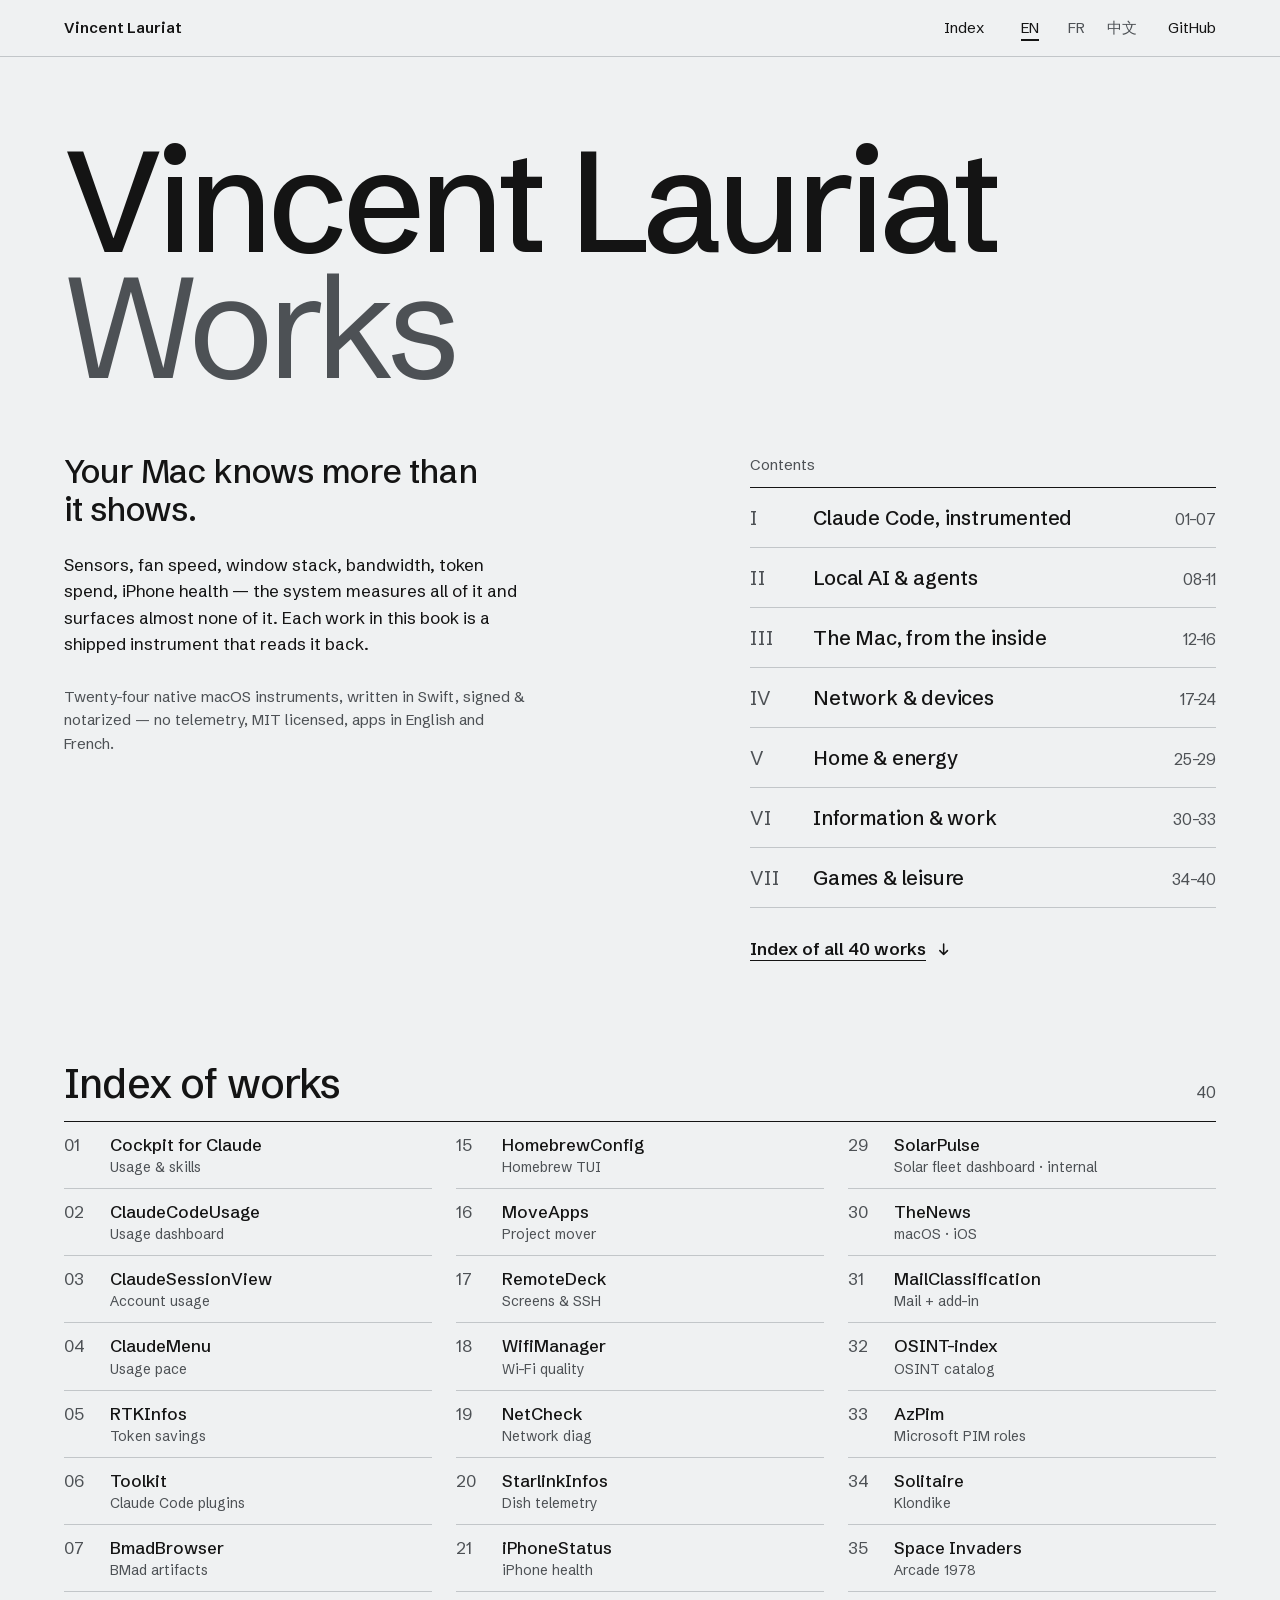
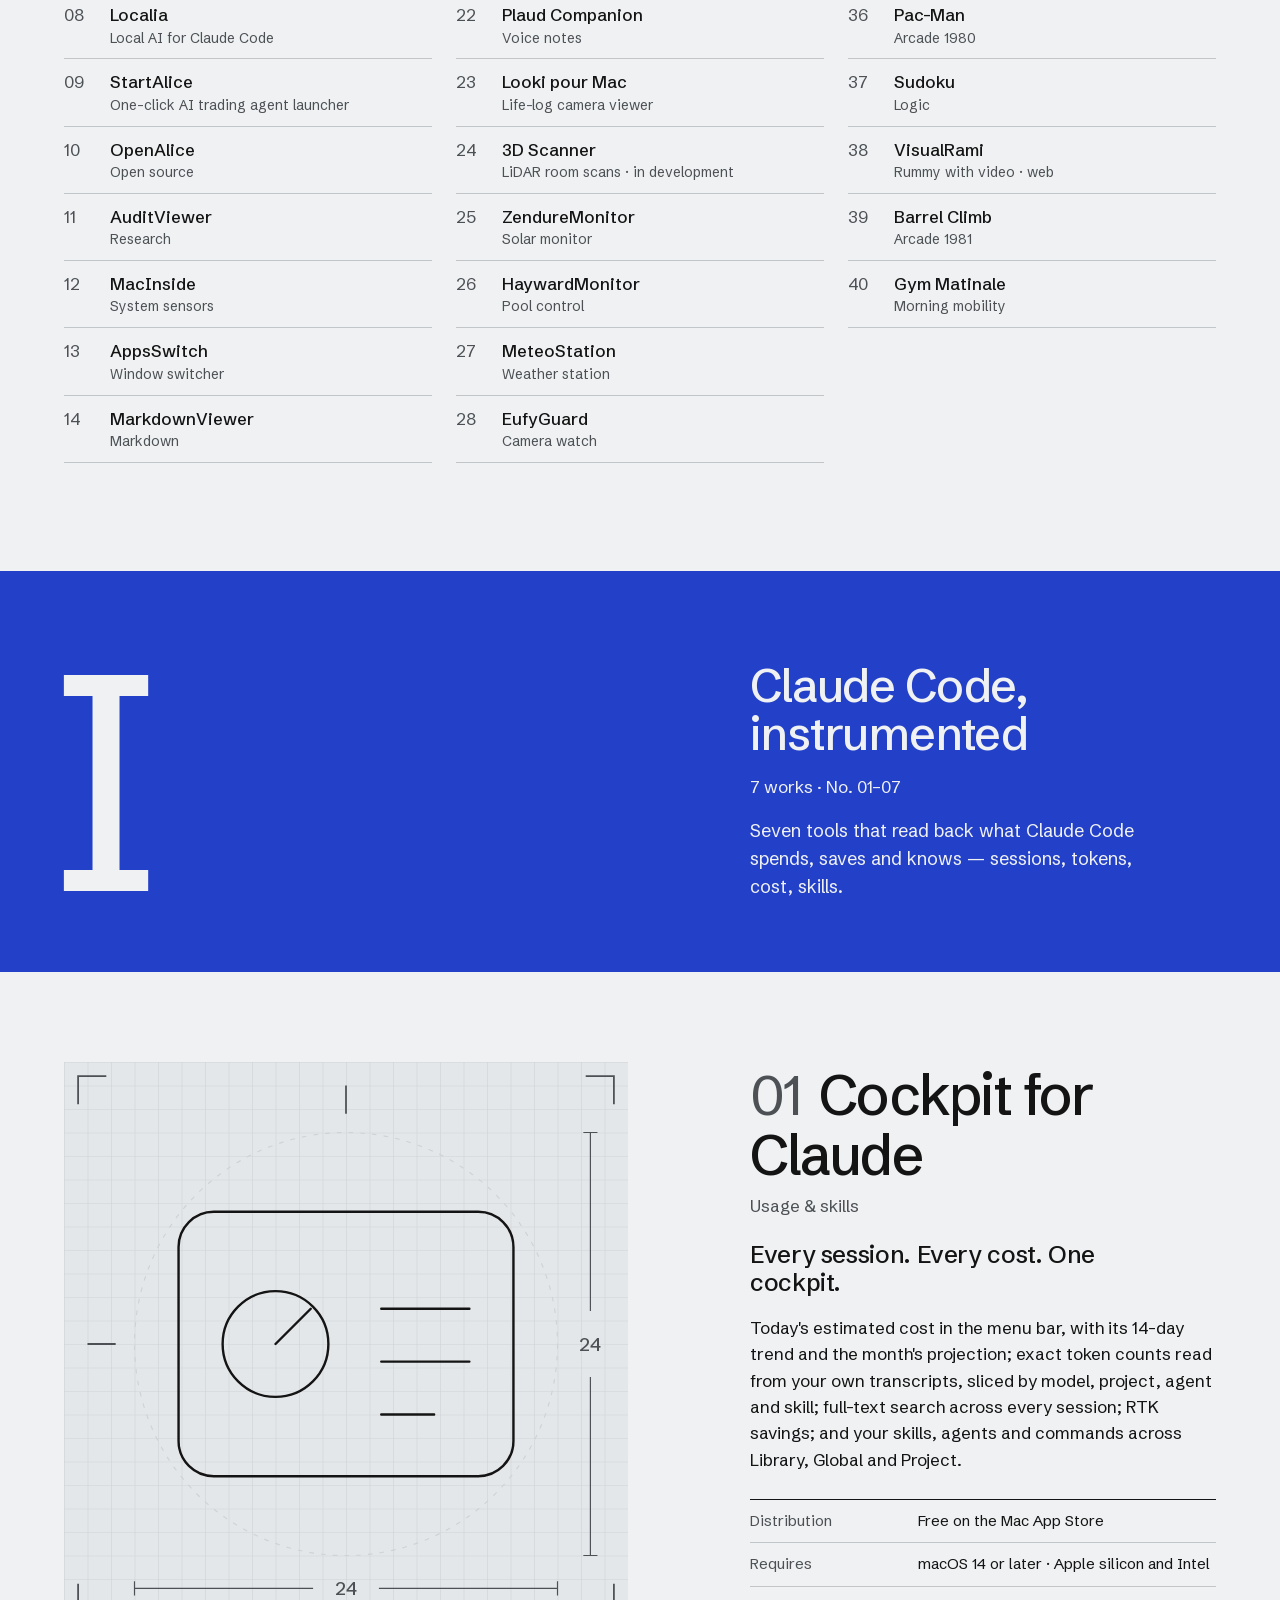
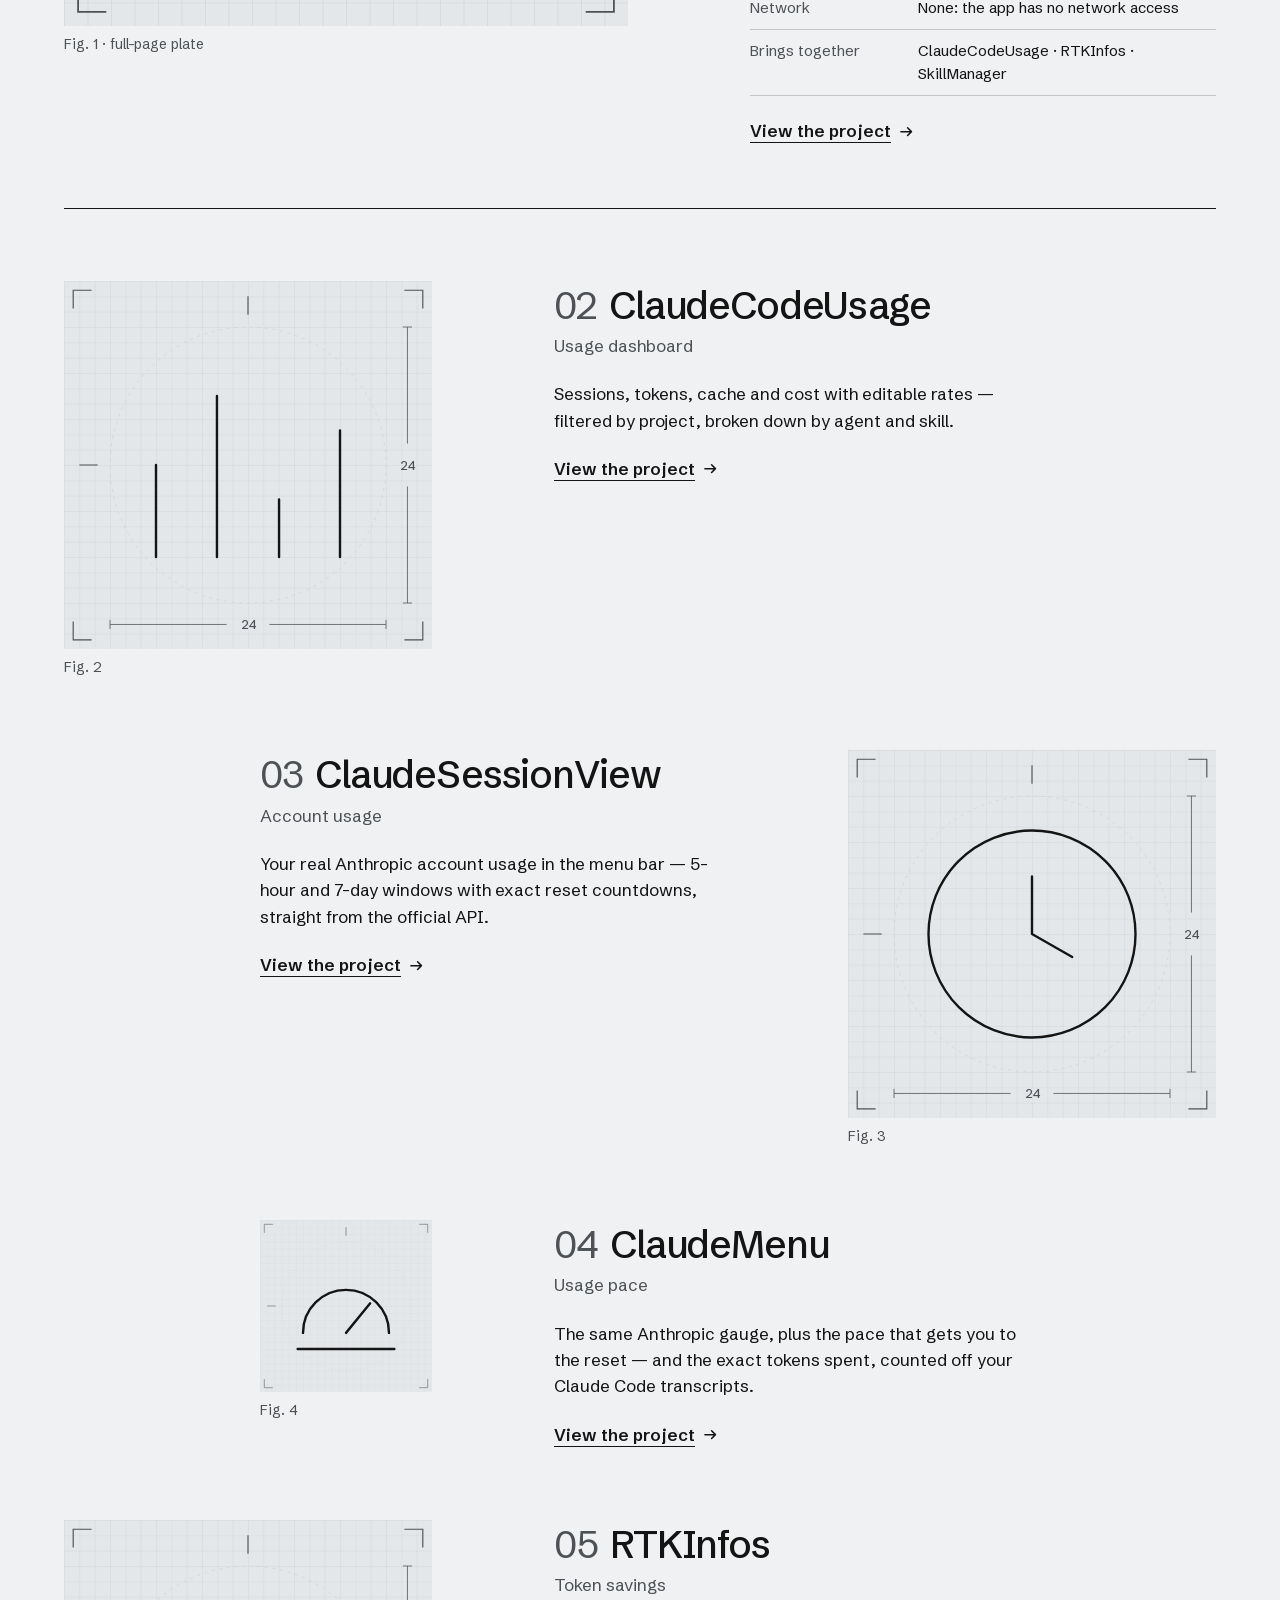
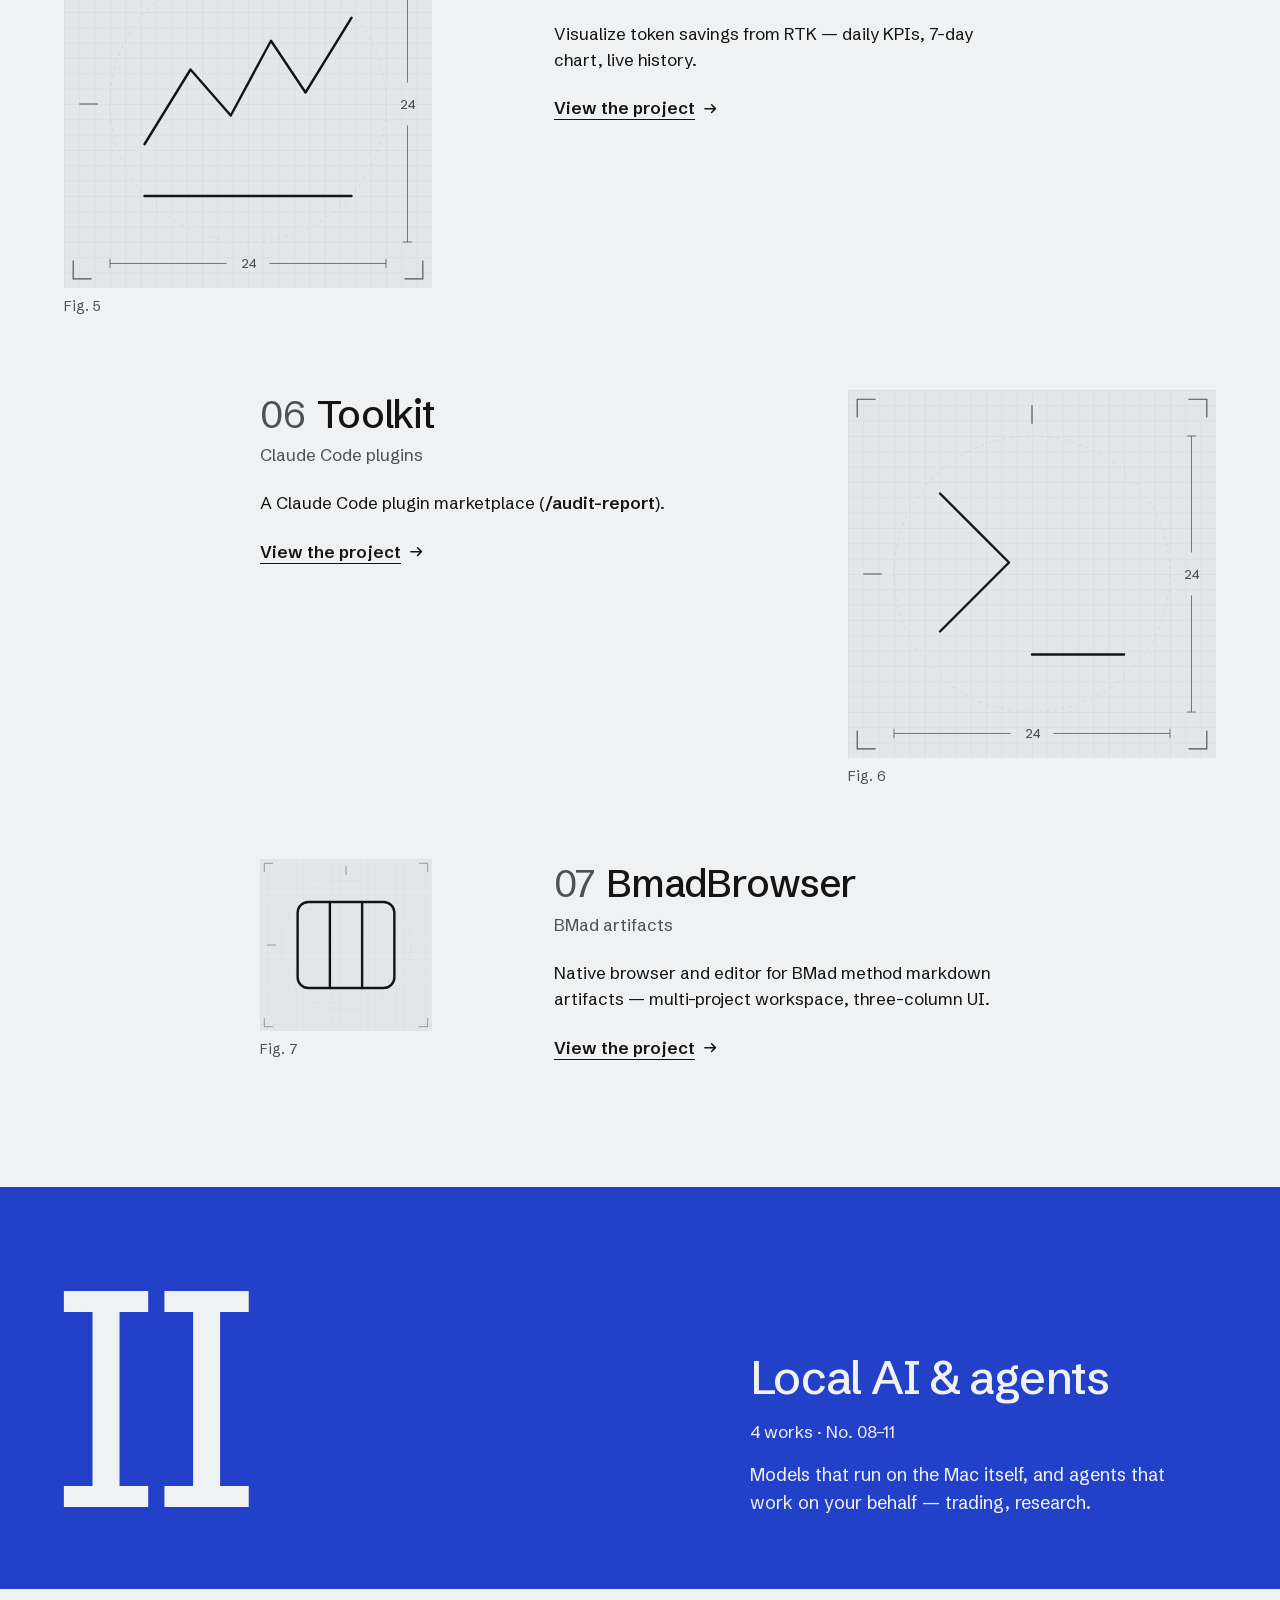
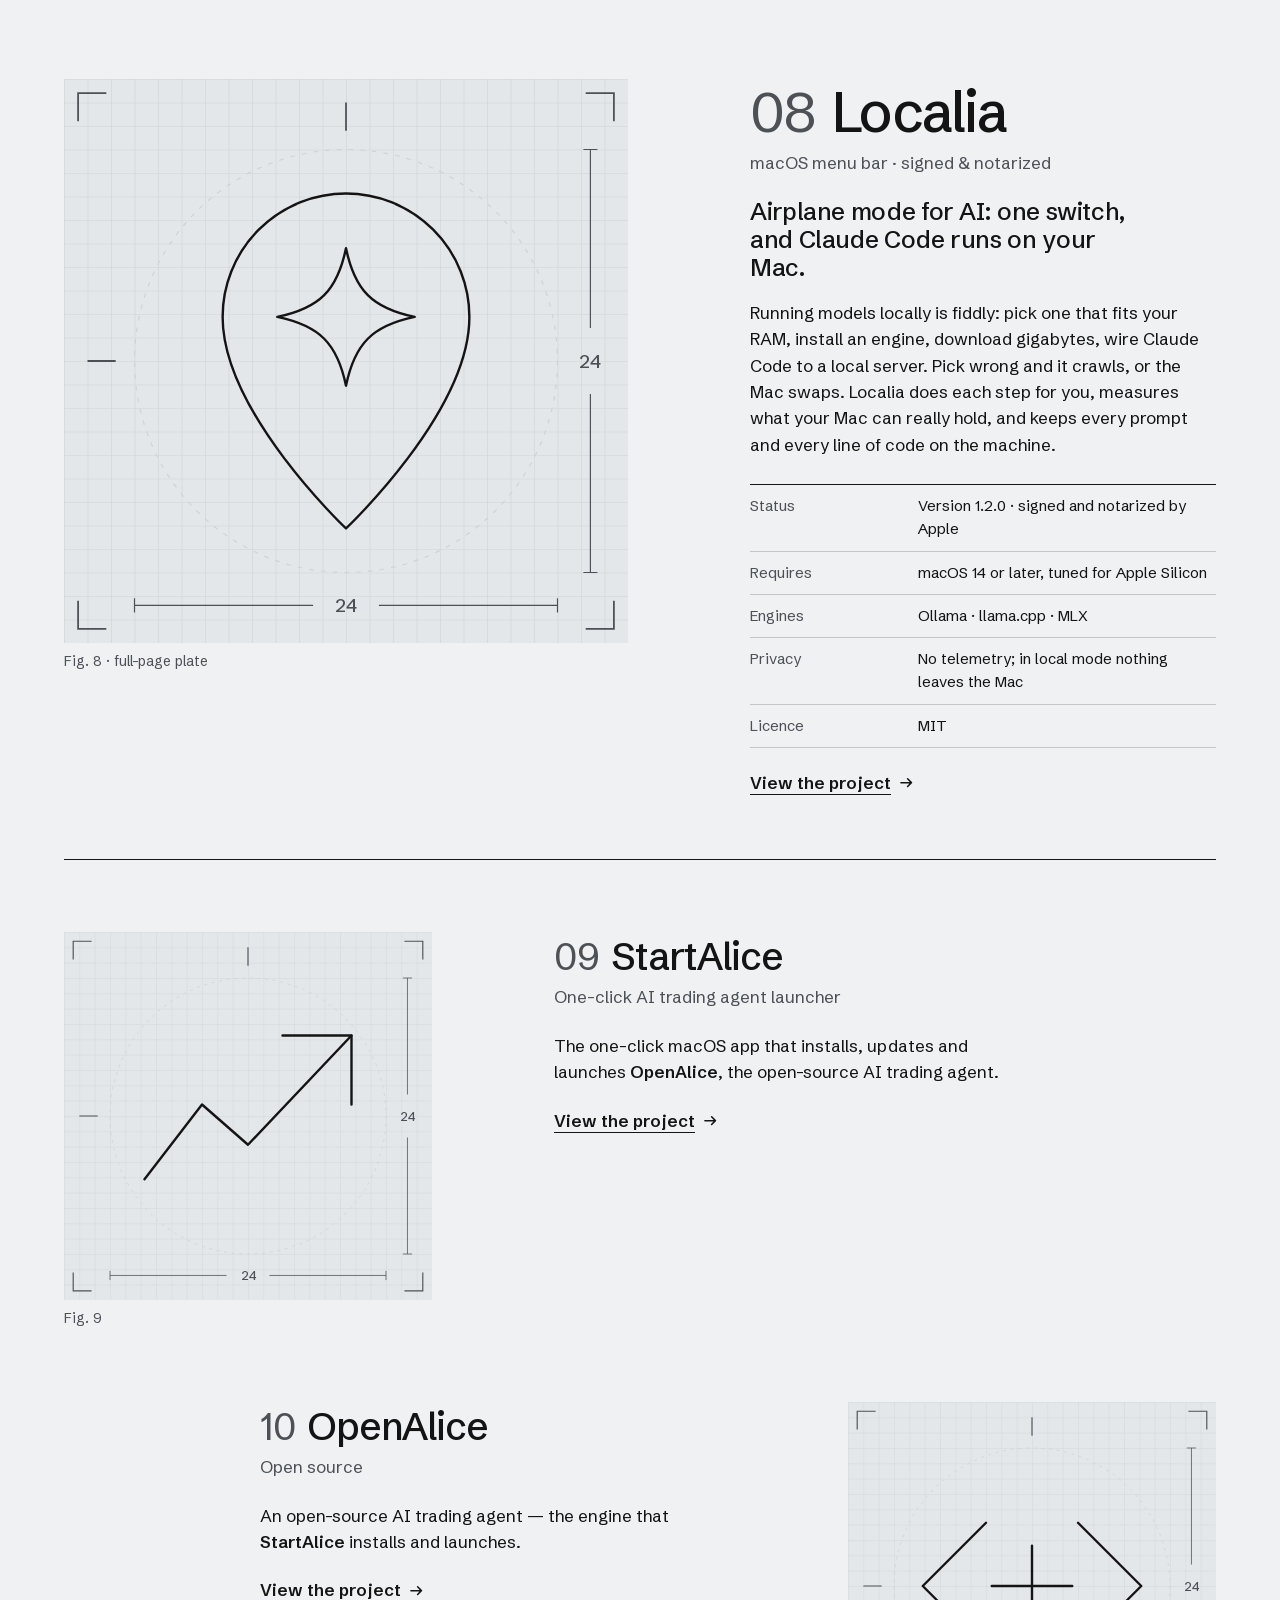
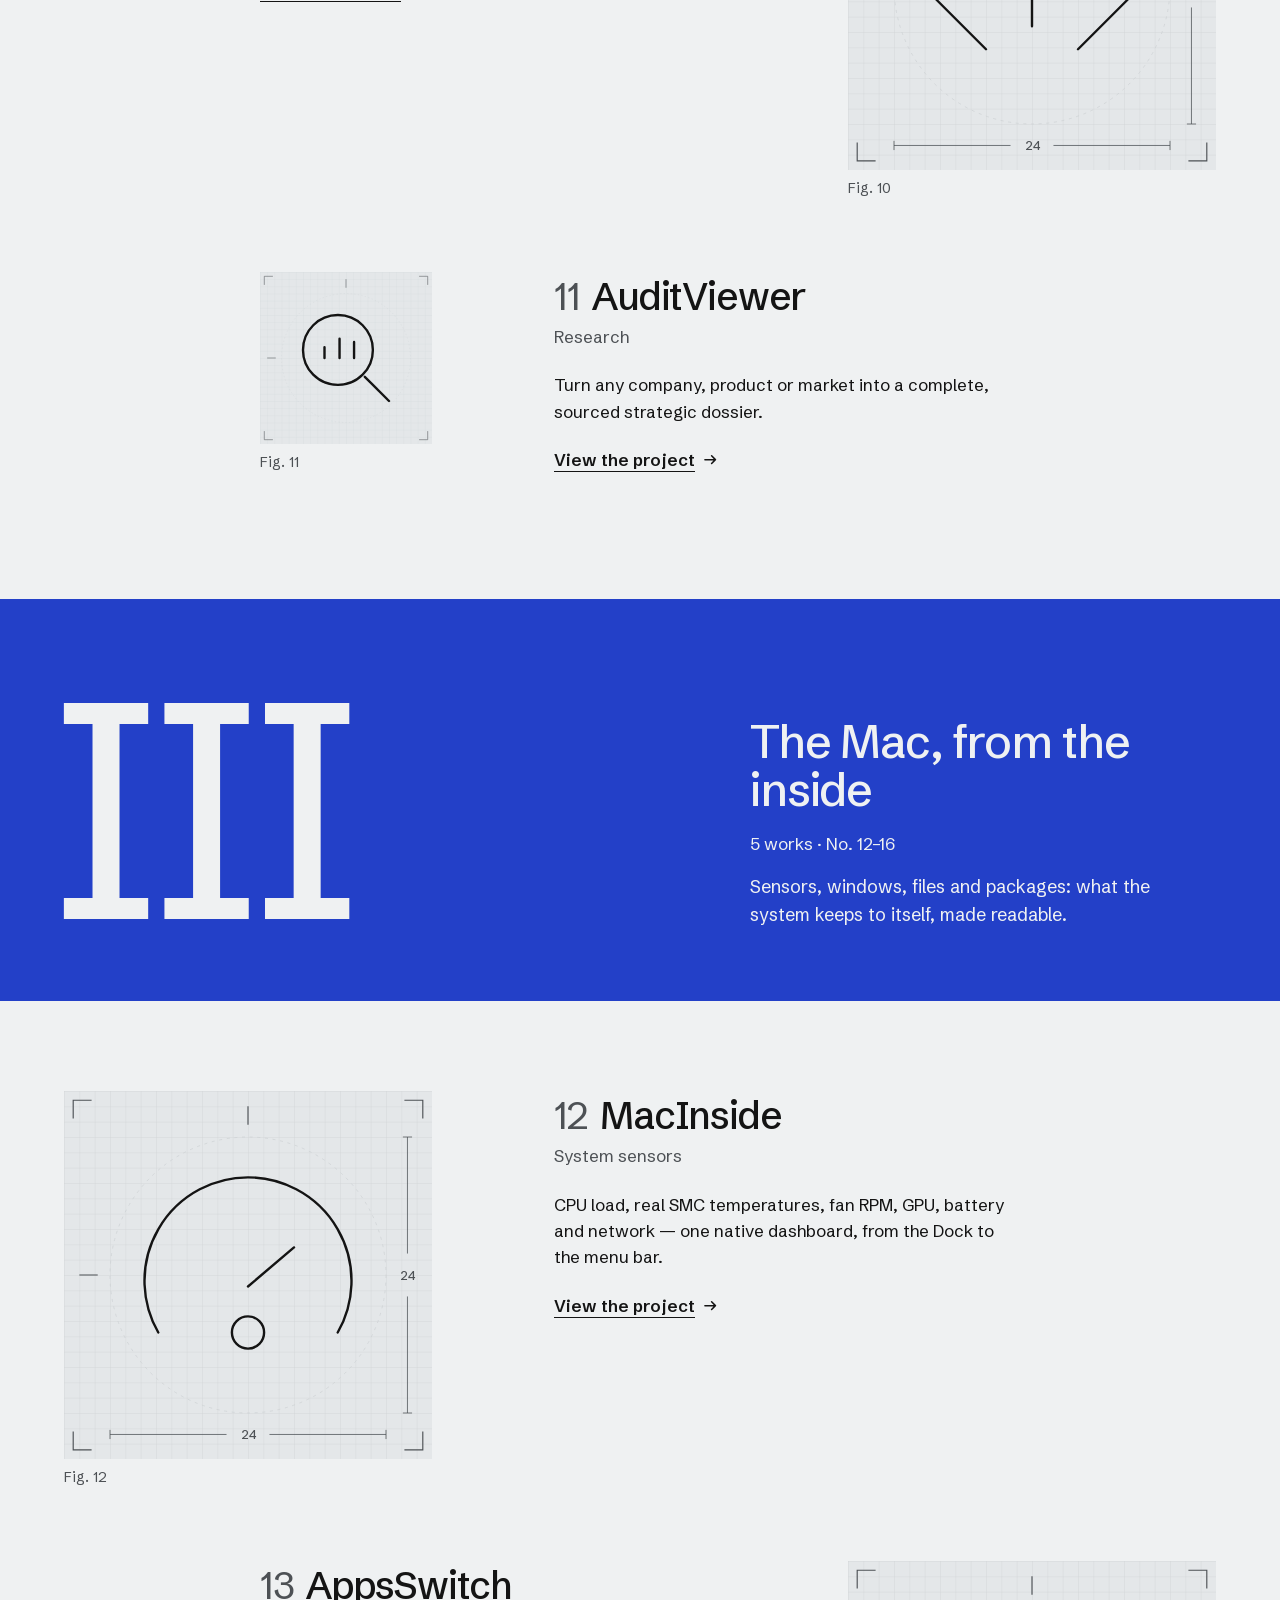
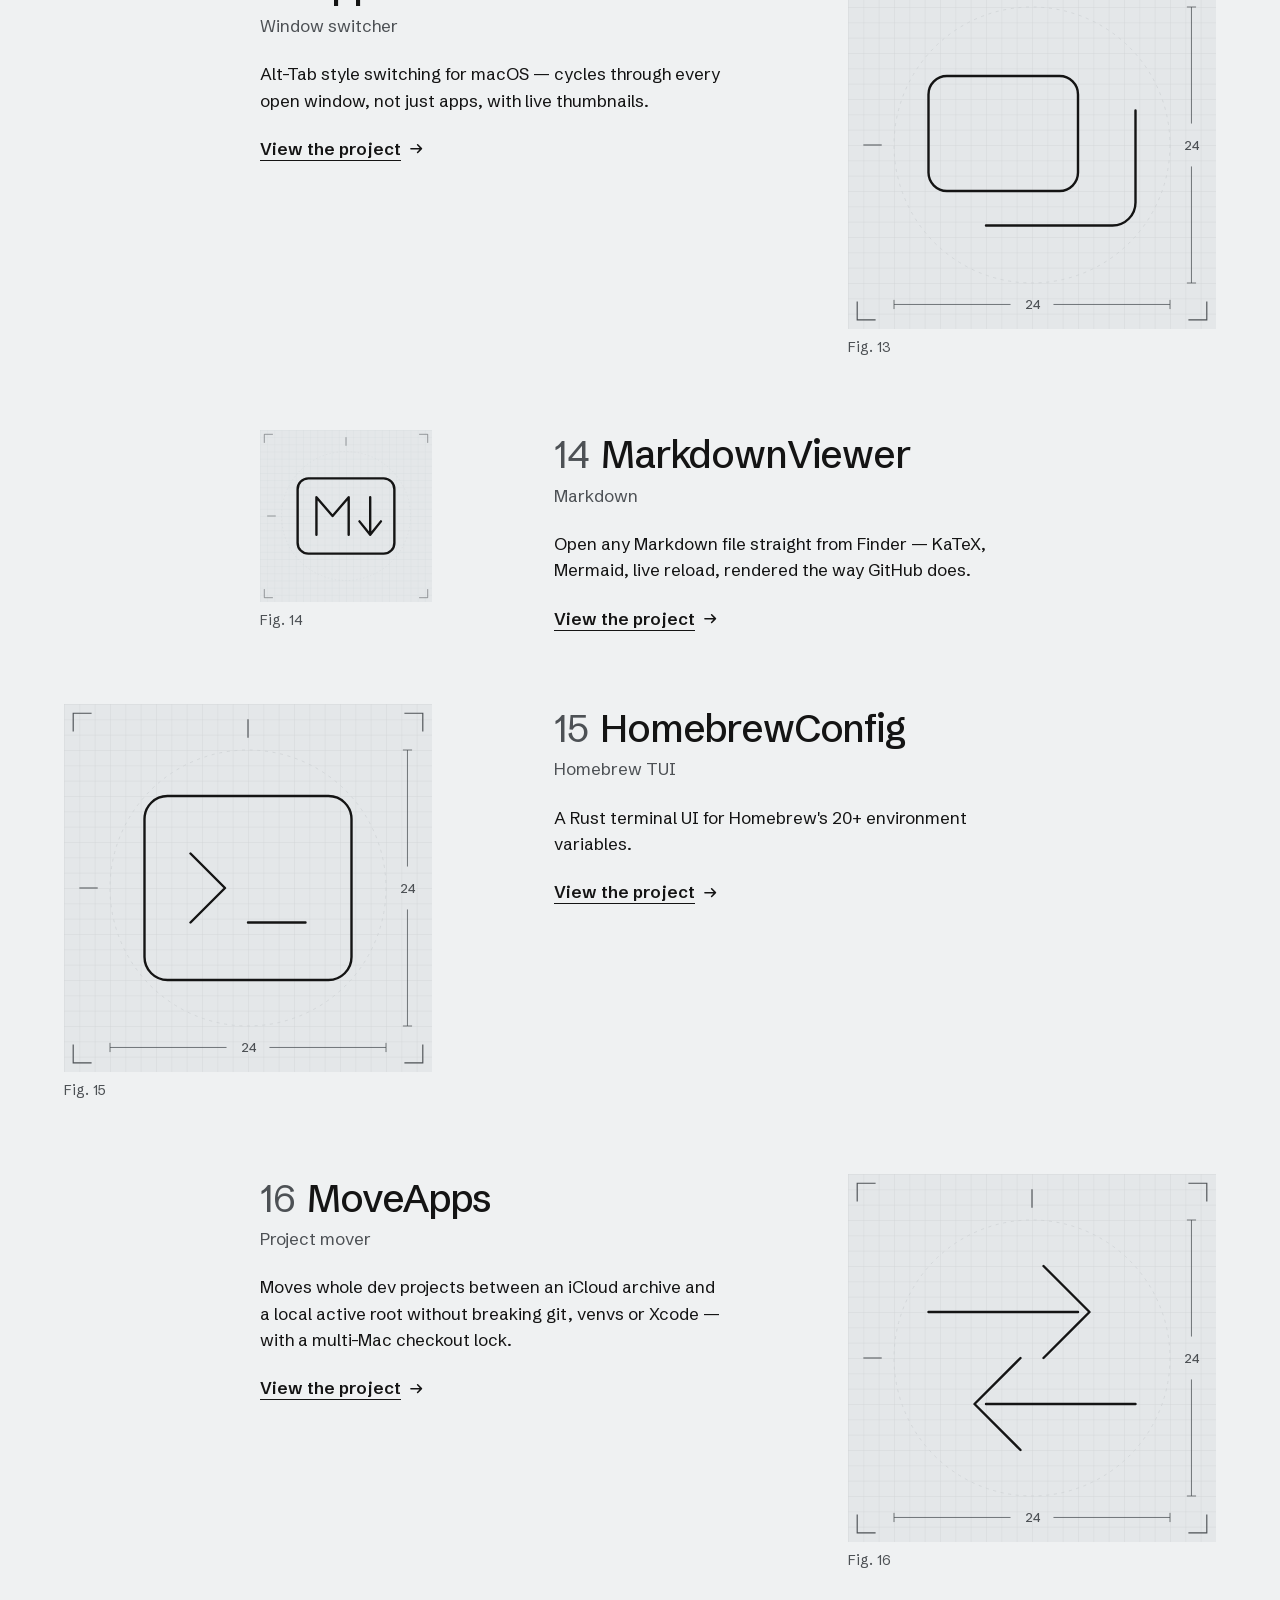
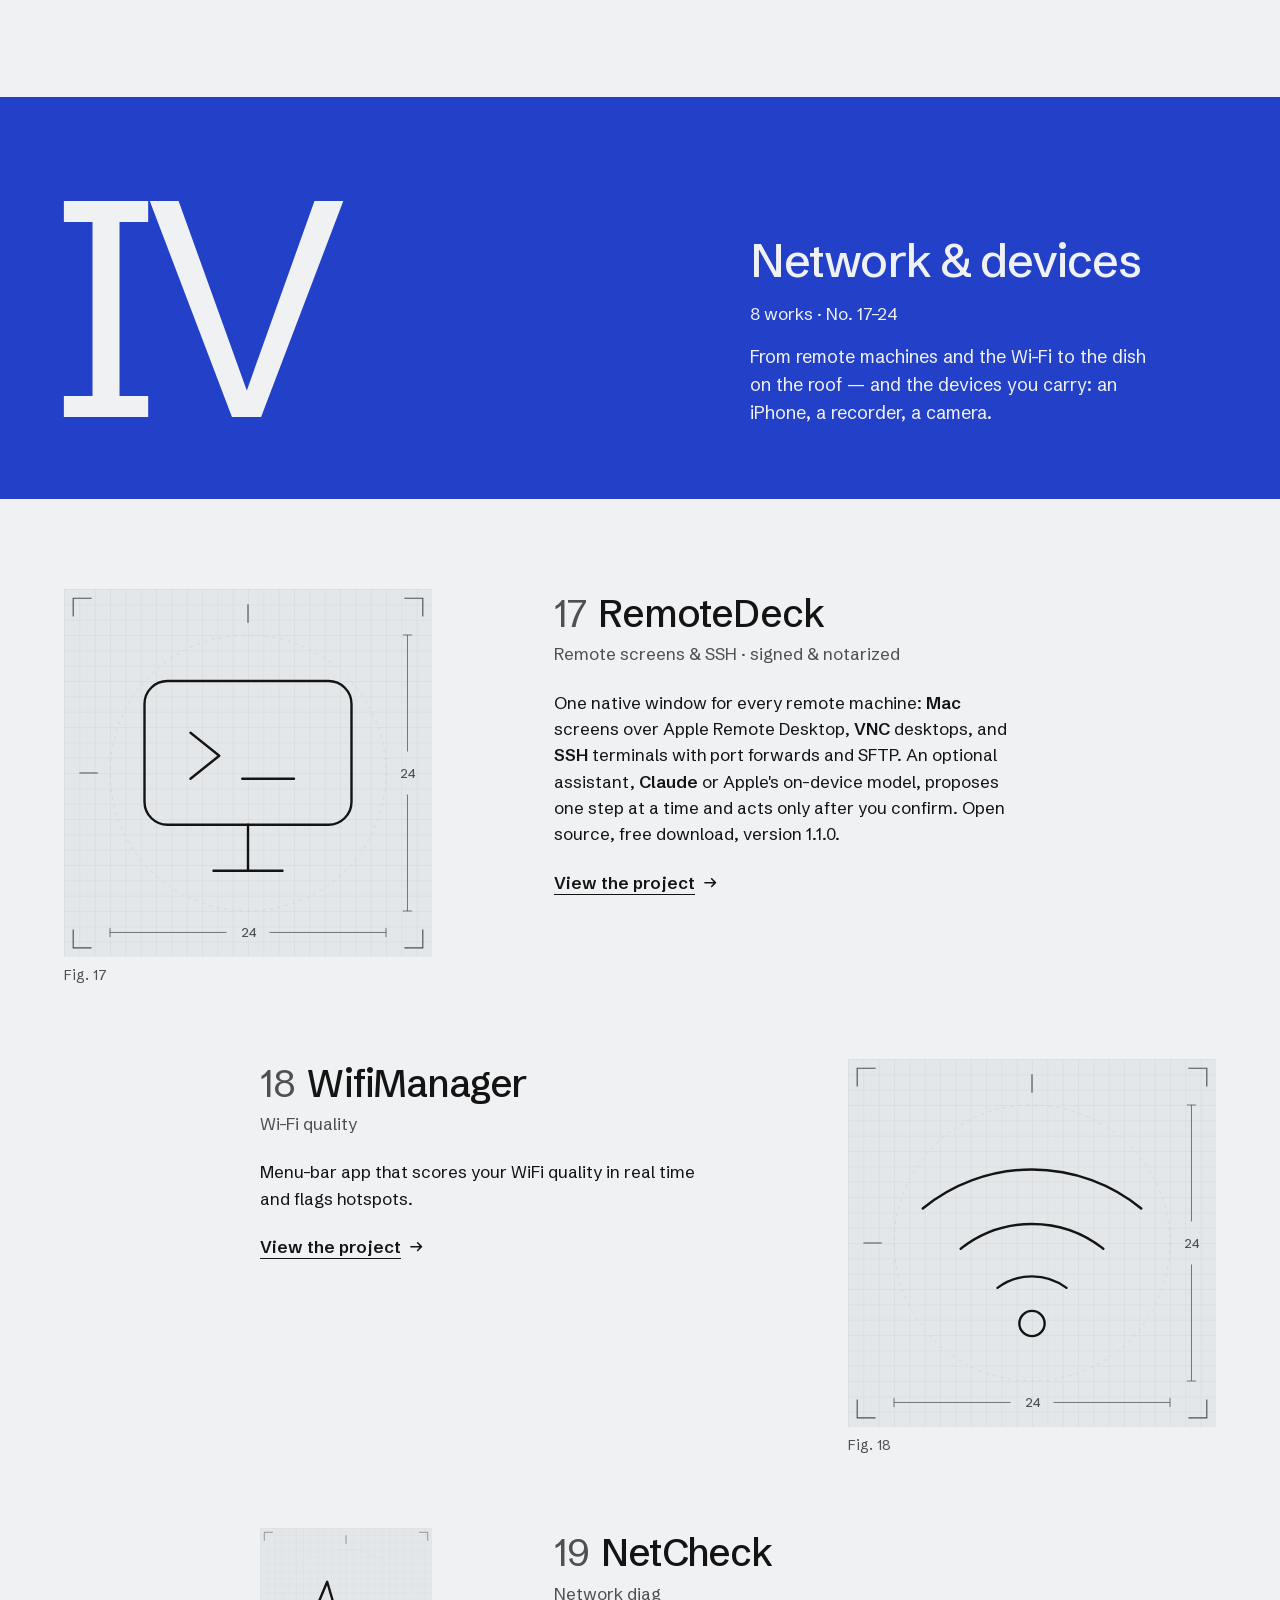
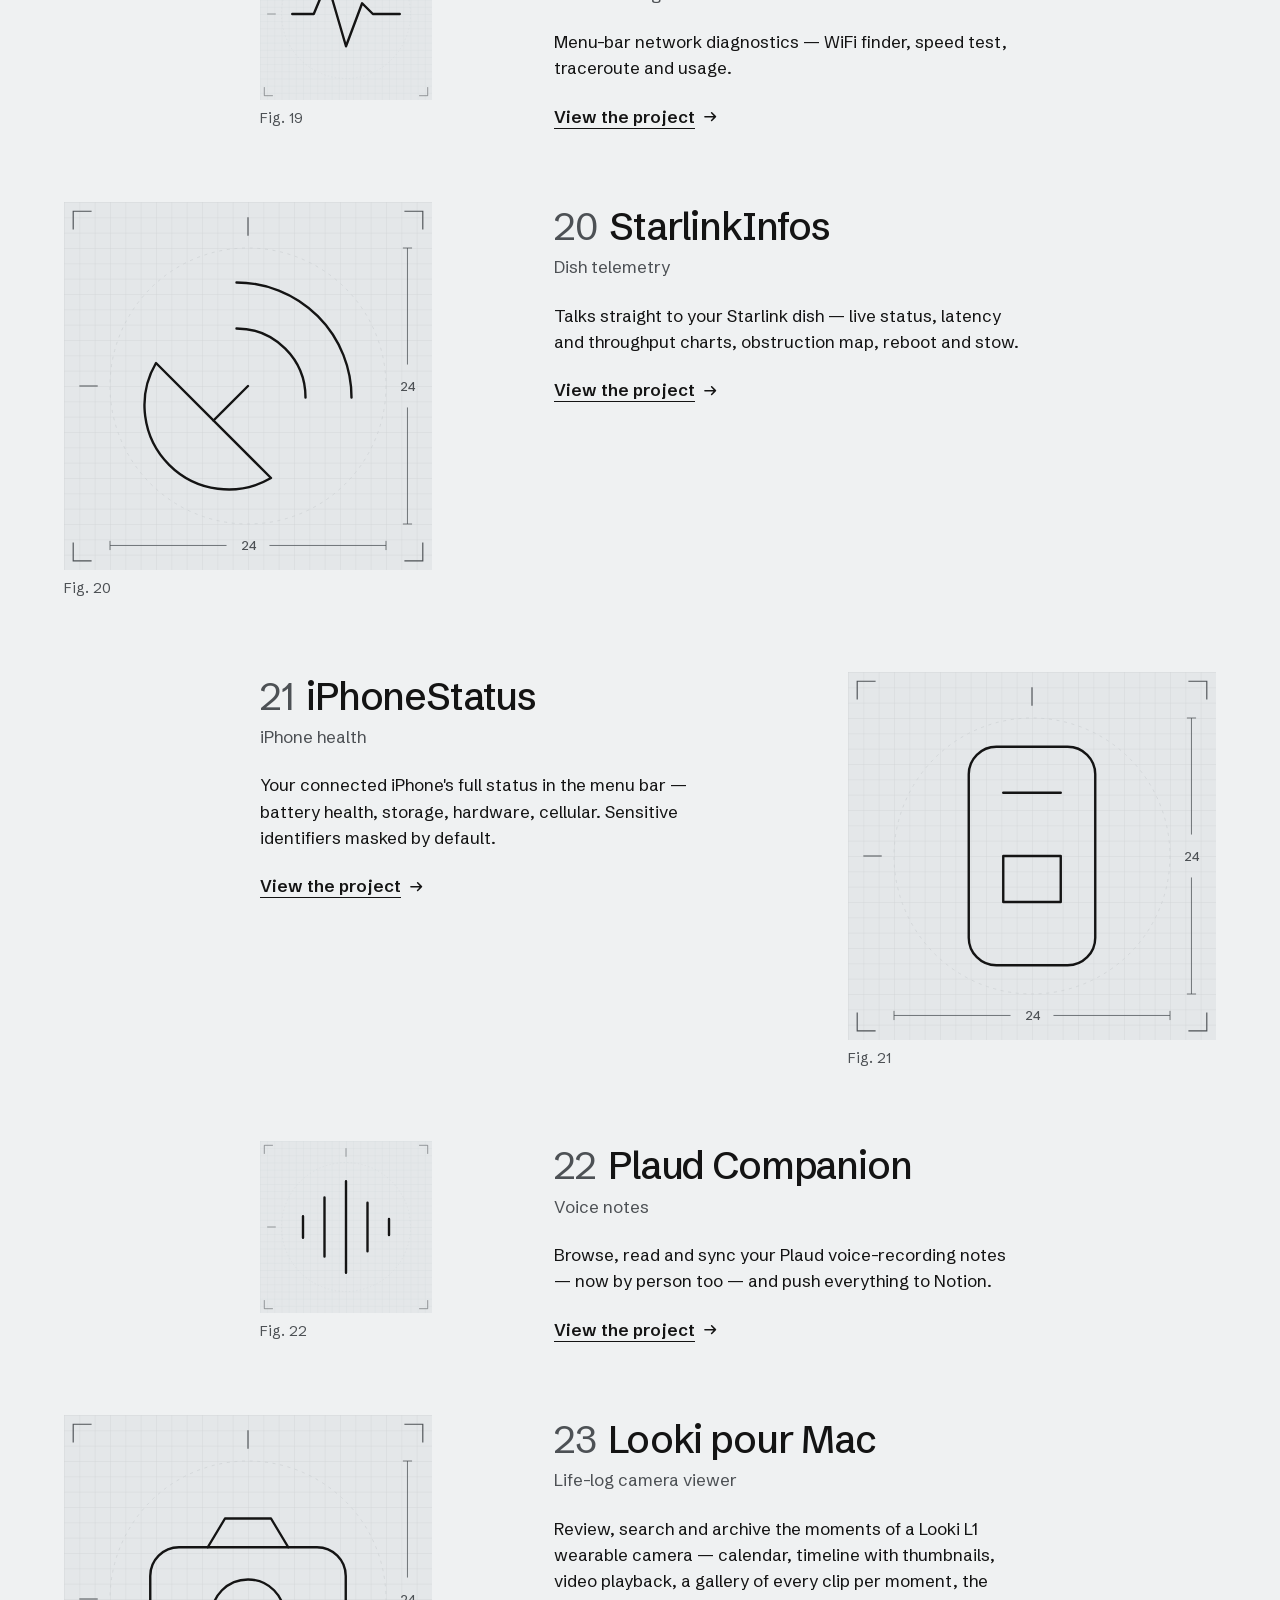
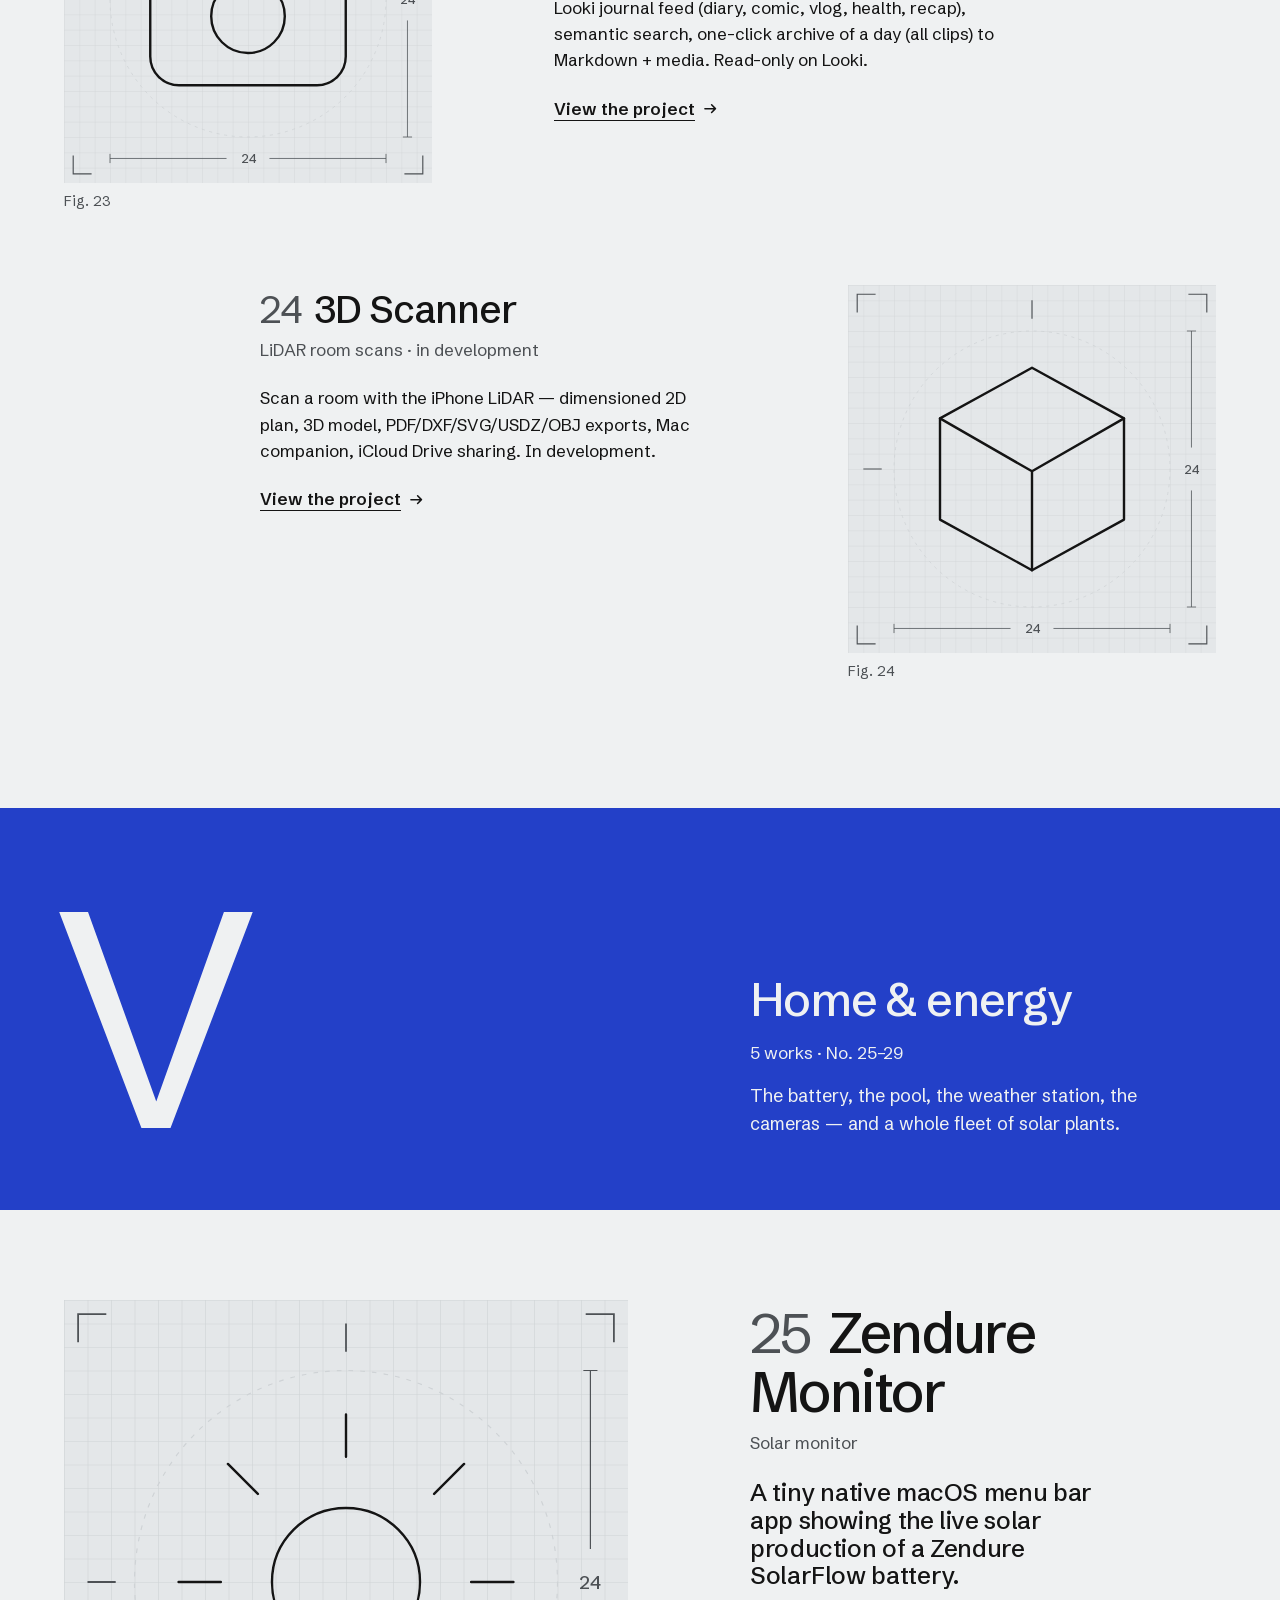
<file: index.html>
<!DOCTYPE html>
<html lang="en">
<head>
<meta charset="UTF-8">
<meta name="viewport" content="width=device-width, initial-scale=1.0">
<title>Vincent Lauriat — Native macOS instruments, open source</title>
<meta name="description" content="Native, notarized macOS &amp; iOS apps and open-source AI tools by Vincent Lauriat: MacInside, TheNews, StartAlice, OpenAlice, MarkdownViewer, RemoteDeck, AppsSwitch, StarlinkInfos, iPhoneStatus, RTKInfos, ClaudeCodeUsage, ClaudeSessionView, ClaudeMenu, Cockpit for Claude, MailClassification, AuditViewer, NetCheck, WifiManager, BmadBrowser, Plaud Companion, Looki pour Mac, 3D Scanner, Gym Matinale, MoveApps, OSINT-index, HomebrewConfig, Toolkit, ZendureMonitor, HaywardMonitor, MeteoStation, EufyGuard, Solitaire, Space Invaders, Pac-Man, Sudoku, VisualRami, Barrel Climb, AzPim, Localia.">
<meta property="og:title" content="Vincent Lauriat — Native macOS instruments, open source">
<meta property="og:description" content="Twenty-four native macOS instruments that surface what the system keeps to itself — plus six games. Signed, notarized, open source, no telemetry.">
<meta property="og:type" content="website">
<meta property="og:url" content="https://vincentlauriat.github.io/">
<meta property="og:image" content="https://vincentlauriat.github.io/assets/og.png">
<meta property="og:image:width" content="1200">
<meta property="og:image:height" content="630">
<meta name="twitter:card" content="summary_large_image">
<meta name="theme-color" content="#eff1f2">
<link rel="icon" type="image/svg+xml" href="assets/favicon.svg">
<!-- Schibsted Grotesk (OFL), variable 400–900, sous-ensemble latin auto-hébergé : 47 Ko,
     la seule fonte de la page. Le chinois tombe sur la pile système de base.css. -->
<link rel="preload" href="assets/schibsted.woff2" as="font" type="font/woff2" crossorigin>
<link rel="stylesheet" href="assets/base.css">
<style>
  /* ══ LA MONOGRAPHIE ═══════════════════════════════════════════════════
     Le hub est le livre d'agence d'un seul auteur : page de titre, sommaire,
     index des réalisations, quatre chapitres ouverts par une pleine page cobalt,
     chaque réalisation présentée comme une planche dessinée — son pictogramme
     retracé au trait sur une trame de construction — et une légende.
     Papier gris clair, encre, un seul bleu. Grille de 12 colonnes.
     base.css garde le trilingue et le plancher a11y. */

  @font-face{font-family:"Schibsted Grotesk";src:url("assets/schibsted.woff2") format("woff2");
    font-weight:400 900;font-display:swap}

  :root{
    --paper:#eff1f2;    /* papier gris clair froid, ni crème ni blanc pur */
    --plate:#e4e7e9;    /* fond des planches */
    --ink:#141414;
    --ink-2:#4d5155;    /* légendes, rôles : 7.1:1 sur le papier, 6.4:1 sur les planches */
    --rule:#c2c6c9;
    --grid:#cfd3d6;     /* trame de construction */
    --cobalt:#2340c8;   /* l'unique couleur : ouvertures de chapitre, survol */
    --on-cobalt:#eff1f2;
    --accent:var(--cobalt); --on-accent:var(--on-cobalt);
    --sans:"Schibsted Grotesk", -apple-system, BlinkMacSystemFont, "Segoe UI", Helvetica, Arial,
           "PingFang TC", "Noto Sans TC", "Microsoft JhengHei", sans-serif;
    --gut:clamp(20px,5vw,72px);
    --col:24px;
  }
  html{color-scheme:light;background:var(--paper);scroll-padding-top:72px}
  body{font-family:var(--sans);font-size:1.0625rem;line-height:1.55;color:var(--ink);background:var(--paper);
    -webkit-font-smoothing:antialiased;font-feature-settings:"tnum" 0}
  html body.lang-zh{font-family:var(--sans)}
  html body.lang-zh .title h1{font-size:clamp(3rem,8.4vw,8.5rem);line-height:1}
  /* base.css redescend les h2 en chinois : on rétablit l'échelle du livre */
  html body.lang-zh .index h2{font-size:clamp(1.8rem,3.2vw,2.8rem)}
  html body.lang-zh .op-text h2{font-size:clamp(2rem,3.6vw,3.4rem)}
  html body.lang-zh .colophon h2{font-size:1.25rem}
  h1,h2,h3{font-weight:500;letter-spacing:-.02em;line-height:1.05}
  ::selection{background:var(--cobalt);color:var(--on-cobalt)}
  a{color:inherit}
  :focus-visible{outline:2px solid var(--cobalt);outline-offset:4px;border-radius:0}
  .wrap{max-width:1440px;margin-inline:auto;padding-inline:var(--gut)}
  .g12{display:grid;grid-template-columns:repeat(12,minmax(0,1fr));column-gap:var(--col)}
  .num{font-variant-numeric:tabular-nums}

  /* ── Titre courant ── */
  .running{position:sticky;top:0;z-index:20;background:var(--paper);border-bottom:1px solid var(--rule)}
  .running .wrap{display:flex;align-items:center;gap:24px;min-height:56px;font-size:.9375rem}
  .running .au{font-weight:600;text-decoration:none}
  .running .chap{color:var(--ink-2);flex:1;white-space:nowrap;overflow:hidden;text-overflow:ellipsis}
  .running .ix{text-decoration:none;display:inline-flex;align-items:center;min-height:44px}
  .running .ix:hover,.running .gh:hover{text-decoration:underline;text-underline-offset:4px}
  .langs{display:flex;gap:2px}
  .langs button{font:inherit;min-height:44px;min-width:44px;padding:0 6px;border:0;background:transparent;color:var(--ink-2);cursor:pointer}
  .langs button.on{color:var(--ink);text-decoration:underline;text-underline-offset:6px;text-decoration-thickness:2px}
  .langs button:not(.on):hover{color:var(--ink)}
  .gh{text-decoration:none;display:inline-flex;align-items:center;min-height:44px}

  /* ── Page de titre ── */
  .title{padding:clamp(48px,9vh,112px) 0 clamp(56px,10vh,120px)}
  .title h1{grid-column:1/-1;font-size:clamp(3.4rem,11.2vw,11.5rem);line-height:.88;letter-spacing:-.04em;font-weight:500}
  .title h1 .sub{display:block;color:var(--ink-2);font-weight:400}
  .t-left{grid-column:1/7;margin-top:clamp(40px,7vh,88px)}
  .t-right{grid-column:8/-1;margin-top:clamp(40px,7vh,88px)}
  .thesis{font-size:clamp(1.6rem,2.6vw,2.4rem);line-height:1.12;font-weight:500;letter-spacing:-.02em;max-width:20ch}
  .lede{margin-top:24px;max-width:46ch;color:var(--ink)}
  .colophon-line{margin-top:28px;color:var(--ink-2);max-width:52ch;font-size:.9375rem}
  .lbl{font-size:.9375rem;color:var(--ink-2);padding-bottom:10px;border-bottom:1px solid var(--ink)}
  .contents{list-style:none}
  .contents a{display:grid;grid-template-columns:3.2rem minmax(0,1fr) auto;align-items:baseline;gap:12px;
    padding:14px 0;border-bottom:1px solid var(--rule);text-decoration:none;font-size:1.25rem;font-weight:500;letter-spacing:-.01em}
  .contents .cn{color:var(--ink-2);font-weight:400}
  .contents .cr{color:var(--ink-2);font-weight:400;font-size:1rem;font-variant-numeric:tabular-nums}
  .contents a:hover .ct{color:var(--cobalt)}
  .to-index{display:inline-flex;align-items:center;gap:10px;min-height:44px;margin-top:20px;font-weight:600;
    text-decoration:underline;text-underline-offset:5px;text-decoration-thickness:1px}
  .to-index:hover{color:var(--cobalt)}

  /* ── Index des réalisations ── */
  .index{padding:0 0 clamp(72px,12vh,140px)}
  .index h2{grid-column:1/-1;font-size:clamp(1.8rem,3.2vw,2.8rem);display:flex;justify-content:space-between;align-items:baseline;
    gap:24px;padding-bottom:16px;border-bottom:1px solid var(--ink)}
  .index h2 .num{font-size:1rem;color:var(--ink-2);font-weight:400;letter-spacing:0}
  .ilist{grid-column:1/-1;list-style:none;columns:3 18rem;column-gap:var(--col)}
  .ilist li{break-inside:avoid}
  .ilist a{display:grid;grid-template-columns:2.4rem minmax(0,1fr);column-gap:8px;padding:10px 0 11px;
    border-bottom:1px solid var(--rule);text-decoration:none;min-height:44px}
  .ino{color:var(--ink-2);font-variant-numeric:tabular-nums;grid-row:1/3}
  .inm{font-weight:500}
  .irl{grid-column:2;color:var(--ink-2);font-size:.875rem;line-height:1.35}
  .ilist a:hover .inm{color:var(--cobalt)}

  /* ── Ouvertures de chapitre : la pleine page cobalt ── */
  .opener{background:var(--cobalt);color:var(--on-cobalt);padding:clamp(56px,10vh,120px) 0 clamp(48px,8vh,96px)}
  .op-grid{display:grid;grid-template-columns:repeat(12,minmax(0,1fr));column-gap:var(--col);align-items:end}
  .numeral{grid-column:1/7;font-size:clamp(7rem,24vw,22rem);line-height:.78;letter-spacing:-.06em;font-weight:400;margin-left:-.04em}
  .op-text{grid-column:8/-1}
  .op-text h2{font-size:clamp(2rem,3.6vw,3.4rem);letter-spacing:-.025em}
  .op-count{margin-top:16px;font-variant-numeric:tabular-nums}
  .op-intro{margin-top:16px;max-width:38ch;font-size:1.125rem}

  /* ── Les réalisations : planche + légende, trois mises en page qui alternent ── */
  .works{padding:clamp(64px,10vh,120px) var(--gut) clamp(40px,6vh,72px)}
  .work{margin-bottom:clamp(56px,8vh,104px)}
  .wl{display:grid;grid-template-columns:repeat(12,minmax(0,1fr));column-gap:var(--col);align-items:start;text-decoration:none}
  .plate{margin:0}
  .plate figcaption{margin-top:8px;font-size:.875rem;color:var(--ink-2);font-variant-numeric:tabular-nums}
  .dwg{display:block;width:100%;height:auto;color:var(--ink)}
  .dwg .ic{fill:none;stroke:var(--ink);stroke-linecap:round;stroke-linejoin:round}
  .dwg .ic.filled{fill:var(--ink);stroke:none}
  /* hiérarchie des traits : l'objet en trait fort, repères et cotes en trait fin, trame en cheveu */
  .dwg .ic *{vector-effect:non-scaling-stroke;stroke-width:2.4px}
  .cap{padding-top:4px}
  .wno{display:inline-block;margin-right:.32em;color:var(--ink-2);font-weight:400;font-variant-numeric:tabular-nums}
  .wn{margin-top:0;font-size:clamp(1.9rem,3vw,2.75rem);letter-spacing:-.03em;overflow-wrap:break-word}
  .role{margin-top:8px;color:var(--ink-2);font-size:1.0625rem}
  .desc{margin-top:22px;max-width:52ch}
  .desc b{font-weight:600}
  .go{display:inline-flex;align-items:center;gap:8px;margin-top:22px;font-weight:600;
    text-decoration:underline;text-underline-offset:5px;text-decoration-thickness:1px}
  .arw{width:.9em;height:.9em;fill:none;stroke:currentColor;stroke-width:1.6;stroke-linecap:round;stroke-linejoin:round;flex:none}
  .to-index .arw{transform:rotate(90deg)}
  .wl:hover .wn,.wl:hover .go,.wl:focus-visible .wn,.wl:focus-visible .go{color:var(--cobalt)}
  .wl:hover .dwg .ic,.wl:focus-visible .dwg .ic{stroke:var(--cobalt)}
  .wl:hover .dwg .ic.filled,.wl:focus-visible .dwg .ic.filled{fill:var(--cobalt)}
  /* A : grande planche à gauche · B : planche à droite · C : petite planche, légende large */
  .wa .plate{grid-column:1/5}  .wa .cap{grid-column:6/11}
  .wb .plate{grid-column:9/-1;grid-row:1} .wb .cap{grid-column:3/8;grid-row:1}
  .wc .plate{grid-column:3/5}  .wc .cap{grid-column:6/11}
  .wc .dims{display:none}

  /* ── Planche hors-texte : une réalisation en double page, en tête de son chapitre ── */
  .ht{padding-bottom:clamp(48px,7vh,88px);border-bottom:1px solid var(--ink)}
  .ht .plate{grid-column:1/7}
  .ht .cap{grid-column:8/-1}
  .ht .wn{font-size:clamp(2.4rem,4.4vw,4.25rem);letter-spacing:-.035em}
  .ht-thesis{margin-top:22px;font-size:clamp(1.3rem,1.9vw,1.75rem);line-height:1.15;font-weight:500;letter-spacing:-.015em;max-width:26ch}
  .ht .desc{margin-top:18px}
  .facts{margin-top:26px;max-width:52ch;border-top:1px solid var(--ink);font-size:.9375rem}
  .facts div{display:grid;grid-template-columns:9.5rem minmax(0,1fr);gap:16px;padding:9px 0 10px;border-bottom:1px solid var(--rule)}
  .facts dt{color:var(--ink-2)}

  /* le traceur : la tête passe une fois de gauche à droite quand la planche entre à l'écran */
  .dwg.pending .ic{clip-path:inset(0 100% 0 0) view-box}
  .dwg.drawn .ic{clip-path:inset(0 0 0 0) view-box;transition:clip-path 1.3s cubic-bezier(.65,0,.35,1)}

  /* ── Colophon ── */
  .colophon{border-top:1px solid var(--ink);padding:40px 0 64px}
  .colophon .c1{grid-column:1/6} .colophon .c2{grid-column:7/10} .colophon .c3{grid-column:10/-1}
  .colophon h2{font-size:1.25rem;margin-bottom:12px}
  .colophon p{color:var(--ink-2);max-width:52ch;font-size:.9375rem}
  .colophon p + p{margin-top:10px}
  .colophon a{color:var(--ink);text-underline-offset:4px}
  .colophon a:hover{color:var(--cobalt)}

  @media (max-width:960px){
    .ht .plate{grid-column:1/6} .ht .cap{grid-column:7/-1}
    .t-left{grid-column:1/-1}
    .t-right{grid-column:1/-1;margin-top:48px}
    .numeral{grid-column:1/-1}
    .op-text{grid-column:1/-1;margin-top:24px}
    .wa .plate,.wb .plate{grid-column:1/6;grid-row:auto} .wa .cap,.wb .cap{grid-column:7/-1;grid-row:auto}
    .wc .plate{grid-column:1/5} .wc .cap{grid-column:6/-1}
    .colophon .c1,.colophon .c2,.colophon .c3{grid-column:1/-1;margin-top:24px}
  }
  @media (max-width:600px){
    .ht .plate,.ht .cap{grid-column:1/-1}
    .ht .cap{margin-top:16px}
    .ht .wn{font-size:2rem}
    .facts div{grid-template-columns:7rem minmax(0,1fr)}
    body{font-size:1rem}
    .running .chap,.running .gh{display:none}
    .running .wrap{gap:12px}
    /* la planche A reste une planche sur téléphone : pleine colonne, légende dessous */
    .wa .plate{grid-column:1/-1}
    .wa .cap{grid-column:1/-1;margin-top:16px}
    .wb .dims{display:none}
    .wb .plate,.wc .plate{grid-column:1/5}
    .wb .cap,.wc .cap{grid-column:5/-1;padding-top:0}
    .wl{column-gap:16px}
    .wn{font-size:1.5rem;margin-top:4px}
    .desc{margin-top:12px;font-size:.9375rem}
    .go{margin-top:12px}
    .work{margin-bottom:48px}
    .ilist{columns:2;column-gap:16px}
    .irl{display:none}
    .ilist a{grid-template-columns:1.9rem minmax(0,1fr);align-items:center}
    .ino{grid-row:auto}
    .inm{overflow-wrap:break-word}
  }
  @media (prefers-reduced-motion: reduce){
    .dwg.pending .ic{clip-path:none}
  }
</style>
<script defer src="/vl.js"></script>
</head>
<body class="lang-en">
<!-- THESIS: the hub is one author's monograph — a title page, a contents list, an index of
     works, seven themed chapters, every project a numbered plate (a few as full-page plates); it refuses the dev-portfolio grid,
     the costume of the old case and the decoration of the teletext round.
     OWN-WORLD: cool light-grey paper, ink, one cobalt; Schibsted Grotesk only; a 12-column
     grid with generous margins; each work drawn as its own pictogram on a construction-grid
     plate with crop marks; full-bleed cobalt chapter openers with a large roman numeral.
     STORY: the visitor reads the author's name and thesis, finds a work in the contents or
     the index, reads its plate and caption, opens its project page; peers read the rigour.
     FIRST VIEWPORT: running head; author name across the page at display scale; thesis and
     lede left; contents with work ranges and the index link right.
     FORM: architect's monograph — pinned by Vincent on 2026-10-12 after the teletext build,
     superseding the roll of seed c3721d9a.
     FINISH: unreviewed and undocumented is unfinished; this build ends with the finish
     review, the verdict, DESIGN.md, and every shipping raster carrying its provenance. -->

<svg width="0" height="0" style="position:absolute" aria-hidden="true" focusable="false">
  <defs>
    <pattern id="grid" width="10" height="10" patternUnits="userSpaceOnUse">
      <rect width="10" height="10" style="fill:var(--plate)"/>
      <path d="M10 0H0V10" style="fill:none;stroke:var(--grid)" stroke-width=".5"/>
    </pattern>
    <g id="marks" style="fill:none;stroke:var(--ink-2)" stroke-width=".75">
      <path d="M6 18V6h12M222 6h12v12M234 222v12h-12M18 234H6v-12"/>
      <path d="M120 10v12M10 120h12"/>
      <circle cx="120" cy="120" r="90" style="stroke:var(--grid)" stroke-width=".5" stroke-dasharray="2 3"/>
    </g>
    <!-- cotes : largeur et hauteur du dessin, 24 unités de la grille d'origine ; réservées aux grandes planches -->
    <g id="dims" style="fill:none;stroke:var(--ink-2)" stroke-width=".5">
      <path d="M30 224h76M134 224h76M30 221v6M210 221v6M224 30v76M224 134v76M221 30h6M221 210h6"/>
      <text x="120" y="227" text-anchor="middle" style="fill:var(--ink-2);stroke:none;font:500 8px var(--sans)">24</text>
      <text x="224" y="123" text-anchor="middle" style="fill:var(--ink-2);stroke:none;font:500 8px var(--sans)">24</text>
    </g>
  </defs>
</svg>

<a class="skip" href="#index"><span class="en">Skip to the index of works</span><span class="fr">Aller à l'index des réalisations</span><span class="zh">跳至作品索引</span></a>

<header class="running">
  <div class="wrap">
    <a class="au" href="#top">Vincent Lauriat</a>
    <span class="chap" id="chap" aria-hidden="true"></span>
    <a class="ix" href="#index"><span class="en">Index</span><span class="fr">Index</span><span class="zh">索引</span></a>
    <div class="langs" role="group" aria-label="Language / Langue / 語言">
      <button type="button" data-lang="en" class="on" onclick="setLang('en')">EN</button>
      <button type="button" data-lang="fr" onclick="setLang('fr')">FR</button>
      <button type="button" data-lang="zh" onclick="setLang('zh')">中文</button>
    </div>
    <a class="gh" href="https://github.com/vincentlauriat" target="_blank" rel="noopener">GitHub</a>
  </div>
</header>

<main id="top">

  <section class="title" aria-labelledby="h-title">
    <div class="wrap g12">
      <h1 id="h-title">Vincent Lauriat<span class="sub"><span class="en">Works</span><span class="fr">Réalisations</span><span class="zh">作品</span></span></h1>
      <div class="t-left">
        <p class="thesis"><span class="en">Your Mac knows more than it shows.</span><span class="fr">Votre Mac en sait plus qu'il n'en montre.</span><span class="zh">你的 Mac 知道的，遠比它顯示的多。</span></p>
        <p class="lede"><span class="en">Sensors, fan speed, window stack, bandwidth, token spend, iPhone health — the system measures all of it and surfaces almost none of it. Each work in this book is a shipped instrument that reads it back.</span><span class="fr">Capteurs, ventilateurs, pile de fenêtres, bande passante, tokens, santé de l'iPhone — le système mesure tout et n'en montre presque rien. Chaque réalisation de ce livre est un instrument livré qui le donne à lire.</span><span class="zh">感測器、風扇轉速、視窗堆疊、頻寬、token 用量、iPhone 健康度——系統全都測量了，卻幾乎什麼都不顯示。本書的每一件作品，都是一件已出廠、把數據讀回來的儀器。</span></p>
        <!-- Règle de comptage : 24 = apps macOS natives Swift — jeux, outils web, OpenAlice (agent),
             HomebrewConfig (TUI Rust), Toolkit (plugins) et MailClassification (.NET) exclus.
             À CHAQUE AJOUT DE PROJET : vérifier ce compte, le chapitre, l'index, la meta description
             et og:description. -->
        <p class="colophon-line"><span class="en">Twenty-four native macOS instruments, written in Swift, signed &amp; notarized — no telemetry, MIT licensed, apps in English and French.</span><span class="fr">Vingt-quatre instruments macOS natifs, écrits en Swift, signés &amp; notarisés — zéro télémétrie, licence MIT, apps en anglais et en français.</span><span class="zh">二十四件原生 macOS 儀器，以 Swift 撰寫、已簽章公證——零遙測、MIT 授權，應用程式提供英文與法文。</span></p>
      </div>
      <nav class="t-right" aria-labelledby="h-contents">
        <p class="lbl" id="h-contents"><span class="en">Contents</span><span class="fr">Sommaire</span><span class="zh">目錄</span></p>
        <ul class="contents">
          <li><a href="#ch-claude"><span class="cn">I</span><span class="ct"><span class="en">Claude Code, instrumented</span><span class="fr">Claude Code, instrumenté</span><span class="zh">Claude Code，儀表化</span></span><span class="cr">01–07</span></a></li>
          <li><a href="#ch-localai"><span class="cn">II</span><span class="ct"><span class="en">Local AI &amp; agents</span><span class="fr">IA locale &amp; agents</span><span class="zh">本機 AI 與代理</span></span><span class="cr">08–11</span></a></li>
          <li><a href="#ch-mac"><span class="cn">III</span><span class="ct"><span class="en">The Mac, from the inside</span><span class="fr">Le Mac, de l'intérieur</span><span class="zh">Mac 的內部</span></span><span class="cr">12–16</span></a></li>
          <li><a href="#ch-net"><span class="cn">IV</span><span class="ct"><span class="en">Network &amp; devices</span><span class="fr">Réseau &amp; appareils</span><span class="zh">網路與裝置</span></span><span class="cr">17–24</span></a></li>
          <li><a href="#ch-home"><span class="cn">V</span><span class="ct"><span class="en">Home &amp; energy</span><span class="fr">Maison &amp; énergie</span><span class="zh">住家與能源</span></span><span class="cr">25–29</span></a></li>
          <li><a href="#ch-info"><span class="cn">VI</span><span class="ct"><span class="en">Information &amp; work</span><span class="fr">Information &amp; travail</span><span class="zh">資訊與工作</span></span><span class="cr">30–33</span></a></li>
          <li><a href="#ch-games"><span class="cn">VII</span><span class="ct"><span class="en">Games &amp; leisure</span><span class="fr">Jeux &amp; loisirs</span><span class="zh">遊戲與休閒</span></span><span class="cr">34–40</span></a></li>
        </ul>
        <a class="to-index" href="#index"><span class="en">Index of all 40 works</span><span class="fr">Index des 40 réalisations</span><span class="zh">全部 40 件作品索引</span><svg class="arw" viewBox="0 0 16 16" aria-hidden="true" focusable="false"><path d="M2 8h11M9 4l4 4-4 4"/></svg></a>
      </nav>
    </div>
  </section>

  <section class="index" id="index" aria-labelledby="h-index" data-chapter="index">
    <div class="wrap g12">
      <h2 id="h-index"><span><span class="en">Index of works</span><span class="fr">Index des réalisations</span><span class="zh">作品索引</span></span><span class="num">40</span></h2>
      <ol class="ilist">
          <li><a href="#w01"><span class="ino">01</span><span class="inm">Cockpit for Claude</span><span class="irl"><span class="en">Usage &amp; skills</span><span class="fr">Usage &amp; skills</span><span class="zh">用量與技能</span></span></a></li>
          <li><a href="#w02"><span class="ino">02</span><span class="inm">Claude<wbr>Code<wbr>Usage</span><span class="irl"><span class="en">Usage dashboard</span><span class="fr">Tableau d'usage</span><span class="zh">用量儀表板</span></span></a></li>
          <li><a href="#w03"><span class="ino">03</span><span class="inm">Claude<wbr>Session<wbr>View</span><span class="irl"><span class="en">Account usage</span><span class="fr">Usage du compte</span><span class="zh">帳戶用量</span></span></a></li>
          <li><a href="#w04"><span class="ino">04</span><span class="inm">Claude<wbr>Menu</span><span class="irl"><span class="en">Usage pace</span><span class="fr">Rythme d'usage</span><span class="zh">用量節奏</span></span></a></li>
          <li><a href="#w05"><span class="ino">05</span><span class="inm">RTKInfos</span><span class="irl"><span class="en">Token savings</span><span class="fr">Économies de tokens</span><span class="zh">token 節省</span></span></a></li>
          <li><a href="#w06"><span class="ino">06</span><span class="inm">Toolkit</span><span class="irl"><span class="en">Claude Code plugins</span><span class="fr">Plugins Claude Code</span><span class="zh">CC 外掛</span></span></a></li>
          <li><a href="#w07"><span class="ino">07</span><span class="inm">Bmad<wbr>Browser</span><span class="irl"><span class="en">BMad artifacts</span><span class="fr">Artefacts BMad</span><span class="zh">BMad 產出物</span></span></a></li>
          <li><a href="#w08"><span class="ino">08</span><span class="inm">Localia</span><span class="irl"><span class="en">Local AI for Claude Code</span><span class="fr">IA locale pour Claude Code</span><span class="zh">Claude Code 的本機 AI</span></span></a></li>
          <li><a href="#w09"><span class="ino">09</span><span class="inm">Start<wbr>Alice</span><span class="irl"><span class="en">One-click AI trading agent launcher</span><span class="fr">Lanceur one-click de l'agent de trading IA</span><span class="zh">AI 交易代理一鍵啟動器</span></span></a></li>
          <li><a href="#w10"><span class="ino">10</span><span class="inm">Open<wbr>Alice</span><span class="irl"><span class="en">Open source</span><span class="fr">Open source</span><span class="zh">開源</span></span></a></li>
          <li><a href="#w11"><span class="ino">11</span><span class="inm">Audit<wbr>Viewer</span><span class="irl"><span class="en">Research</span><span class="fr">Recherche</span><span class="zh">研究</span></span></a></li>
          <li><a href="#w12"><span class="ino">12</span><span class="inm">Mac<wbr>Inside</span><span class="irl"><span class="en">System sensors</span><span class="fr">Capteurs système</span><span class="zh">系統感測器</span></span></a></li>
          <li><a href="#w13"><span class="ino">13</span><span class="inm">Apps<wbr>Switch</span><span class="irl"><span class="en">Window switcher</span><span class="fr">Sélecteur de fenêtres</span><span class="zh">視窗切換器</span></span></a></li>
          <li><a href="#w14"><span class="ino">14</span><span class="inm">Markdown<wbr>Viewer</span><span class="irl"><span class="en">Markdown</span><span class="fr">Markdown</span><span class="zh">Markdown 檢視</span></span></a></li>
          <li><a href="#w15"><span class="ino">15</span><span class="inm">Homebrew<wbr>Config</span><span class="irl"><span class="en">Homebrew TUI</span><span class="fr">TUI Homebrew</span><span class="zh">Brew 終端介面</span></span></a></li>
          <li><a href="#w16"><span class="ino">16</span><span class="inm">Move<wbr>Apps</span><span class="irl"><span class="en">Project mover</span><span class="fr">Déménageur de projets</span><span class="zh">專案搬移</span></span></a></li>
          <li><a href="#w17"><span class="ino">17</span><span class="inm">Remote<wbr>Deck</span><span class="irl"><span class="en">Screens &amp; SSH</span><span class="fr">Écrans &amp; SSH</span><span class="zh">遠端畫面與 SSH</span></span></a></li>
          <li><a href="#w18"><span class="ino">18</span><span class="inm">Wifi<wbr>Manager</span><span class="irl"><span class="en">Wi-Fi quality</span><span class="fr">Qualité Wi-Fi</span><span class="zh">Wi-Fi 品質</span></span></a></li>
          <li><a href="#w19"><span class="ino">19</span><span class="inm">Net<wbr>Check</span><span class="irl"><span class="en">Network diag</span><span class="fr">Diag réseau</span><span class="zh">網路診斷</span></span></a></li>
          <li><a href="#w20"><span class="ino">20</span><span class="inm">Starlink<wbr>Infos</span><span class="irl"><span class="en">Dish telemetry</span><span class="fr">Télémétrie antenne</span><span class="zh">天線遙測</span></span></a></li>
          <li><a href="#w21"><span class="ino">21</span><span class="inm">i<wbr>Phone<wbr>Status</span><span class="irl"><span class="en">iPhone health</span><span class="fr">Santé de l'iPhone</span><span class="zh">iPhone 健康度</span></span></a></li>
          <li><a href="#w22"><span class="ino">22</span><span class="inm">Plaud Companion</span><span class="irl"><span class="en">Voice notes</span><span class="fr">Notes vocales</span><span class="zh">語音筆記</span></span></a></li>
          <li><a href="#w23"><span class="ino">23</span><span class="inm">Looki pour Mac</span><span class="irl"><span class="en">Life-log camera viewer</span><span class="fr">Visionneuse de caméra life-log</span><span class="zh">生活紀錄相機檢視器</span></span></a></li>
          <li><a href="#w24"><span class="ino">24</span><span class="inm">3D Scanner</span><span class="irl"><span class="en">LiDAR room scans · in development</span><span class="fr">Scans LiDAR · en développement</span><span class="zh">LiDAR 房間掃描 · 開發中</span></span></a></li>
          <li><a href="#w25"><span class="ino">25</span><span class="inm">Zendure<wbr>Monitor</span><span class="irl"><span class="en">Solar monitor</span><span class="fr">Suivi solaire</span><span class="zh">太陽能監控</span></span></a></li>
          <li><a href="#w26"><span class="ino">26</span><span class="inm">Hayward<wbr>Monitor</span><span class="irl"><span class="en">Pool control</span><span class="fr">Pilotage piscine</span><span class="zh">泳池控制</span></span></a></li>
          <li><a href="#w27"><span class="ino">27</span><span class="inm">Meteo<wbr>Station</span><span class="irl"><span class="en">Weather station</span><span class="fr">Station météo</span><span class="zh">氣象站</span></span></a></li>
          <li><a href="#w28"><span class="ino">28</span><span class="inm">Eufy<wbr>Guard</span><span class="irl"><span class="en">Camera watch</span><span class="fr">Veille caméras</span><span class="zh">攝影機監看</span></span></a></li>
          <li><a href="#w29"><span class="ino">29</span><span class="inm">Solar<wbr>Pulse</span><span class="irl"><span class="en">Solar fleet dashboard · internal</span><span class="fr">Tableau de bord solaire · interne</span><span class="zh">太陽能儀表板 · 內部</span></span></a></li>
          <li><a href="#w30"><span class="ino">30</span><span class="inm">The<wbr>News</span><span class="irl">macOS · iOS</span></a></li>
          <li><a href="#w31"><span class="ino">31</span><span class="inm">Mail<wbr>Classification</span><span class="irl"><span class="en">Mail + add-in</span><span class="fr">Mail + complément</span><span class="zh">郵件＋增益集</span></span></a></li>
          <li><a href="#w32"><span class="ino">32</span><span class="inm">OSINT-index</span><span class="irl"><span class="en">OSINT catalog</span><span class="fr">Catalogue OSINT</span><span class="zh">OSINT 目錄</span></span></a></li>
          <li><a href="#w33"><span class="ino">33</span><span class="inm">Az<wbr>Pim</span><span class="irl"><span class="en">Microsoft PIM roles</span><span class="fr">Rôles Microsoft PIM</span><span class="zh">Microsoft PIM 角色</span></span></a></li>
          <li><a href="#w34"><span class="ino">34</span><span class="inm">Solitaire</span><span class="irl"><span class="en">Klondike</span><span class="fr">Klondike</span><span class="zh">克朗代克</span></span></a></li>
          <li><a href="#w35"><span class="ino">35</span><span class="inm">Space Invaders</span><span class="irl"><span class="en">Arcade 1978</span><span class="fr">Arcade 1978</span><span class="zh">街機 1978</span></span></a></li>
          <li><a href="#w36"><span class="ino">36</span><span class="inm">Pac-Man</span><span class="irl"><span class="en">Arcade 1980</span><span class="fr">Arcade 1980</span><span class="zh">街機 1980</span></span></a></li>
          <li><a href="#w37"><span class="ino">37</span><span class="inm">Sudoku</span><span class="irl"><span class="en">Logic</span><span class="fr">Logique</span><span class="zh">邏輯</span></span></a></li>
          <li><a href="#w38"><span class="ino">38</span><span class="inm">Visual<wbr>Rami</span><span class="irl"><span class="en">Rummy with video · web</span><span class="fr">Rami en visio · web</span><span class="zh">視訊拉米牌 · 網頁</span></span></a></li>
          <li><a href="#w39"><span class="ino">39</span><span class="inm">Barrel Climb</span><span class="irl"><span class="en">Arcade 1981</span><span class="fr">Arcade 1981</span><span class="zh">街機 1981</span></span></a></li>
          <li><a href="#w40"><span class="ino">40</span><span class="inm">Gym Matinale</span><span class="irl"><span class="en">Morning mobility</span><span class="fr">Mobilité du matin</span><span class="zh">晨間活動</span></span></a></li>
      </ol>
    </div>
  </section>

  <section class="chapter" id="ch-claude" aria-labelledby="h-claude" data-chapter="claude">
    <header class="opener">
      <div class="wrap op-grid">
        <p class="numeral" aria-hidden="true">I</p>
        <div class="op-text">
          <h2 id="h-claude"><span class="vh">I. </span><span class="en">Claude Code, instrumented</span><span class="fr">Claude Code, instrumenté</span><span class="zh">Claude Code，儀表化</span></h2>
          <p class="op-count">7 <span class="en">works</span><span class="fr">réalisations</span><span class="zh">件作品</span> · No. 01–07</p>
          <p class="op-intro"><span class="en">Seven tools that read back what Claude Code spends, saves and knows — sessions, tokens, cost, skills.</span><span class="fr">Sept outils qui donnent à lire ce que Claude Code dépense, économise et sait — sessions, tokens, coût, skills.</span><span class="zh">七件工具，把 Claude Code 的花費、節省與知識讀回來——工作階段、token、成本、技能。</span></p>
        </div>
      </div>
    </header>
    <div class="wrap works">
    <article class="work ht" id="w01">
      <a class="wl" href="https://smartcolibri.github.io/ClaudeCockpit/" target="_blank" rel="noopener">
        <figure class="plate"><svg class="dwg" viewBox="0 0 240 240" aria-hidden="true" focusable="false"><rect width="240" height="240" fill="url(#grid)"/><use href="#marks"/><use class="dims" href="#dims"/><g class="ic" transform="translate(30 30) scale(7.5)"><rect x="2.5" y="4.5" width="19" height="15" rx="2"/><circle cx="8" cy="12" r="3"/><path d="M8 12l2-2"/><path d="M14 10h5M14 13h5M14 16h3"/></g></svg><figcaption>Fig. 1 · <span class="en">full-page plate</span><span class="fr">planche hors-texte</span><span class="zh">整頁圖版</span></figcaption></figure>
        <div class="cap">
          <h3 class="wn"><span class="wno">01</span>Cockpit for Claude</h3>
          <p class="role"><span class="en">Usage &amp; skills</span><span class="fr">Usage &amp; skills</span><span class="zh">用量與技能</span></p>
          <p class="ht-thesis"><span class="en">Every session. Every cost. One cockpit.</span><span class="fr">Chaque session. Chaque coût. Un seul cockpit.</span><span class="zh">每一次工作階段。每一筆成本。一個座艙。</span></p>
          <p class="desc"><span class="en">Today's estimated cost in the menu bar, with its 14-day trend and the month's projection; exact token counts read from your own transcripts, sliced by model, project, agent and skill; full-text search across every session; RTK savings; and your skills, agents and commands across Library, Global and Project.</span><span class="fr">Le coût estimé du jour en barre de menus, avec sa tendance sur 14 jours et la projection du mois ; le nombre exact de jetons lu dans vos propres transcripts, réparti par modèle, projet, agent et skill ; la recherche plein texte dans toutes les sessions ; les économies RTK ; et vos skills, agents et commandes sur les niveaux Bibliothèque, Global et Projet.</span><span class="zh">選單列顯示今日估算成本，附 14 天趨勢與本月推算；從你自己的記錄讀出精確 token 數，依模型、專案、代理與技能切分；所有工作階段全文搜尋；RTK 節省；以及函式庫、全域與專案三層的 skills、agents 與指令。</span></p>
          <dl class="facts"><div><dt><span class="en">Distribution</span><span class="fr">Distribution</span><span class="zh">發行</span></dt><dd><span class="en">Free on the Mac App Store</span><span class="fr">Gratuit sur le Mac App Store</span><span class="zh">Mac App Store 免費下載</span></dd></div><div><dt><span class="en">Requires</span><span class="fr">Configuration</span><span class="zh">需求</span></dt><dd><span class="en">macOS 14 or later · Apple silicon and Intel</span><span class="fr">macOS 14 ou ultérieur · Apple silicon et Intel</span><span class="zh">macOS 14 以上 · Apple silicon 與 Intel</span></dd></div><div><dt><span class="en">Network</span><span class="fr">Réseau</span><span class="zh">網路</span></dt><dd><span class="en">None: the app has no network access</span><span class="fr">Aucun : l'app n'a pas accès au réseau</span><span class="zh">無：應用程式完全沒有網路存取權限</span></dd></div><div><dt><span class="en">Brings together</span><span class="fr">Réunit</span><span class="zh">整合</span></dt><dd>ClaudeCodeUsage · RTKInfos · SkillManager</dd></div></dl>
          <span class="go"><span class="en">View the project</span><span class="fr">Voir le projet</span><span class="zh">查看專案</span><svg class="arw" viewBox="0 0 16 16" aria-hidden="true" focusable="false"><path d="M2 8h11M9 4l4 4-4 4"/></svg></span>
        </div>
      </a>
    </article>
    <article class="work wa" id="w02">
      <a class="wl" href="https://vincentlauriat.github.io/ClaudeCodeUsage/" target="_blank" rel="noopener">
        <figure class="plate"><svg class="dwg" viewBox="0 0 240 240" aria-hidden="true" focusable="false"><rect width="240" height="240" fill="url(#grid)"/><use href="#marks"/><use class="dims" href="#dims"/><g class="ic" transform="translate(30 30) scale(7.5)"><path d="M4 20V12M9.3 20V6M14.7 20v-5M20 20V9"/></g></svg><figcaption>Fig. 2</figcaption></figure>
        <div class="cap">
          <h3 class="wn"><span class="wno">02</span>Claude<wbr>Code<wbr>Usage</h3>
          <p class="role"><span class="en">Usage dashboard</span><span class="fr">Tableau d'usage</span><span class="zh">用量儀表板</span></p>
          <p class="desc"><span class="en">Sessions, tokens, cache and cost with editable rates — filtered by project, broken down by agent and skill.</span><span class="fr">Sessions, tokens, cache et coût à tarifs éditables — filtrés par projet, répartis par agent et skill.</span><span class="zh">工作階段、token、快取與成本，費率可編輯——依專案篩選，按 agent 與 skill 拆解。</span></p>
          <span class="go"><span class="en">View the project</span><span class="fr">Voir le projet</span><span class="zh">查看專案</span><svg class="arw" viewBox="0 0 16 16" aria-hidden="true" focusable="false"><path d="M2 8h11M9 4l4 4-4 4"/></svg></span>
        </div>
      </a>
    </article>
    <article class="work wb" id="w03">
      <a class="wl" href="https://vincentlauriat.github.io/ClaudeSessionView/" target="_blank" rel="noopener">
        <figure class="plate"><svg class="dwg" viewBox="0 0 240 240" aria-hidden="true" focusable="false"><rect width="240" height="240" fill="url(#grid)"/><use href="#marks"/><use class="dims" href="#dims"/><g class="ic" transform="translate(30 30) scale(7.5)"><circle cx="12" cy="12" r="9"/><path d="M12 7v5l3.5 2"/></g></svg><figcaption>Fig. 3</figcaption></figure>
        <div class="cap">
          <h3 class="wn"><span class="wno">03</span>Claude<wbr>Session<wbr>View</h3>
          <p class="role"><span class="en">Account usage</span><span class="fr">Usage du compte</span><span class="zh">帳戶用量</span></p>
          <p class="desc"><span class="en">Your real Anthropic account usage in the menu bar — 5-hour and 7-day windows with exact reset countdowns, straight from the official API.</span><span class="fr">Votre usage réel de compte Anthropic en menu bar — fenêtres 5 h et 7 jours avec compte à rebours exact, via l'API officielle.</span><span class="zh">選單列即時顯示你真實的 Anthropic 帳戶用量——5 小時與 7 天視窗，附精確重置倒數，直接來自官方 API。</span></p>
          <span class="go"><span class="en">View the project</span><span class="fr">Voir le projet</span><span class="zh">查看專案</span><svg class="arw" viewBox="0 0 16 16" aria-hidden="true" focusable="false"><path d="M2 8h11M9 4l4 4-4 4"/></svg></span>
        </div>
      </a>
    </article>
    <article class="work wc" id="w04">
      <a class="wl" href="https://vincentlauriat.github.io/ClaudeMenu/" target="_blank" rel="noopener">
        <figure class="plate"><svg class="dwg" viewBox="0 0 240 240" aria-hidden="true" focusable="false"><rect width="240" height="240" fill="url(#grid)"/><use href="#marks"/><use class="dims" href="#dims"/><g class="ic" transform="translate(30 30) scale(7.5)"><path d="M4 17a8 8 0 0 1 16 0"/><path d="M12 17l4.5-5.5"/><path d="M3 20h18"/></g></svg><figcaption>Fig. 4</figcaption></figure>
        <div class="cap">
          <h3 class="wn"><span class="wno">04</span>Claude<wbr>Menu</h3>
          <p class="role"><span class="en">Usage pace</span><span class="fr">Rythme d'usage</span><span class="zh">用量節奏</span></p>
          <p class="desc"><span class="en">The same Anthropic gauge, plus the pace that gets you to the reset — and the exact tokens spent, counted off your Claude Code transcripts.</span><span class="fr">La même jauge Anthropic, plus le rythme qui tient jusqu'à la réinitialisation — et les tokens réellement dépensés, comptés sur vos transcripts Claude Code.</span><span class="zh">同一份 Anthropic 計量，再加上能撐到重置的節奏——以及從 Claude Code 記錄中精確算出的實際 token 花費。</span></p>
          <span class="go"><span class="en">View the project</span><span class="fr">Voir le projet</span><span class="zh">查看專案</span><svg class="arw" viewBox="0 0 16 16" aria-hidden="true" focusable="false"><path d="M2 8h11M9 4l4 4-4 4"/></svg></span>
        </div>
      </a>
    </article>
    <article class="work wa" id="w05">
      <a class="wl" href="https://vincentlauriat.github.io/RTKInfos/" target="_blank" rel="noopener">
        <figure class="plate"><svg class="dwg" viewBox="0 0 240 240" aria-hidden="true" focusable="false"><rect width="240" height="240" fill="url(#grid)"/><use href="#marks"/><use class="dims" href="#dims"/><g class="ic" transform="translate(30 30) scale(7.5)"><path d="M3 15.5 7 9l3.5 4L14 6.5 17 11l4-6.5"/><path d="M3 20h18"/></g></svg><figcaption>Fig. 5</figcaption></figure>
        <div class="cap">
          <h3 class="wn"><span class="wno">05</span>RTKInfos</h3>
          <p class="role"><span class="en">Token savings</span><span class="fr">Économies de tokens</span><span class="zh">token 節省</span></p>
          <p class="desc"><span class="en">Visualize token savings from RTK — daily KPIs, 7-day chart, live history.</span><span class="fr">Visualise les économies de tokens de RTK — KPIs, graphique 7 jours, historique.</span><span class="zh">視覺化 RTK 節省的 token——每日 KPI、7 天圖表、即時歷史。</span></p>
          <span class="go"><span class="en">View the project</span><span class="fr">Voir le projet</span><span class="zh">查看專案</span><svg class="arw" viewBox="0 0 16 16" aria-hidden="true" focusable="false"><path d="M2 8h11M9 4l4 4-4 4"/></svg></span>
        </div>
      </a>
    </article>
    <article class="work wb" id="w06">
      <a class="wl" href="https://vincentlauriat.github.io/toolkit/" target="_blank" rel="noopener">
        <figure class="plate"><svg class="dwg" viewBox="0 0 240 240" aria-hidden="true" focusable="false"><rect width="240" height="240" fill="url(#grid)"/><use href="#marks"/><use class="dims" href="#dims"/><g class="ic" transform="translate(30 30) scale(7.5)"><path d="M4 17l6-6-6-6"/><path d="M12 19h8"/></g></svg><figcaption>Fig. 6</figcaption></figure>
        <div class="cap">
          <h3 class="wn"><span class="wno">06</span>Toolkit</h3>
          <p class="role"><span class="en">Claude Code plugins</span><span class="fr">Plugins Claude Code</span><span class="zh">CC 外掛</span></p>
          <p class="desc"><span class="en">A Claude Code plugin marketplace (<b>/audit-report</b>).</span><span class="fr">Un marketplace de plugins Claude Code (<b>/audit-report</b>).</span><span class="zh">Claude Code 外掛市集（<b>/audit-report</b>）。</span></p>
          <span class="go"><span class="en">View the project</span><span class="fr">Voir le projet</span><span class="zh">查看專案</span><svg class="arw" viewBox="0 0 16 16" aria-hidden="true" focusable="false"><path d="M2 8h11M9 4l4 4-4 4"/></svg></span>
        </div>
      </a>
    </article>
    <article class="work wc" id="w07">
      <a class="wl" href="https://vincentlauriat.github.io/BmadBrowser/" target="_blank" rel="noopener">
        <figure class="plate"><svg class="dwg" viewBox="0 0 240 240" aria-hidden="true" focusable="false"><rect width="240" height="240" fill="url(#grid)"/><use href="#marks"/><use class="dims" href="#dims"/><g class="ic" transform="translate(30 30) scale(7.5)"><rect x="3" y="4" width="18" height="16" rx="2"/><path d="M9 4v16M15 4v16"/></g></svg><figcaption>Fig. 7</figcaption></figure>
        <div class="cap">
          <h3 class="wn"><span class="wno">07</span>Bmad<wbr>Browser</h3>
          <p class="role"><span class="en">BMad artifacts</span><span class="fr">Artefacts BMad</span><span class="zh">BMad 產出物</span></p>
          <p class="desc"><span class="en">Native browser and editor for BMad method markdown artifacts — multi-project workspace, three-column UI.</span><span class="fr">Navigateur et éditeur natif pour les artefacts markdown BMad — workspace multi-projets, UI trois colonnes.</span><span class="zh">BMad 方法 markdown 產出物的原生瀏覽與編輯工具——多專案工作區、三欄式介面。</span></p>
          <span class="go"><span class="en">View the project</span><span class="fr">Voir le projet</span><span class="zh">查看專案</span><svg class="arw" viewBox="0 0 16 16" aria-hidden="true" focusable="false"><path d="M2 8h11M9 4l4 4-4 4"/></svg></span>
        </div>
      </a>
    </article>
    </div>
  </section>

  <section class="chapter" id="ch-localai" aria-labelledby="h-localai" data-chapter="localai">
    <header class="opener">
      <div class="wrap op-grid">
        <p class="numeral" aria-hidden="true">II</p>
        <div class="op-text">
          <h2 id="h-localai"><span class="vh">II. </span><span class="en">Local AI &amp; agents</span><span class="fr">IA locale &amp; agents</span><span class="zh">本機 AI 與代理</span></h2>
          <p class="op-count">4 <span class="en">works</span><span class="fr">réalisations</span><span class="zh">件作品</span> · No. 08–11</p>
          <p class="op-intro"><span class="en">Models that run on the Mac itself, and agents that work on your behalf — trading, research.</span><span class="fr">Des modèles qui tournent sur le Mac lui-même, et des agents qui travaillent pour vous — trading, recherche.</span><span class="zh">在 Mac 本機執行的模型，以及替你工作的代理——交易、研究。</span></p>
        </div>
      </div>
    </header>
    <div class="wrap works">
    <article class="work ht" id="w08">
      <a class="wl" href="https://vincentlauriat.github.io/Localia/" target="_blank" rel="noopener">
        <figure class="plate"><svg class="dwg" viewBox="0 0 240 240" aria-hidden="true" focusable="false"><rect width="240" height="240" fill="url(#grid)"/><use href="#marks"/><use class="dims" href="#dims"/><g class="ic" transform="translate(30 30) scale(7.5)"><path d="M12 21.5s-7-6.6-7-12a7 7 0 0 1 14 0c0 5.4-7 12-7 12Z"/><path d="M12 5.6c.5 2.4 1.5 3.4 3.9 3.9-2.4.5-3.4 1.5-3.9 3.9-.5-2.4-1.5-3.4-3.9-3.9 2.4-.5 3.4-1.5 3.9-3.9Z"/></g></svg><figcaption>Fig. 8 · <span class="en">full-page plate</span><span class="fr">planche hors-texte</span><span class="zh">整頁圖版</span></figcaption></figure>
        <div class="cap">
          <h3 class="wn"><span class="wno">08</span>Localia</h3>
          <p class="role"><span class="en">macOS menu bar · signed &amp; notarized</span><span class="fr">Barre de menus macOS · signé &amp; notarisé</span><span class="zh">macOS 選單列 · 已簽章與公證</span></p>
          <p class="ht-thesis"><span class="en">Airplane mode for AI: one switch, and Claude Code runs on your Mac.</span><span class="fr">Le mode avion de l'IA : un interrupteur, et Claude Code tourne sur votre Mac.</span><span class="zh">AI 的飛航模式：一個開關，Claude Code 就在你的 Mac 上執行。</span></p>
          <p class="desc"><span class="en">Running models locally is fiddly: pick one that fits your RAM, install an engine, download gigabytes, wire Claude Code to a local server. Pick wrong and it crawls, or the Mac swaps. Localia does each step for you, measures what your Mac can really hold, and keeps every prompt and every line of code on the machine.</span><span class="fr">Faire tourner des modèles en local est laborieux : en choisir un qui tient dans la RAM, installer un moteur, télécharger des gigaoctets, brancher Claude Code sur un serveur local. Un mauvais choix et tout rame, ou le Mac swappe. Localia fait chaque étape pour vous, mesure ce que votre Mac peut vraiment tenir, et garde chaque prompt et chaque ligne de code sur la machine.</span><span class="zh">在本機執行模型很麻煩：要挑一個放得進記憶體的模型、安裝引擎、下載數 GB 檔案，再把 Claude Code 接到本機伺服器。選錯了就會很慢，或讓 Mac 開始使用置換空間。Localia 替你完成每一步，實際量測你的 Mac 能承載多少，並讓每個提示與每一行程式碼都留在這台機器上。</span></p>
          <dl class="facts"><div><dt><span class="en">Status</span><span class="fr">Statut</span><span class="zh">狀態</span></dt><dd><span class="en">Version 1.2.0 · signed and notarized by Apple</span><span class="fr">Version 1.2.0 · signée et notarisée par Apple</span><span class="zh">版本 1.2.0 · 經 Apple 簽章與公證</span></dd></div><div><dt><span class="en">Requires</span><span class="fr">Configuration</span><span class="zh">需求</span></dt><dd><span class="en">macOS 14 or later, tuned for Apple Silicon</span><span class="fr">macOS 14 ou ultérieur, optimisé pour Apple Silicon</span><span class="zh">macOS 14 以上，針對 Apple Silicon 最佳化</span></dd></div><div><dt><span class="en">Engines</span><span class="fr">Moteurs</span><span class="zh">引擎</span></dt><dd>Ollama · llama.cpp · MLX</dd></div><div><dt><span class="en">Privacy</span><span class="fr">Confidentialité</span><span class="zh">隱私</span></dt><dd><span class="en">No telemetry; in local mode nothing leaves the Mac</span><span class="fr">Aucune télémétrie ; en mode local, rien ne quitte le Mac</span><span class="zh">無遙測；本機模式下沒有任何資料離開 Mac</span></dd></div><div><dt><span class="en">Licence</span><span class="fr">Licence</span><span class="zh">授權</span></dt><dd>MIT</dd></div></dl>
          <span class="go"><span class="en">View the project</span><span class="fr">Voir le projet</span><span class="zh">查看專案</span><svg class="arw" viewBox="0 0 16 16" aria-hidden="true" focusable="false"><path d="M2 8h11M9 4l4 4-4 4"/></svg></span>
        </div>
      </a>
    </article>
    <article class="work wa" id="w09">
      <a class="wl" href="https://vincentlauriat.github.io/StartAlice/" target="_blank" rel="noopener">
        <figure class="plate"><svg class="dwg" viewBox="0 0 240 240" aria-hidden="true" focusable="false"><rect width="240" height="240" fill="url(#grid)"/><use href="#marks"/><use class="dims" href="#dims"/><g class="ic" transform="translate(30 30) scale(7.5)"><path d="M3 17.5 8 11l4 3.5L21 5"/><path d="M15 5h6v6"/></g></svg><figcaption>Fig. 9</figcaption></figure>
        <div class="cap">
          <h3 class="wn"><span class="wno">09</span>Start<wbr>Alice</h3>
          <p class="role"><span class="en">One-click AI trading agent launcher</span><span class="fr">Lanceur one-click de l'agent de trading IA</span><span class="zh">AI 交易代理一鍵啟動器</span></p>
          <p class="desc"><span class="en">The one-click macOS app that installs, updates and launches <b>OpenAlice</b>, the open-source AI trading agent.</span><span class="fr">L'app macOS en un clic qui installe, met à jour et lance <b>OpenAlice</b>, l'agent de trading IA open-source.</span><span class="zh">一鍵安裝、更新並啟動開源 AI 交易代理 <b>OpenAlice</b> 的 macOS 應用程式。</span></p>
          <span class="go"><span class="en">View the project</span><span class="fr">Voir le projet</span><span class="zh">查看專案</span><svg class="arw" viewBox="0 0 16 16" aria-hidden="true" focusable="false"><path d="M2 8h11M9 4l4 4-4 4"/></svg></span>
        </div>
      </a>
    </article>
    <article class="work wb" id="w10">
      <a class="wl" href="https://openalice.ai" target="_blank" rel="noopener">
        <figure class="plate"><svg class="dwg" viewBox="0 0 240 240" aria-hidden="true" focusable="false"><rect width="240" height="240" fill="url(#grid)"/><use href="#marks"/><use class="dims" href="#dims"/><g class="ic" transform="translate(30 30) scale(7.5)"><path d="M8 6.5 2.5 12 8 17.5M16 6.5l5.5 5.5-5.5 5.5"/><path d="M12 8.5v7M8.5 12h7"/></g></svg><figcaption>Fig. 10</figcaption></figure>
        <div class="cap">
          <h3 class="wn"><span class="wno">10</span>Open<wbr>Alice</h3>
          <p class="role"><span class="en">Open source</span><span class="fr">Open source</span><span class="zh">開源</span></p>
          <p class="desc"><span class="en">An open-source AI trading agent — the engine that <b>StartAlice</b> installs and launches.</span><span class="fr">Un agent de trading IA open-source — le moteur que <b>StartAlice</b> installe et lance.</span><span class="zh">開源 AI 交易代理——<b>StartAlice</b> 負責安裝與啟動的引擎。</span></p>
          <span class="go"><span class="en">View the project</span><span class="fr">Voir le projet</span><span class="zh">查看專案</span><svg class="arw" viewBox="0 0 16 16" aria-hidden="true" focusable="false"><path d="M2 8h11M9 4l4 4-4 4"/></svg></span>
        </div>
      </a>
    </article>
    <article class="work wc" id="w11">
      <a class="wl" href="https://vincentlauriat.github.io/AuditViewer/" target="_blank" rel="noopener">
        <figure class="plate"><svg class="dwg" viewBox="0 0 240 240" aria-hidden="true" focusable="false"><rect width="240" height="240" fill="url(#grid)"/><use href="#marks"/><use class="dims" href="#dims"/><g class="ic" transform="translate(30 30) scale(7.5)"><circle cx="10.5" cy="10.5" r="6.5"/><path d="m20 20-4.5-4.5"/><path d="M8 12v-2M10.8 12V8.4M13.5 12v-3"/></g></svg><figcaption>Fig. 11</figcaption></figure>
        <div class="cap">
          <h3 class="wn"><span class="wno">11</span>Audit<wbr>Viewer</h3>
          <p class="role"><span class="en">Research</span><span class="fr">Recherche</span><span class="zh">研究</span></p>
          <p class="desc"><span class="en">Turn any company, product or market into a complete, sourced strategic dossier.</span><span class="fr">Transforme une entreprise, un produit ou un marché en dossier stratégique sourcé.</span><span class="zh">把任何公司、產品或市場，變成一份完整且有出處的策略檔案。</span></p>
          <span class="go"><span class="en">View the project</span><span class="fr">Voir le projet</span><span class="zh">查看專案</span><svg class="arw" viewBox="0 0 16 16" aria-hidden="true" focusable="false"><path d="M2 8h11M9 4l4 4-4 4"/></svg></span>
        </div>
      </a>
    </article>
    </div>
  </section>

  <section class="chapter" id="ch-mac" aria-labelledby="h-mac" data-chapter="mac">
    <header class="opener">
      <div class="wrap op-grid">
        <p class="numeral" aria-hidden="true">III</p>
        <div class="op-text">
          <h2 id="h-mac"><span class="vh">III. </span><span class="en">The Mac, from the inside</span><span class="fr">Le Mac, de l'intérieur</span><span class="zh">Mac 的內部</span></h2>
          <p class="op-count">5 <span class="en">works</span><span class="fr">réalisations</span><span class="zh">件作品</span> · No. 12–16</p>
          <p class="op-intro"><span class="en">Sensors, windows, files and packages: what the system keeps to itself, made readable.</span><span class="fr">Capteurs, fenêtres, fichiers et paquets : ce que le système garde pour lui, rendu lisible.</span><span class="zh">感測器、視窗、檔案與套件：系統藏起來的，變得可讀。</span></p>
        </div>
      </div>
    </header>
    <div class="wrap works">
    <article class="work wa" id="w12">
      <a class="wl" href="https://smartcolibri.github.io/MacInside/" target="_blank" rel="noopener">
        <figure class="plate"><svg class="dwg" viewBox="0 0 240 240" aria-hidden="true" focusable="false"><rect width="240" height="240" fill="url(#grid)"/><use href="#marks"/><use class="dims" href="#dims"/><g class="ic" transform="translate(30 30) scale(7.5)"><path d="M4.2 17a9 9 0 1 1 15.6 0"/><path d="m12 13 4-3.4"/><circle cx="12" cy="17" r="1.4"/></g></svg><figcaption>Fig. 12</figcaption></figure>
        <div class="cap">
          <h3 class="wn"><span class="wno">12</span>Mac<wbr>Inside</h3>
          <p class="role"><span class="en">System sensors</span><span class="fr">Capteurs système</span><span class="zh">系統感測器</span></p>
          <p class="desc"><span class="en">CPU load, real SMC temperatures, fan RPM, GPU, battery and network — one native dashboard, from the Dock to the menu bar.</span><span class="fr">Charge CPU, températures SMC réelles, RPM des ventilateurs, GPU, batterie et réseau — un tableau de bord natif, du Dock à la barre de menus.</span><span class="zh">CPU 負載、真實 SMC 溫度、風扇轉速、GPU、電池與網路——一個原生儀表板，從 Dock 到選單列。</span></p>
          <span class="go"><span class="en">View the project</span><span class="fr">Voir le projet</span><span class="zh">查看專案</span><svg class="arw" viewBox="0 0 16 16" aria-hidden="true" focusable="false"><path d="M2 8h11M9 4l4 4-4 4"/></svg></span>
        </div>
      </a>
    </article>
    <article class="work wb" id="w13">
      <a class="wl" href="https://vincentlauriat.github.io/AppsSwitch/" target="_blank" rel="noopener">
        <figure class="plate"><svg class="dwg" viewBox="0 0 240 240" aria-hidden="true" focusable="false"><rect width="240" height="240" fill="url(#grid)"/><use href="#marks"/><use class="dims" href="#dims"/><g class="ic" transform="translate(30 30) scale(7.5)"><rect x="3" y="6" width="13" height="10" rx="1.6"/><path d="M8 19h11a2 2 0 0 0 2-2V9"/></g></svg><figcaption>Fig. 13</figcaption></figure>
        <div class="cap">
          <h3 class="wn"><span class="wno">13</span>Apps<wbr>Switch</h3>
          <p class="role"><span class="en">Window switcher</span><span class="fr">Sélecteur de fenêtres</span><span class="zh">視窗切換器</span></p>
          <p class="desc"><span class="en">Alt-Tab style switching for macOS — cycles through every open window, not just apps, with live thumbnails.</span><span class="fr">Alt-Tab façon Windows pour macOS — cycle entre toutes les fenêtres ouvertes, pas seulement les apps, avec miniatures live.</span><span class="zh">macOS 上的 Alt-Tab 式切換——在每一個開啟的視窗之間循環，而不只是應用程式，並附即時縮圖。</span></p>
          <span class="go"><span class="en">View the project</span><span class="fr">Voir le projet</span><span class="zh">查看專案</span><svg class="arw" viewBox="0 0 16 16" aria-hidden="true" focusable="false"><path d="M2 8h11M9 4l4 4-4 4"/></svg></span>
        </div>
      </a>
    </article>
    <article class="work wc" id="w14">
      <a class="wl" href="https://vincentlauriat.github.io/MarkdownViewer/" target="_blank" rel="noopener">
        <figure class="plate"><svg class="dwg" viewBox="0 0 240 240" aria-hidden="true" focusable="false"><rect width="240" height="240" fill="url(#grid)"/><use href="#marks"/><use class="dims" href="#dims"/><g class="ic" transform="translate(30 30) scale(7.5)"><rect x="3" y="5" width="18" height="14" rx="2"/><path d="M6.5 15.5v-7l3 3.5 3-3.5v7"/><path d="M16.5 8.5v7M14.5 13l2 2.5 2-2.5"/></g></svg><figcaption>Fig. 14</figcaption></figure>
        <div class="cap">
          <h3 class="wn"><span class="wno">14</span>Markdown<wbr>Viewer</h3>
          <p class="role"><span class="en">Markdown</span><span class="fr">Markdown</span><span class="zh">Markdown 檢視</span></p>
          <p class="desc"><span class="en">Open any Markdown file straight from Finder — KaTeX, Mermaid, live reload, rendered the way GitHub does.</span><span class="fr">Ouvre n'importe quel fichier Markdown depuis le Finder — KaTeX, Mermaid, live reload, rendu comme sur GitHub.</span><span class="zh">直接從 Finder 開啟任何 Markdown 檔案——KaTeX、Mermaid、即時重新載入，並以 GitHub 的方式呈現。</span></p>
          <span class="go"><span class="en">View the project</span><span class="fr">Voir le projet</span><span class="zh">查看專案</span><svg class="arw" viewBox="0 0 16 16" aria-hidden="true" focusable="false"><path d="M2 8h11M9 4l4 4-4 4"/></svg></span>
        </div>
      </a>
    </article>
    <article class="work wa" id="w15">
      <a class="wl" href="https://vincentlauriat.github.io/homebrewconfig/" target="_blank" rel="noopener">
        <figure class="plate"><svg class="dwg" viewBox="0 0 240 240" aria-hidden="true" focusable="false"><rect width="240" height="240" fill="url(#grid)"/><use href="#marks"/><use class="dims" href="#dims"/><g class="ic" transform="translate(30 30) scale(7.5)"><rect x="3" y="4" width="18" height="16" rx="2"/><path d="M7 9l3 3-3 3M12 15h5"/></g></svg><figcaption>Fig. 15</figcaption></figure>
        <div class="cap">
          <h3 class="wn"><span class="wno">15</span>Homebrew<wbr>Config</h3>
          <p class="role"><span class="en">Homebrew TUI</span><span class="fr">TUI Homebrew</span><span class="zh">Brew 終端介面</span></p>
          <p class="desc"><span class="en">A Rust terminal UI for Homebrew's 20+ environment variables.</span><span class="fr">Un TUI Rust pour les 20+ variables d'environnement de Homebrew.</span><span class="zh">管理 Homebrew 20+ 環境變數的 Rust 終端介面。</span></p>
          <span class="go"><span class="en">View the project</span><span class="fr">Voir le projet</span><span class="zh">查看專案</span><svg class="arw" viewBox="0 0 16 16" aria-hidden="true" focusable="false"><path d="M2 8h11M9 4l4 4-4 4"/></svg></span>
        </div>
      </a>
    </article>
    <article class="work wb" id="w16">
      <a class="wl" href="https://vincentlauriat.github.io/MoveApps/" target="_blank" rel="noopener">
        <figure class="plate"><svg class="dwg" viewBox="0 0 240 240" aria-hidden="true" focusable="false"><rect width="240" height="240" fill="url(#grid)"/><use href="#marks"/><use class="dims" href="#dims"/><g class="ic" transform="translate(30 30) scale(7.5)"><path d="M3 8h13M13 4l4 4-4 4"/><path d="M21 16H8M11 12l-4 4 4 4"/></g></svg><figcaption>Fig. 16</figcaption></figure>
        <div class="cap">
          <h3 class="wn"><span class="wno">16</span>Move<wbr>Apps</h3>
          <p class="role"><span class="en">Project mover</span><span class="fr">Déménageur de projets</span><span class="zh">專案搬移</span></p>
          <p class="desc"><span class="en">Moves whole dev projects between an iCloud archive and a local active root without breaking git, venvs or Xcode — with a multi-Mac checkout lock.</span><span class="fr">Déplace des projets de dev entiers entre archive iCloud et racine active locale sans casser git, venvs ni Xcode — avec verrou de prise multi-Mac.</span><span class="zh">在 iCloud 封存區與本機工作區之間搬移整個開發專案，不破壞 git、venv 或 Xcode——附多 Mac 取出鎖。</span></p>
          <span class="go"><span class="en">View the project</span><span class="fr">Voir le projet</span><span class="zh">查看專案</span><svg class="arw" viewBox="0 0 16 16" aria-hidden="true" focusable="false"><path d="M2 8h11M9 4l4 4-4 4"/></svg></span>
        </div>
      </a>
    </article>
    </div>
  </section>

  <section class="chapter" id="ch-net" aria-labelledby="h-net" data-chapter="net">
    <header class="opener">
      <div class="wrap op-grid">
        <p class="numeral" aria-hidden="true">IV</p>
        <div class="op-text">
          <h2 id="h-net"><span class="vh">IV. </span><span class="en">Network &amp; devices</span><span class="fr">Réseau &amp; appareils</span><span class="zh">網路與裝置</span></h2>
          <p class="op-count">8 <span class="en">works</span><span class="fr">réalisations</span><span class="zh">件作品</span> · No. 17–24</p>
          <p class="op-intro"><span class="en">From remote machines and the Wi-Fi to the dish on the roof — and the devices you carry: an iPhone, a recorder, a camera.</span><span class="fr">Des machines distantes et du Wi-Fi à l'antenne sur le toit — et les appareils qu'on porte : un iPhone, un enregistreur, une caméra.</span><span class="zh">從遠端機器、Wi-Fi 到屋頂上的天線——再到隨身的裝置：iPhone、錄音器、相機。</span></p>
        </div>
      </div>
    </header>
    <div class="wrap works">
    <article class="work wa" id="w17">
      <a class="wl" href="https://vincentlauriat.github.io/RemoteDeck/" target="_blank" rel="noopener">
        <figure class="plate"><svg class="dwg" viewBox="0 0 240 240" aria-hidden="true" focusable="false"><rect width="240" height="240" fill="url(#grid)"/><use href="#marks"/><use class="dims" href="#dims"/><g class="ic" transform="translate(30 30) scale(7.5)"><rect x="3" y="4" width="18" height="12.5" rx="2"/><path d="M9 20.5h6M12 16.5v4"/><path d="m7 8.5 2.5 2-2.5 2"/><path d="M11.5 12.5h4.5"/></g></svg><figcaption>Fig. 17</figcaption></figure>
        <div class="cap">
          <h3 class="wn"><span class="wno">17</span>Remote<wbr>Deck</h3>
          <p class="role"><span class="en">Remote screens &amp; SSH · signed &amp; notarized</span><span class="fr">Écrans distants &amp; SSH · signé &amp; notarisé</span><span class="zh">遠端畫面與 SSH · 已簽章與公證</span></p>
          <p class="desc"><span class="en">One native window for every remote machine: <b>Mac</b> screens over Apple Remote Desktop, <b>VNC</b> desktops, and <b>SSH</b> terminals with port forwards and SFTP. An optional assistant, <b>Claude</b> or Apple's on-device model, proposes one step at a time and acts only after you confirm. Open source, free download, version 1.1.0.</span><span class="fr">Une fenêtre native pour toutes vos machines distantes : écrans de <b>Mac</b> via Apple Remote Desktop, bureaux <b>VNC</b>, et terminaux <b>SSH</b> avec redirections de port et SFTP. Un assistant optionnel, <b>Claude</b> ou le modèle d'Apple sur l'appareil, propose une étape à la fois et n'agit qu'après votre confirmation. Open source, téléchargement gratuit, version 1.1.0.</span><span class="zh">一個原生視窗管理所有遠端機器：透過 Apple Remote Desktop 的 <b>Mac</b> 畫面、<b>VNC</b> 桌面，以及支援連接埠轉送與 SFTP 的 <b>SSH</b> 終端機。選用的助理（<b>Claude</b> 或 Apple 裝置端模型）一次只提議一個步驟，經你確認後才會執行。開源，可免費下載，版本 1.1.0。</span></p>
          <span class="go"><span class="en">View the project</span><span class="fr">Voir le projet</span><span class="zh">查看專案</span><svg class="arw" viewBox="0 0 16 16" aria-hidden="true" focusable="false"><path d="M2 8h11M9 4l4 4-4 4"/></svg></span>
        </div>
      </a>
    </article>
    <article class="work wb" id="w18">
      <a class="wl" href="https://vincentlauriat.github.io/WifiManager/" target="_blank" rel="noopener">
        <figure class="plate"><svg class="dwg" viewBox="0 0 240 240" aria-hidden="true" focusable="false"><rect width="240" height="240" fill="url(#grid)"/><use href="#marks"/><use class="dims" href="#dims"/><g class="ic" transform="translate(30 30) scale(7.5)"><path d="M2.5 9a15 15 0 0 1 19 0"/><path d="M5.8 12.5a10 10 0 0 1 12.4 0"/><path d="M9 15.9a5 5 0 0 1 6 0"/><circle cx="12" cy="19" r="1.1"/></g></svg><figcaption>Fig. 18</figcaption></figure>
        <div class="cap">
          <h3 class="wn"><span class="wno">18</span>Wifi<wbr>Manager</h3>
          <p class="role"><span class="en">Wi-Fi quality</span><span class="fr">Qualité Wi-Fi</span><span class="zh">Wi-Fi 品質</span></p>
          <p class="desc"><span class="en">Menu-bar app that scores your WiFi quality in real time and flags hotspots.</span><span class="fr">App menu bar qui note la qualité WiFi en temps réel et repère les hotspots.</span><span class="zh">選單列應用程式，即時為你的 WiFi 品質評分並標出熱點。</span></p>
          <span class="go"><span class="en">View the project</span><span class="fr">Voir le projet</span><span class="zh">查看專案</span><svg class="arw" viewBox="0 0 16 16" aria-hidden="true" focusable="false"><path d="M2 8h11M9 4l4 4-4 4"/></svg></span>
        </div>
      </a>
    </article>
    <article class="work wc" id="w19">
      <a class="wl" href="https://vincentlauriat.github.io/NetCheck/" target="_blank" rel="noopener">
        <figure class="plate"><svg class="dwg" viewBox="0 0 240 240" aria-hidden="true" focusable="false"><rect width="240" height="240" fill="url(#grid)"/><use href="#marks"/><use class="dims" href="#dims"/><g class="ic" transform="translate(30 30) scale(7.5)"><path d="M2 12h4l2.5-6 3.5 12 3-8 2 2h5"/></g></svg><figcaption>Fig. 19</figcaption></figure>
        <div class="cap">
          <h3 class="wn"><span class="wno">19</span>Net<wbr>Check</h3>
          <p class="role"><span class="en">Network diag</span><span class="fr">Diag réseau</span><span class="zh">網路診斷</span></p>
          <p class="desc"><span class="en">Menu-bar network diagnostics — WiFi finder, speed test, traceroute and usage.</span><span class="fr">Diagnostic réseau en menu bar — WiFi finder, speed test, traceroute et usages.</span><span class="zh">選單列網路診斷——WiFi 搜尋、速度測試、traceroute 與用量。</span></p>
          <span class="go"><span class="en">View the project</span><span class="fr">Voir le projet</span><span class="zh">查看專案</span><svg class="arw" viewBox="0 0 16 16" aria-hidden="true" focusable="false"><path d="M2 8h11M9 4l4 4-4 4"/></svg></span>
        </div>
      </a>
    </article>
    <article class="work wa" id="w20">
      <a class="wl" href="https://vincentlauriat.github.io/StarlinkInfos/" target="_blank" rel="noopener">
        <figure class="plate"><svg class="dwg" viewBox="0 0 240 240" aria-hidden="true" focusable="false"><rect width="240" height="240" fill="url(#grid)"/><use href="#marks"/><use class="dims" href="#dims"/><g class="ic" transform="translate(30 30) scale(7.5)"><path d="M4 10a7.31 7.31 0 0 0 10 10Z"/><path d="m9 15 3-3"/><path d="M17 13a6 6 0 0 0-6-6"/><path d="M21 13A10 10 0 0 0 11 3"/></g></svg><figcaption>Fig. 20</figcaption></figure>
        <div class="cap">
          <h3 class="wn"><span class="wno">20</span>Starlink<wbr>Infos</h3>
          <p class="role"><span class="en">Dish telemetry</span><span class="fr">Télémétrie antenne</span><span class="zh">天線遙測</span></p>
          <p class="desc"><span class="en">Talks straight to your Starlink dish — live status, latency and throughput charts, obstruction map, reboot and stow.</span><span class="fr">Parle directement à votre antenne Starlink — statut en direct, graphes de latence et de débit, carte d'obstruction, redémarrage et repli.</span><span class="zh">直接與你的 Starlink 天線通訊——即時狀態、延遲與吞吐量圖表、遮蔽圖、重新啟動與收合。</span></p>
          <span class="go"><span class="en">View the project</span><span class="fr">Voir le projet</span><span class="zh">查看專案</span><svg class="arw" viewBox="0 0 16 16" aria-hidden="true" focusable="false"><path d="M2 8h11M9 4l4 4-4 4"/></svg></span>
        </div>
      </a>
    </article>
    <article class="work wb" id="w21">
      <a class="wl" href="https://vincentlauriat.github.io/iPhoneStatus/" target="_blank" rel="noopener">
        <figure class="plate"><svg class="dwg" viewBox="0 0 240 240" aria-hidden="true" focusable="false"><rect width="240" height="240" fill="url(#grid)"/><use href="#marks"/><use class="dims" href="#dims"/><g class="ic" transform="translate(30 30) scale(7.5)"><rect x="6.5" y="2.5" width="11" height="19" rx="2.4"/><path d="M9.5 6.5h5"/><path d="M9.5 12h5v4h-5z"/></g></svg><figcaption>Fig. 21</figcaption></figure>
        <div class="cap">
          <h3 class="wn"><span class="wno">21</span>i<wbr>Phone<wbr>Status</h3>
          <p class="role"><span class="en">iPhone health</span><span class="fr">Santé de l'iPhone</span><span class="zh">iPhone 健康度</span></p>
          <p class="desc"><span class="en">Your connected iPhone's full status in the menu bar — battery health, storage, hardware, cellular. Sensitive identifiers masked by default.</span><span class="fr">Le statut complet de votre iPhone connecté en menu bar — batterie, stockage, matériel, cellulaire. Identifiants sensibles masqués par défaut.</span><span class="zh">在選單列查看已連接 iPhone 的完整狀態——電池健康度、儲存空間、硬體、行動網路。敏感識別碼預設遮蔽。</span></p>
          <span class="go"><span class="en">View the project</span><span class="fr">Voir le projet</span><span class="zh">查看專案</span><svg class="arw" viewBox="0 0 16 16" aria-hidden="true" focusable="false"><path d="M2 8h11M9 4l4 4-4 4"/></svg></span>
        </div>
      </a>
    </article>
    <article class="work wc" id="w22">
      <a class="wl" href="https://vincentlauriat.github.io/plaud-companion/" target="_blank" rel="noopener">
        <figure class="plate"><svg class="dwg" viewBox="0 0 240 240" aria-hidden="true" focusable="false"><rect width="240" height="240" fill="url(#grid)"/><use href="#marks"/><use class="dims" href="#dims"/><g class="ic" transform="translate(30 30) scale(7.5)"><path d="M4 10v4M8 6.5v11M12 3.5v17M16 7.5v9M20 10.5v3"/></g></svg><figcaption>Fig. 22</figcaption></figure>
        <div class="cap">
          <h3 class="wn"><span class="wno">22</span>Plaud Companion</h3>
          <p class="role"><span class="en">Voice notes</span><span class="fr">Notes vocales</span><span class="zh">語音筆記</span></p>
          <p class="desc"><span class="en">Browse, read and sync your Plaud voice-recording notes — now by person too — and push everything to Notion.</span><span class="fr">Parcours, lis et synchronise tes notes vocales Plaud — désormais par personne — et pousse tout vers Notion.</span><span class="zh">瀏覽、閱讀並同步你的 Plaud 錄音筆記——現在也能依人物分類——並將全部推送到 Notion。</span></p>
          <span class="go"><span class="en">View the project</span><span class="fr">Voir le projet</span><span class="zh">查看專案</span><svg class="arw" viewBox="0 0 16 16" aria-hidden="true" focusable="false"><path d="M2 8h11M9 4l4 4-4 4"/></svg></span>
        </div>
      </a>
    </article>
    <article class="work wa" id="w23">
      <a class="wl" href="https://vincentlauriat.github.io/LookiMac/" target="_blank" rel="noopener">
        <figure class="plate"><svg class="dwg" viewBox="0 0 240 240" aria-hidden="true" focusable="false"><rect width="240" height="240" fill="url(#grid)"/><use href="#marks"/><use class="dims" href="#dims"/><g class="ic" transform="translate(30 30) scale(7.5)"><rect x="3.5" y="7.5" width="17" height="12" rx="2.5"/><path d="M8.5 7.5 10 5h4l1.5 2.5"/><circle cx="12" cy="13.5" r="3.2"/></g></svg><figcaption>Fig. 23</figcaption></figure>
        <div class="cap">
          <h3 class="wn"><span class="wno">23</span>Looki pour Mac</h3>
          <p class="role"><span class="en">Life-log camera viewer</span><span class="fr">Visionneuse de caméra life-log</span><span class="zh">生活紀錄相機檢視器</span></p>
          <p class="desc"><span class="en">Review, search and archive the moments of a Looki L1 wearable camera — calendar, timeline with thumbnails, video playback, a gallery of every clip per moment, the Looki journal feed (diary, comic, vlog, health, recap), semantic search, one-click archive of a day (all clips) to Markdown + media. Read-only on Looki.</span><span class="fr">Revoir, chercher et archiver les moments d'une caméra portable Looki L1 — calendrier, timeline avec vignettes, lecture vidéo, galerie de tous les clips d'un moment, fil Journal de Looki (journal, BD, vlog, santé, récap), recherche sémantique, archive complète d'une journée en un clic en Markdown + médias. Lecture seule sur Looki.</span><span class="zh">回顧、搜尋並封存 Looki L1 穿戴式相機的時刻——日曆、附縮圖的時間線、影片播放、每個時刻的所有片段畫廊、Looki 日誌動態（日記、漫畫、vlog、健康、回顧）、語意搜尋、一鍵把一天（所有片段）封存為 Markdown 與媒體。對 Looki 唯讀。</span></p>
          <span class="go"><span class="en">View the project</span><span class="fr">Voir le projet</span><span class="zh">查看專案</span><svg class="arw" viewBox="0 0 16 16" aria-hidden="true" focusable="false"><path d="M2 8h11M9 4l4 4-4 4"/></svg></span>
        </div>
      </a>
    </article>
    <article class="work wb" id="w24">
      <a class="wl" href="https://vincentlauriat.github.io/3DScanner/" target="_blank" rel="noopener">
        <figure class="plate"><svg class="dwg" viewBox="0 0 240 240" aria-hidden="true" focusable="false"><rect width="240" height="240" fill="url(#grid)"/><use href="#marks"/><use class="dims" href="#dims"/><g class="ic" transform="translate(30 30) scale(7.5)"><path d="M12 3.2 20 7.6v8.8L12 20.8 4 16.4V7.6L12 3.2Z"/><path d="M12 12.2 20 7.6M12 12.2 4 7.6M12 12.2v8.6"/></g></svg><figcaption>Fig. 24</figcaption></figure>
        <div class="cap">
          <h3 class="wn"><span class="wno">24</span>3D Scanner</h3>
          <p class="role"><span class="en">LiDAR room scans · in development</span><span class="fr">Scans LiDAR · en développement</span><span class="zh">LiDAR 房間掃描 · 開發中</span></p>
          <p class="desc"><span class="en">Scan a room with the iPhone LiDAR — dimensioned 2D plan, 3D model, PDF/DXF/SVG/USDZ/OBJ exports, Mac companion, iCloud Drive sharing. In development.</span><span class="fr">Scanne une pièce au LiDAR de l'iPhone — plan 2D coté, modèle 3D, exports PDF/DXF/SVG/USDZ/OBJ, compagnon Mac, partage iCloud Drive. En développement.</span><span class="zh">用 iPhone LiDAR 掃描房間——帶尺寸的 2D 平面圖、3D 模型、PDF／DXF／SVG／USDZ／OBJ 匯出、Mac 伴侶程式、iCloud Drive 分享。開發中。</span></p>
          <span class="go"><span class="en">View the project</span><span class="fr">Voir le projet</span><span class="zh">查看專案</span><svg class="arw" viewBox="0 0 16 16" aria-hidden="true" focusable="false"><path d="M2 8h11M9 4l4 4-4 4"/></svg></span>
        </div>
      </a>
    </article>
    </div>
  </section>

  <section class="chapter" id="ch-home" aria-labelledby="h-home" data-chapter="home">
    <header class="opener">
      <div class="wrap op-grid">
        <p class="numeral" aria-hidden="true">V</p>
        <div class="op-text">
          <h2 id="h-home"><span class="vh">V. </span><span class="en">Home &amp; energy</span><span class="fr">Maison &amp; énergie</span><span class="zh">住家與能源</span></h2>
          <p class="op-count">5 <span class="en">works</span><span class="fr">réalisations</span><span class="zh">件作品</span> · No. 25–29</p>
          <p class="op-intro"><span class="en">The battery, the pool, the weather station, the cameras — and a whole fleet of solar plants.</span><span class="fr">La batterie, la piscine, la station météo, les caméras — et tout un parc de centrales solaires.</span><span class="zh">電池、泳池、氣象站、攝影機——還有一整個太陽能電廠群。</span></p>
        </div>
      </div>
    </header>
    <div class="wrap works">
    <article class="work ht" id="w25">
      <a class="wl" href="https://vincentlauriat.github.io/ZendureMonitor/" target="_blank" rel="noopener">
        <figure class="plate"><svg class="dwg" viewBox="0 0 240 240" aria-hidden="true" focusable="false"><rect width="240" height="240" fill="url(#grid)"/><use href="#marks"/><use class="dims" href="#dims"/><g class="ic" transform="translate(30 30) scale(7.5)"><circle cx="12" cy="12" r="4.2"/><path d="M12 2.5v2.4M12 19.1v2.4M2.5 12h2.4M19.1 12h2.4M5.3 5.3l1.7 1.7M17 17l1.7 1.7M18.7 5.3 17 7M7 17l-1.7 1.7"/></g></svg><figcaption>Fig. 25 · <span class="en">full-page plate</span><span class="fr">planche hors-texte</span><span class="zh">整頁圖版</span></figcaption></figure>
        <div class="cap">
          <h3 class="wn"><span class="wno">25</span>Zendure<wbr>Monitor</h3>
          <p class="role"><span class="en">Solar monitor</span><span class="fr">Suivi solaire</span><span class="zh">太陽能監控</span></p>
          <p class="ht-thesis"><span class="en">A tiny native macOS menu bar app showing the live solar production of a Zendure SolarFlow battery.</span><span class="fr">Une minuscule app native de barre des menus macOS qui affiche la production solaire en direct d'une batterie Zendure SolarFlow.</span><span class="zh">一款小巧的原生 macOS 選單列應用程式，即時顯示 Zendure SolarFlow 電池的太陽能發電量。</span></p>
          <p class="desc"><span class="en">Local-first: no account, no broker, no credentials on your LAN, with an optional Zendure Cloud mode for when the local API can't be reached. The live wattage sits in the menu bar, refreshed every 5 seconds; behind it, the full panel, the energy flow, a history window, and several SolarFlow units read as one installation.</span><span class="fr">Local d'abord : pas de compte, pas de broker, pas d'identifiants sur votre réseau local, avec un mode Zendure Cloud optionnel pour quand l'API locale n'est pas joignable. La puissance en direct s'affiche dans la barre des menus, rafraîchie toutes les 5 secondes ; derrière, le panneau complet, le flux d'énergie, une fenêtre Historique, et plusieurs SolarFlow lus comme une seule installation.</span><span class="zh">本機優先：區域網路上不需帳號、不需 broker、不需憑證；本機 API 無法連線時，可選用 Zendure Cloud 模式。即時瓦數顯示在選單列，每 5 秒更新；其後是完整面板、能量流向、歷史視窗，並可把多台 SolarFlow 視為同一套系統。</span></p>
          <dl class="facts"><div><dt><span class="en">Requires</span><span class="fr">Configuration</span><span class="zh">系統需求</span></dt><dd>macOS 14+</dd></div><div><dt><span class="en">Distribution</span><span class="fr">Distribution</span><span class="zh">發行</span></dt><dd><span class="en">Signed &amp; notarized DMG</span><span class="fr">DMG signé et notarié</span><span class="zh">已簽章與公證的 DMG</span></dd></div><div><dt><span class="en">Updates</span><span class="fr">Mises à jour</span><span class="zh">更新</span></dt><dd><span class="en">Sparkle auto-updates</span><span class="fr">Mises à jour automatiques Sparkle</span><span class="zh">Sparkle 自動更新</span></dd></div><div><dt><span class="en">Licence</span><span class="fr">Licence</span><span class="zh">授權</span></dt><dd><span class="en">Free &amp; open source (MIT)</span><span class="fr">Gratuit et open source (MIT)</span><span class="zh">免費開源（MIT）</span></dd></div></dl>
          <span class="go"><span class="en">View the project</span><span class="fr">Voir le projet</span><span class="zh">查看專案</span><svg class="arw" viewBox="0 0 16 16" aria-hidden="true" focusable="false"><path d="M2 8h11M9 4l4 4-4 4"/></svg></span>
        </div>
      </a>
    </article>
    <article class="work wa" id="w26">
      <a class="wl" href="https://vincentlauriat.github.io/HaywardMonitor/" target="_blank" rel="noopener">
        <figure class="plate"><svg class="dwg" viewBox="0 0 240 240" aria-hidden="true" focusable="false"><rect width="240" height="240" fill="url(#grid)"/><use href="#marks"/><use class="dims" href="#dims"/><g class="ic" transform="translate(30 30) scale(7.5)"><path d="M6.34 17.66A8 8 0 1 1 17.66 17.66"/><path d="M7.4 13.4c1.53-1.1 3.07-1.1 4.6 0s3.07 1.1 4.6 0"/><path d="M9.2 16.1c1-0.8 2-0.8 3 0s2 0.8 3 0"/></g></svg><figcaption>Fig. 26</figcaption></figure>
        <div class="cap">
          <h3 class="wn"><span class="wno">26</span>Hayward<wbr>Monitor</h3>
          <p class="role"><span class="en">Pool control</span><span class="fr">Pilotage piscine</span><span class="zh">泳池控制</span></p>
          <p class="desc"><span class="en">Monitor and control a Hayward AquaRite / NeoPool swimming pool from the Mac — live pH, redox &amp; temperature, filtration, light schedule, relays, setpoints.</span><span class="fr">Surveille et pilote une piscine Hayward AquaRite / NeoPool depuis le Mac — pH, redox &amp; température en direct, filtration, éclairage, relais, consignes.</span><span class="zh">在 Mac 上監控並控制 Hayward AquaRite / NeoPool 泳池——即時 pH、氧化還原與水溫、過濾、照明排程、繼電器、設定值。</span></p>
          <span class="go"><span class="en">View the project</span><span class="fr">Voir le projet</span><span class="zh">查看專案</span><svg class="arw" viewBox="0 0 16 16" aria-hidden="true" focusable="false"><path d="M2 8h11M9 4l4 4-4 4"/></svg></span>
        </div>
      </a>
    </article>
    <article class="work wb" id="w27">
      <a class="wl" href="https://vincentlauriat.github.io/MeteoStation/" target="_blank" rel="noopener">
        <figure class="plate"><svg class="dwg" viewBox="0 0 240 240" aria-hidden="true" focusable="false"><rect width="240" height="240" fill="url(#grid)"/><use href="#marks"/><use class="dims" href="#dims"/><g class="ic" transform="translate(30 30) scale(7.5)"><circle cx="9" cy="9" r="3.4"/><path d="M9 2.2v1.6M9 14.2v1.6M2.2 9h1.6M14.2 9h1.6M4.2 4.2l1.1 1.1M12.7 12.7l1.1 1.1M13.8 4.2l-1.1 1.1"/><path d="M18.5 6.5v9.2a2.3 2.3 0 1 1-2-.1"/></g></svg><figcaption>Fig. 27</figcaption></figure>
        <div class="cap">
          <h3 class="wn"><span class="wno">27</span>Meteo<wbr>Station</h3>
          <p class="role"><span class="en">Weather station</span><span class="fr">Station météo</span><span class="zh">氣象站</span></p>
          <p class="desc"><span class="en">Mirror a Bresser Weather Center 7-in-1 console on the Mac — every reading over your LAN every ~5 s, console-style 7-segment UI, wind compass, pressure graph. Away from home through a Pi relay over Tailscale; iPhone Duo companion.</span><span class="fr">Reproduit la console d'une Bresser Weather Center 7-in-1 sur le Mac — chaque mesure via le réseau local toutes les ~5 s, UI 7 segments, boussole de vent, graphe de pression. À distance via un relais Pi sur Tailscale ; compagnon iPhone Duo.</span><span class="zh">在 Mac 上復刻 Bresser Weather Center 7-in-1 控制台——每約 5 秒經區域網路推送讀數、七段顯示介面、風向羅盤、氣壓曲線。透過 Tailscale 上的 Pi 中繼遠端存取；附 iPhone Duo 配套應用。</span></p>
          <span class="go"><span class="en">View the project</span><span class="fr">Voir le projet</span><span class="zh">查看專案</span><svg class="arw" viewBox="0 0 16 16" aria-hidden="true" focusable="false"><path d="M2 8h11M9 4l4 4-4 4"/></svg></span>
        </div>
      </a>
    </article>
    <article class="work wc" id="w28">
      <a class="wl" href="https://vincentlauriat.github.io/EufyGuard/" target="_blank" rel="noopener">
        <figure class="plate"><svg class="dwg" viewBox="0 0 240 240" aria-hidden="true" focusable="false"><rect width="240" height="240" fill="url(#grid)"/><use href="#marks"/><use class="dims" href="#dims"/><g class="ic" transform="translate(30 30) scale(7.5)"><path d="M12 2.6l7.2 3v5.8c0 4.6-3 7.8-7.2 9.6-4.2-1.8-7.2-5-7.2-9.6V5.6l7.2-3z"/><circle cx="12" cy="10.8" r="3.1"/><circle cx="12" cy="10.8" r=".6" fill="currentColor"/></g></svg><figcaption>Fig. 28</figcaption></figure>
        <div class="cap">
          <h3 class="wn"><span class="wno">28</span>Eufy<wbr>Guard</h3>
          <p class="role"><span class="en">Camera watch</span><span class="fr">Veille caméras</span><span class="zh">攝影機監看</span></p>
          <p class="desc"><span class="en">Watch and drive Eufy cameras natively — live H.264/H.265 streaming, PTZ control, guard modes, event timeline with snapshots, optional Claude AI activity summaries.</span><span class="fr">Surveille et pilote des caméras Eufy en natif — direct H.264/H.265, PTZ, modes de garde, timeline d'événements avec snapshots, résumés IA Claude optionnels.</span><span class="zh">原生監看並操控 Eufy 攝影機——H.264/H.265 即時串流、PTZ、布防模式、含快照的事件時間線，可選 Claude AI 活動摘要。</span></p>
          <span class="go"><span class="en">View the project</span><span class="fr">Voir le projet</span><span class="zh">查看專案</span><svg class="arw" viewBox="0 0 16 16" aria-hidden="true" focusable="false"><path d="M2 8h11M9 4l4 4-4 4"/></svg></span>
        </div>
      </a>
    </article>
    <article class="work wa" id="w29">
      <a class="wl" href="https://vincentlauriat.github.io/SolarPulse/" target="_blank" rel="noopener">
        <figure class="plate"><svg class="dwg" viewBox="0 0 240 240" aria-hidden="true" focusable="false"><rect width="240" height="240" fill="url(#grid)"/><use href="#marks"/><use class="dims" href="#dims"/><g class="ic" transform="translate(30 30) scale(7.5)"><circle cx="12" cy="12" r="8.5"/><path d="M3.5 12h17M12 3.5c-3.2 2.6-3.2 14.4 0 17M12 3.5c3.2 2.6 3.2 14.4 0 17"/><circle cx="15.5" cy="8.5" r="1.6"/></g></svg><figcaption>Fig. 29</figcaption></figure>
        <div class="cap">
          <h3 class="wn"><span class="wno">29</span>Solar<wbr>Pulse</h3>
          <p class="role"><span class="en">Web · internal tool</span><span class="fr">Web · outil interne</span><span class="zh">網頁 · 內部工具</span></p>
          <p class="desc"><span class="en">Replays a day of a solar fleet's measured output on a 3D globe, then colours each plant by its performance ratio against its own usual level — by day, week, fortnight or month. Behind company sign-on; the page shows how to read it, with illustrative data only.</span><span class="fr">Rejoue sur un globe 3D une journée de production mesurée d'un parc solaire, puis colore chaque centrale selon son performance ratio comparé à son niveau habituel — par jour, semaine, quinzaine ou mois. Derrière l'authentification de l'entreprise ; la page explique comment le lire, avec des données illustratives seulement.</span><span class="zh">在 3D 地球儀上重播太陽能電廠群一天的實測發電，再依每座電廠相對自身平常水準的性能比著色——可按日、週、半月或月檢視。位於公司登入之後；本頁以示意資料說明如何解讀。</span></p>
          <span class="go"><span class="en">View the project</span><span class="fr">Voir le projet</span><span class="zh">查看專案</span><svg class="arw" viewBox="0 0 16 16" aria-hidden="true" focusable="false"><path d="M2 8h11M9 4l4 4-4 4"/></svg></span>
        </div>
      </a>
    </article>
    </div>
  </section>

  <section class="chapter" id="ch-info" aria-labelledby="h-info" data-chapter="info">
    <header class="opener">
      <div class="wrap op-grid">
        <p class="numeral" aria-hidden="true">VI</p>
        <div class="op-text">
          <h2 id="h-info"><span class="vh">VI. </span><span class="en">Information &amp; work</span><span class="fr">Information &amp; travail</span><span class="zh">資訊與工作</span></h2>
          <p class="op-count">4 <span class="en">works</span><span class="fr">réalisations</span><span class="zh">件作品</span> · No. 30–33</p>
          <p class="op-intro"><span class="en">The press, the inbox, open sources and admin rights — gathered, sorted and kept in hand.</span><span class="fr">La presse, la boîte mail, les sources ouvertes et les droits d'administration — rassemblés, triés, tenus en main.</span><span class="zh">報刊、收件匣、開放來源與管理權限——匯集、分類、掌握在手。</span></p>
        </div>
      </div>
    </header>
    <div class="wrap works">
    <article class="work ht" id="w30">
      <a class="wl" href="https://vincentlauriat.github.io/TheNews/" target="_blank" rel="noopener">
        <figure class="plate"><svg class="dwg" viewBox="0 0 240 240" aria-hidden="true" focusable="false"><rect width="240" height="240" fill="url(#grid)"/><use href="#marks"/><use class="dims" href="#dims"/><g class="ic" transform="translate(30 30) scale(7.5)"><path d="M4 5h11a2 2 0 0 1 2 2v12H6a2 2 0 0 1-2-2z"/><path d="M17 9h3v8a2 2 0 0 1-3 1.7"/><path d="M7.5 8.5h6M7.5 12h6M7.5 15h3.5"/></g></svg><figcaption>Fig. 30 · <span class="en">full-page plate</span><span class="fr">planche hors-texte</span><span class="zh">整頁圖版</span></figcaption></figure>
        <div class="cap">
          <h3 class="wn"><span class="wno">30</span>The<wbr>News</h3>
          <p class="role">macOS · iOS</p>
          <p class="ht-thesis"><span class="en">Your news, from every source, in one app</span><span class="fr">Ton actu, de toutes les sources, dans une seule app</span><span class="zh">你的新聞，來自所有來源，只用一個應用程式</span></p>
          <p class="desc"><span class="en">TheNews aggregates <b>Le Monde</b>, <b>Les Echos</b> and <b>any RSS feed</b> into a single macOS &amp; iOS app — groups articles covering the same story, and delivers a daily briefing. Serverless, on-device, zero-dependency.</span><span class="fr">TheNews agrège <b>Le Monde</b>, <b>Les Echos</b> et <b>n'importe quel flux RSS</b> dans une seule app macOS &amp; iOS — regroupe les articles qui traitent du même sujet, et livre un briefing quotidien. Sans serveur, sur l'appareil, zéro dépendance.</span><span class="zh">TheNews 把 <b>Le Monde</b>、<b>Les Echos</b> 與 <b>任何 RSS 訂閱源</b> 匯集到一個 macOS 與 iOS 應用程式——把報導同一主題的文章分組，並產出每日簡報。無伺服器、在裝置上執行、零依賴。</span></p>
          <dl class="facts"><div><dt><span class="en">Platforms</span><span class="fr">Plateformes</span><span class="zh">平台</span></dt><dd>macOS · iOS · iPadOS · watchOS · tvOS</dd></div><div><dt><span class="en">Built with</span><span class="fr">Technologie</span><span class="zh">技術</span></dt><dd>SwiftUI · SwiftData · CloudKit · WidgetKit</dd></div><div><dt><span class="en">Dependencies</span><span class="fr">Dépendances</span><span class="zh">相依套件</span></dt><dd><span class="en">Sparkle-only dependency</span><span class="fr">Sparkle pour seule dépendance</span><span class="zh">唯一依賴為 Sparkle</span></dd></div><div><dt><span class="en">Licence</span><span class="fr">Licence</span><span class="zh">授權</span></dt><dd>MIT</dd></div></dl>
          <span class="go"><span class="en">View the project</span><span class="fr">Voir le projet</span><span class="zh">查看專案</span><svg class="arw" viewBox="0 0 16 16" aria-hidden="true" focusable="false"><path d="M2 8h11M9 4l4 4-4 4"/></svg></span>
        </div>
      </a>
    </article>
    <article class="work wa" id="w31">
      <a class="wl" href="https://vincentlauriat.github.io/MailClassification.jev/" target="_blank" rel="noopener">
        <figure class="plate"><svg class="dwg" viewBox="0 0 240 240" aria-hidden="true" focusable="false"><rect width="240" height="240" fill="url(#grid)"/><use href="#marks"/><use class="dims" href="#dims"/><g class="ic" transform="translate(30 30) scale(7.5)"><path d="M3 7.5A2.5 2.5 0 0 1 5.5 5h13A2.5 2.5 0 0 1 21 7.5V11"/><path d="M3 7.5v9A2.5 2.5 0 0 0 5.5 19H11"/><path d="m3.5 7 8.5 6 9-6"/><path d="M14 16.5 17.5 13H21v3.5L17.5 20l-3.5-3.5Z"/><circle cx="19" cy="15" r=".6" fill="currentColor"/></g></svg><figcaption>Fig. 31</figcaption></figure>
        <div class="cap">
          <h3 class="wn"><span class="wno">31</span>Mail<wbr>Classification</h3>
          <p class="role"><span class="en">Mail + add-in</span><span class="fr">Mail + complément</span><span class="zh">郵件＋增益集</span></p>
          <p class="desc"><span class="en">Semantic classification of your Outlook, Gmail and IMAP mailboxes with Jev (TypeSafe) — a web dashboard, a CLI and an Outlook add-in, one category per message, preview by default, cost-capped, local.</span><span class="fr">Classement sémantique de vos boîtes Outlook, Gmail et IMAP avec Jev (TypeSafe) — dashboard web, CLI et add-in Outlook, une catégorie par message, aperçu par défaut, budget plafonné, en local.</span><span class="zh">以 Jev（TypeSafe）對 Outlook、Gmail 與 IMAP 信箱做語意分類——網頁控制面板、CLI 與 Outlook 加載項，每封郵件一個類別，預設預覽，成本封頂，全程本機。</span></p>
          <span class="go"><span class="en">View the project</span><span class="fr">Voir le projet</span><span class="zh">查看專案</span><svg class="arw" viewBox="0 0 16 16" aria-hidden="true" focusable="false"><path d="M2 8h11M9 4l4 4-4 4"/></svg></span>
        </div>
      </a>
    </article>
    <article class="work wb" id="w32">
      <a class="wl" href="https://vincentlauriat.github.io/OSINT-index/" target="_blank" rel="noopener">
        <figure class="plate"><svg class="dwg" viewBox="0 0 240 240" aria-hidden="true" focusable="false"><rect width="240" height="240" fill="url(#grid)"/><use href="#marks"/><use class="dims" href="#dims"/><g class="ic" transform="translate(30 30) scale(7.5)"><circle cx="10.5" cy="10.5" r="6.5"/><path d="m20 20-4.5-4.5"/><circle cx="10.5" cy="10.5" r="2.6"/></g></svg><figcaption>Fig. 32</figcaption></figure>
        <div class="cap">
          <h3 class="wn"><span class="wno">32</span>OSINT-index</h3>
          <p class="role"><span class="en">OSINT catalog</span><span class="fr">Catalogue OSINT</span><span class="zh">OSINT 目錄</span></p>
          <p class="desc"><span class="en">Thousands of OSINT tools and resources, categorized and searchable — favorites, offline cache, macOS and iOS/iPadOS.</span><span class="fr">Des milliers d'outils et ressources OSINT, classés et cherchables — favoris, cache hors-ligne, macOS et iOS/iPadOS.</span><span class="zh">數千個 OSINT 工具與資源，分類且可搜尋——收藏、離線快取，支援 macOS 與 iOS/iPadOS。</span></p>
          <span class="go"><span class="en">View the project</span><span class="fr">Voir le projet</span><span class="zh">查看專案</span><svg class="arw" viewBox="0 0 16 16" aria-hidden="true" focusable="false"><path d="M2 8h11M9 4l4 4-4 4"/></svg></span>
        </div>
      </a>
    </article>
    <article class="work wc" id="w33">
      <a class="wl" href="https://vincentlauriat.github.io/AzPim/" target="_blank" rel="noopener">
        <figure class="plate"><svg class="dwg" viewBox="0 0 240 240" aria-hidden="true" focusable="false"><rect width="240" height="240" fill="url(#grid)"/><use href="#marks"/><use class="dims" href="#dims"/><g class="ic" transform="translate(30 30) scale(7.5)"><path d="M12 3l7.5 2.8v5.6c0 4.7-3.2 8.4-7.5 9.9-4.3-1.5-7.5-5.2-7.5-9.9V5.8z"/><circle cx="12" cy="11.8" r="4"/><path d="M12 9.6v2.2l1.6 1"/></g></svg><figcaption>Fig. 33</figcaption></figure>
        <div class="cap">
          <h3 class="wn"><span class="wno">33</span>Az<wbr>Pim</h3>
          <p class="role"><span class="en">macOS menu bar · signed &amp; notarized</span><span class="fr">Barre de menus macOS · signé &amp; notarisé</span><span class="zh">macOS 選單列 · 已簽章與公證</span></p>
          <p class="desc"><span class="en">Your Microsoft PIM roles one click away: the menu bar counts what is active and when it ends, activates with the justification pre-filled, warns before a role drops and extends it. Azure resources, Entra roles and PIM groups; no server of its own, no telemetry.</span><span class="fr">Vos rôles Microsoft PIM à un clic : la barre de menus compte ce qui est actif et quand ça se termine, active avec la justification préremplie, prévient avant qu'un rôle ne tombe et le prolonge. Ressources Azure, rôles Entra et groupes PIM ; aucun serveur à lui, aucune télémétrie.</span><span class="zh">你的 Microsoft PIM 角色一鍵即達：選單列顯示哪些已啟用、何時結束，自動帶入理由即可啟用，角色到期前提醒並可延長。涵蓋 Azure 資源、Entra 角色與 PIM 群組；沒有自己的伺服器，也沒有遙測。</span></p>
          <span class="go"><span class="en">View the project</span><span class="fr">Voir le projet</span><span class="zh">查看專案</span><svg class="arw" viewBox="0 0 16 16" aria-hidden="true" focusable="false"><path d="M2 8h11M9 4l4 4-4 4"/></svg></span>
        </div>
      </a>
    </article>
    </div>
  </section>

  <section class="chapter" id="ch-games" aria-labelledby="h-games" data-chapter="games">
    <header class="opener">
      <div class="wrap op-grid">
        <p class="numeral" aria-hidden="true">VII</p>
        <div class="op-text">
          <h2 id="h-games"><span class="vh">VII. </span><span class="en">Games &amp; leisure</span><span class="fr">Jeux &amp; loisirs</span><span class="zh">遊戲與休閒</span></h2>
          <p class="op-count">7 <span class="en">works</span><span class="fr">réalisations</span><span class="zh">件作品</span> · No. 34–40</p>
          <p class="op-intro"><span class="en">Six games, rebuilt natively or played together on the web — and a morning routine to start the day.</span><span class="fr">Six jeux, reconstruits en natif ou joués ensemble sur le web — et une routine pour commencer la journée.</span><span class="zh">六款遊戲，原生重製或在網頁上同樂——再加一套開啟一天的晨間例行運動。</span></p>
        </div>
      </div>
    </header>
    <div class="wrap works">
    <article class="work wa" id="w34">
      <a class="wl" href="https://vincentlauriat.github.io/Solitaire/" target="_blank" rel="noopener">
        <figure class="plate"><svg class="dwg" viewBox="0 0 240 240" aria-hidden="true" focusable="false"><rect width="240" height="240" fill="url(#grid)"/><use href="#marks"/><use class="dims" href="#dims"/><g class="ic" transform="translate(30 30) scale(7.5)"><path d="M12 2.5C8.6 7 5 9.3 5 12.6a3.3 3.3 0 0 0 5.7 2.3L12 13.5l1.3 1.4a3.3 3.3 0 0 0 5.7-2.3c0-3.3-3.6-5.6-7-10.1Z"/><path d="M12 15v4.5M9 21.5h6"/></g></svg><figcaption>Fig. 34</figcaption></figure>
        <div class="cap">
          <h3 class="wn"><span class="wno">34</span>Solitaire</h3>
          <p class="role"><span class="en">Klondike</span><span class="fr">Klondike</span><span class="zh">克朗代克</span></p>
          <p class="desc"><span class="en">A native Klondike where every card is drawn in code — classic pips, ornate face cards, lattice backs. Zero image assets, 100% SwiftUI.</span><span class="fr">Un Klondike natif où chaque carte est dessinée en code — pips classiques, figures ornées, dos à croisillons. Zéro asset image, 100 % SwiftUI.</span><span class="zh">原生 Klondike 接龍，每張牌都以程式碼繪成——經典牌點、華麗人頭牌、格紋牌背。零圖片素材，100% SwiftUI。</span></p>
          <span class="go"><span class="en">View the project</span><span class="fr">Voir le projet</span><span class="zh">查看專案</span><svg class="arw" viewBox="0 0 16 16" aria-hidden="true" focusable="false"><path d="M2 8h11M9 4l4 4-4 4"/></svg></span>
        </div>
      </a>
    </article>
    <article class="work wb" id="w35">
      <a class="wl" href="https://vincentlauriat.github.io/SpaceInvaders/" target="_blank" rel="noopener">
        <figure class="plate"><svg class="dwg" viewBox="0 0 240 240" aria-hidden="true" focusable="false"><rect width="240" height="240" fill="url(#grid)"/><use href="#marks"/><use class="dims" href="#dims"/><g class="ic filled" transform="translate(30 30) scale(7.5)"><path d="M6 4h2v2H6zM16 4h2v2h-2zM8 6h2v2H8zM14 6h2v2h-2zM6 8h12v2H6zM4 10h6v2H4zM10 10h4v2h-4zM14 10h6v2h-6zM2 12h20v2H2zM2 14h2v4H2zM20 14h2v4h-2zM6 16h2v2H6zM16 16h2v2h-2zM9 18h2v2H9zM13 18h2v2h-2z"/></g></svg><figcaption>Fig. 35</figcaption></figure>
        <div class="cap">
          <h3 class="wn"><span class="wno">35</span>Space Invaders</h3>
          <p class="role"><span class="en">Arcade 1978</span><span class="fr">Arcade 1978</span><span class="zh">街機 1978</span></p>
          <p class="desc"><span class="en">The 1978 arcade classic reborn native — original 224×256 resolution, CRT scanlines, 8-bit square-wave sounds, one shot on screen at a time.</span><span class="fr">Le classique d'arcade de 1978 renaît en natif — résolution d'origine 224×256, scanlines CRT, sons 8-bit, un seul tir à l'écran à la fois.</span><span class="zh">1978 年的街機經典以原生方式重生——原始 224×256 解析度、CRT 掃描線、8 位元方波音效、螢幕上同時僅一發子彈。</span></p>
          <span class="go"><span class="en">View the project</span><span class="fr">Voir le projet</span><span class="zh">查看專案</span><svg class="arw" viewBox="0 0 16 16" aria-hidden="true" focusable="false"><path d="M2 8h11M9 4l4 4-4 4"/></svg></span>
        </div>
      </a>
    </article>
    <article class="work wc" id="w36">
      <a class="wl" href="https://vincentlauriat.github.io/PacMan/" target="_blank" rel="noopener">
        <figure class="plate"><svg class="dwg" viewBox="0 0 240 240" aria-hidden="true" focusable="false"><rect width="240" height="240" fill="url(#grid)"/><use href="#marks"/><use class="dims" href="#dims"/><g class="ic filled" transform="translate(30 30) scale(7.5)"><path d="M12 12 21.1 6.75A10.5 10.5 0 1 0 21.1 17.25Z"/><circle cx="11.4" cy="6.6" r="1.35" style="fill:var(--plate)"/></g></svg><figcaption>Fig. 36</figcaption></figure>
        <div class="cap">
          <h3 class="wn"><span class="wno">36</span>Pac-Man</h3>
          <p class="role"><span class="en">Arcade 1980</span><span class="fr">Arcade 1980</span><span class="zh">街機 1980</span></p>
          <p class="desc"><span class="en">The 1980 arcade classic rebuilt native — the original 28×31 maze, the four ghosts' real target-tile personalities, scatter-chase waves and Pinky's overflow bug.</span><span class="fr">Le classique d'arcade de 1980 rebâti en natif — le labyrinthe 28×31 d'origine, les vraies personnalités de ciblage des quatre fantômes, les vagues scatter-chase et le bug de débordement de Pinky.</span><span class="zh">1980 年的街機經典以原生方式重建——原始 28×31 迷宮、四隻幽靈真實的目標格性格、散開與追逐波次，以及 Pinky 著名的溢位錯誤。</span></p>
          <span class="go"><span class="en">View the project</span><span class="fr">Voir le projet</span><span class="zh">查看專案</span><svg class="arw" viewBox="0 0 16 16" aria-hidden="true" focusable="false"><path d="M2 8h11M9 4l4 4-4 4"/></svg></span>
        </div>
      </a>
    </article>
    <article class="work wa" id="w37">
      <a class="wl" href="https://vincentlauriat.github.io/Sudoku/" target="_blank" rel="noopener">
        <figure class="plate"><svg class="dwg" viewBox="0 0 240 240" aria-hidden="true" focusable="false"><rect width="240" height="240" fill="url(#grid)"/><use href="#marks"/><use class="dims" href="#dims"/><g class="ic" transform="translate(30 30) scale(7.5)"><rect x="3.5" y="3.5" width="17" height="17" rx="2"/><path d="M3.5 9.2h17M3.5 14.8h17M9.2 3.5v17M14.8 3.5v17"/></g></svg><figcaption>Fig. 37</figcaption></figure>
        <div class="cap">
          <h3 class="wn"><span class="wno">37</span>Sudoku</h3>
          <p class="role"><span class="en">Logic</span><span class="fr">Logique</span><span class="zh">邏輯</span></p>
          <p class="desc"><span class="en">Four difficulty levels, guaranteed-unique puzzles — and an auto-play mode that solves the board by itself, cell by cell, like a human would.</span><span class="fr">Quatre niveaux, grilles à solution unique garantie — et un mode auto-play qui résout la grille tout seul, case par case, comme un humain.</span><span class="zh">四種難度、保證唯一解的謎題——還有自動遊玩模式，像人類一樣逐格自行解盤。</span></p>
          <span class="go"><span class="en">View the project</span><span class="fr">Voir le projet</span><span class="zh">查看專案</span><svg class="arw" viewBox="0 0 16 16" aria-hidden="true" focusable="false"><path d="M2 8h11M9 4l4 4-4 4"/></svg></span>
        </div>
      </a>
    </article>
    <article class="work wb" id="w38">
      <a class="wl" href="https://lauriat.fr/outils/visualrami/" target="_blank" rel="noopener">
        <figure class="plate"><svg class="dwg" viewBox="0 0 240 240" aria-hidden="true" focusable="false"><rect width="240" height="240" fill="url(#grid)"/><use href="#marks"/><use class="dims" href="#dims"/><g class="ic" transform="translate(30 30) scale(7.5)"><rect x="3.5" y="5" width="9" height="13" rx="1.6" transform="rotate(-10 8 11.5)"/><rect x="9" y="4.5" width="9" height="13" rx="1.6"/><path d="M13.5 8.6c-.9-1-2.3-.2-1.9 1 .3.9 1.5 1.6 1.9 2.1.4-.5 1.6-1.2 1.9-2.1.4-1.2-1-2-1.9-1Z" fill="currentColor" stroke="none"/><rect x="15" y="14.5" width="5" height="4" rx="1"/><path d="M20 15.8l2-1v3.4l-2-1"/></g></svg><figcaption>Fig. 38</figcaption></figure>
        <div class="cap">
          <h3 class="wn"><span class="wno">38</span>Visual<wbr>Rami</h3>
          <p class="role"><span class="en">Rummy with video · web</span><span class="fr">Rami en visio · web</span><span class="zh">視訊拉米牌 · 網頁</span></p>
          <p class="desc"><span class="en">Online French Rummy (Rami 51) for 2–6 players who see and hear each other at the table — WebRTC mesh, five-letter table code, games kept for a week. Web app, nothing to install, open source.</span><span class="fr">Le Rami 51 en ligne pour 2 à 6 joueurs qui se voient et s'entendent autour de la table — maillage WebRTC, code de table à cinq lettres, parties conservées une semaine. Application web, rien à installer, open source.</span><span class="zh">線上法式拉米牌（Rami 51），2–6 位玩家在牌桌上互相看見、聽見——WebRTC 網狀連線、五字母牌桌代碼、牌局保留一週。網頁應用，無需安裝，開源。</span></p>
          <span class="go"><span class="en">View the project</span><span class="fr">Voir le projet</span><span class="zh">查看專案</span><svg class="arw" viewBox="0 0 16 16" aria-hidden="true" focusable="false"><path d="M2 8h11M9 4l4 4-4 4"/></svg></span>
        </div>
      </a>
    </article>
    <article class="work wc" id="w39">
      <a class="wl" href="https://vincentlauriat.github.io/barrel-climb/" target="_blank" rel="noopener">
        <figure class="plate"><svg class="dwg" viewBox="0 0 240 240" aria-hidden="true" focusable="false"><rect width="240" height="240" fill="url(#grid)"/><use href="#marks"/><use class="dims" href="#dims"/><g class="ic filled" transform="translate(30 30) scale(7.5)"><path d="M8 3h8v2H8zM6 5h12v2H6zM4 7h16v2H4zM4 9h4v6H4zM10 9h4v6h-4zM16 9h4v6h-4zM4 15h16v2H4zM6 17h12v2H6zM8 19h8v2H8z"/></g></svg><figcaption>Fig. 39</figcaption></figure>
        <div class="cap">
          <h3 class="wn"><span class="wno">39</span>Barrel Climb</h3>
          <p class="role"><span class="en">Arcade 1981</span><span class="fr">Arcade 1981</span><span class="zh">街機 1981</span></p>
          <p class="desc"><span class="en">The 1981 arcade climb rebuilt native — six sloping girders, barrels that pick their ladder at random, two hammers, and a simulation core pinned by 76 deterministic tests. Ready for the iPhone Duo.</span><span class="fr">L'ascension d'arcade de 1981 rebâtie en natif — six poutrelles inclinées, des tonneaux qui choisissent leur échelle au hasard, deux marteaux, et un cœur de simulation tenu par 76 tests déterministes. Prêt pour l'iPhone Duo.</span><span class="zh">1981 年的街機攀爬經典以原生方式重建——六道傾斜鋼樑、隨機挑選梯子的木桶、兩把鐵鎚，以及由 76 個確定性測試固定的模擬核心。已為 iPhone Duo 準備就緒。</span></p>
          <span class="go"><span class="en">View the project</span><span class="fr">Voir le projet</span><span class="zh">查看專案</span><svg class="arw" viewBox="0 0 16 16" aria-hidden="true" focusable="false"><path d="M2 8h11M9 4l4 4-4 4"/></svg></span>
        </div>
      </a>
    </article>
    <article class="work wa" id="w40">
      <a class="wl" href="https://smartcolibri.github.io/GymMatinale/" target="_blank" rel="noopener">
        <figure class="plate"><svg class="dwg" viewBox="0 0 240 240" aria-hidden="true" focusable="false"><rect width="240" height="240" fill="url(#grid)"/><use href="#marks"/><use class="dims" href="#dims"/><g class="ic" transform="translate(30 30) scale(7.5)"><path d="M3 18h18"/><path d="M7 18a5 5 0 0 1 10 0"/><path d="M12 6v3M5.6 9.6l2 2M18.4 9.6l-2 2"/></g></svg><figcaption>Fig. 40</figcaption></figure>
        <div class="cap">
          <h3 class="wn"><span class="wno">40</span>Gym Matinale</h3>
          <p class="role"><span class="en">Morning mobility</span><span class="fr">Mobilité du matin</span><span class="zh">晨間活動</span></p>
          <p class="desc"><span class="en">The morning mobility routine, guided by a voice coach — on iPhone, Apple Watch, Mac and Apple TV. A Smart Colibri app.</span><span class="fr">La routine de mobilité du matin, guidée par un coach vocal — sur iPhone, Apple Watch, Mac et Apple TV. Une app Smart Colibri.</span><span class="zh">由語音教練引導的晨間活動例行程序——支援 iPhone、Apple Watch、Mac 與 Apple TV。Smart Colibri 出品。</span></p>
          <span class="go"><span class="en">View the project</span><span class="fr">Voir le projet</span><span class="zh">查看專案</span><svg class="arw" viewBox="0 0 16 16" aria-hidden="true" focusable="false"><path d="M2 8h11M9 4l4 4-4 4"/></svg></span>
        </div>
      </a>
    </article>
    </div>
  </section>

</main>

<footer class="colophon">
  <div class="wrap g12">
    <div class="c1">
      <h2><span class="en">Colophon</span><span class="fr">Colophon</span><span class="zh">版權頁</span></h2>
      <p><span class="en">Every work here is built by one person and, except the internal tool No. 29, published open source under the MIT licence. The native apps are written in Swift, signed with a Developer ID and notarized by Apple; none of them sends telemetry or asks for a cloud account. macOS 13 or later.</span><span class="fr">Chaque réalisation est construite par une seule personne et, sauf l'outil interne n° 29, publiée en open source sous licence MIT. Les apps natives sont écrites en Swift, signées avec un Developer ID et notarisées par Apple ; aucune n'envoie de télémétrie ni ne demande de compte cloud. macOS 13 ou ultérieur.</span><span class="zh">這裡的每件作品都由一人打造，除內部工具第 29 號外，皆以 MIT 授權開源發布。原生應用以 Swift 撰寫，使用 Developer ID 簽章並經 Apple 公證；不傳送任何遙測，也不需要雲端帳號。需要 macOS 13 或更新版本。</span></p>
    </div>
    <div class="c2">
      <h2><span class="en">Elsewhere</span><span class="fr">Ailleurs</span><span class="zh">其他</span></h2>
      <p><a href="https://lauriat.fr" target="_blank" rel="noopener">lauriat.fr</a></p>
      <p><a href="https://github.com/vincentlauriat" target="_blank" rel="noopener">GitHub</a></p>
    </div>
    <div class="c3">
      <h2><span class="en">Type &amp; drawings</span><span class="fr">Texte &amp; dessins</span><span class="zh">字體與圖版</span></h2>
      <p><span class="en">Set in Schibsted Grotesk. Each plate redraws the project's own icon on a construction grid.</span><span class="fr">Composé en Schibsted Grotesk. Chaque planche retrace l'icône du projet sur une trame de construction.</span><span class="zh">內文字體 Schibsted Grotesk。每幅圖版都在構圖網格上重繪該專案的圖示。</span></p>
      <p>© Vincent Lauriat, 2023–2026</p>
    </div>
  </div>
</footer>

<script>
  /* zh-Hant et non zh : sur un système en chinois simplifié, un simple `zh`
     laisserait le navigateur choisir une fonte Han simplifiée. */
  var LANG_TAG={en:'en',fr:'fr',zh:'zh-Hant'};
  var HEADS={"claude": {"en": "Claude Code, instrumented", "fr": "Claude Code, instrumenté", "zh": "Claude Code，儀表化"}, "localai": {"en": "Local AI & agents", "fr": "IA locale & agents", "zh": "本機 AI 與代理"}, "mac": {"en": "The Mac, from the inside", "fr": "Le Mac, de l'intérieur", "zh": "Mac 的內部"}, "net": {"en": "Network & devices", "fr": "Réseau & appareils", "zh": "網路與裝置"}, "home": {"en": "Home & energy", "fr": "Maison & énergie", "zh": "住家與能源"}, "info": {"en": "Information & work", "fr": "Information & travail", "zh": "資訊與工作"}, "games": {"en": "Games & leisure", "fr": "Jeux & loisirs", "zh": "遊戲與休閒"}};
  HEADS.index={en:'Index of works',fr:'Index des réalisations',zh:'作品索引'};
  var cur='en',curChap='';
  function paintChap(){ var c=document.getElementById('chap'); c.textContent=curChap&&HEADS[curChap]?HEADS[curChap][cur]:''; }
  function setLang(l){
    if(!LANG_TAG[l]) l='en';
    cur=l;
    document.body.classList.remove('lang-en','lang-fr','lang-zh');
    document.body.classList.add('lang-'+l);
    document.documentElement.lang=LANG_TAG[l];
    document.querySelectorAll('.langs button').forEach(function(b){
      var on=b.dataset.lang===l; b.classList.toggle('on',on); b.setAttribute('aria-pressed',on?'true':'false');
    });
    paintChap();
    try{localStorage.setItem('vl-lang',l)}catch(e){}
  }

  /* un seul écouteur de défilement, regroupé par frame : le titre courant suit le
     chapitre à l'écran, et le traceur dessine chaque planche une fois, à son entrée.
     Sans JS, ou si le mouvement est réduit, les planches sont simplement là. */
  (function(){
    var secs=[].slice.call(document.querySelectorAll('[data-chapter]'));
    var plates=[].slice.call(document.querySelectorAll('.dwg'));
    var motion=!window.matchMedia('(prefers-reduced-motion: reduce)').matches;
    var vh=window.innerHeight;
    if(motion) plates=plates.filter(function(p){ if(p.getBoundingClientRect().top>vh*.9){ p.classList.add('pending'); return true; } return false; });
    else plates=[];
    var ticking=false;
    function update(){
      ticking=false; vh=window.innerHeight;
      var c='';
      secs.forEach(function(s){ if(s.getBoundingClientRect().top<=vh*.5) c=s.dataset.chapter; });
      if(c!==curChap){ curChap=c; paintChap(); }
      plates=plates.filter(function(p){
        if(p.getBoundingClientRect().top<vh*.85){ p.classList.remove('pending'); p.classList.add('drawn'); return false; }
        return true;
      });
    }
    window.addEventListener('scroll',function(){ if(!ticking){ ticking=true; requestAnimationFrame(update); } },{passive:true});
    window.addEventListener('resize',update);
    update();
  })();

  /* Les fiches projet pointent vers #wNN. Tant qu'une fiche porte encore l'ancien numéro,
     on retrouve l'œuvre par la page d'où vient le visiteur (même origine : URL complète). */
  (function(){
    if(!/^#w\d\d$/.test(location.hash)||!document.referrer) return;
    var r=document.referrer,best=null;
    document.querySelectorAll('.work .wl').forEach(function(a){
      if(r.indexOf(a.href)===0&&(!best||a.href.length>best.href.length)) best=a;
    });
    if(!best) return;
    var w=best.closest('.work');
    if('#'+w.id===location.hash) return;
    history.replaceState(null,'','#'+w.id);
    w.scrollIntoView();
  })();

  (function(){
    var saved;try{saved=localStorage.getItem('vl-lang')}catch(e){}
    var n=(navigator.language||'en').slice(0,2).toLowerCase();
    setLang(saved||(n==='zh'?'zh':(n==='fr'?'fr':'en')));
  })();
</script>
</body>
</html>
</file>
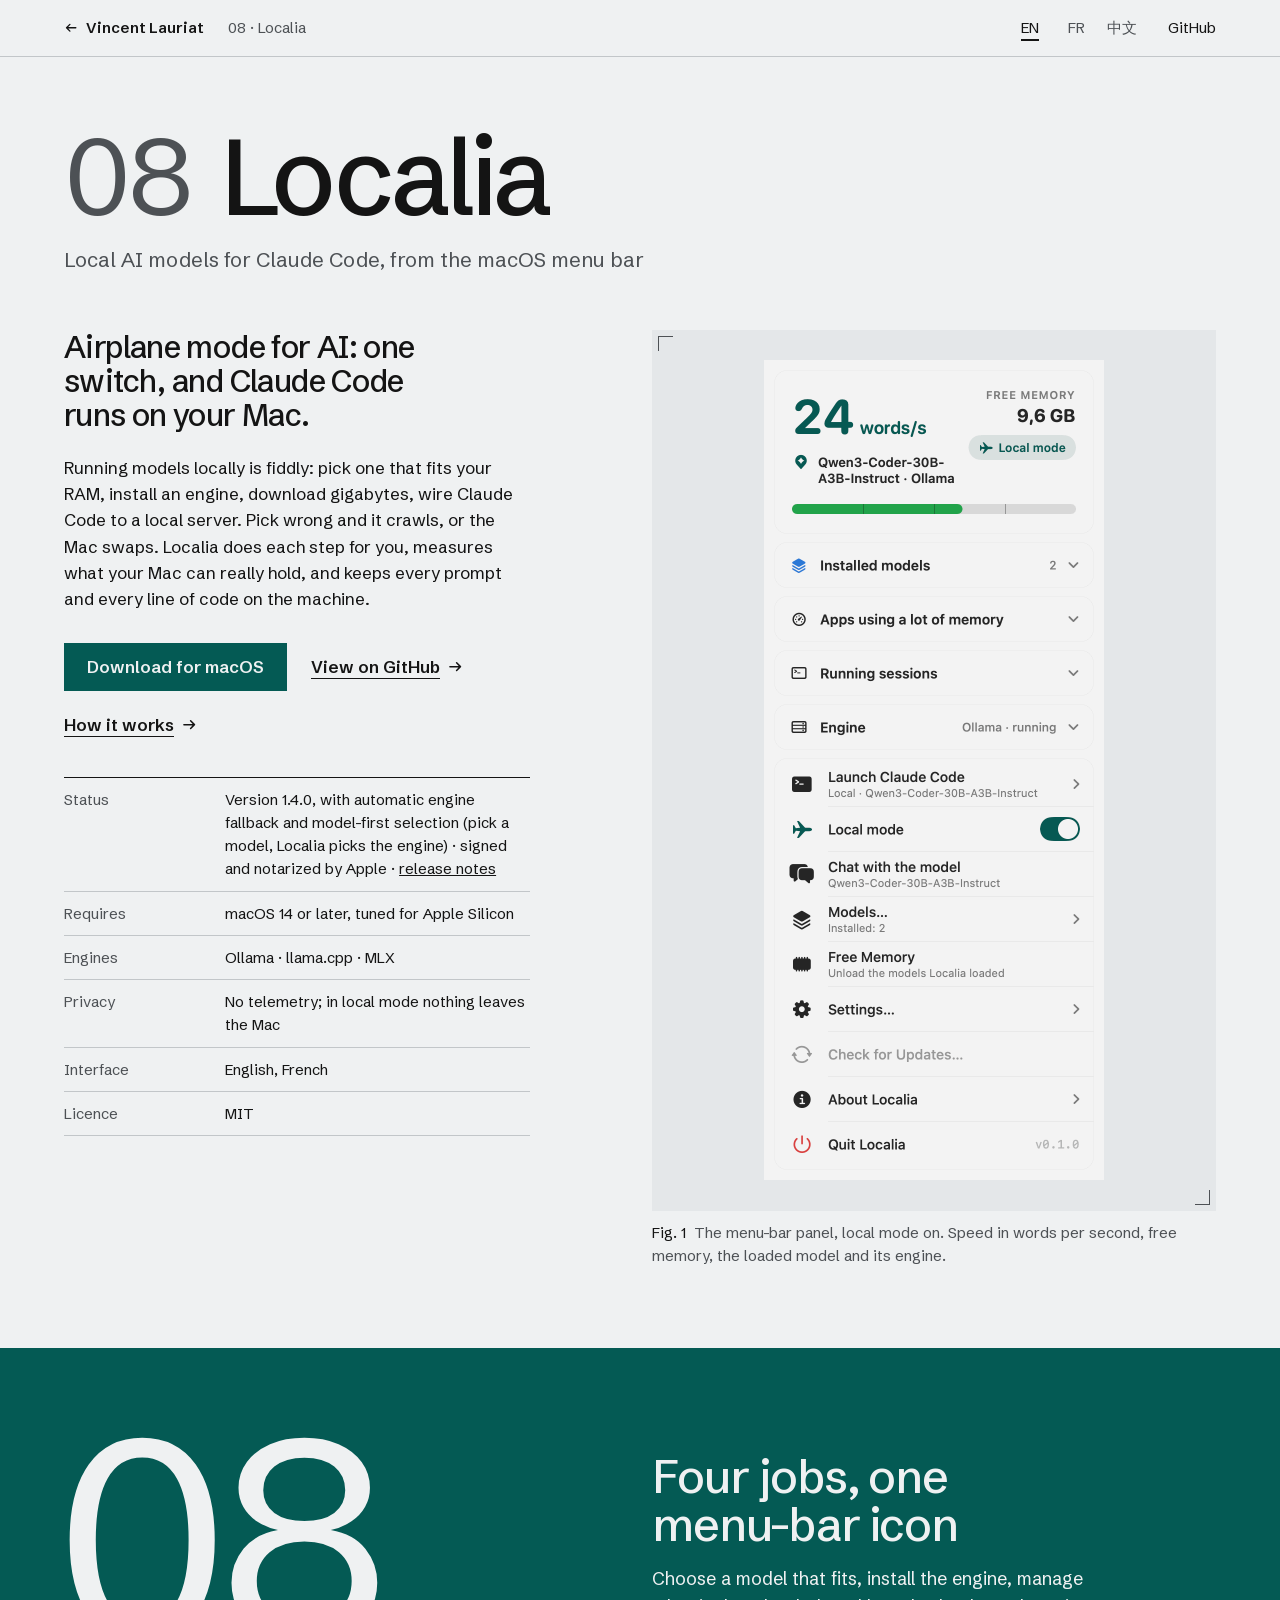
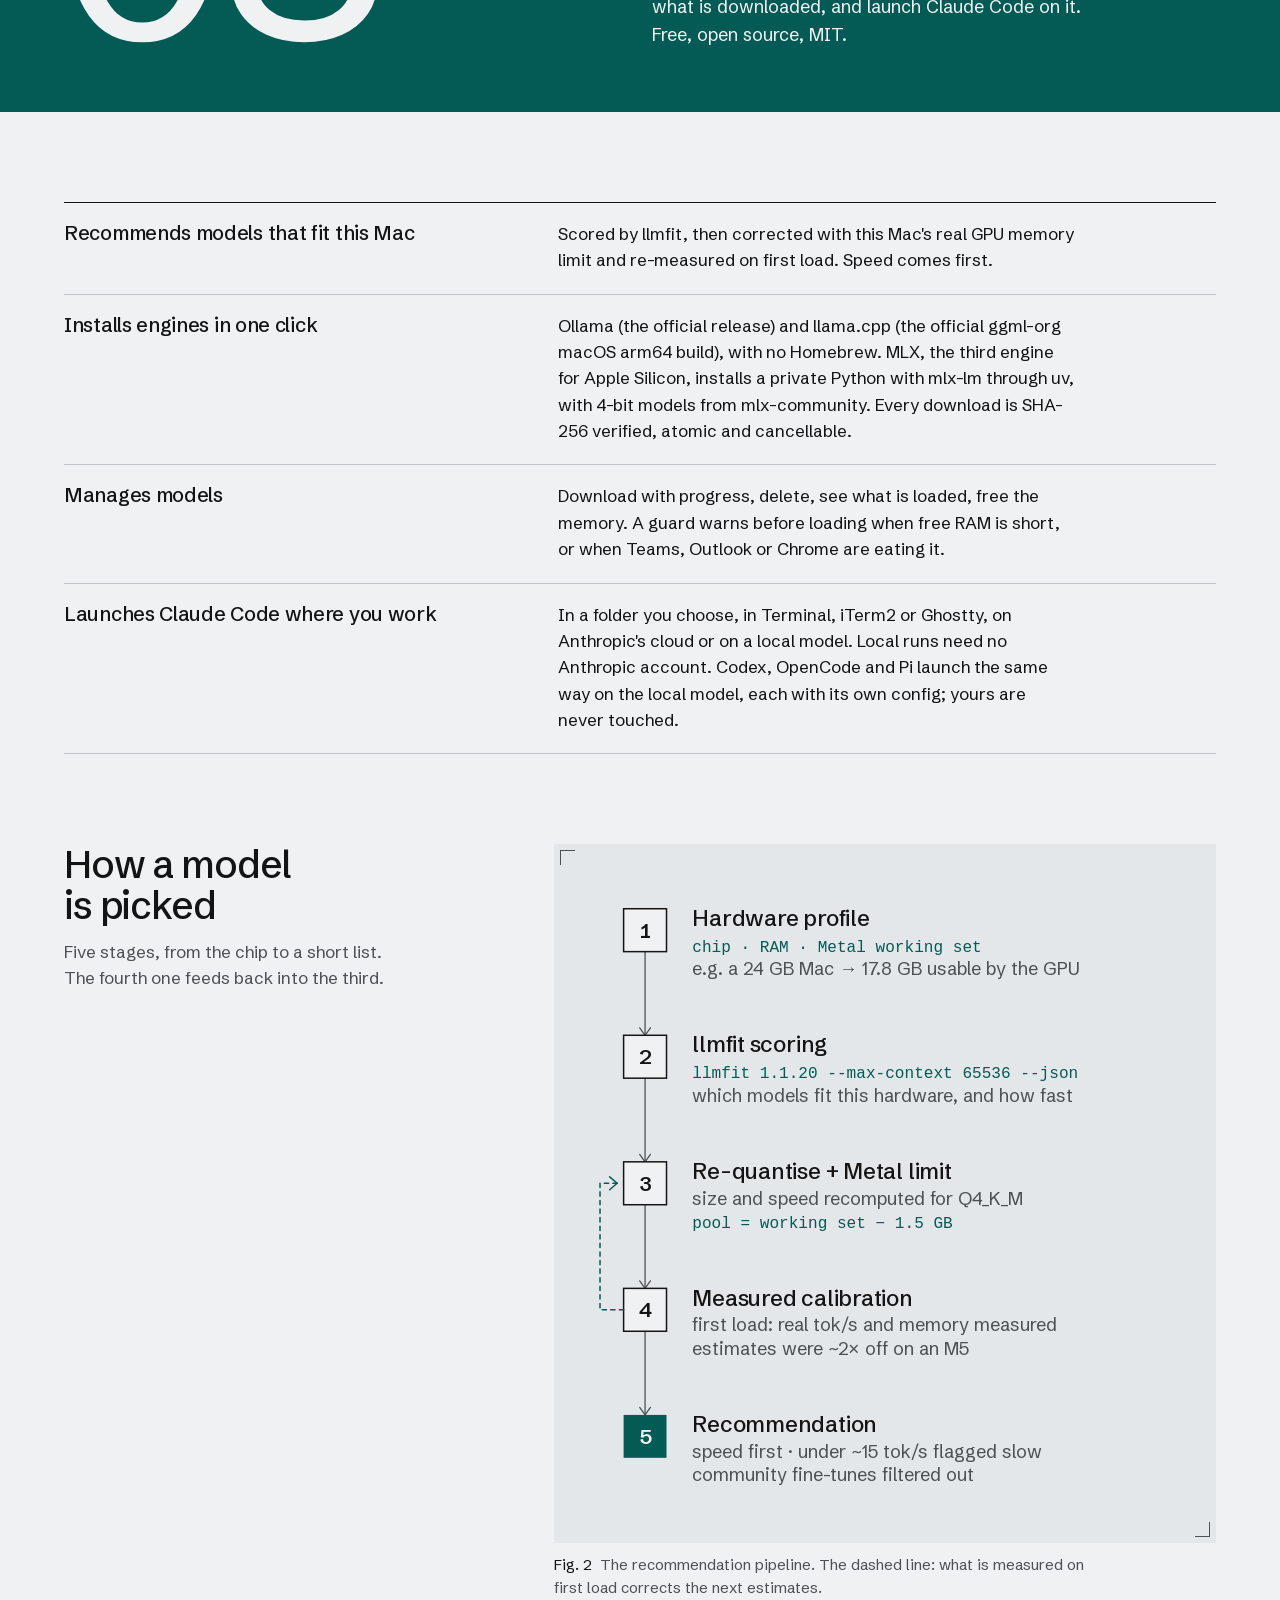
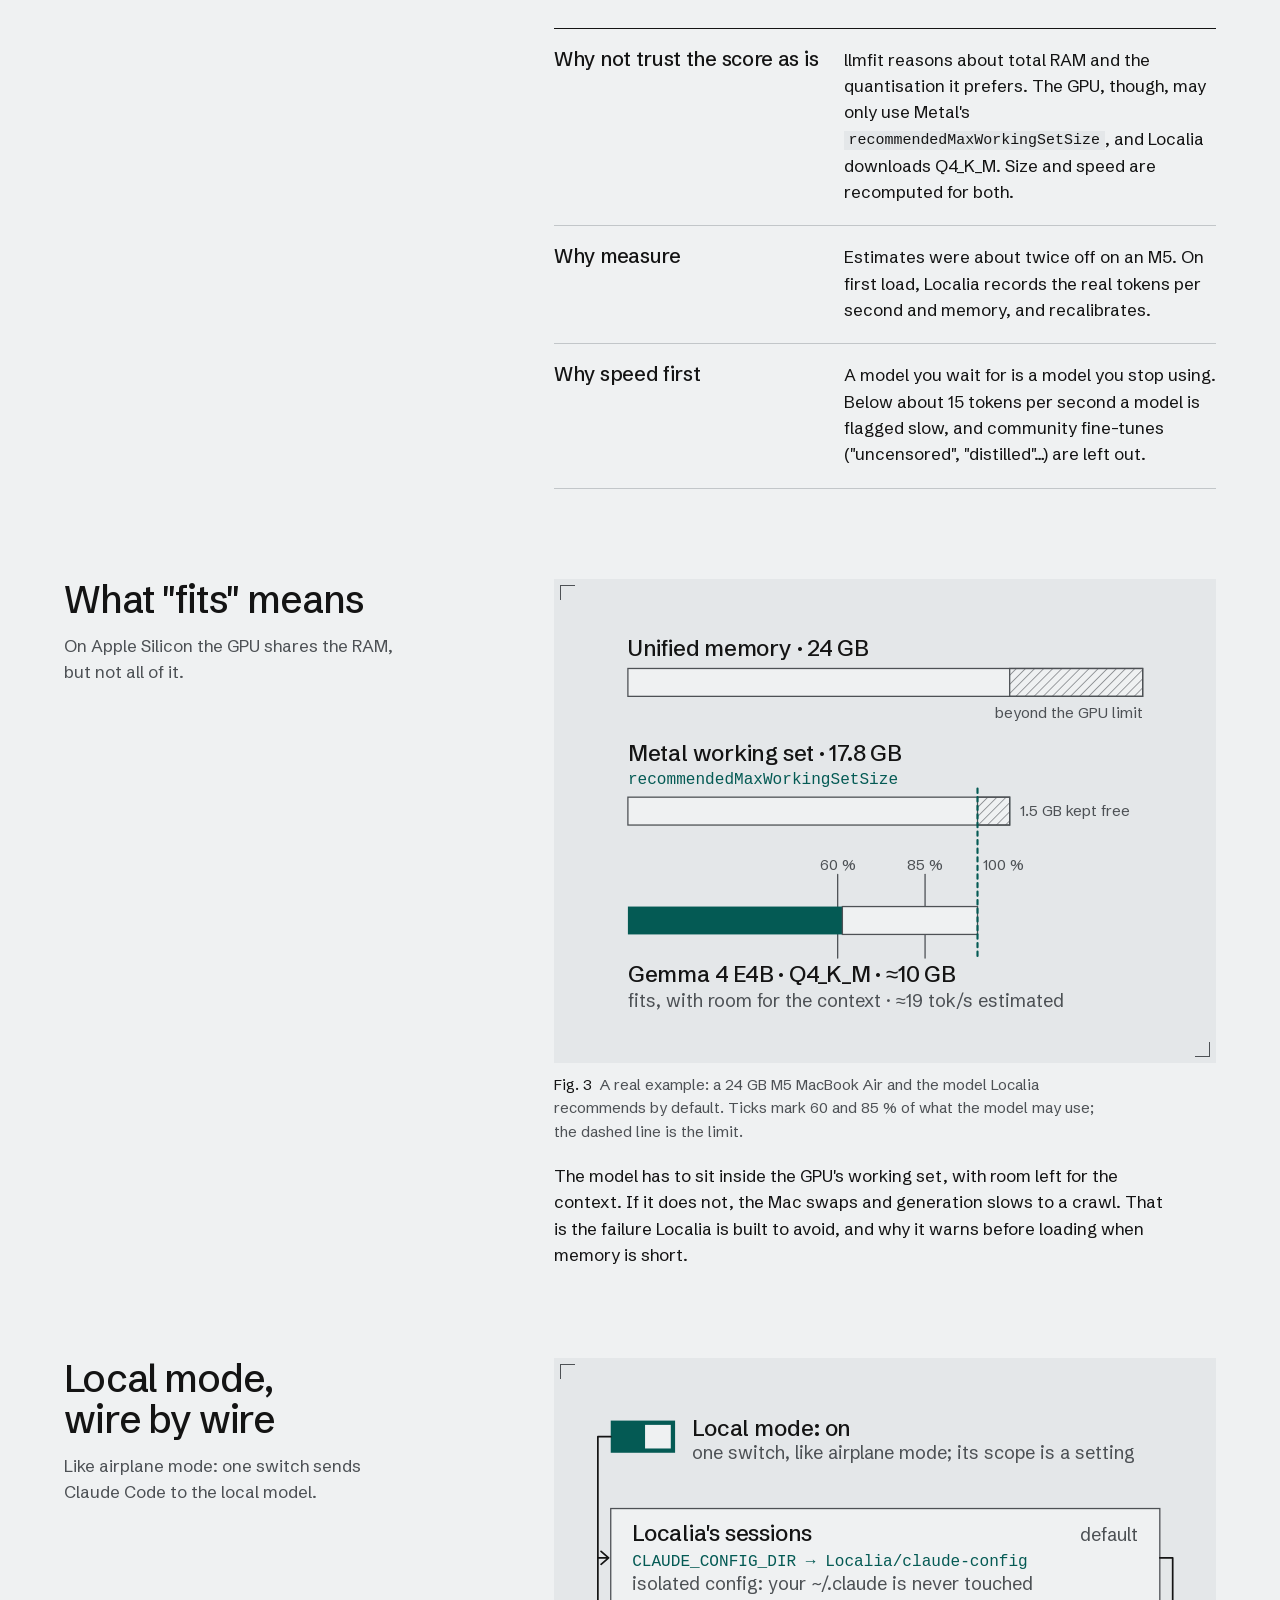
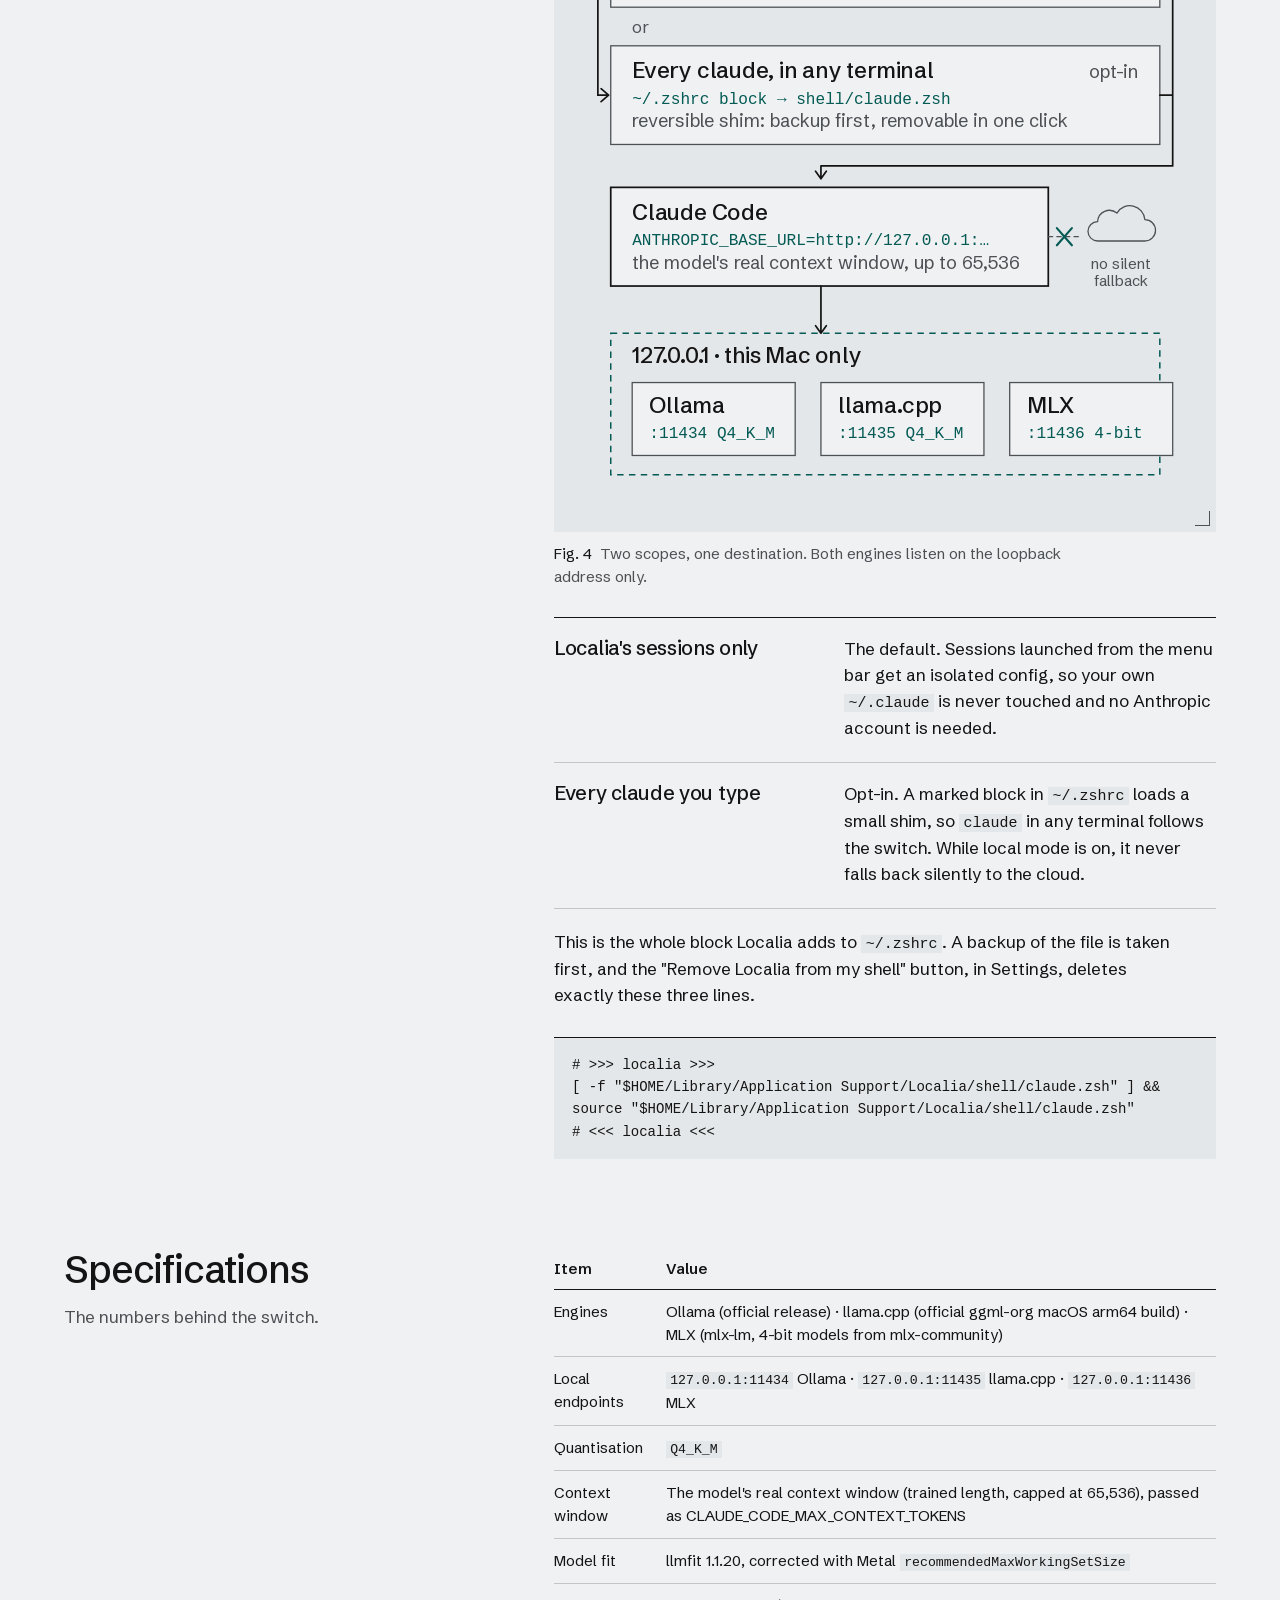
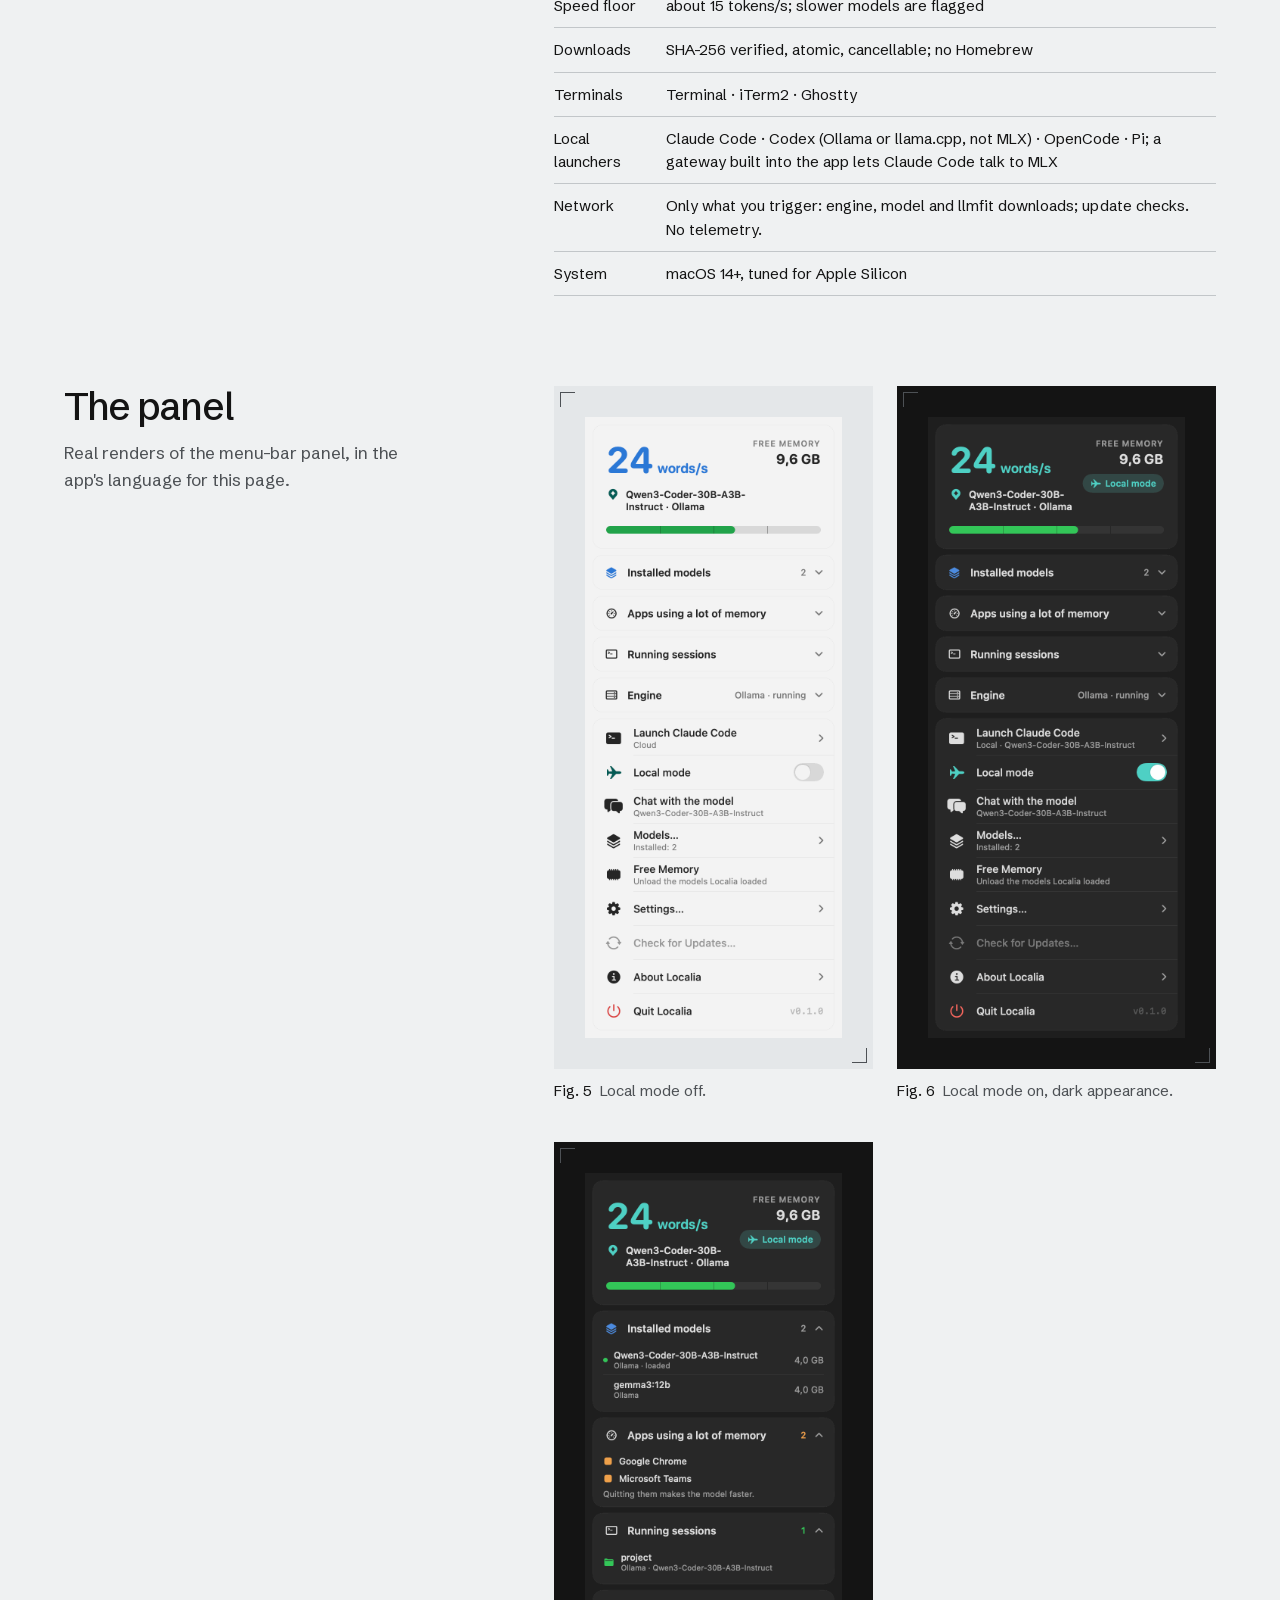
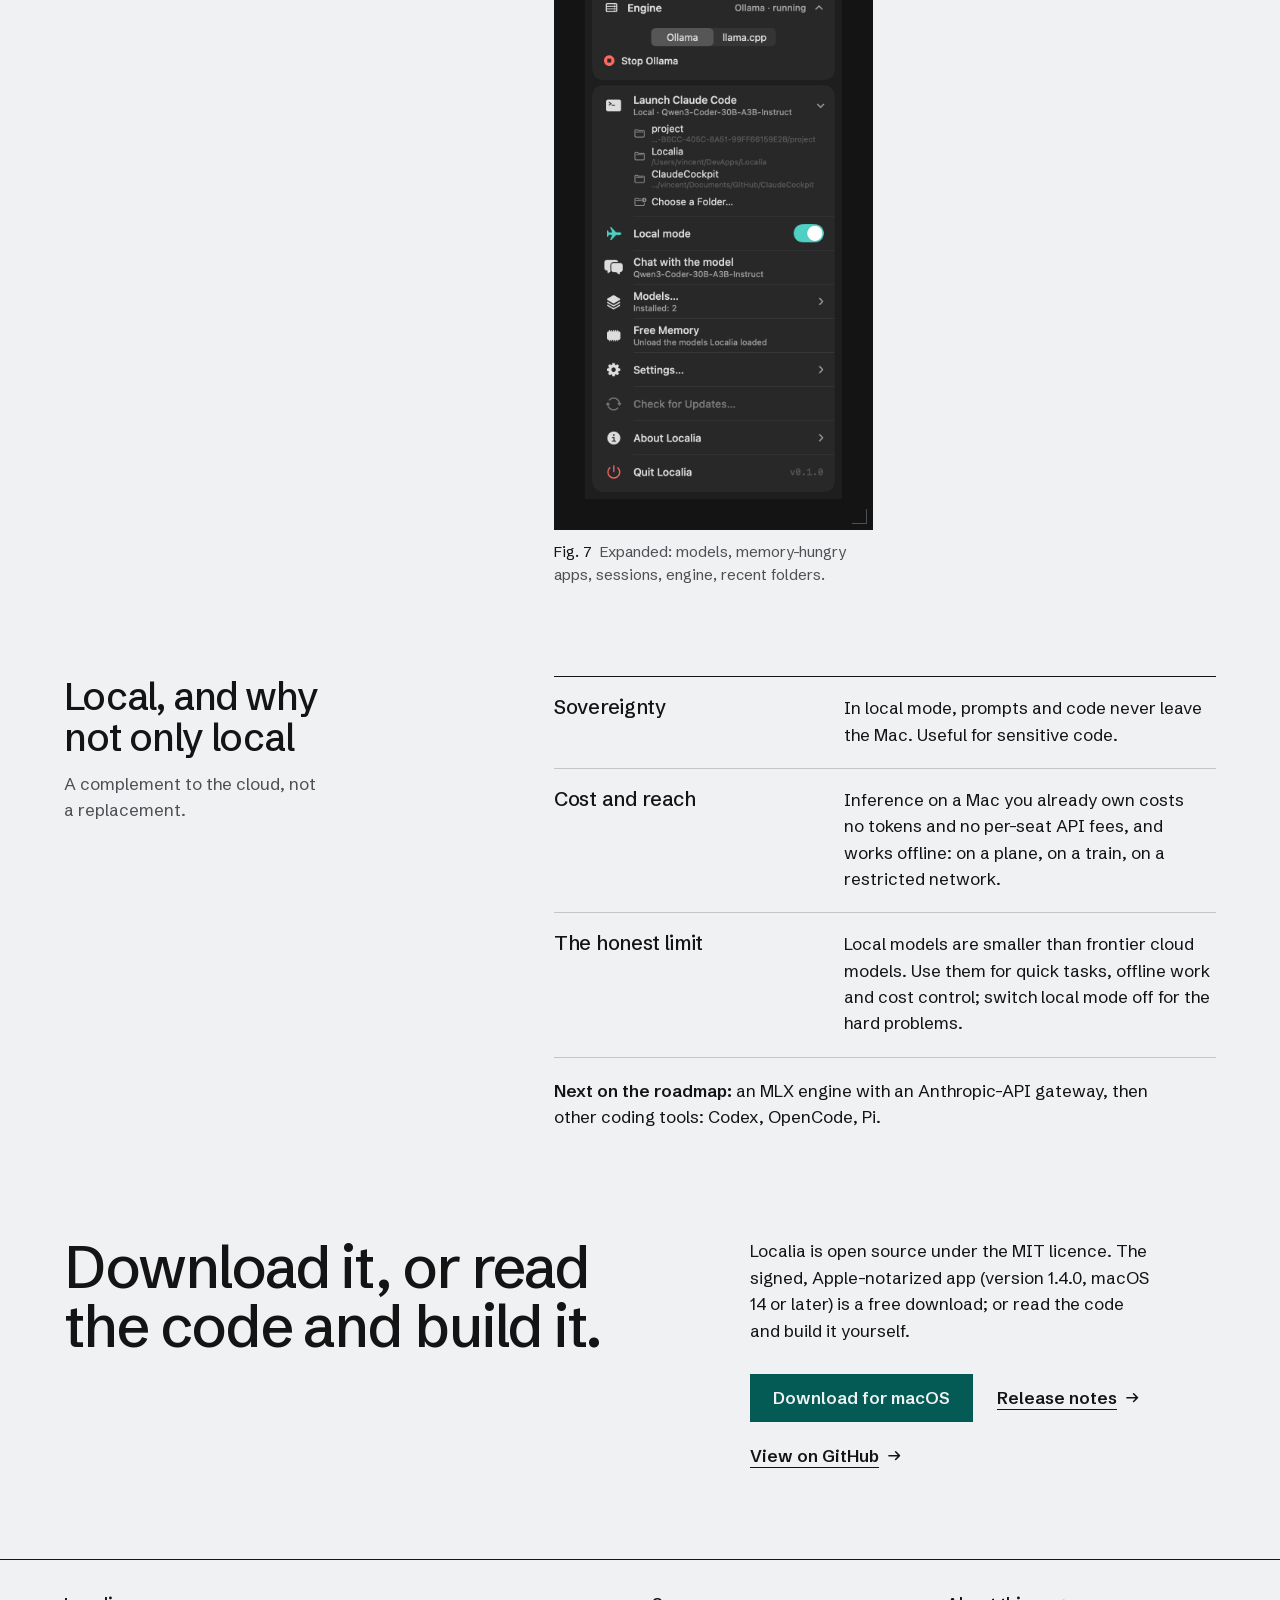
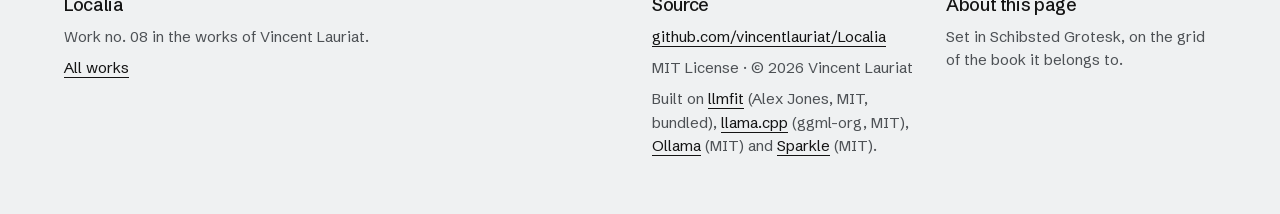
<file: Localia/index.html>
<!DOCTYPE html>
<html lang="en" style="--accent:#045A54;--on-accent:#eff1f2;--accent-ink:#045a54">
<head>
<meta charset="utf-8">
<meta name="viewport" content="width=device-width, initial-scale=1">
<title>Localia — run AI models on your Mac, and Claude Code on them</title>
<meta name="description" content="Localia is a free, open-source macOS menu-bar app that picks the AI models that really fit your Mac, installs Ollama, llama.cpp or MLX in one click, and points Claude Code, Codex, OpenCode or Pi at a local model with one switch. How it works, step by step.">
<meta name="theme-color" content="#eff1f2">
<meta property="og:type" content="website">
<meta property="og:title" content="Localia — run AI models on your Mac, and Claude Code on them">
<meta property="og:description" content="Localia is a free, open-source macOS menu-bar app that picks the AI models that really fit your Mac, installs Ollama, llama.cpp or MLX in one click, and points Claude Code, Codex, OpenCode or Pi at a local model with one switch. How it works, step by step.">
<meta property="og:url" content="https://vincentlauriat.github.io/Localia/">
<meta property="og:image" content="https://vincentlauriat.github.io/Localia/og.png">
<meta name="twitter:card" content="summary_large_image">
<link rel="icon" href="favicon.svg">
<link rel="preload" href="/assets/schibsted.woff2" as="font" type="font/woff2" crossorigin>
<link rel="stylesheet" href="/assets/monograph/v1/monograph.css">
<meta property="og:image:width" content="1200">
<meta property="og:image:height" content="630">
<meta name="twitter:image" content="https://vincentlauriat.github.io/Localia/og.png">
<style>
.t-right .plate .pl img{max-width:340px;margin-inline:auto}
.plates .plate .pl img{max-width:300px;margin-inline:auto}
.dg .pl{padding:clamp(18px,3vw,40px) clamp(12px,2.4vw,32px)}
.dgm{display:block;width:100%;height:auto;max-width:620px;margin-inline:auto;overflow:visible}
.dgm text{font-family:var(--sans);fill:var(--ink)}
.dgm .t{font-size:21px;font-weight:500;letter-spacing:-.01em}
.dgm .c{font-size:16px;fill:var(--ink-2)}
.dgm .c.sm{font-size:14px}
.dgm .c.it{font-size:15px}
.dgm .m{font-family:ui-monospace,SFMono-Regular,Menlo,monospace;font-size:15px;fill:var(--accent-ink)}
.dgm .tn{font-size:19px;font-weight:600;font-variant-numeric:tabular-nums}
.dgm .tn.on{fill:var(--on-accent)}
.dgm .s,.dgm .s2,.dgm .ac,.dgm .loop,.dgm .loop-h{fill:none;stroke-linecap:round;stroke-linejoin:round}
.dgm .s{stroke:var(--ink);stroke-width:1.6}
.dgm .s2{stroke:var(--ink-2);stroke-width:1.2}
.dgm .ac{stroke:var(--accent-ink);stroke-width:2}
.dgm .dash{stroke-dasharray:4 4}
.dgm .loop{stroke:var(--accent-ink);stroke-width:1.4;stroke-dasharray:4 4}
.dgm .loop-h{stroke:var(--accent-ink);stroke-width:1.4}
.dgm .node{fill:var(--paper);stroke:var(--ink);stroke-width:1.4}
.dgm .fa{fill:var(--accent)}
.dgm .knob{fill:var(--on-accent)}
.dgm .box{fill:var(--paper);stroke:var(--ink-2);stroke-width:1.2}
.dgm .box.strong{stroke:var(--ink);stroke-width:1.6}
.dgm .bound{fill:none;stroke:var(--accent-ink);stroke-width:1.4;stroke-dasharray:6 5}
.dgm .hatch{fill:url(#lc-hatch);stroke:var(--ink-2);stroke-width:1.2}
.tbl td{font-variant-numeric:normal}
pre{white-space:pre-wrap;overflow-wrap:anywhere}
.dgm .c{font-size:17px}
@media (max-width:600px){.dg .pl{padding:16px 6px}}
</style>
<script defer src="/vl.js"></script>
</head>
<body>
<a class="skip" href="#content"><span class="en">Skip to content</span><span class="fr">Aller au contenu</span><span class="zh">跳至內容</span></a>
<header class="running"><div class="wrap">
<a class="back" href="https://vincentlauriat.github.io/#w08"><svg class="arw l" viewBox="0 0 16 16" aria-hidden="true"><path d="M2 8h11M9 4l4 4-4 4"/></svg><span class="en">Vincent Lauriat</span><span class="fr">Vincent Lauriat</span><span class="zh">Vincent Lauriat</span></a>
<span class="here"><span class="num">08</span> · Localia</span>
<div class="langs" role="group" aria-label="Language / Langue / 語言"><button type="button" data-lang="en" aria-pressed="false">EN</button><button type="button" data-lang="fr" aria-pressed="false">FR</button><button type="button" data-lang="zh" aria-pressed="false">中文</button></div>
<a class="gh" href="https://github.com/vincentlauriat/Localia">GitHub</a>
</div></header>
<main>
<section class="title"><div class="wrap g12">
<h1 class="nm" style="--len:7"><span class="no" aria-label="Work no. 08">08</span><span>Localia</span></h1>
<p class="role"><span class="en">Local AI models for Claude Code, from the macOS menu bar</span><span class="fr">Des modèles d'IA locaux pour Claude Code, depuis la barre de menus macOS</span><span class="zh">從 macOS 選單列，為 Claude Code 執行本機 AI 模型</span></p>
<div class="t-left">
<p class="thesis"><span class="en">Airplane mode for AI: one switch, and Claude Code runs on your Mac.</span><span class="fr">Le mode avion de l'IA : un interrupteur, et Claude Code tourne sur votre Mac.</span><span class="zh">AI 的飛航模式：一個開關，Claude Code 就在你的 Mac 上執行。</span></p>
<p class='lede'><span class="en">Running models locally is fiddly: pick one that fits your RAM, install an engine, download gigabytes, wire Claude Code to a local server. Pick wrong and it crawls, or the Mac swaps. Localia does each step for you, measures what your Mac can really hold, and keeps every prompt and every line of code on the machine.</span><span class="fr">Faire tourner des modèles en local est laborieux : en choisir un qui tient dans la RAM, installer un moteur, télécharger des gigaoctets, brancher Claude Code sur un serveur local. Un mauvais choix et tout rame, ou le Mac swappe. Localia fait chaque étape pour vous, mesure ce que votre Mac peut vraiment tenir, et garde chaque prompt et chaque ligne de code sur la machine.</span><span class="zh">在本機執行模型很麻煩：要挑一個放得進記憶體的模型、安裝引擎、下載數 GB 檔案，再把 Claude Code 接到本機伺服器。選錯了就會很慢，或讓 Mac 開始使用置換空間。Localia 替你完成每一步，實際量測你的 Mac 能承載多少，並讓每個提示與每一行程式碼都留在這台機器上。</span></p>
<div class="acts"><a class="btn" href="https://github.com/vincentlauriat/Localia/releases/download/v1.4.0/Localia-1.4.0.dmg"><span class="en">Download for macOS</span><span class="fr">Télécharger pour macOS</span><span class="zh">下載 macOS 版</span></a><a class="lnk" href="https://github.com/vincentlauriat/Localia"><span class="en">View on GitHub</span><span class="fr">Voir sur GitHub</span><span class="zh">在 GitHub 上查看</span><svg class="arw" viewBox="0 0 16 16" aria-hidden="true"><path d="M2 8h11M9 4l4 4-4 4"/></svg></a><a class="lnk" href="#pick"><span class="en">How it works</span><span class="fr">Comment ça marche</span><span class="zh">運作原理</span><svg class="arw" viewBox="0 0 16 16" aria-hidden="true"><path d="M2 8h11M9 4l4 4-4 4"/></svg></a></div>
<dl class="facts"><div><dt><span class="en">Status</span><span class="fr">Statut</span><span class="zh">狀態</span></dt><dd><span class="en">Version 1.4.0, with automatic engine fallback and model-first selection (pick a model, Localia picks the engine) · signed and notarized by Apple · <a href="https://github.com/vincentlauriat/Localia/releases/tag/v1.4.0">release notes</a></span><span class="fr">Version 1.4.0, avec bascule automatique entre moteurs et choix par modèle (vous choisissez le modèle, Localia choisit le moteur) · signée et notarisée par Apple · <a href="https://github.com/vincentlauriat/Localia/releases/tag/v1.4.0">notes de version</a></span><span class="zh">版本 1.4.0，新增引擎自動切換與以模型為主的選擇（你選模型，Localia 選引擎） · 已由 Apple 簽署並公證 · <a href="https://github.com/vincentlauriat/Localia/releases/tag/v1.4.0">版本說明</a></span></dd></div><div><dt><span class="en">Requires</span><span class="fr">Configuration</span><span class="zh">需求</span></dt><dd><span class="en">macOS 14 or later, tuned for Apple Silicon</span><span class="fr">macOS 14 ou ultérieur, optimisé pour Apple Silicon</span><span class="zh">macOS 14 以上，針對 Apple Silicon 最佳化</span></dd></div><div><dt><span class="en">Engines</span><span class="fr">Moteurs</span><span class="zh">引擎</span></dt><dd>Ollama · llama.cpp · MLX</dd></div><div><dt><span class="en">Privacy</span><span class="fr">Confidentialité</span><span class="zh">隱私</span></dt><dd><span class="en">No telemetry; in local mode nothing leaves the Mac</span><span class="fr">Aucune télémétrie ; en mode local, rien ne quitte le Mac</span><span class="zh">無遙測；本機模式下沒有任何資料離開 Mac</span></dd></div><div><dt><span class="en">Interface</span><span class="fr">Interface</span><span class="zh">介面語言</span></dt><dd><span class="en">English, French</span><span class="fr">Anglais, français</span><span class="zh">英文、法文（無中文介面）</span></dd></div><div><dt><span class="en">Licence</span><span class="fr">Licence</span><span class="zh">授權</span></dt><dd>MIT</dd></div></dl>
</div>
<div class="t-right"><figure class="plate"><div class="pl"><img class="en" src="img/panel-on-light-en.png" alt="The Localia menu-bar panel with local mode on: 24 words per second, 9.6 GB of free memory, Qwen3-Coder-30B-A3B-Instruct running on Ollama." width="680" height="1640" loading="lazy" decoding="async"><img class="fr" src="img/panel-on-light-fr.png" alt="Le panneau de Localia dans la barre de menus, mode local activé : 24 mots par seconde, 9,6 Go de mémoire libre, Qwen3-Coder-30B-A3B-Instruct sur Ollama." width="680" height="1640" loading="lazy" decoding="async"><img class="zh" src="img/panel-on-light-en.png" alt="Localia 選單列面板，本機模式已開啟：每秒 24 個字、9.6 GB 可用記憶體，Qwen3-Coder-30B-A3B-Instruct 在 Ollama 上執行。" width="680" height="1640" loading="lazy" decoding="async"></div><figcaption><span class="fg"><span class="en">Fig.</span><span class="fr">Fig.</span><span class="zh">圖</span> 1</span><span class="en">The menu-bar panel, local mode on. Speed in words per second, free memory, the loaded model and its engine.</span><span class="fr">Le panneau de la barre de menus, mode local activé. Vitesse en mots par seconde, mémoire libre, le modèle chargé et son moteur.</span><span class="zh">選單列面板，本機模式開啟。以每秒字數顯示速度，並列出可用記憶體、已載入的模型與其引擎。（App 介面為英文。）</span></figcaption></figure></div>
</div></section>
<section class="opener" id="content"><div class="wrap"><div class="op-grid"><div class="numeral" aria-hidden="true">08</div><div class="op-text"><h2><span class="en">Four jobs, one menu-bar icon</span><span class="fr">Quatre tâches, une icône dans la barre de menus</span><span class="zh">四項工作，一個選單列圖示</span></h2><p><span class="en">Choose a model that fits, install the engine, manage what is downloaded, and launch Claude Code on it. Free, open source, MIT.</span><span class="fr">Choisir un modèle qui tient, installer le moteur, gérer ce qui est téléchargé, et lancer Claude Code dessus. Gratuit, open source, MIT.</span><span class="zh">挑選放得下的模型、安裝引擎、管理已下載的內容，並在其上啟動 Claude Code。免費、開源、MIT 授權。</span></p></div></div></div></section>
<section class="chapter"><div class="wrap"><ul class="specs"><li><h3><span class="en">Recommends models that fit this Mac</span><span class="fr">Recommande des modèles qui tiennent sur ce Mac</span><span class="zh">推薦適合這台 Mac 的模型</span></h3><div><p><span class="en">Scored by llmfit, then corrected with this Mac's real GPU memory limit and re-measured on first load. Speed comes first.</span><span class="fr">Notés par llmfit, puis corrigés avec la vraie limite de mémoire GPU de ce Mac et remesurés au premier chargement. La vitesse d'abord.</span><span class="zh">先由 llmfit 評分，再以這台 Mac 實際的 GPU 記憶體上限修正，並在首次載入時重新量測。速度優先。</span></p></div></li><li><h3><span class="en">Installs engines in one click</span><span class="fr">Installe les moteurs en un clic</span><span class="zh">一鍵安裝引擎</span></h3><div><p><span class="en">Ollama (the official release) and llama.cpp (the official ggml-org macOS arm64 build), with no Homebrew. MLX, the third engine for Apple Silicon, installs a private Python with mlx-lm through uv, with 4-bit models from mlx-community. Every download is SHA-256 verified, atomic and cancellable.</span><span class="fr">Ollama (la version officielle) et llama.cpp (le build officiel ggml-org macOS arm64), sans Homebrew. MLX, le troisième moteur pour Apple Silicon, installe un Python privé avec mlx-lm via uv, avec des modèles 4 bits de mlx-community. Chaque téléchargement est vérifié en SHA-256, atomique et annulable.</span><span class="zh">Ollama（官方版本）與 llama.cpp（ggml-org 官方 macOS arm64 版本），無需 Homebrew。MLX 是適用於 Apple Silicon 的第三個引擎，透過 uv 安裝獨立的 Python 與 mlx-lm，並使用 mlx-community 的 4 位元模型。每次下載都經 SHA-256 驗證、以原子方式寫入，且可取消。</span></p></div></li><li><h3><span class="en">Manages models</span><span class="fr">Gère les modèles</span><span class="zh">管理模型</span></h3><div><p><span class="en">Download with progress, delete, see what is loaded, free the memory. A guard warns before loading when free RAM is short, or when Teams, Outlook or Chrome are eating it.</span><span class="fr">Téléchargement avec progression, suppression, ce qui est chargé, libération de la mémoire. Un garde-fou prévient avant le chargement si la RAM libre manque, ou si Teams, Outlook ou Chrome la dévorent.</span><span class="zh">下載時顯示進度、刪除、查看已載入的模型、釋放記憶體。可用記憶體不足，或 Teams、Outlook、Chrome 佔用太多時，載入前會先提醒。</span></p></div></li><li><h3><span class="en">Launches Claude Code where you work</span><span class="fr">Lance Claude Code là où vous travaillez</span><span class="zh">在你的工作資料夾啟動 Claude Code</span></h3><div><p><span class="en">In a folder you choose, in Terminal, iTerm2 or Ghostty, on Anthropic's cloud or on a local model. Local runs need no Anthropic account. Codex, OpenCode and Pi launch the same way on the local model, each with its own config; yours are never touched.</span><span class="fr">Dans le dossier de votre choix, dans Terminal, iTerm2 ou Ghostty, sur le cloud d'Anthropic ou sur un modèle local. En local, aucun compte Anthropic n'est nécessaire. Codex, OpenCode et Pi se lancent de la même façon sur le modèle local, chacun avec sa propre configuration ; les vôtres ne sont jamais modifiées.</span><span class="zh">在你選定的資料夾中，透過 Terminal、iTerm2 或 Ghostty，於 Anthropic 雲端或本機模型上執行。本機執行不需要 Anthropic 帳號。Codex、OpenCode 與 Pi 也以相同方式在本機模型上啟動，各自使用獨立設定；你自己的設定檔絕不會被動到。</span></p></div></li></ul></div></section>
<section class="chapter" id="pick"><div class="wrap g12"><div class="ch-head"><h2><span class="en">How a model is picked</span><span class="fr">Comment un modèle est choisi</span><span class="zh">如何挑選模型</span></h2><p><span class="en">Five stages, from the chip to a short list. The fourth one feeds back into the third.</span><span class="fr">Cinq étapes, de la puce à une courte liste. La quatrième nourrit la troisième.</span><span class="zh">從晶片到一份簡短清單，共五個階段。第四階段會回饋給第三階段。</span></p></div><div class="ch-body"><div class="plates"><figure class="plate wide dg"><div class="pl"><!-- Localia diagram, inlined into the page by tools/monograph/build.py. Labels carry .en/.fr/.zh. -->
<svg class="dgm" viewBox="0 0 560 580" aria-hidden="true" focusable="false"><path class="s2" d="M56 64V496"/><rect x="36" y="24" width="40" height="40" class="node"/><text x="56" y="51" class="tn" text-anchor="middle">1</text><text x="100" y="40" class="t en">Hardware profile</text><text x="100" y="40" class="t fr">Profil matériel</text><text x="100" y="40" class="t zh">硬體概況</text><text x="100" y="64" class="m">chip · RAM · Metal working set</text><text x="100" y="86" class="c en">e.g. a 24 GB Mac → 17.8 GB usable by the GPU</text><text x="100" y="86" class="c fr">ex. un Mac de 24 Go → 17,8 Go utilisables par le GPU</text><text x="100" y="86" class="c zh">例：24 GB 的 Mac → GPU 可用 17.8 GB</text><path class="s2" d="M51 135l5 7 5-7"/><rect x="36" y="142" width="40" height="40" class="node"/><text x="56" y="169" class="tn" text-anchor="middle">2</text><text x="100" y="158" class="t en">llmfit scoring</text><text x="100" y="158" class="t fr">Score llmfit</text><text x="100" y="158" class="t zh">llmfit 評分</text><text x="100" y="182" class="m">llmfit 1.1.20 --max-context 65536 --json</text><text x="100" y="204" class="c en">which models fit this hardware, and how fast</text><text x="100" y="204" class="c fr">quels modèles tiennent sur ce matériel, à quelle vitesse</text><text x="100" y="204" class="c zh">哪些模型放得進這台硬體、速度多快</text><path class="s2" d="M51 253l5 7 5-7"/><rect x="36" y="260" width="40" height="40" class="node"/><text x="56" y="287" class="tn" text-anchor="middle">3</text><text x="100" y="276" class="t en">Re-quantise + Metal limit</text><text x="100" y="276" class="t fr">Requantification + limite Metal</text><text x="100" y="276" class="t zh">重新量化 + Metal 上限</text><text x="100" y="300" class="c en">size and speed recomputed for Q4_K_M</text><text x="100" y="300" class="c fr">taille et vitesse recalculées pour Q4_K_M</text><text x="100" y="300" class="c zh">依 Q4_K_M 重新計算大小與速度</text><text x="100" y="322" class="m">pool = working set − 1.5 GB</text><path class="s2" d="M51 371l5 7 5-7"/><rect x="36" y="378" width="40" height="40" class="node"/><text x="56" y="405" class="tn" text-anchor="middle">4</text><text x="100" y="394" class="t en">Measured calibration</text><text x="100" y="394" class="t fr">Calibration mesurée</text><text x="100" y="394" class="t zh">實測校準</text><text x="100" y="418" class="c en">first load: real tok/s and memory measured</text><text x="100" y="418" class="c fr">premier chargement : tok/s et mémoire réels</text><text x="100" y="418" class="c zh">首次載入：實測 tok/s 與記憶體</text><text x="100" y="440" class="c en">estimates were ~2× off on an M5</text><text x="100" y="440" class="c fr">estimations fausses d&#x27;environ 2× sur un M5</text><text x="100" y="440" class="c zh">在 M5 上估計值偏差約 2 倍</text><path class="s2" d="M51 489l5 7 5-7"/><rect x="36" y="496" width="40" height="40" class="fa"/><text x="56" y="523" class="tn on" text-anchor="middle">5</text><text x="100" y="512" class="t en">Recommendation</text><text x="100" y="512" class="t fr">Recommandation</text><text x="100" y="512" class="t zh">推薦</text><text x="100" y="536" class="c en">speed first · under ~15 tok/s flagged slow</text><text x="100" y="536" class="c fr">vitesse d&#x27;abord · lent sous ~15 tok/s</text><text x="100" y="536" class="c zh">速度優先 · 低於約 15 tok/s 標示為慢</text><text x="100" y="558" class="c en">community fine-tunes filtered out</text><text x="100" y="558" class="c fr">fine-tunes communautaires écartés</text><text x="100" y="558" class="c zh">濾除社群微調版本</text><path class="loop" d="M36 398H14V280H30"/><path class="loop-h" d="M23 274l7 6-7 6"/></svg><p class="vh"><span class="en">Diagram: hardware profile, then llmfit scoring, then re-quantisation and the Metal limit, then measured calibration, which feeds back into the estimates, then the recommendation.</span><span class="fr">Schéma : profil matériel, puis score llmfit, puis requantification et limite Metal, puis calibration mesurée, qui corrige les estimations, puis recommandation.</span><span class="zh">圖示：硬體概況 → llmfit 評分 → 重新量化與 Metal 上限 → 實測校準（回饋修正估計值）→ 推薦。</span></p></div><figcaption><span class="fg"><span class="en">Fig.</span><span class="fr">Fig.</span><span class="zh">圖</span> 2</span><span class="en">The recommendation pipeline. The dashed line: what is measured on first load corrects the next estimates.</span><span class="fr">La chaîne de recommandation. En pointillé : ce qui est mesuré au premier chargement corrige les estimations suivantes.</span><span class="zh">推薦流程。虛線表示：首次載入時的實測結果會修正之後的估計值。</span></figcaption></figure></div><ul class="specs"><li><h3><span class="en">Why not trust the score as is</span><span class="fr">Pourquoi ne pas croire le score tel quel</span><span class="zh">為何不直接採用評分</span></h3><div><p><span class="en">llmfit reasons about total RAM and the quantisation it prefers. The GPU, though, may only use Metal's <code>recommendedMaxWorkingSetSize</code>, and Localia downloads Q4_K_M. Size and speed are recomputed for both.</span><span class="fr">llmfit raisonne sur la RAM totale et la quantification qu'il préfère. Or le GPU ne peut utiliser que le <code>recommendedMaxWorkingSetSize</code> de Metal, et Localia télécharge du Q4_K_M. Taille et vitesse sont recalculées pour les deux.</span><span class="zh">llmfit 以總記憶體與它偏好的量化方式推算。但 GPU 只能使用 Metal 的 <code>recommendedMaxWorkingSetSize</code>，而 Localia 下載的是 Q4_K_M。因此大小與速度都會依這兩點重新計算。</span></p></div></li><li><h3><span class="en">Why measure</span><span class="fr">Pourquoi mesurer</span><span class="zh">為何要量測</span></h3><div><p><span class="en">Estimates were about twice off on an M5. On first load, Localia records the real tokens per second and memory, and recalibrates.</span><span class="fr">Les estimations étaient fausses d'environ 2× sur un M5. Au premier chargement, Localia relève les vrais tokens par seconde et la mémoire, puis recalibre.</span><span class="zh">在 M5 上，估計值偏差約兩倍。首次載入時，Localia 會記錄實際的每秒 token 數與記憶體用量，並重新校準。</span></p></div></li><li><h3><span class="en">Why speed first</span><span class="fr">Pourquoi la vitesse d'abord</span><span class="zh">為何速度優先</span></h3><div><p><span class="en">A model you wait for is a model you stop using. Below about 15 tokens per second a model is flagged slow, and community fine-tunes ("uncensored", "distilled"…) are left out.</span><span class="fr">Un modèle qu'on attend est un modèle qu'on abandonne. Sous 15 tokens par seconde environ, un modèle est signalé lent, et les fine-tunes communautaires (« uncensored », « distilled »…) sont écartés.</span><span class="zh">需要等待的模型，終究會被放棄。每秒低於約 15 個 token 的模型會被標示為慢，社群微調版本（「uncensored」、「distilled」等）也會被排除。</span></p></div></li></ul></div></div></section><section class="chapter" id="memory"><div class="wrap g12"><div class="ch-head"><h2><span class="en">What "fits" means</span><span class="fr">Ce que « tenir » veut dire</span><span class="zh">「放得下」是什麼意思</span></h2><p><span class="en">On Apple Silicon the GPU shares the RAM, but not all of it.</span><span class="fr">Sur Apple Silicon, le GPU partage la RAM, mais pas toute.</span><span class="zh">在 Apple Silicon 上，GPU 與系統共用記憶體，但不是全部。</span></p></div><div class="ch-body"><div class="plates"><figure class="plate wide dg"><div class="pl"><!-- Localia diagram, inlined into the page by tools/monograph/build.py. Labels carry .en/.fr/.zh. -->
<svg class="dgm" viewBox="0 0 560 380" aria-hidden="true" focusable="false"><defs><pattern id="lc-hatch" width="6" height="6" patternUnits="userSpaceOnUse" patternTransform="rotate(45)"><path d="M0 0V6" style="stroke:var(--ink-2)" stroke-width="1"/></pattern></defs><text x="40" y="36" class="t en">Unified memory · 24 GB</text><text x="40" y="36" class="t fr">Mémoire unifiée · 24 Go</text><text x="40" y="36" class="t zh">統一記憶體 · 24 GB</text><rect x="40" y="48" width="480.0" height="26" class="box"/><rect x="396.0" y="48" width="124.0" height="26" class="hatch"/><text x="520" y="94" class="c sm en" text-anchor="end">beyond the GPU limit</text><text x="520" y="94" class="c sm fr" text-anchor="end">hors limite GPU</text><text x="520" y="94" class="c sm zh" text-anchor="end">超出 GPU 上限</text><text x="40" y="134" class="t en">Metal working set · 17.8 GB</text><text x="40" y="134" class="t fr">Working set Metal · 17,8 Go</text><text x="40" y="134" class="t zh">Metal 工作集 · 17.8 GB</text><text x="40" y="156" class="m">recommendedMaxWorkingSetSize</text><rect x="40" y="168" width="356.0" height="26" class="box"/><rect x="366.0" y="168" width="30.0" height="26" class="hatch"/><text x="406.0" y="186" class="c sm en">1.5 GB kept free</text><text x="406.0" y="186" class="c sm fr">1,5 Go laissés libres</text><text x="406.0" y="186" class="c sm zh">保留 1.5 GB</text><path class="s2" d="M235.6 240V318"/><text x="235.6" y="236" class="c sm" text-anchor="middle">60 %</text><path class="s2" d="M317.1 240V318"/><text x="317.1" y="236" class="c sm" text-anchor="middle">85 %</text><text x="371.0" y="236" class="c sm">100 %</text><rect x="40" y="270" width="200.0" height="26" class="fa"/><rect x="240.0" y="270" width="126.0" height="26" class="box"/><text x="40" y="340" class="t en">Gemma 4 E4B · Q4_K_M · ≈10 GB</text><text x="40" y="340" class="t fr">Gemma 4 E4B · Q4_K_M · ≈10 Go</text><text x="40" y="340" class="t zh">Gemma 4 E4B · Q4_K_M · ≈10 GB</text><text x="40" y="364" class="c en">fits, with room for the context · ≈19 tok/s estimated</text><text x="40" y="364" class="c fr">tient, avec de la place pour le contexte · ≈19 tok/s estimés</text><text x="40" y="364" class="c zh">放得下，仍有空間給上下文 · 估計約 19 tok/s</text><path class="ac dash" d="M366.0 160V318"/></svg><p class="vh"><span class="en">Diagram: of 24 GB of unified memory, Metal lets the GPU use 17.8 GB; Localia keeps 1.5 GB free; a 10 GB model fills a little over half of the rest.</span><span class="fr">Schéma : sur 24 Go de mémoire unifiée, Metal laisse 17,8 Go au GPU ; Localia en garde 1,5 Go libres ; un modèle de 10 Go occupe un peu plus de la moitié du reste.</span><span class="zh">圖示：24 GB 統一記憶體中，Metal 允許 GPU 使用 17.8 GB；Localia 保留 1.5 GB；10 GB 的模型佔用剩餘空間的一半多一點。</span></p></div><figcaption><span class="fg"><span class="en">Fig.</span><span class="fr">Fig.</span><span class="zh">圖</span> 3</span><span class="en">A real example: a 24 GB M5 MacBook Air and the model Localia recommends by default. Ticks mark 60 and 85 % of what the model may use; the dashed line is the limit.</span><span class="fr">Un exemple réel : un MacBook Air M5 de 24 Go et le modèle que Localia recommande par défaut. Les repères marquent 60 et 85 % de ce que le modèle peut occuper ; le pointillé est la limite.</span><span class="zh">實際例子：24 GB 的 M5 MacBook Air，以及 Localia 預設推薦的模型。刻度標示模型可用空間的 60% 與 85%；虛線為上限。</span></figcaption></figure></div><p><span class="en">The model has to sit inside the GPU's working set, with room left for the context. If it does not, the Mac swaps and generation slows to a crawl. That is the failure Localia is built to avoid, and why it warns before loading when memory is short.</span><span class="fr">Le modèle doit tenir dans le working set du GPU, avec de la place pour le contexte. Sinon, le Mac swappe et la génération s'effondre. C'est l'échec que Localia est conçu pour éviter, et la raison pour laquelle il prévient avant de charger quand la mémoire manque.</span><span class="zh">模型必須放進 GPU 的工作集，並為上下文留出空間。否則 Mac 會開始使用置換空間，生成速度將急遽下降。這正是 Localia 要避免的情況，也是它在記憶體不足時會於載入前提醒的原因。</span></p></div></div></section><section class="chapter" id="local"><div class="wrap g12"><div class="ch-head"><h2><span class="en">Local mode, wire by wire</span><span class="fr">Le mode local, fil à fil</span><span class="zh">本機模式，逐條拆解</span></h2><p><span class="en">Like airplane mode: one switch sends Claude Code to the local model.</span><span class="fr">Comme le mode avion : un interrupteur envoie Claude Code vers le modèle local.</span><span class="zh">就像飛航模式：一個開關，就讓 Claude Code 改用本機模型。</span></p></div><div class="ch-body"><div class="plates"><figure class="plate wide dg"><div class="pl"><!-- Localia diagram, inlined into the page by tools/monograph/build.py. Labels carry .en/.fr/.zh. -->
<svg class="dgm" viewBox="0 0 560 650" aria-hidden="true" focusable="false"><rect x="24" y="22" width="60" height="30" class="fa"/><rect x="56" y="26" width="24" height="22" class="knob"/><text x="100" y="36" class="t en">Local mode: on</text><text x="100" y="36" class="t fr">Mode local : activé</text><text x="100" y="36" class="t zh">本機模式：開啟</text><text x="100" y="58" class="c en">one switch, like airplane mode; its scope is a setting</text><text x="100" y="58" class="c fr">un interrupteur, comme le mode avion ; portée réglable</text><text x="100" y="58" class="c zh">一個開關，就像飛航模式；作用範圍可設定</text><path class="s" d="M24 37H12V278"/><path class="s" d="M12 150H22M15 144l7 6-7 6M12 278H22M15 272l7 6-7 6"/><rect x="24" y="104" width="512" height="92" class="box"/><text x="44" y="134" class="t en">Localia&#x27;s sessions</text><text x="44" y="134" class="t fr">Sessions de Localia</text><text x="44" y="134" class="t zh">Localia 的工作階段</text><text x="516" y="134" class="c en" text-anchor="end">default</text><text x="516" y="134" class="c fr" text-anchor="end">par défaut</text><text x="516" y="134" class="c zh" text-anchor="end">預設</text><text x="44" y="158" class="m">CLAUDE_CONFIG_DIR → Localia/claude-config</text><text x="44" y="180" class="c en">isolated config: your ~/.claude is never touched</text><text x="44" y="180" class="c fr">config isolée : votre ~/.claude n&#x27;est jamais modifié</text><text x="44" y="180" class="c zh">獨立設定：絕不動到你的 ~/.claude</text><text x="44" y="220" class="c it en">or</text><text x="44" y="220" class="c it fr">ou</text><text x="44" y="220" class="c it zh">或</text><rect x="24" y="232" width="512" height="92" class="box"/><text x="44" y="262" class="t en">Every claude, in any terminal</text><text x="44" y="262" class="t fr">Chaque claude, dans tout terminal</text><text x="44" y="262" class="t zh">任何終端機裡的每個 claude</text><text x="516" y="262" class="c en" text-anchor="end">opt-in</text><text x="516" y="262" class="c fr" text-anchor="end">sur option</text><text x="516" y="262" class="c zh" text-anchor="end">選用</text><text x="44" y="286" class="m">~/.zshrc block → shell/claude.zsh</text><text x="44" y="308" class="c en">reversible shim: backup first, removable in one click</text><text x="44" y="308" class="c fr">shim réversible : sauvegarde d&#x27;abord, retrait en un clic</text><text x="44" y="308" class="c zh">可還原的 shim：先備份，一鍵移除</text><path class="s" d="M536 150H548V344H220V356M536 278H548M215 349l5 7 5-7"/><rect x="24" y="364" width="408" height="92" class="box strong"/><text x="44" y="394" class="t">Claude Code</text><text x="44" y="418" class="m">ANTHROPIC_BASE_URL=http://127.0.0.1:…</text><text x="44" y="440" class="c en">the model&#x27;s real context window, up to 65,536</text><text x="44" y="440" class="c fr">la vraie fenêtre du modèle, jusqu&#x27;à 65 536</text><text x="44" y="440" class="c zh">模型的實際上下文視窗，最多 65,536</text><path class="s2 dash" d="M432 410H462"/><path class="ac" d="M440 402l14 16M454 402l-14 16"/><path class="s2" d="M478 414h44a10 10 0 0 0 0-20 14 14 0 0 0-26-6 11 11 0 0 0-18 8 9 9 0 0 0 0 18Z"/><text x="500" y="440" class="c sm en" text-anchor="middle">no silent</text><text x="500" y="440" class="c sm fr" text-anchor="middle">pas de repli</text><text x="500" y="440" class="c sm zh" text-anchor="middle">不會悄悄</text><text x="500" y="456" class="c sm en" text-anchor="middle">fallback</text><text x="500" y="456" class="c sm fr" text-anchor="middle">silencieux</text><text x="500" y="456" class="c sm zh" text-anchor="middle">改用雲端</text><path class="s" d="M220 456V500M215 493l5 7 5-7"/><rect x="24" y="500" width="512" height="132" class="bound"/><text x="44" y="528" class="t en">127.0.0.1 · this Mac only</text><text x="44" y="528" class="t fr">127.0.0.1 · ce Mac seulement</text><text x="44" y="528" class="t zh">127.0.0.1 · 僅限這台 Mac</text><rect x="44" y="546" width="152" height="68" class="box"/><text x="60" y="574" class="t">Ollama</text><text x="60" y="598" class="m">:11434 Q4_K_M</text><rect x="220" y="546" width="152" height="68" class="box"/><text x="236" y="574" class="t">llama.cpp</text><text x="236" y="598" class="m">:11435 Q4_K_M</text><rect x="396" y="546" width="152" height="68" class="box"/><text x="412" y="574" class="t">MLX</text><text x="412" y="598" class="m">:11436 4-bit</text></svg><p class="vh"><span class="en">Diagram: the local-mode switch reaches Claude Code either through Localia's own sessions, with an isolated config, or through a shell shim for every claude command. Claude Code then talks to Ollama on port 11434, llama.cpp on port 11435 or MLX on port 11436, on 127.0.0.1, and never falls back silently to the cloud.</span><span class="fr">Schéma : l'interrupteur du mode local atteint Claude Code soit par les sessions de Localia, avec une configuration isolée, soit par un shim du shell pour chaque commande claude. Claude Code parle alors à Ollama sur le port 11434, à llama.cpp sur le port 11435 ou à MLX sur le port 11436, sur 127.0.0.1, sans jamais se rabattre en silence sur le cloud.</span><span class="zh">圖示：本機模式開關透過兩種方式作用於 Claude Code：Localia 自己的工作階段（使用獨立設定），或為每個 claude 指令加上的 shell shim。Claude Code 接著連到 127.0.0.1 上的 Ollama（連接埠 11434）、llama.cpp（連接埠 11435）或 MLX（連接埠 11436），絕不會悄悄改用雲端。</span></p></div><figcaption><span class="fg"><span class="en">Fig.</span><span class="fr">Fig.</span><span class="zh">圖</span> 4</span><span class="en">Two scopes, one destination. Both engines listen on the loopback address only.</span><span class="fr">Deux portées, une seule destination. Les deux moteurs n'écoutent que sur l'adresse de bouclage.</span><span class="zh">兩種範圍，同一個目的地。兩個引擎都只在迴路位址上監聽。</span></figcaption></figure></div><ul class="specs"><li><h3><span class="en">Localia's sessions only</span><span class="fr">Sessions de Localia uniquement</span><span class="zh">僅限 Localia 的工作階段</span></h3><div><p><span class="en">The default. Sessions launched from the menu bar get an isolated config, so your own <code>~/.claude</code> is never touched and no Anthropic account is needed.</span><span class="fr">Le réglage par défaut. Les sessions lancées depuis la barre de menus reçoivent une configuration isolée : votre <code>~/.claude</code> n'est jamais modifié et aucun compte Anthropic n'est nécessaire.</span><span class="zh">預設值。從選單列啟動的工作階段使用獨立設定，因此絕不會動到你自己的 <code>~/.claude</code>，也不需要 Anthropic 帳號。</span></p></div></li><li><h3><span class="en">Every claude you type</span><span class="fr">Chaque claude que vous tapez</span><span class="zh">你輸入的每個 claude</span></h3><div><p><span class="en">Opt-in. A marked block in <code>~/.zshrc</code> loads a small shim, so <code>claude</code> in any terminal follows the switch. While local mode is on, it never falls back silently to the cloud.</span><span class="fr">Sur option. Un bloc balisé dans <code>~/.zshrc</code> charge un petit shim : <code>claude</code>, dans n'importe quel terminal, suit l'interrupteur. Tant que le mode local est activé, il ne se rabat jamais en silence sur le cloud.</span><span class="zh">選用。<code>~/.zshrc</code> 中一段有標記的區塊會載入一個小型 shim，讓任何終端機裡的 <code>claude</code> 都跟隨開關。本機模式開啟時，絕不會悄悄改用雲端。</span></p></div></li></ul><p><span class="en">This is the whole block Localia adds to <code>~/.zshrc</code>. A backup of the file is taken first, and the "Remove Localia from my shell" button, in Settings, deletes exactly these three lines.</span><span class="fr">Voici tout le bloc que Localia ajoute à <code>~/.zshrc</code>. Une sauvegarde du fichier est faite avant, et le bouton « Retirer Localia de mon shell », dans les Réglages, supprime exactement ces trois lignes.</span><span class="zh">這就是 Localia 加入 <code>~/.zshrc</code> 的完整區塊。寫入前會先備份該檔案，而「設定」中的「Remove Localia from my shell」按鈕只會刪除這三行。</span></p><pre><code># &gt;&gt;&gt; localia &gt;&gt;&gt;
[ -f &quot;$HOME/Library/Application Support/Localia/shell/claude.zsh&quot; ] &amp;&amp; source &quot;$HOME/Library/Application Support/Localia/shell/claude.zsh&quot;
# &lt;&lt;&lt; localia &lt;&lt;&lt;</code></pre></div></div></section><section class="chapter" id="specs"><div class="wrap g12"><div class="ch-head"><h2><span class="en">Specifications</span><span class="fr">Caractéristiques</span><span class="zh">規格</span></h2><p><span class="en">The numbers behind the switch.</span><span class="fr">Les chiffres derrière l'interrupteur.</span><span class="zh">開關背後的數字。</span></p></div><div class="ch-body"><div class="tbl-wrap"><table class="tbl"><thead><tr><th><span class="en">Item</span><span class="fr">Élément</span><span class="zh">項目</span></th><th><span class="en">Value</span><span class="fr">Valeur</span><span class="zh">數值</span></th></tr></thead><tbody><tr><td><span class="en">Engines</span><span class="fr">Moteurs</span><span class="zh">引擎</span></td><td><span class="en">Ollama (official release) · llama.cpp (official ggml-org macOS arm64 build) · MLX (mlx-lm, 4-bit models from mlx-community)</span><span class="fr">Ollama (version officielle) · llama.cpp (build officiel ggml-org macOS arm64) · MLX (mlx-lm, modèles 4 bits de mlx-community)</span><span class="zh">Ollama（官方版本）· llama.cpp（ggml-org 官方 macOS arm64 版本）· MLX（mlx-lm，mlx-community 的 4 位元模型）</span></td></tr><tr><td><span class="en">Local endpoints</span><span class="fr">Points d'accès locaux</span><span class="zh">本機端點</span></td><td><code>127.0.0.1:11434</code> Ollama · <code>127.0.0.1:11435</code> llama.cpp · <code>127.0.0.1:11436</code> MLX</td></tr><tr><td><span class="en">Quantisation</span><span class="fr">Quantification</span><span class="zh">量化</span></td><td><code>Q4_K_M</code></td></tr><tr><td><span class="en">Context window</span><span class="fr">Fenêtre de contexte</span><span class="zh">上下文視窗</span></td><td><span class="en">The model's real context window (trained length, capped at 65,536), passed as CLAUDE_CODE_MAX_CONTEXT_TOKENS</span><span class="fr">La vraie fenêtre du modèle (longueur d'entraînement, plafonnée à 65 536), transmise via CLAUDE_CODE_MAX_CONTEXT_TOKENS</span><span class="zh">模型的實際上下文視窗（訓練長度，上限 65,536），透過 CLAUDE_CODE_MAX_CONTEXT_TOKENS 傳遞</span></td></tr><tr><td><span class="en">Model fit</span><span class="fr">Adéquation</span><span class="zh">模型適配</span></td><td><span class="en">llmfit 1.1.20, corrected with Metal <code>recommendedMaxWorkingSetSize</code></span><span class="fr">llmfit 1.1.20, corrigé par le <code>recommendedMaxWorkingSetSize</code> de Metal</span><span class="zh">llmfit 1.1.20，以 Metal 的 <code>recommendedMaxWorkingSetSize</code> 修正</span></td></tr><tr><td><span class="en">Speed floor</span><span class="fr">Vitesse plancher</span><span class="zh">速度下限</span></td><td><span class="en">about 15 tokens/s; slower models are flagged</span><span class="fr">environ 15 tokens/s ; en dessous, le modèle est signalé</span><span class="zh">約每秒 15 個 token；更慢的模型會被標示</span></td></tr><tr><td><span class="en">Downloads</span><span class="fr">Téléchargements</span><span class="zh">下載</span></td><td><span class="en">SHA-256 verified, atomic, cancellable; no Homebrew</span><span class="fr">vérifiés en SHA-256, atomiques, annulables ; sans Homebrew</span><span class="zh">SHA-256 驗證、原子寫入、可取消；無需 Homebrew</span></td></tr><tr><td><span class="en">Terminals</span><span class="fr">Terminaux</span><span class="zh">終端機</span></td><td>Terminal · iTerm2 · Ghostty</td></tr><tr><td><span class="en">Local launchers</span><span class="fr">Lanceurs locaux</span><span class="zh">本機啟動器</span></td><td><span class="en">Claude Code · Codex (Ollama or llama.cpp, not MLX) · OpenCode · Pi; a gateway built into the app lets Claude Code talk to MLX</span><span class="fr">Claude Code · Codex (Ollama ou llama.cpp, pas MLX) · OpenCode · Pi ; une passerelle intégrée à l'app permet à Claude Code de parler à MLX</span><span class="zh">Claude Code · Codex（Ollama 或 llama.cpp，不支援 MLX）· OpenCode · Pi；App 內建的閘道讓 Claude Code 能與 MLX 通訊</span></td></tr><tr><td><span class="en">Network</span><span class="fr">Réseau</span><span class="zh">網路</span></td><td><span class="en">Only what you trigger: engine, model and llmfit downloads; update checks. No telemetry.</span><span class="fr">Seulement ce que vous déclenchez : téléchargement du moteur, des modèles et de llmfit ; vérification des mises à jour. Aucune télémétrie.</span><span class="zh">只有你觸發的連線：下載引擎、模型與 llmfit；以及檢查更新。無遙測。</span></td></tr><tr><td><span class="en">System</span><span class="fr">Système</span><span class="zh">系統</span></td><td><span class="en">macOS 14+, tuned for Apple Silicon</span><span class="fr">macOS 14+, optimisé pour Apple Silicon</span><span class="zh">macOS 14 以上，針對 Apple Silicon 最佳化</span></td></tr></tbody></table></div></div></div></section><section class="chapter" id="panel"><div class="wrap g12"><div class="ch-head"><h2><span class="en">The panel</span><span class="fr">Le panneau</span><span class="zh">面板</span></h2><p><span class="en">Real renders of the menu-bar panel, in the app's language for this page.</span><span class="fr">Des rendus réels du panneau, dans la langue de l'app correspondant à cette page.</span><span class="zh">選單列面板的實際畫面。App 只有英文與法文介面，此處顯示英文版。</span></p></div><div class="ch-body"><div class="plates"><figure class="plate"><div class="pl"><img class="en" src="img/panel-off-light-en.png" alt="The panel with local mode off: Claude Code launches on Anthropic&#x27;s cloud." width="680" height="1640" loading="lazy" decoding="async"><img class="fr" src="img/panel-off-light-fr.png" alt="Le panneau, mode local désactivé : Claude Code se lance sur le cloud d&#x27;Anthropic." width="680" height="1640" loading="lazy" decoding="async"><img class="zh" src="img/panel-off-light-en.png" alt="本機模式關閉時的面板：Claude Code 在 Anthropic 雲端啟動。" width="680" height="1640" loading="lazy" decoding="async"></div><figcaption><span class="fg"><span class="en">Fig.</span><span class="fr">Fig.</span><span class="zh">圖</span> 5</span><span class="en">Local mode off.</span><span class="fr">Mode local désactivé.</span><span class="zh">本機模式關閉。</span></figcaption></figure><figure class="plate ink"><div class="pl"><img class="en" src="img/panel-on-dark-en.png" alt="The panel in dark mode with local mode on." width="680" height="1640" loading="lazy" decoding="async"><img class="fr" src="img/panel-on-dark-fr.png" alt="Le panneau en mode sombre, mode local activé." width="680" height="1640" loading="lazy" decoding="async"><img class="zh" src="img/panel-on-dark-en.png" alt="深色模式下、本機模式開啟時的面板。" width="680" height="1640" loading="lazy" decoding="async"></div><figcaption><span class="fg"><span class="en">Fig.</span><span class="fr">Fig.</span><span class="zh">圖</span> 6</span><span class="en">Local mode on, dark appearance.</span><span class="fr">Mode local activé, apparence sombre.</span><span class="zh">本機模式開啟，深色外觀。</span></figcaption></figure><figure class="plate ink"><div class="pl"><img class="en" src="img/panel-on-expanded-dark-en.png" alt="The expanded panel: installed models, memory-hungry apps (Google Chrome, Microsoft Teams), running sessions, engine choice between Ollama and llama.cpp, and recent folders for Claude Code." width="680" height="2446" loading="lazy" decoding="async"><img class="fr" src="img/panel-on-expanded-dark-fr.png" alt="Le panneau déplié : modèles installés, apps gourmandes en mémoire (Google Chrome, Microsoft Teams), sessions en cours, choix du moteur entre Ollama et llama.cpp, et dossiers récents pour Claude Code." width="680" height="2446" loading="lazy" decoding="async"><img class="zh" src="img/panel-on-expanded-dark-en.png" alt="展開的面板：已安裝的模型、佔用大量記憶體的 App（Google Chrome、Microsoft Teams）、執行中的工作階段、Ollama 與 llama.cpp 引擎切換，以及 Claude Code 的最近資料夾。" width="680" height="2446" loading="lazy" decoding="async"></div><figcaption><span class="fg"><span class="en">Fig.</span><span class="fr">Fig.</span><span class="zh">圖</span> 7</span><span class="en">Expanded: models, memory-hungry apps, sessions, engine, recent folders.</span><span class="fr">Déplié : modèles, apps gourmandes, sessions, moteur, dossiers récents.</span><span class="zh">展開：模型、耗記憶體的 App、工作階段、引擎、最近資料夾。</span></figcaption></figure></div></div></div></section><section class="chapter" id="why"><div class="wrap g12"><div class="ch-head"><h2><span class="en">Local, and why not only local</span><span class="fr">Le local, et pourquoi pas seulement</span><span class="zh">本機，但不只本機</span></h2><p><span class="en">A complement to the cloud, not a replacement.</span><span class="fr">Un complément au cloud, pas un remplaçant.</span><span class="zh">是雲端的補充，而非取代。</span></p></div><div class="ch-body"><ul class="specs"><li><h3><span class="en">Sovereignty</span><span class="fr">Souveraineté</span><span class="zh">資料自主</span></h3><div><p><span class="en">In local mode, prompts and code never leave the Mac. Useful for sensitive code.</span><span class="fr">En mode local, prompts et code ne quittent jamais le Mac. Utile pour le code sensible.</span><span class="zh">本機模式下，提示與程式碼從不離開 Mac。適合處理敏感程式碼。</span></p></div></li><li><h3><span class="en">Cost and reach</span><span class="fr">Coût et portée</span><span class="zh">成本與可用性</span></h3><div><p><span class="en">Inference on a Mac you already own costs no tokens and no per-seat API fees, and works offline: on a plane, on a train, on a restricted network.</span><span class="fr">L'inférence sur un Mac que vous possédez déjà ne coûte aucun token ni frais d'API par poste, et fonctionne hors ligne : en avion, en train, sur un réseau restreint.</span><span class="zh">在你已擁有的 Mac 上推論，不花 token，也沒有按席位計費的 API 費用，且可離線使用：飛機上、火車上、受限網路中皆可。</span></p></div></li><li><h3><span class="en">The honest limit</span><span class="fr">La limite, honnêtement</span><span class="zh">坦白說的限制</span></h3><div><p><span class="en">Local models are smaller than frontier cloud models. Use them for quick tasks, offline work and cost control; switch local mode off for the hard problems.</span><span class="fr">Les modèles locaux sont plus petits que les modèles de pointe du cloud. Utilisez-les pour les tâches rapides, le travail hors ligne et la maîtrise des coûts ; coupez le mode local pour les problèmes difficiles.</span><span class="zh">本機模型比雲端的前沿模型小。適合快速任務、離線工作與控制成本；遇到困難問題時，關閉本機模式即可。</span></p></div></li></ul><p><span class="en"><b>Next on the roadmap:</b> an MLX engine with an Anthropic-API gateway, then other coding tools: Codex, OpenCode, Pi.</span><span class="fr"><b>Prochaines étapes :</b> un moteur MLX avec une passerelle compatible avec l'API d'Anthropic, puis d'autres outils de code : Codex, OpenCode, Pi.</span><span class="zh"><b>後續規劃：</b>MLX 引擎與相容 Anthropic API 的閘道，接著支援其他程式開發工具：Codex、OpenCode、Pi。</span></p></div></div></section>
<section class="close"><div class="wrap g12"><h2><span class="en">Download it, or read the code and build it.</span><span class="fr">Téléchargez-la, ou lisez le code et compilez-la.</span><span class="zh">下載使用，或閱讀程式碼自行建置。</span></h2><div class="c-r"><p><span class="en">Localia is open source under the MIT licence. The signed, Apple-notarized app (version 1.4.0, macOS 14 or later) is a free download; or read the code and build it yourself.</span><span class="fr">Localia est open source sous licence MIT. L'app signée et notarisée par Apple (version 1.4.0, macOS 14 ou ultérieur) se télécharge gratuitement ; ou lisez le code et compilez-la vous-même.</span><span class="zh">Localia 以 MIT 授權開源。經簽署並由 Apple 公證的應用程式（版本 1.4.0，macOS 14 以上）可免費下載；也可以閱讀程式碼，自行建置。</span></p><div class="acts"><a class="btn" href="https://github.com/vincentlauriat/Localia/releases/download/v1.4.0/Localia-1.4.0.dmg"><span class="en">Download for macOS</span><span class="fr">Télécharger pour macOS</span><span class="zh">下載 macOS 版</span></a><a class="lnk" href="https://github.com/vincentlauriat/Localia/releases/tag/v1.4.0"><span class="en">Release notes</span><span class="fr">Notes de version</span><span class="zh">版本說明</span><svg class="arw" viewBox="0 0 16 16" aria-hidden="true"><path d="M2 8h11M9 4l4 4-4 4"/></svg></a><a class="lnk" href="https://github.com/vincentlauriat/Localia"><span class="en">View on GitHub</span><span class="fr">Voir sur GitHub</span><span class="zh">在 GitHub 上查看</span><svg class="arw" viewBox="0 0 16 16" aria-hidden="true"><path d="M2 8h11M9 4l4 4-4 4"/></svg></a></div></div></div></section>
</main>
<footer class="colophon"><div class="wrap g12"><div class="c1"><h2>Localia</h2><p><span class="en">Work no.</span><span class="fr">Réalisation n°</span><span class="zh">作品編號</span> <span class="num">08</span> <span class="en">in the works of Vincent Lauriat</span><span class="fr">dans les réalisations de Vincent Lauriat</span><span class="zh">收錄於 Vincent Lauriat 作品集</span>.</p><p><a href="https://vincentlauriat.github.io/#w08"><span class="en">All works</span><span class="fr">Toutes les réalisations</span><span class="zh">全部作品</span></a></p></div><div class="c2"><h2><span class="en">Source</span><span class="fr">Source</span><span class="zh">原始碼</span></h2><p><a href="https://github.com/vincentlauriat/Localia">github.com/vincentlauriat/Localia</a></p><p><span class="en">MIT License</span><span class="fr">Licence MIT</span><span class="zh">MIT 授權</span> · © 2026 Vincent Lauriat</p><p><span class="en">Built on <a href="https://github.com/AlexsJones/llmfit">llmfit</a> (Alex Jones, MIT, bundled), <a href="https://github.com/ggml-org/llama.cpp">llama.cpp</a> (ggml-org, MIT), <a href="https://github.com/ollama/ollama">Ollama</a> (MIT) and <a href="https://sparkle-project.org">Sparkle</a> (MIT).</span><span class="fr">Construit avec <a href="https://github.com/AlexsJones/llmfit">llmfit</a> (Alex Jones, MIT, intégré), <a href="https://github.com/ggml-org/llama.cpp">llama.cpp</a> (ggml-org, MIT), <a href="https://github.com/ollama/ollama">Ollama</a> (MIT) et <a href="https://sparkle-project.org">Sparkle</a> (MIT).</span><span class="zh">基於 <a href="https://github.com/AlexsJones/llmfit">llmfit</a>（Alex Jones，MIT，隨附）、<a href="https://github.com/ggml-org/llama.cpp">llama.cpp</a>（ggml-org，MIT）、<a href="https://github.com/ollama/ollama">Ollama</a>（MIT）與 <a href="https://sparkle-project.org">Sparkle</a>（MIT）。</span></p></div><div class="c3"><h2><span class="en">About this page</span><span class="fr">À propos de cette page</span><span class="zh">關於本頁</span></h2><p><span class="en">Set in Schibsted Grotesk, on the grid of the book it belongs to.</span><span class="fr">Composée en Schibsted Grotesk, sur la grille du livre auquel elle appartient.</span><span class="zh">以 Schibsted Grotesk 排版，沿用其所屬作品集的網格。</span></p></div></div></footer>
<script src="/assets/monograph/v1/monograph.js"></script>
</body>
</html>
</file>
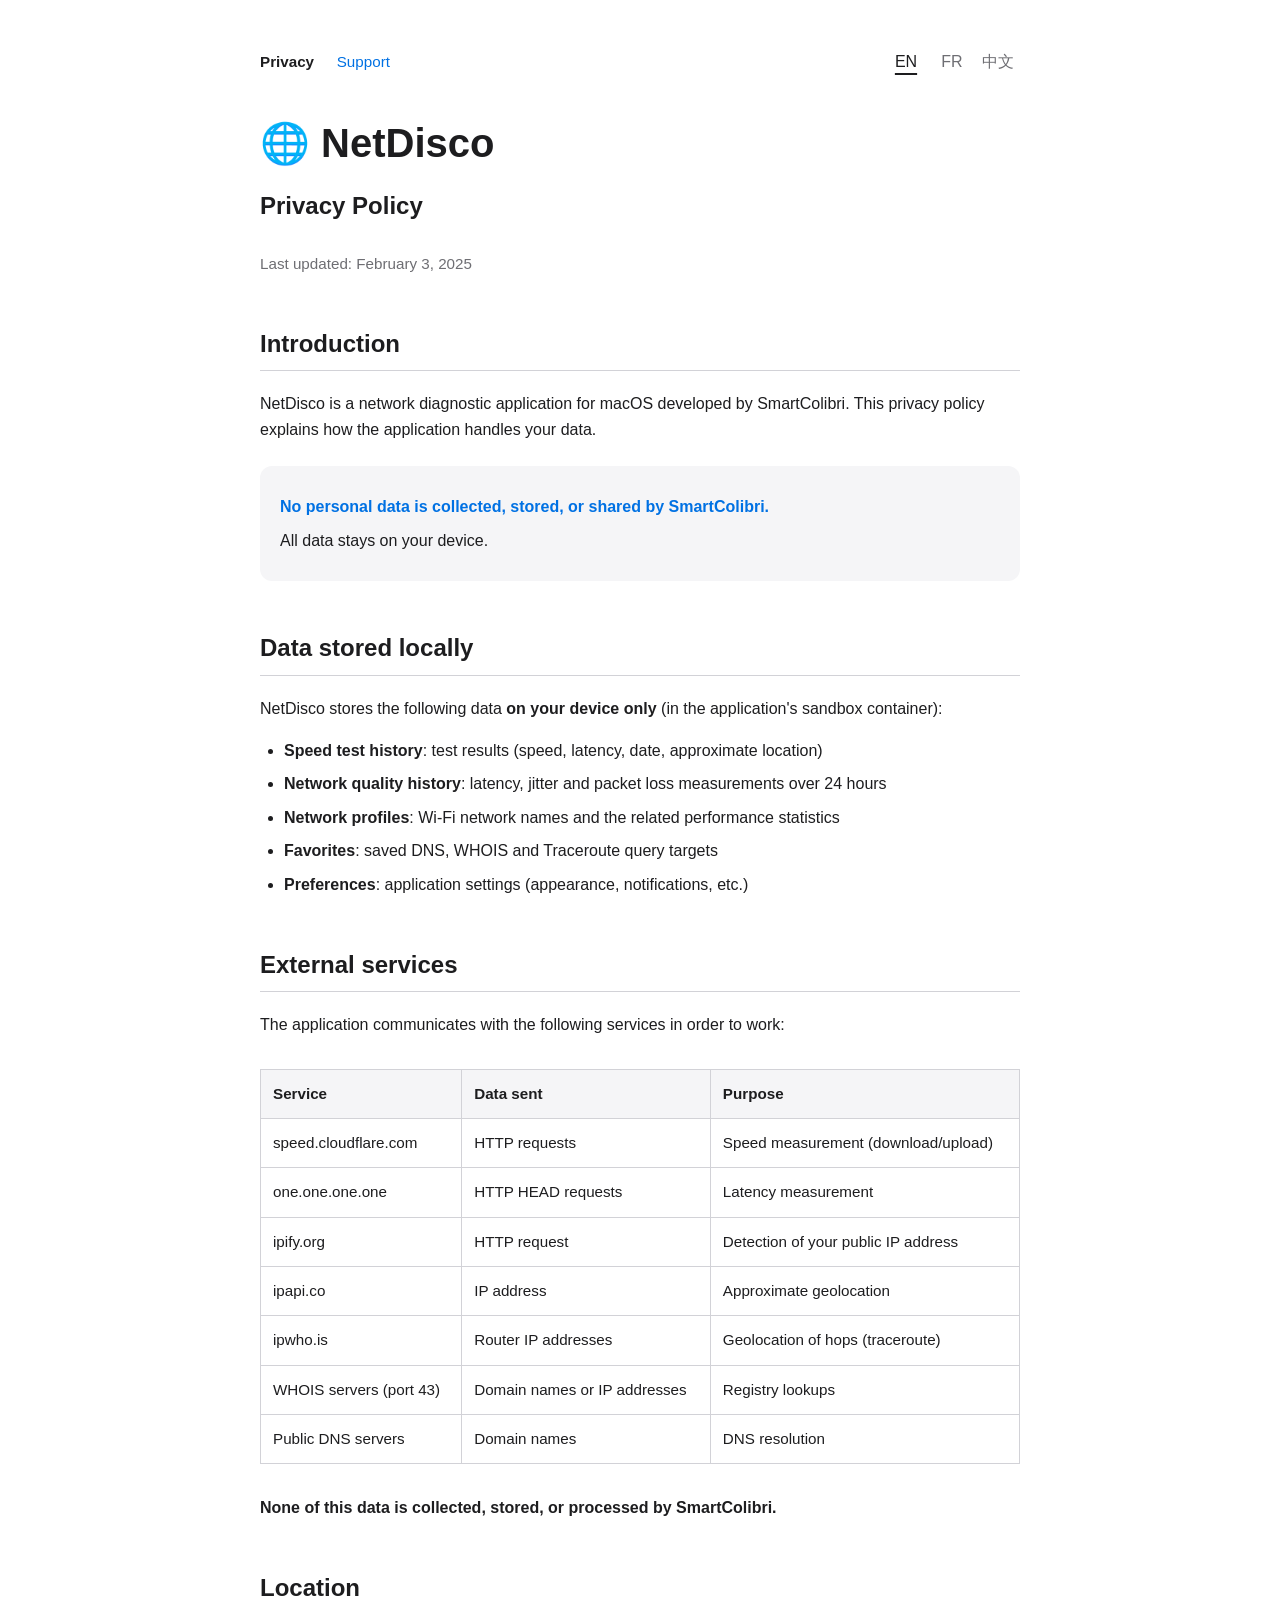
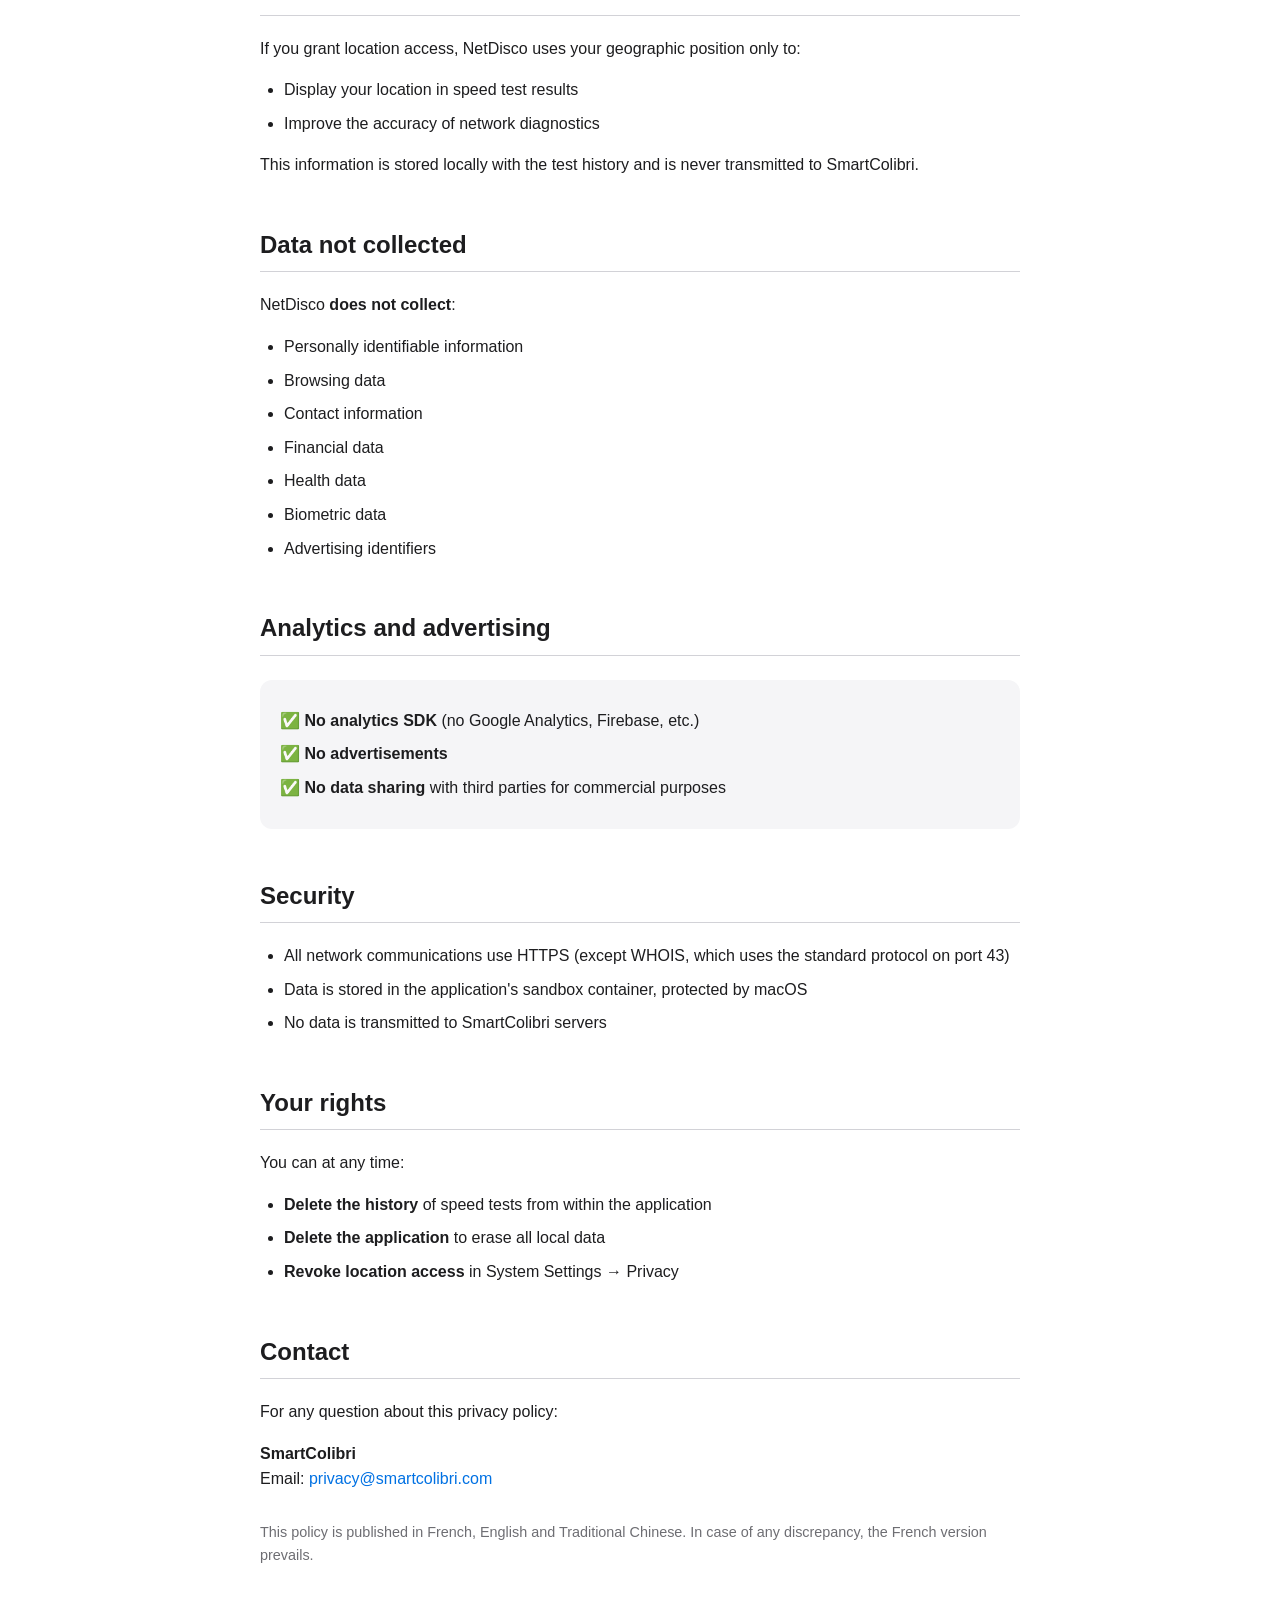
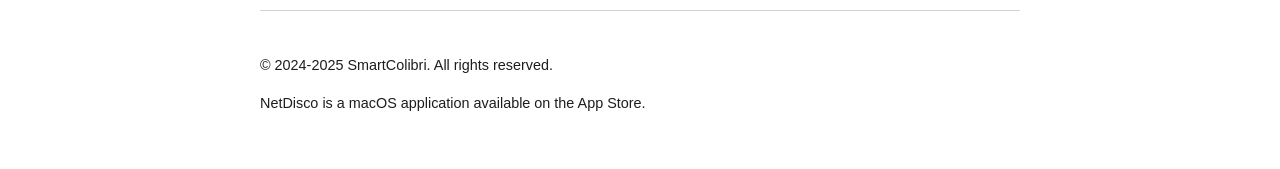
<file: netdisco-privacy/index.html>
<!DOCTYPE html>
<html lang="en">
<head>
    <meta charset="UTF-8">
    <meta name="viewport" content="width=device-width, initial-scale=1.0">
    <title>Privacy Policy — NetDisco</title>
    <style>
        :root {
            --bg: #ffffff;
            --text: #1d1d1f;
            --secondary: #6e6e73;
            --accent: #0071e3;
            --border: #d2d2d7;
            --table-bg: #f5f5f7;
        }
        @media (prefers-color-scheme: dark) {
            :root {
                --bg: #1d1d1f;
                --text: #f5f5f7;
                --secondary: #a1a1a6;
                --accent: #2997ff;
                --border: #424245;
                --table-bg: #2d2d2d;
            }
        }
        * {
            box-sizing: border-box;
        }
        body {
            font-family: -apple-system, BlinkMacSystemFont, "Segoe UI", Roboto, Helvetica, Arial, sans-serif;
            line-height: 1.6;
            color: var(--text);
            background: var(--bg);
            max-width: 800px;
            margin: 0 auto;
            padding: 40px 20px;
        }
        h1 {
            font-size: 2.5em;
            font-weight: 700;
            margin-bottom: 0.2em;
        }
        h2 {
            font-size: 1.5em;
            font-weight: 600;
            margin-top: 2em;
            padding-bottom: 0.3em;
            border-bottom: 1px solid var(--border);
        }
        h3 {
            font-size: 1.2em;
            font-weight: 600;
            margin-top: 1.5em;
        }
        .update-date {
            color: var(--secondary);
            font-size: 0.95em;
            margin-bottom: 2em;
        }
        p, li {
            color: var(--text);
        }
        ul {
            padding-left: 1.5em;
        }
        li {
            margin-bottom: 0.5em;
        }
        table {
            width: 100%;
            border-collapse: collapse;
            margin: 1em 0;
            font-size: 0.95em;
        }
        th, td {
            text-align: left;
            padding: 12px;
            border: 1px solid var(--border);
        }
        th {
            background: var(--table-bg);
            font-weight: 600;
        }
        .highlight-box {
            background: var(--table-bg);
            border-radius: 12px;
            padding: 20px;
            margin: 1.5em 0;
        }
        .highlight-box p {
            margin: 0.5em 0;
        }
        .no-data {
            color: var(--accent);
            font-weight: 600;
        }
        a {
            color: var(--accent);
            text-decoration: none;
        }
        a:hover {
            text-decoration: underline;
        }
        footer {
            margin-top: 3em;
            padding-top: 2em;
            border-top: 1px solid var(--border);
            color: var(--secondary);
            font-size: 0.9em;
        }
        .app-icon {
            width: 80px;
            height: 80px;
            border-radius: 18px;
            margin-bottom: 1em;
        }

        /* Trilingual mechanism: same as the home page (classes .en/.fr/.zh on body.lang-*,
           localStorage key "vl-lang", assets/monograph/v1/monograph.js). Only hiding rules. */
        body:not(.lang-fr) .fr { display: none !important; }
        body:not(.lang-zh) .zh { display: none !important; }
        body.lang-fr .en, body.lang-zh .en { display: none !important; }
        body.lang-zh {
            font-family: -apple-system, BlinkMacSystemFont, "Segoe UI", Roboto, Helvetica, Arial,
                         "PingFang TC", "Noto Sans TC", "Microsoft JhengHei", sans-serif;
            line-break: strict;
            word-break: normal;
        }
        body.lang-zh h1, body.lang-zh h2, body.lang-zh h3 { letter-spacing: normal; }
        .topbar {
            display: flex;
            align-items: center;
            justify-content: space-between;
            gap: 16px;
            flex-wrap: wrap;
            margin-bottom: 1em;
        }
        .topbar nav a { margin-right: 1.2em; font-size: 0.95em; }
        .topbar nav a[aria-current="page"] { color: var(--text); font-weight: 600; }
        .langs { display: flex; gap: 2px; }
        .langs button {
            font: inherit;
            min-height: 44px;
            min-width: 44px;
            padding: 0 6px;
            border: 0;
            background: transparent;
            color: var(--secondary);
            cursor: pointer;
        }
        .langs button.on {
            color: var(--text);
            text-decoration: underline;
            text-underline-offset: 6px;
            text-decoration-thickness: 2px;
        }
        .langs button:not(.on):hover { color: var(--text); }
        .langs button:focus-visible, .topbar a:focus-visible { outline: 2px solid var(--accent); outline-offset: 2px; }
        .prevail { color: var(--secondary); font-size: 0.9em; margin-top: 2em; }
        .tablewrap { overflow-x: auto; }
    </style>
    <script defer src="/vl.js"></script>
</head>
<body class="lang-en">
    <div class="topbar">
        <nav>
            <a href="index.html" aria-current="page"><span class="en">Privacy</span><span class="fr">Confidentialité</span><span class="zh">隱私權</span></a>
            <a href="support.html"><span class="en">Support</span><span class="fr">Support</span><span class="zh">技術支援</span></a>
        </nav>
        <div class="langs" role="group" aria-label="Language / Langue / 語言">
            <button type="button" data-lang="en" class="on">EN</button>
            <button type="button" data-lang="fr">FR</button>
            <button type="button" data-lang="zh">中文</button>
        </div>
    </div>

    <div class="en" lang="en">
    <h1>🌐 NetDisco</h1>
    <h2 style="border: none; margin-top: 0.5em;">Privacy Policy</h2>
    <p class="update-date">Last updated: February 3, 2025</p>

    <h2>Introduction</h2>
    <p>NetDisco is a network diagnostic application for macOS developed by SmartColibri. This privacy policy explains how the application handles your data.</p>

    <div class="highlight-box">
        <p class="no-data">No personal data is collected, stored, or shared by SmartColibri.</p>
        <p>All data stays on your device.</p>
    </div>

    <h2>Data stored locally</h2>
    <p>NetDisco stores the following data <strong>on your device only</strong> (in the application's sandbox container):</p>
    <ul>
        <li><strong>Speed test history</strong>: test results (speed, latency, date, approximate location)</li>
        <li><strong>Network quality history</strong>: latency, jitter and packet loss measurements over 24 hours</li>
        <li><strong>Network profiles</strong>: Wi-Fi network names and the related performance statistics</li>
        <li><strong>Favorites</strong>: saved DNS, WHOIS and Traceroute query targets</li>
        <li><strong>Preferences</strong>: application settings (appearance, notifications, etc.)</li>
    </ul>

    <h2>External services</h2>
    <p>The application communicates with the following services in order to work:</p>
    <div class="tablewrap"><table><thead><tr><th>Service</th><th>Data sent</th><th>Purpose</th></tr></thead><tbody><tr><td>speed.cloudflare.com</td><td>HTTP requests</td><td>Speed measurement (download/upload)</td></tr><tr><td>one.one.one.one</td><td>HTTP HEAD requests</td><td>Latency measurement</td></tr><tr><td>ipify.org</td><td>HTTP request</td><td>Detection of your public IP address</td></tr><tr><td>ipapi.co</td><td>IP address</td><td>Approximate geolocation</td></tr><tr><td>ipwho.is</td><td>Router IP addresses</td><td>Geolocation of hops (traceroute)</td></tr><tr><td>WHOIS servers (port 43)</td><td>Domain names or IP addresses</td><td>Registry lookups</td></tr><tr><td>Public DNS servers</td><td>Domain names</td><td>DNS resolution</td></tr></tbody></table></div>
    <p><strong>None of this data is collected, stored, or processed by SmartColibri.</strong></p>

    <h2>Location</h2>
    <p>If you grant location access, NetDisco uses your geographic position only to:</p>
    <ul>
        <li>Display your location in speed test results</li>
        <li>Improve the accuracy of network diagnostics</li>
    </ul>
    <p>This information is stored locally with the test history and is never transmitted to SmartColibri.</p>

    <h2>Data not collected</h2>
    <p>NetDisco <strong>does not collect</strong>:</p>
    <ul>
        <li>Personally identifiable information</li>
        <li>Browsing data</li>
        <li>Contact information</li>
        <li>Financial data</li>
        <li>Health data</li>
        <li>Biometric data</li>
        <li>Advertising identifiers</li>
    </ul>

    <h2>Analytics and advertising</h2>
    <div class="highlight-box">
        <p>✅ <strong>No analytics SDK</strong> (no Google Analytics, Firebase, etc.)</p>
        <p>✅ <strong>No advertisements</strong></p>
        <p>✅ <strong>No data sharing</strong> with third parties for commercial purposes</p>
    </div>

    <h2>Security</h2>
    <ul>
        <li>All network communications use HTTPS (except WHOIS, which uses the standard protocol on port 43)</li>
        <li>Data is stored in the application's sandbox container, protected by macOS</li>
        <li>No data is transmitted to SmartColibri servers</li>
    </ul>

    <h2>Your rights</h2>
    <p>You can at any time:</p>
    <ul>
        <li><strong>Delete the history</strong> of speed tests from within the application</li>
        <li><strong>Delete the application</strong> to erase all local data</li>
        <li><strong>Revoke location access</strong> in System Settings → Privacy</li>
    </ul>

    <h2>Contact</h2>
    <p>For any question about this privacy policy:</p>
    <p><strong>SmartColibri</strong><br>
    Email: <a href="mailto:privacy@smartcolibri.com">privacy@smartcolibri.com</a></p>

    <p class="prevail">This policy is published in French, English and Traditional Chinese. In case of any discrepancy, the French version prevails.</p>
</div>

    <div class="fr" lang="fr">
    <h1>🌐 NetDisco</h1>
    <h2 style="border: none; margin-top: 0.5em;">Politique de confidentialité</h2>
    <p class="update-date">Dernière mise à jour : 3 février 2025</p>

    <h2>Introduction</h2>
    <p>NetDisco est une application macOS développée par SmartColibri. Cette politique de confidentialité explique comment l'application traite vos données.</p>

    <div class="highlight-box">
        <p class="no-data">Aucune donnée personnelle n'est collectée, stockée ou partagée par SmartColibri.</p>
        <p>Toutes les données restent sur votre appareil.</p>
    </div>

    <h2>Données stockées localement</h2>
    <p>NetDisco stocke les données suivantes <strong>uniquement sur votre appareil</strong> (dans le conteneur sandbox de l'application) :</p>
    <ul>
        <li><strong>Historique des tests de débit</strong> : résultats des tests (vitesse, latence, date, localisation approximative)</li>
        <li><strong>Historique de qualité réseau</strong> : mesures de latence, jitter et perte de paquets sur 24 heures</li>
        <li><strong>Profils réseau</strong> : noms de réseaux WiFi et statistiques de performance associées</li>
        <li><strong>Favoris</strong> : cibles de requêtes DNS, WHOIS et Traceroute sauvegardées</li>
        <li><strong>Préférences</strong> : réglages de l'application (apparence, notifications, etc.)</li>
    </ul>

    <h2>Services externes</h2>
    <p>L'application communique avec les services suivants pour son fonctionnement :</p>
    <div class="tablewrap"><table><thead><tr><th>Service</th><th>Données envoyées</th><th>Finalité</th></tr></thead><tbody><tr><td>speed.cloudflare.com</td><td>Requêtes HTTP</td><td>Mesure de débit (download/upload)</td></tr><tr><td>one.one.one.one</td><td>Requêtes HTTP HEAD</td><td>Mesure de latence</td></tr><tr><td>ipify.org</td><td>Requête HTTP</td><td>Détection de votre adresse IP publique</td></tr><tr><td>ipapi.co</td><td>Adresse IP</td><td>Géolocalisation approximative</td></tr><tr><td>ipwho.is</td><td>Adresses IP des routeurs</td><td>Géolocalisation des sauts (traceroute)</td></tr><tr><td>Serveurs WHOIS (port 43)</td><td>Noms de domaine ou IP</td><td>Consultation des registres</td></tr><tr><td>Serveurs DNS publics</td><td>Noms de domaine</td><td>Résolution DNS</td></tr></tbody></table></div>
    <p><strong>Aucune de ces données n'est collectée, stockée ou traitée par SmartColibri.</strong></p>

    <h2>Localisation</h2>
    <p>Si vous autorisez l'accès à la localisation, NetDisco utilise votre position géographique uniquement pour :</p>
    <ul>
        <li>Afficher votre emplacement lors des tests de débit</li>
        <li>Améliorer la précision des diagnostics réseau</li>
    </ul>
    <p>Cette information est stockée localement avec l'historique des tests et n'est jamais transmise à SmartColibri.</p>

    <h2>Données non collectées</h2>
    <p>NetDisco <strong>ne collecte pas</strong> :</p>
    <ul>
        <li>Données d'identification personnelle</li>
        <li>Données de navigation</li>
        <li>Informations de contact</li>
        <li>Données financières</li>
        <li>Données de santé</li>
        <li>Données biométriques</li>
        <li>Identifiants publicitaires</li>
    </ul>

    <h2>Analyse et publicité</h2>
    <div class="highlight-box">
        <p>✅ <strong>Aucun SDK d'analyse</strong> (pas de Google Analytics, Firebase, etc.)</p>
        <p>✅ <strong>Aucune publicité</strong></p>
        <p>✅ <strong>Aucun partage de données</strong> avec des tiers à des fins commerciales</p>
    </div>

    <h2>Sécurité</h2>
    <ul>
        <li>Toutes les communications réseau utilisent HTTPS (sauf WHOIS qui utilise le protocole standard sur port 43)</li>
        <li>Les données sont stockées dans le conteneur sandbox de l'application, protégé par macOS</li>
        <li>Aucune donnée n'est transmise à des serveurs SmartColibri</li>
    </ul>

    <h2>Vos droits</h2>
    <p>Vous pouvez à tout moment :</p>
    <ul>
        <li><strong>Supprimer l'historique</strong> des tests de débit depuis l'application</li>
        <li><strong>Supprimer l'application</strong> pour effacer toutes les données locales</li>
        <li><strong>Révoquer l'accès à la localisation</strong> dans Préférences Système → Confidentialité</li>
    </ul>

    <h2>Contact</h2>
    <p>Pour toute question concernant cette politique de confidentialité :</p>
    <p><strong>SmartColibri</strong><br>
    Email : <a href="mailto:privacy@smartcolibri.com">privacy@smartcolibri.com</a></p>

    <p class="prevail">Cette politique est publiée en français, en anglais et en chinois traditionnel. En cas de divergence, la version française fait foi.</p>
</div>

    <div class="zh" lang="zh-Hant">
    <h1>🌐 NetDisco</h1>
    <h2 style="border: none; margin-top: 0.5em;">隱私權政策</h2>
    <p class="update-date">最後更新：2025 年 2 月 3 日</p>

    <h2>簡介</h2>
    <p>NetDisco 是由 SmartColibri 開發的 macOS 應用程式。本隱私權政策說明應用程式如何處理您的資料。</p>

    <div class="highlight-box">
        <p class="no-data">SmartColibri 不會收集、儲存或分享任何個人資料。</p>
        <p>所有資料都保留在您的裝置上。</p>
    </div>

    <h2>儲存在本機的資料</h2>
    <p>NetDisco 會將下列資料<strong>僅儲存在您的裝置上</strong>（位於應用程式的沙盒容器內）：</p>
    <ul>
        <li><strong>速度測試記錄</strong>：測試結果（速度、延遲、日期、大致位置）</li>
        <li><strong>網路品質記錄</strong>：24 小時內的延遲、抖動與封包遺失量測值</li>
        <li><strong>網路設定檔</strong>：Wi-Fi 網路名稱及相關效能統計</li>
        <li><strong>我的最愛</strong>：已儲存的 DNS、WHOIS 與 Traceroute 查詢目標</li>
        <li><strong>偏好設定</strong>：應用程式設定（外觀、通知等）</li>
    </ul>

    <h2>外部服務</h2>
    <p>為了正常運作，應用程式會與下列服務通訊：</p>
    <div class="tablewrap"><table><thead><tr><th>服務</th><th>傳送的資料</th><th>用途</th></tr></thead><tbody><tr><td>speed.cloudflare.com</td><td>HTTP 請求</td><td>速度量測（下載／上傳）</td></tr><tr><td>one.one.one.one</td><td>HTTP HEAD 請求</td><td>延遲量測</td></tr><tr><td>ipify.org</td><td>HTTP 請求</td><td>偵測您的公開 IP 位址</td></tr><tr><td>ipapi.co</td><td>IP 位址</td><td>大致地理定位</td></tr><tr><td>ipwho.is</td><td>路由器 IP 位址</td><td>各躍點的地理定位（traceroute）</td></tr><tr><td>WHOIS 伺服器（連接埠 43）</td><td>網域名稱或 IP 位址</td><td>查詢註冊資料</td></tr><tr><td>公用 DNS 伺服器</td><td>網域名稱</td><td>DNS 解析</td></tr></tbody></table></div>
    <p><strong>SmartColibri 不會收集、儲存或處理上述任何資料。</strong></p>

    <h2>位置</h2>
    <p>若您允許存取位置，NetDisco 僅會將您的地理位置用於：</p>
    <ul>
        <li>在速度測試時顯示您的所在位置</li>
        <li>提升網路診斷的準確度</li>
    </ul>
    <p>此資訊會與測試記錄一同儲存在本機，絕不會傳送給 SmartColibri。</p>

    <h2>不收集的資料</h2>
    <p>NetDisco <strong>不會收集</strong>：</p>
    <ul>
        <li>個人身分識別資料</li>
        <li>瀏覽資料</li>
        <li>聯絡資訊</li>
        <li>財務資料</li>
        <li>健康資料</li>
        <li>生物辨識資料</li>
        <li>廣告識別碼</li>
    </ul>

    <h2>分析與廣告</h2>
    <div class="highlight-box">
        <p>✅ <strong>無分析 SDK</strong>（不使用 Google Analytics、Firebase 等）</p>
        <p>✅ <strong>無廣告</strong></p>
        <p>✅ <strong>不會為商業目的</strong>與第三方分享資料</p>
    </div>

    <h2>安全性</h2>
    <ul>
        <li>所有網路通訊皆使用 HTTPS（WHOIS 除外，其使用連接埠 43 上的標準協定）</li>
        <li>資料儲存在應用程式的沙盒容器內，並受 macOS 保護</li>
        <li>不會有任何資料傳送到 SmartColibri 的伺服器</li>
    </ul>

    <h2>您的權利</h2>
    <p>您可隨時：</p>
    <ul>
        <li>從應用程式內<strong>刪除</strong>速度測試<strong>記錄</strong></li>
        <li><strong>刪除應用程式</strong>以清除所有本機資料</li>
        <li>在「系統設定」 → 「隱私權與安全性」中<strong>撤銷位置存取權限</strong></li>
    </ul>

    <h2>聯絡方式</h2>
    <p>如對本隱私權政策有任何疑問：</p>
    <p><strong>SmartColibri</strong><br>
    電子郵件：<a href="mailto:privacy@smartcolibri.com">privacy@smartcolibri.com</a></p>

    <p class="prevail">本政策以法文、英文及繁體中文發布。如內容有任何出入，以法文版本為準。</p>
</div>

    <footer>
        <p>© 2024-2025 SmartColibri. <span class="en">All rights reserved.</span><span class="fr">Tous droits réservés.</span><span class="zh">版權所有。</span></p>
        <p><span class="en">NetDisco is a macOS application available on the App Store.</span><span class="fr">NetDisco est une application macOS disponible sur l'App Store.</span><span class="zh">NetDisco 是可在 App Store 取得的 macOS 應用程式。</span></p>
    </footer>
    <script src="../assets/monograph/v1/monograph.js"></script>
    <script>
        /* Localised <title>, following body.lang-* set by monograph.js */
        (function () {
            var T = {en: "Privacy Policy — NetDisco", fr: "Politique de confidentialité — NetDisco", zh: "隱私權政策 — NetDisco"};
            function paint() {
                var c = document.body.className.match(/lang-(en|fr|zh)/);
                if (c) document.title = T[c[1]];
            }
            new MutationObserver(paint).observe(document.body, { attributes: true, attributeFilter: ['class'] });
            paint();
        })();
    </script>
</body>
</html>
</file>
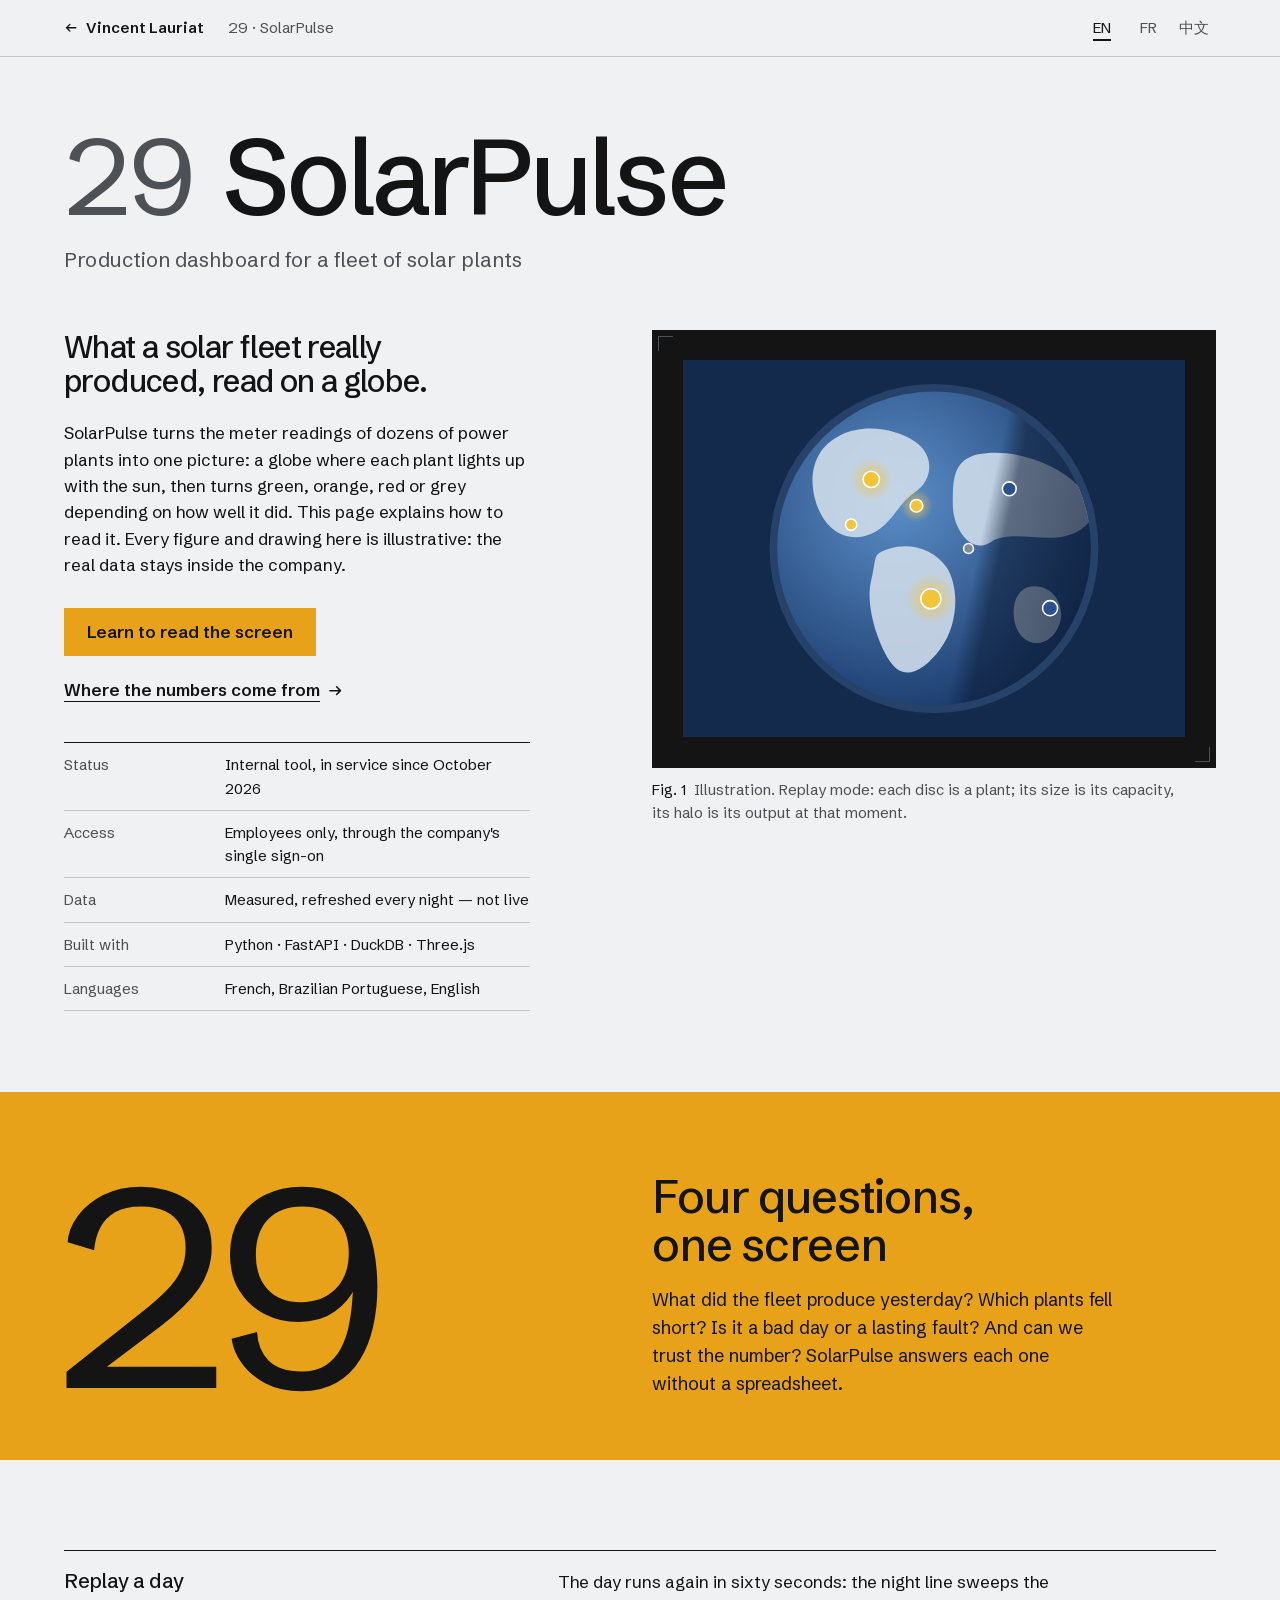
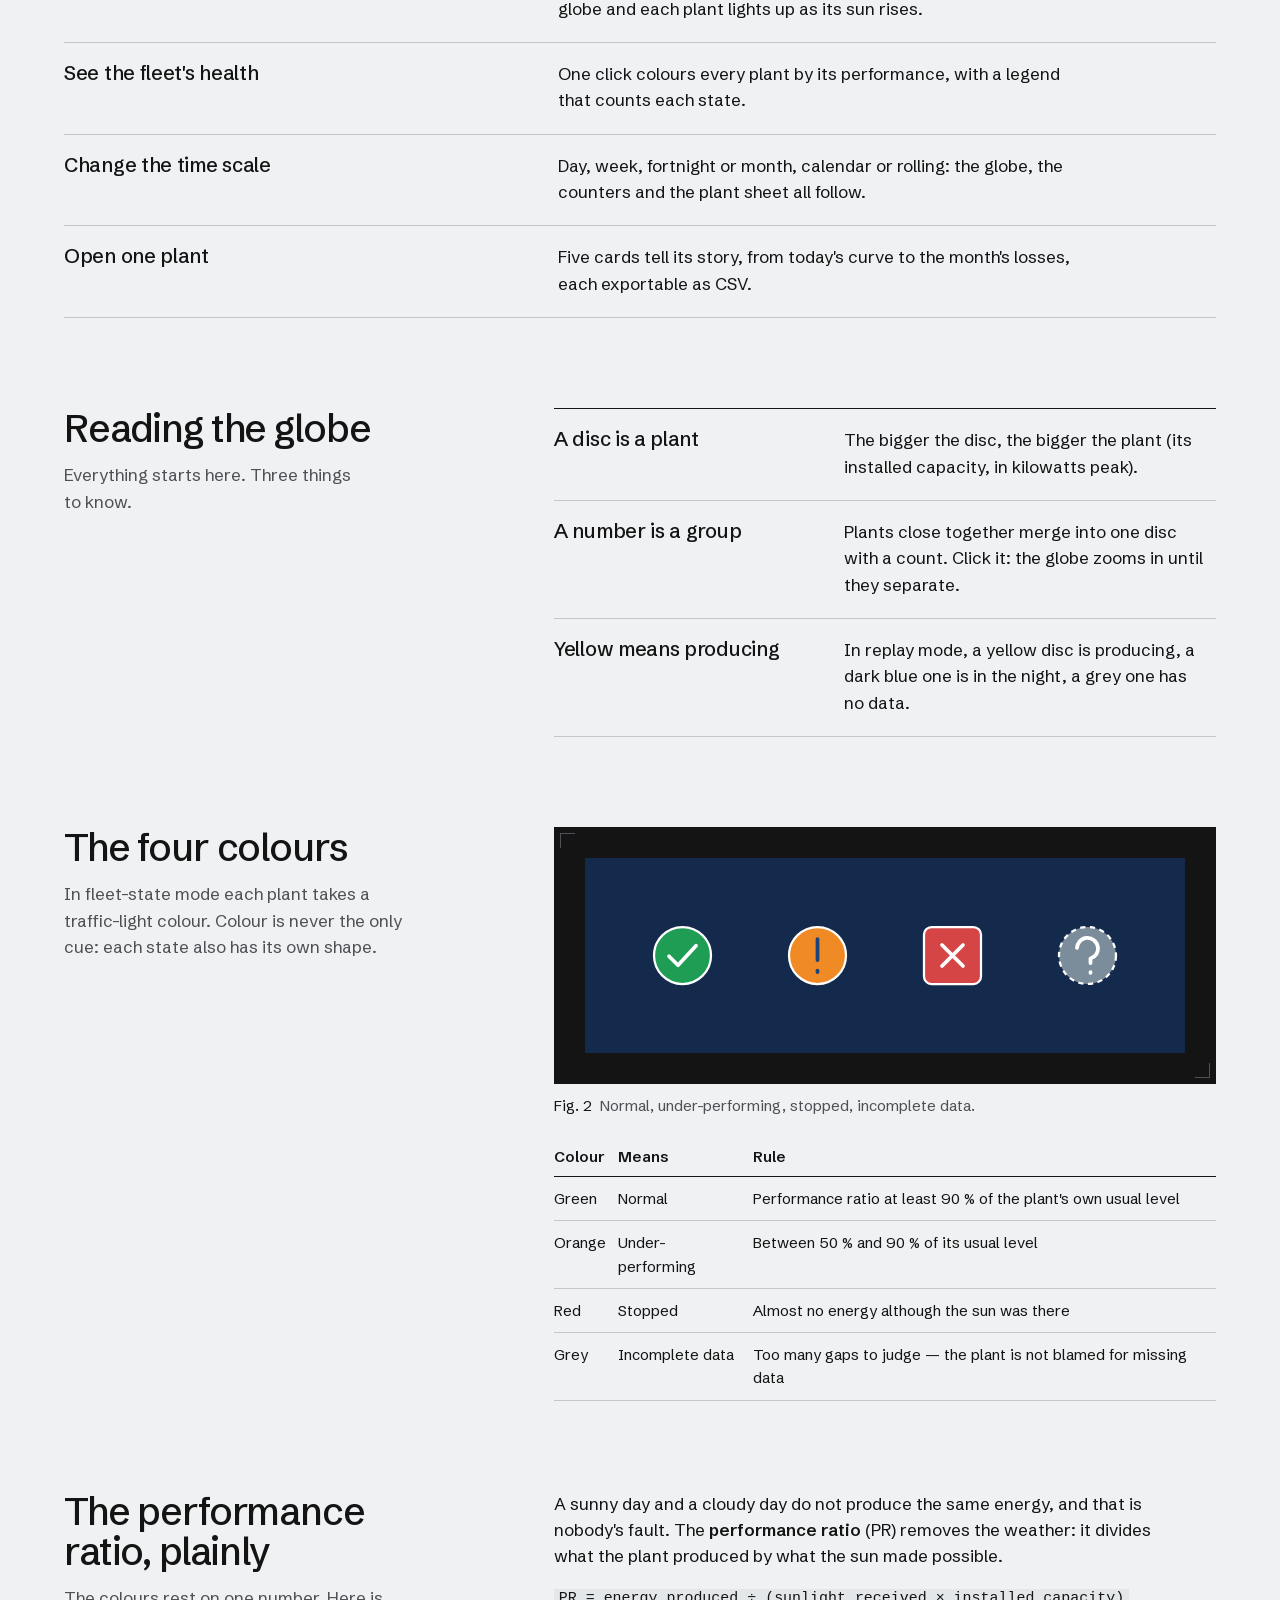
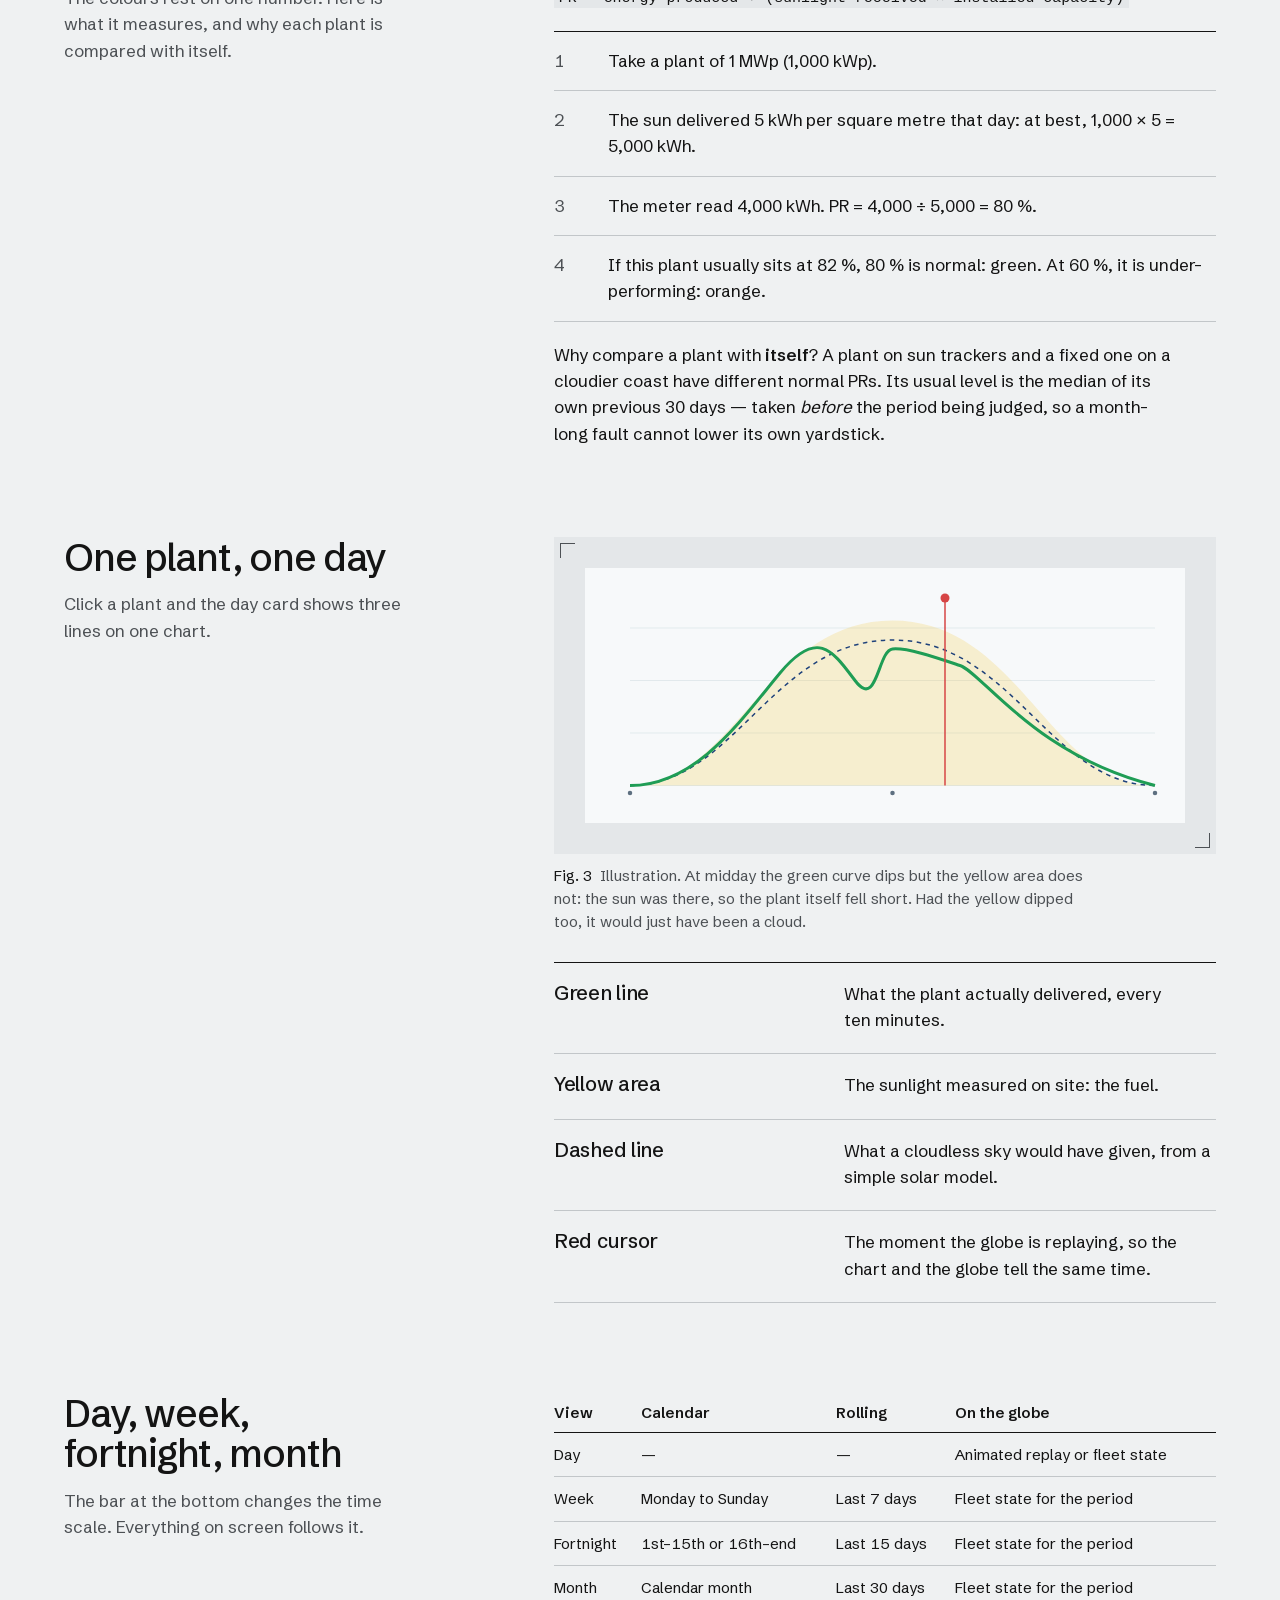
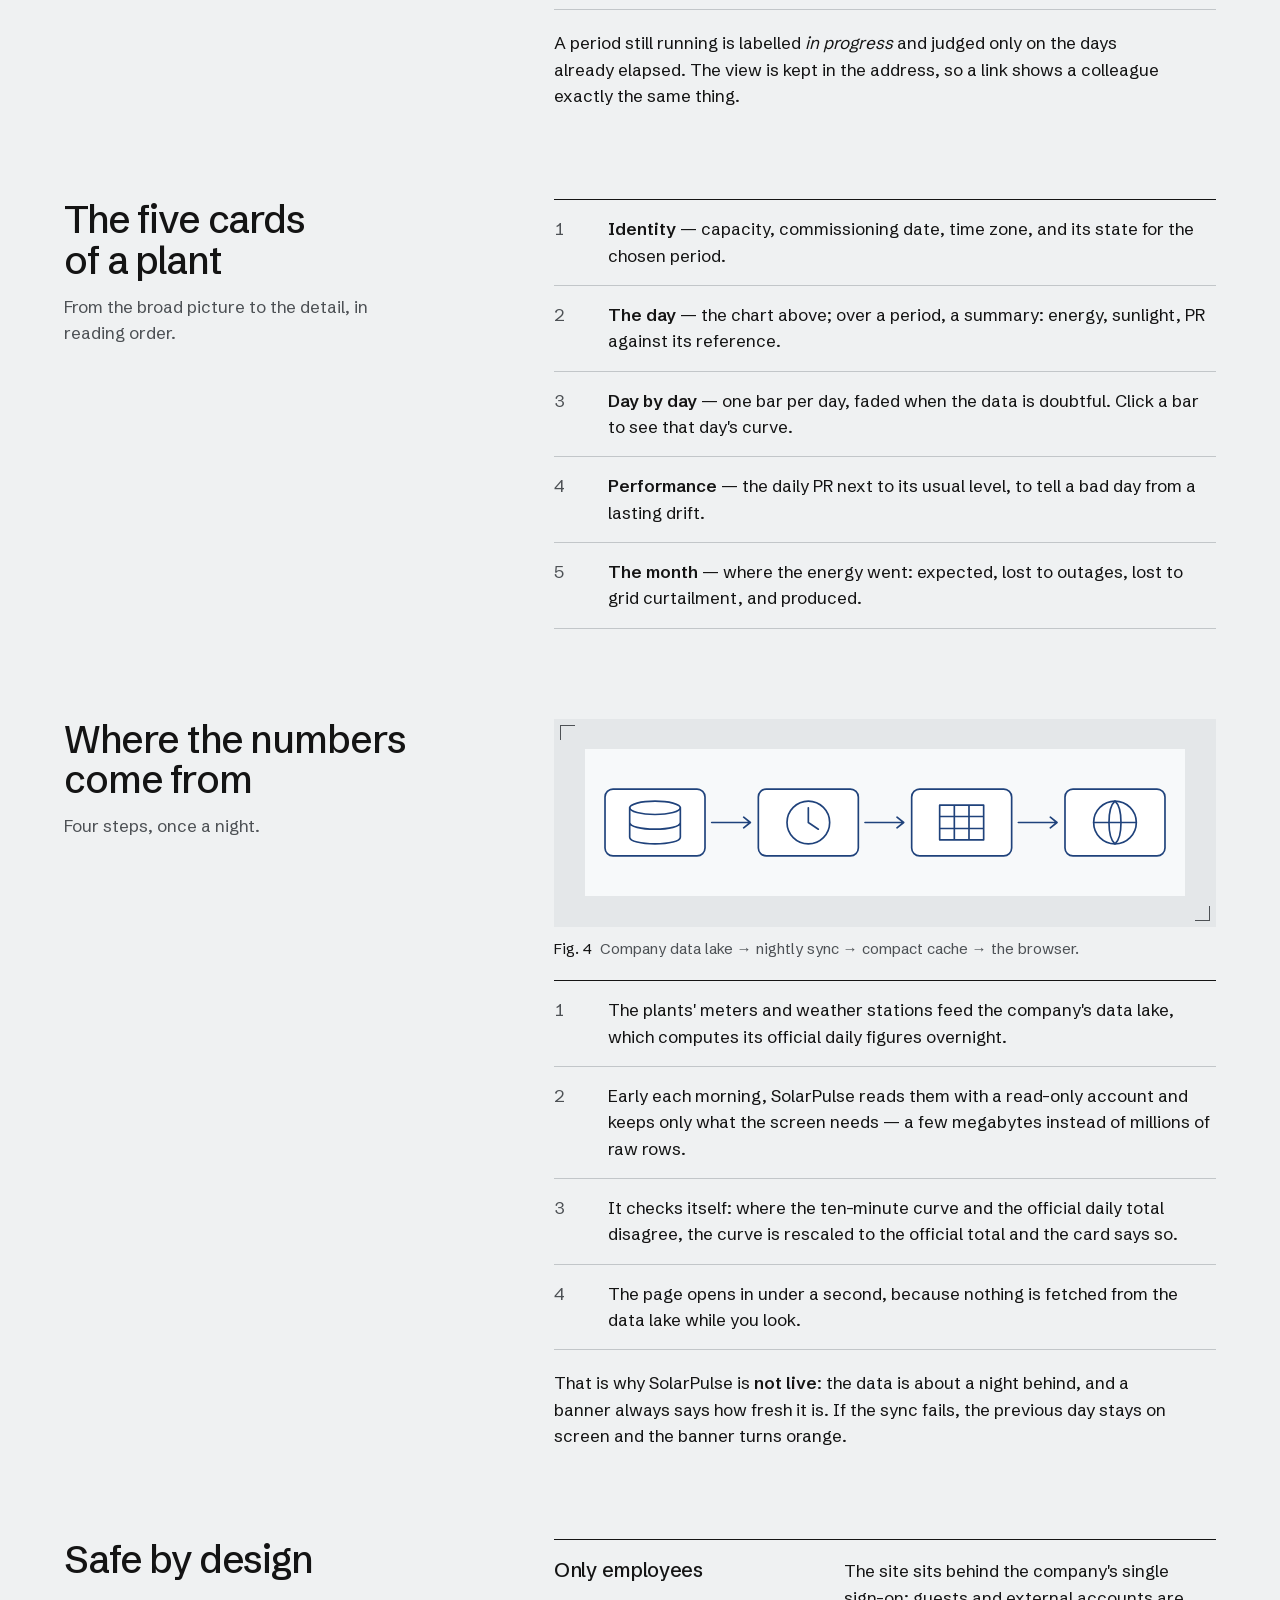
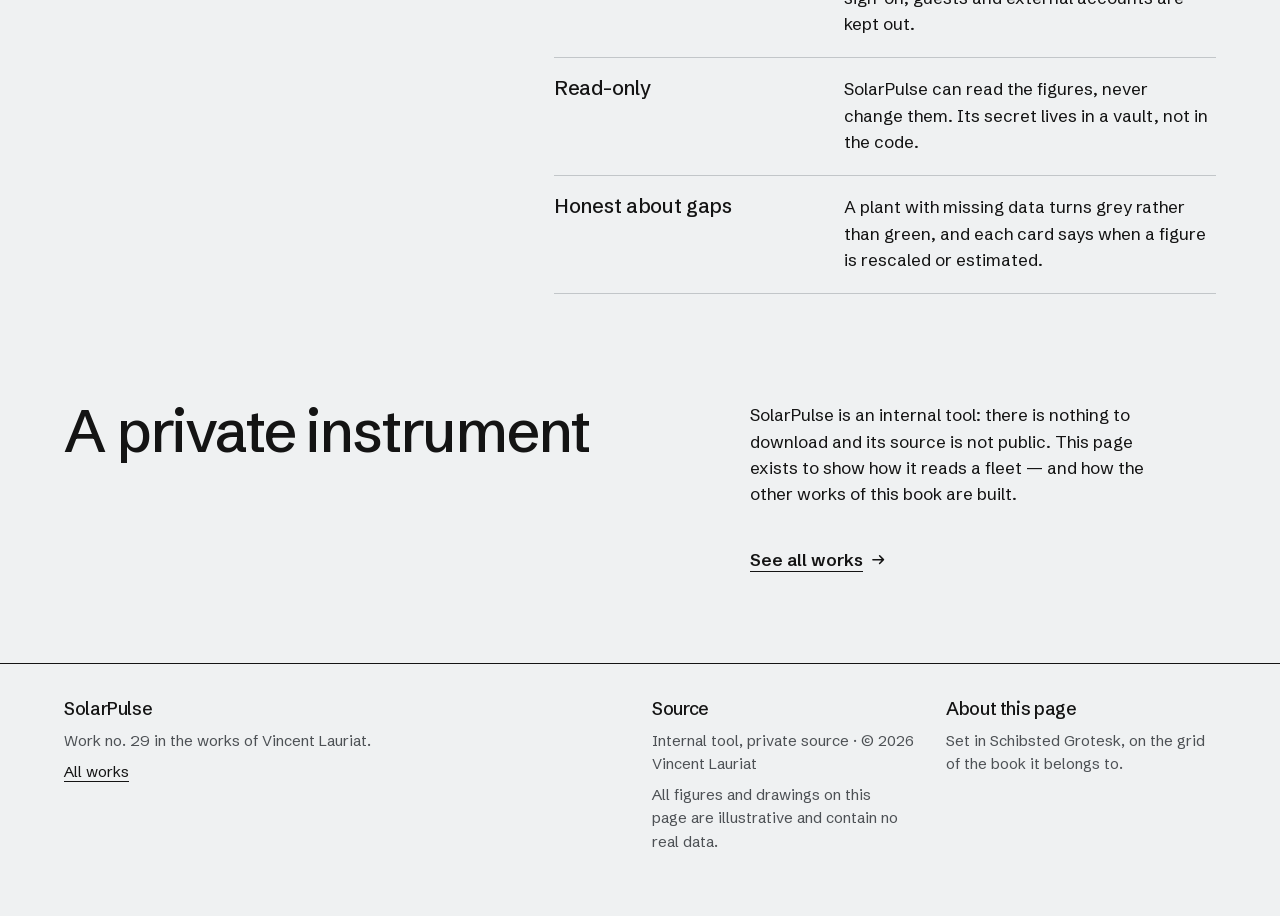
<file: SolarPulse/index.html>
<!DOCTYPE html>
<html lang="en" style="--accent:#E8A21A;--on-accent:#141414;--accent-ink:#90640e">
<head>
<meta charset="utf-8">
<meta name="viewport" content="width=device-width, initial-scale=1">
<title>SolarPulse — the real output of a solar fleet, read on a globe</title>
<meta name="description" content="How to read SolarPulse, a dashboard that replays the measured production of a fleet of solar plants on a 3D globe: colours, performance ratio, periods and data flow.">
<meta name="theme-color" content="#eff1f2">
<meta property="og:type" content="website">
<meta property="og:title" content="SolarPulse — the real output of a solar fleet, read on a globe">
<meta property="og:description" content="How to read SolarPulse, a dashboard that replays the measured production of a fleet of solar plants on a 3D globe: colours, performance ratio, periods and data flow.">
<meta property="og:url" content="https://vincentlauriat.github.io/SolarPulse/">

<meta name="twitter:card" content="summary_large_image">
<link rel="icon" href="/assets/favicon.svg">
<link rel="preload" href="/assets/schibsted.woff2" as="font" type="font/woff2" crossorigin>
<link rel="stylesheet" href="/assets/monograph/v1/monograph.css">
<script defer src="/vl.js"></script>
</head>
<body>
<a class="skip" href="#content"><span class="en">Skip to content</span><span class="fr">Aller au contenu</span><span class="zh">跳至內容</span></a>
<header class="running"><div class="wrap">
<a class="back" href="https://vincentlauriat.github.io/#w29"><svg class="arw l" viewBox="0 0 16 16" aria-hidden="true"><path d="M2 8h11M9 4l4 4-4 4"/></svg><span class="en">Vincent Lauriat</span><span class="fr">Vincent Lauriat</span><span class="zh">Vincent Lauriat</span></a>
<span class="here"><span class="num">29</span> · SolarPulse</span>
<div class="langs" role="group" aria-label="Language / Langue / 語言"><button type="button" data-lang="en" aria-pressed="false">EN</button><button type="button" data-lang="fr" aria-pressed="false">FR</button><button type="button" data-lang="zh" aria-pressed="false">中文</button></div>

</div></header>
<main>
<section class="title"><div class="wrap g12">
<h1 class="nm" style="--len:10"><span class="no" aria-label="Work no. 29">29</span><span>SolarPulse</span></h1>
<p class="role"><span class="en">Production dashboard for a fleet of solar plants</span><span class="fr">Tableau de bord de production d'un parc solaire</span><span class="zh">太陽能電廠群的發電儀表板</span></p>
<div class="t-left">
<p class="thesis"><span class="en">What a solar fleet really produced, read on a globe.</span><span class="fr">Ce qu'un parc solaire a vraiment produit, lu sur un globe.</span><span class="zh">一個太陽能電廠群的實際發電量，在地球儀上一目了然。</span></p>
<p class='lede'><span class="en">SolarPulse turns the meter readings of dozens of power plants into one picture: a globe where each plant lights up with the sun, then turns green, orange, red or grey depending on how well it did. This page explains how to read it. Every figure and drawing here is illustrative: the real data stays inside the company.</span><span class="fr">SolarPulse transforme les relevés de dizaines de centrales en une seule image : un globe où chaque centrale s'allume avec le soleil, puis passe au vert, à l'orange, au rouge ou au gris selon sa performance. Cette page explique comment la lire. Tous les chiffres et dessins ci-dessous sont illustratifs : les vraies données restent dans l'entreprise.</span><span class="zh">SolarPulse 把數十座電廠的電錶讀數化為一張畫面：一顆地球儀，每座電廠隨太陽亮起，再依表現轉為綠、橙、紅或灰。本頁說明如何閱讀它。頁面上所有數字與圖示皆為示意：真實資料只留在公司內部。</span></p>
<div class="acts"><a class="btn" href="#screen"><span class="en">Learn to read the screen</span><span class="fr">Apprendre à lire l'écran</span><span class="zh">學習閱讀畫面</span></a><a class="lnk" href="#data"><span class="en">Where the numbers come from</span><span class="fr">D'où viennent les chiffres</span><span class="zh">數字從何而來</span><svg class="arw" viewBox="0 0 16 16" aria-hidden="true"><path d="M2 8h11M9 4l4 4-4 4"/></svg></a></div>
<dl class="facts"><div><dt><span class="en">Status</span><span class="fr">Statut</span><span class="zh">狀態</span></dt><dd><span class="en">Internal tool, in service since October 2026</span><span class="fr">Outil interne, en service depuis octobre 2026</span><span class="zh">內部工具，2026 年 10 月起上線</span></dd></div><div><dt><span class="en">Access</span><span class="fr">Accès</span><span class="zh">存取</span></dt><dd><span class="en">Employees only, through the company's single sign-on</span><span class="fr">Salariés uniquement, via l'authentification unique de l'entreprise</span><span class="zh">僅限員工，透過公司單一登入</span></dd></div><div><dt><span class="en">Data</span><span class="fr">Données</span><span class="zh">資料</span></dt><dd><span class="en">Measured, refreshed every night — not live</span><span class="fr">Mesurées, rafraîchies chaque nuit — pas en direct</span><span class="zh">實測數據，每晚更新——非即時</span></dd></div><div><dt><span class="en">Built with</span><span class="fr">Construit avec</span><span class="zh">技術</span></dt><dd>Python · FastAPI · DuckDB · Three.js</dd></div><div><dt><span class="en">Languages</span><span class="fr">Langues</span><span class="zh">介面語言</span></dt><dd><span class="en">French, Brazilian Portuguese, English</span><span class="fr">Français, portugais du Brésil, anglais</span><span class="zh">法文、巴西葡萄牙文、英文</span></dd></div></dl>
</div>
<div class="t-right"><figure class="plate ink"><div class="pl"><img src="hero.svg" alt="Illustration: a globe with a day–night line; plants on the day side glow yellow, plants at night are dark blue." width="800" height="600" decoding="async"></div><figcaption><span class="fg"><span class="en">Fig.</span><span class="fr">Fig.</span><span class="zh">圖</span> 1</span><span class="en">Illustration. Replay mode: each disc is a plant; its size is its capacity, its halo is its output at that moment.</span><span class="fr">Illustration. Mode rejeu : chaque disque est une centrale ; sa taille est sa puissance installée, son halo sa production à cet instant.</span><span class="zh">示意圖。重播模式：每個圓點是一座電廠；大小代表裝置容量，光暈代表該時刻的發電量。</span></figcaption></figure></div>
</div></section>
<section class="opener" id="content"><div class="wrap"><div class="op-grid"><div class="numeral" aria-hidden="true">29</div><div class="op-text"><h2><span class="en">Four questions, one screen</span><span class="fr">Quatre questions, un seul écran</span><span class="zh">四個問題，一個畫面</span></h2><p><span class="en">What did the fleet produce yesterday? Which plants fell short? Is it a bad day or a lasting fault? And can we trust the number? SolarPulse answers each one without a spreadsheet.</span><span class="fr">Qu'a produit le parc hier ? Quelles centrales ont été en dessous ? Est-ce une mauvaise journée ou une panne qui dure ? Et peut-on se fier au chiffre ? SolarPulse répond à chacune sans tableur.</span><span class="zh">電廠群昨天發了多少電？哪些電廠表現不佳？是一天的低谷，還是持續的故障？這個數字可信嗎？SolarPulse 不用試算表就能逐一回答。</span></p></div></div></div></section>
<section class="chapter"><div class="wrap"><ul class="specs"><li><h3><span class="en">Replay a day</span><span class="fr">Rejouer une journée</span><span class="zh">重播一天</span></h3><div><p><span class="en">The day runs again in sixty seconds: the night line sweeps the globe and each plant lights up as its sun rises.</span><span class="fr">La journée se rejoue en soixante secondes : la ligne de nuit balaie le globe et chaque centrale s'allume quand son soleil se lève.</span><span class="zh">一天在六十秒內重播：夜線掃過地球，每座電廠在日出時亮起。</span></p></div></li><li><h3><span class="en">See the fleet's health</span><span class="fr">Voir la santé du parc</span><span class="zh">掌握電廠群健康狀況</span></h3><div><p><span class="en">One click colours every plant by its performance, with a legend that counts each state.</span><span class="fr">Un clic colore chaque centrale selon sa performance, avec une légende qui compte chaque état.</span><span class="zh">一鍵依表現為每座電廠著色，圖例同時統計各狀態數量。</span></p></div></li><li><h3><span class="en">Change the time scale</span><span class="fr">Changer d'échelle de temps</span><span class="zh">切換時間尺度</span></h3><div><p><span class="en">Day, week, fortnight or month, calendar or rolling: the globe, the counters and the plant sheet all follow.</span><span class="fr">Jour, semaine, quinzaine ou mois, calendaire ou glissant : le globe, les compteurs et la fiche suivent tous.</span><span class="zh">日、週、半月或月，曆法或滾動：地球儀、計數器與電廠頁面同步切換。</span></p></div></li><li><h3><span class="en">Open one plant</span><span class="fr">Ouvrir une centrale</span><span class="zh">打開單一電廠</span></h3><div><p><span class="en">Five cards tell its story, from today's curve to the month's losses, each exportable as CSV.</span><span class="fr">Cinq cartes racontent son histoire, de la courbe du jour aux pertes du mois, chacune exportable en CSV.</span><span class="zh">五張卡片講述它的故事，從當日曲線到當月損失，皆可匯出 CSV。</span></p></div></li></ul></div></section>
<section class="chapter" id="screen"><div class="wrap g12"><div class="ch-head"><h2><span class="en">Reading the globe</span><span class="fr">Lire le globe</span><span class="zh">閱讀地球儀</span></h2><p><span class="en">Everything starts here. Three things to know.</span><span class="fr">Tout commence ici. Trois choses à savoir.</span><span class="zh">一切由此開始。需要知道三件事。</span></p></div><div class="ch-body"><ul class="specs"><li><h3><span class="en">A disc is a plant</span><span class="fr">Un disque est une centrale</span><span class="zh">一個圓點代表一座電廠</span></h3><div><p><span class="en">The bigger the disc, the bigger the plant (its installed capacity, in kilowatts peak).</span><span class="fr">Plus le disque est grand, plus la centrale est puissante (sa puissance installée, en kilowatts-crête).</span><span class="zh">圓點越大，電廠裝置容量越大（以千瓦峰值計）。</span></p></div></li><li><h3><span class="en">A number is a group</span><span class="fr">Un nombre est un groupe</span><span class="zh">數字代表一個群組</span></h3><div><p><span class="en">Plants close together merge into one disc with a count. Click it: the globe zooms in until they separate.</span><span class="fr">Les centrales proches se regroupent en un disque avec un compteur. Cliquez : le globe zoome jusqu'à ce qu'elles se séparent.</span><span class="zh">相鄰的電廠合併為帶有數字的圓點。點擊後地球儀會放大，直到它們分開。</span></p></div></li><li><h3><span class="en">Yellow means producing</span><span class="fr">Jaune veut dire « produit »</span><span class="zh">黃色代表正在發電</span></h3><div><p><span class="en">In replay mode, a yellow disc is producing, a dark blue one is in the night, a grey one has no data.</span><span class="fr">En mode rejeu, un disque jaune produit, un disque bleu foncé est dans la nuit, un disque gris n'a pas de données.</span><span class="zh">重播模式下，黃色表示發電中，深藍色表示處於夜間，灰色表示沒有資料。</span></p></div></li></ul></div></div></section><section class="chapter"><div class="wrap g12"><div class="ch-head"><h2><span class="en">The four colours</span><span class="fr">Les quatre couleurs</span><span class="zh">四種顏色</span></h2><p><span class="en">In fleet-state mode each plant takes a traffic-light colour. Colour is never the only cue: each state also has its own shape.</span><span class="fr">En mode état du parc, chaque centrale prend une couleur de feu tricolore. La couleur n'est jamais le seul indice : chaque état a aussi sa forme.</span><span class="zh">在電廠群狀態模式下，每座電廠會顯示紅綠燈顏色。顏色從來不是唯一線索：每種狀態也有自己的形狀。</span></p></div><div class="ch-body"><div class="plates"><figure class="plate ink wide"><div class="pl"><img src="states.svg" alt="Four markers: a green disc with a tick, an orange disc with an exclamation mark, a red square with a cross, a grey dashed disc with a question mark." width="800" height="260" loading="lazy" decoding="async"></div><figcaption><span class="fg"><span class="en">Fig.</span><span class="fr">Fig.</span><span class="zh">圖</span> 2</span><span class="en">Normal, under-performing, stopped, incomplete data.</span><span class="fr">Normal, sous-performance, à l'arrêt, données incomplètes.</span><span class="zh">正常、表現不佳、停機、資料不完整。</span></figcaption></figure></div><div class="tbl-wrap"><table class="tbl"><thead><tr><th><span class="en">Colour</span><span class="fr">Couleur</span><span class="zh">顏色</span></th><th><span class="en">Means</span><span class="fr">Signifie</span><span class="zh">意義</span></th><th><span class="en">Rule</span><span class="fr">Règle</span><span class="zh">規則</span></th></tr></thead><tbody><tr><td><span class="en">Green</span><span class="fr">Vert</span><span class="zh">綠</span></td><td><span class="en">Normal</span><span class="fr">Normal</span><span class="zh">正常</span></td><td><span class="en">Performance ratio at least 90 % of the plant's own usual level</span><span class="fr">Performance ratio au moins égal à 90 % du niveau habituel de la centrale</span><span class="zh">性能比至少達到該電廠平常水準的 90%</span></td></tr><tr><td><span class="en">Orange</span><span class="fr">Orange</span><span class="zh">橙</span></td><td><span class="en">Under-performing</span><span class="fr">Sous-performance</span><span class="zh">表現不佳</span></td><td><span class="en">Between 50 % and 90 % of its usual level</span><span class="fr">Entre 50 % et 90 % de son niveau habituel</span><span class="zh">介於平常水準的 50% 至 90%</span></td></tr><tr><td><span class="en">Red</span><span class="fr">Rouge</span><span class="zh">紅</span></td><td><span class="en">Stopped</span><span class="fr">À l'arrêt</span><span class="zh">停機</span></td><td><span class="en">Almost no energy although the sun was there</span><span class="fr">Presque aucune énergie alors que le soleil était là</span><span class="zh">有日照卻幾乎沒有發電</span></td></tr><tr><td><span class="en">Grey</span><span class="fr">Gris</span><span class="zh">灰</span></td><td><span class="en">Incomplete data</span><span class="fr">Données incomplètes</span><span class="zh">資料不完整</span></td><td><span class="en">Too many gaps to judge — the plant is not blamed for missing data</span><span class="fr">Trop de trous pour juger — on ne reproche pas à la centrale des données manquantes</span><span class="zh">缺口太多無法判斷——不會因資料缺失而歸咎電廠</span></td></tr></tbody></table></div></div></div></section><section class="chapter"><div class="wrap g12"><div class="ch-head"><h2><span class="en">The performance ratio, plainly</span><span class="fr">Le performance ratio, en clair</span><span class="zh">性能比，簡單說</span></h2><p><span class="en">The colours rest on one number. Here is what it measures, and why each plant is compared with itself.</span><span class="fr">Les couleurs reposent sur un seul chiffre. Voici ce qu'il mesure, et pourquoi chaque centrale est comparée à elle-même.</span><span class="zh">顏色建立在一個數字上。以下說明它衡量什麼，以及為何每座電廠只和自己比較。</span></p></div><div class="ch-body"><p><span class="en">A sunny day and a cloudy day do not produce the same energy, and that is nobody's fault. The <b>performance ratio</b> (PR) removes the weather: it divides what the plant produced by what the sun made possible.</span><span class="fr">Une journée de soleil et une journée de nuages ne produisent pas la même énergie, et ce n'est la faute de personne. Le <b>performance ratio</b> (PR) retire la météo : il divise ce que la centrale a produit par ce que le soleil permettait.</span><span class="zh">晴天和陰天的發電量本來就不同，這不是誰的錯。<b>性能比</b>（PR）把天氣因素排除：用電廠實際發電量除以日照所能提供的電量。</span></p><p><span class="en"><code>PR = energy produced ÷ (sunlight received × installed capacity)</code></span><span class="fr"><code>PR = énergie produite ÷ (ensoleillement reçu × puissance installée)</code></span><span class="zh"><code>PR = 實際發電量 ÷（接收日照量 × 裝置容量）</code></span></p><ol class="steps"><li><p><span class="en">Take a plant of 1 MWp (1,000 kWp).</span><span class="fr">Prenons une centrale de 1 MWc (1 000 kWc).</span><span class="zh">假設一座 1 MWp（1,000 kWp）的電廠。</span></p></li><li><p><span class="en">The sun delivered 5 kWh per square metre that day: at best, 1,000 × 5 = 5,000 kWh.</span><span class="fr">Le soleil a apporté 5 kWh par mètre carré ce jour-là : au mieux, 1 000 × 5 = 5 000 kWh.</span><span class="zh">當天日照為每平方公尺 5 kWh：理想情況下為 1,000 × 5 = 5,000 kWh。</span></p></li><li><p><span class="en">The meter read 4,000 kWh. PR = 4,000 ÷ 5,000 = 80 %.</span><span class="fr">Le compteur indique 4 000 kWh. PR = 4 000 ÷ 5 000 = 80 %.</span><span class="zh">電錶讀數為 4,000 kWh。PR = 4,000 ÷ 5,000 = 80%。</span></p></li><li><p><span class="en">If this plant usually sits at 82 %, 80 % is normal: green. At 60 %, it is under-performing: orange.</span><span class="fr">Si cette centrale tourne d'habitude à 82 %, 80 % est normal : vert. À 60 %, elle est en sous-performance : orange.</span><span class="zh">若這座電廠平常約 82%，80% 屬正常：綠色。若只有 60%，即表現不佳：橙色。</span></p></li></ol><p><span class="en">Why compare a plant with <b>itself</b>? A plant on sun trackers and a fixed one on a cloudier coast have different normal PRs. Its usual level is the median of its own previous 30 days — taken <i>before</i> the period being judged, so a month-long fault cannot lower its own yardstick.</span><span class="fr">Pourquoi comparer une centrale à <b>elle-même</b> ? Une centrale sur trackers et une centrale fixe sur une côte plus nuageuse n'ont pas le même PR normal. Son niveau habituel est la médiane de ses 30 jours précédents — prise <i>avant</i> la période jugée, pour qu'une panne d'un mois ne puisse pas abaisser sa propre référence.</span><span class="zh">為何讓電廠和<b>自己</b>比較？追日式電廠和位於多雲海岸的固定式電廠，正常 PR 並不相同。它的平常水準是自身前 30 天的中位數——取自受評期間<i>之前</i>，因此持續一個月的故障無法拉低自己的基準。</span></p></div></div></section><section class="chapter"><div class="wrap g12"><div class="ch-head"><h2><span class="en">One plant, one day</span><span class="fr">Une centrale, une journée</span><span class="zh">一座電廠，一天</span></h2><p><span class="en">Click a plant and the day card shows three lines on one chart.</span><span class="fr">Cliquez sur une centrale : la carte du jour montre trois tracés sur un même graphique.</span><span class="zh">點擊電廠，當日卡片會在同一張圖上顯示三條線。</span></p></div><div class="ch-body"><div class="plates"><figure class="plate wide"><div class="pl"><img src="day.svg" alt="Illustrative chart: a yellow area for sunlight, a dashed clear-sky curve, a green measured curve with a dip around noon, and a red vertical cursor." width="800" height="340" loading="lazy" decoding="async"></div><figcaption><span class="fg"><span class="en">Fig.</span><span class="fr">Fig.</span><span class="zh">圖</span> 3</span><span class="en">Illustration. At midday the green curve dips but the yellow area does not: the sun was there, so the plant itself fell short. Had the yellow dipped too, it would just have been a cloud.</span><span class="fr">Illustration. À midi, la courbe verte plonge mais pas l'aire jaune : le soleil était là, c'est donc la centrale qui a faibli. Si l'aire jaune avait plongé aussi, ce n'aurait été qu'un nuage.</span><span class="zh">示意圖。中午綠色曲線下陷，黃色區域卻沒有：日照仍在，因此是電廠本身出了狀況。若黃色區域也同步下降，那只是一片雲。</span></figcaption></figure></div><ul class="specs"><li><h3><span class="en">Green line</span><span class="fr">Courbe verte</span><span class="zh">綠線</span></h3><div><p><span class="en">What the plant actually delivered, every ten minutes.</span><span class="fr">Ce que la centrale a réellement fourni, toutes les dix minutes.</span><span class="zh">電廠每十分鐘的實際發電量。</span></p></div></li><li><h3><span class="en">Yellow area</span><span class="fr">Aire jaune</span><span class="zh">黃色區域</span></h3><div><p><span class="en">The sunlight measured on site: the fuel.</span><span class="fr">L'ensoleillement mesuré sur place : le carburant.</span><span class="zh">現場量測的日照：也就是燃料。</span></p></div></li><li><h3><span class="en">Dashed line</span><span class="fr">Pointillés</span><span class="zh">虛線</span></h3><div><p><span class="en">What a cloudless sky would have given, from a simple solar model.</span><span class="fr">Ce qu'aurait donné un ciel sans nuage, d'après un modèle solaire simple.</span><span class="zh">以簡單太陽模型推算的無雲晴空發電量。</span></p></div></li><li><h3><span class="en">Red cursor</span><span class="fr">Curseur rouge</span><span class="zh">紅色游標</span></h3><div><p><span class="en">The moment the globe is replaying, so the chart and the globe tell the same time.</span><span class="fr">L'instant que le globe est en train de rejouer : le graphique et le globe indiquent la même heure.</span><span class="zh">地球儀正在重播的時刻，讓圖表與地球儀顯示同一時間。</span></p></div></li></ul></div></div></section><section class="chapter"><div class="wrap g12"><div class="ch-head"><h2><span class="en">Day, week, fortnight, month</span><span class="fr">Jour, semaine, quinzaine, mois</span><span class="zh">日、週、半月、月</span></h2><p><span class="en">The bar at the bottom changes the time scale. Everything on screen follows it.</span><span class="fr">La barre du bas change l'échelle de temps. Tout ce qui est à l'écran la suit.</span><span class="zh">底部的列可切換時間尺度，畫面上所有內容隨之變動。</span></p></div><div class="ch-body"><div class="tbl-wrap"><table class="tbl"><thead><tr><th><span class="en">View</span><span class="fr">Vue</span><span class="zh">檢視</span></th><th><span class="en">Calendar</span><span class="fr">Calendaire</span><span class="zh">曆法</span></th><th><span class="en">Rolling</span><span class="fr">Glissante</span><span class="zh">滾動</span></th><th><span class="en">On the globe</span><span class="fr">Sur le globe</span><span class="zh">地球儀上</span></th></tr></thead><tbody><tr><td><span class="en">Day</span><span class="fr">Jour</span><span class="zh">日</span></td><td>—</td><td>—</td><td><span class="en">Animated replay or fleet state</span><span class="fr">Rejeu animé ou état du parc</span><span class="zh">動畫重播或電廠群狀態</span></td></tr><tr><td><span class="en">Week</span><span class="fr">Semaine</span><span class="zh">週</span></td><td><span class="en">Monday to Sunday</span><span class="fr">Du lundi au dimanche</span><span class="zh">週一至週日</span></td><td><span class="en">Last 7 days</span><span class="fr">7 derniers jours</span><span class="zh">最近 7 天</span></td><td><span class="en">Fleet state for the period</span><span class="fr">État du parc sur la période</span><span class="zh">該期間的電廠群狀態</span></td></tr><tr><td><span class="en">Fortnight</span><span class="fr">Quinzaine</span><span class="zh">半月</span></td><td><span class="en">1st–15th or 16th–end</span><span class="fr">Du 1er au 15 ou du 16 à la fin</span><span class="zh">1 日至 15 日或 16 日至月底</span></td><td><span class="en">Last 15 days</span><span class="fr">15 derniers jours</span><span class="zh">最近 15 天</span></td><td><span class="en">Fleet state for the period</span><span class="fr">État du parc sur la période</span><span class="zh">該期間的電廠群狀態</span></td></tr><tr><td><span class="en">Month</span><span class="fr">Mois</span><span class="zh">月</span></td><td><span class="en">Calendar month</span><span class="fr">Mois civil</span><span class="zh">曆月</span></td><td><span class="en">Last 30 days</span><span class="fr">30 derniers jours</span><span class="zh">最近 30 天</span></td><td><span class="en">Fleet state for the period</span><span class="fr">État du parc sur la période</span><span class="zh">該期間的電廠群狀態</span></td></tr></tbody></table></div><p><span class="en">A period still running is labelled <i>in progress</i> and judged only on the days already elapsed. The view is kept in the address, so a link shows a colleague exactly the same thing.</span><span class="fr">Une période pas encore terminée est marquée <i>en cours</i> et jugée seulement sur les jours écoulés. La vue est gardée dans l'adresse : un lien montre à un collègue exactement la même chose.</span><span class="zh">尚未結束的期間會標示為<i>進行中</i>，僅以已過去的天數評估。檢視狀態保存在網址中，分享連結即可讓同事看到完全相同的畫面。</span></p></div></div></section><section class="chapter"><div class="wrap g12"><div class="ch-head"><h2><span class="en">The five cards of a plant</span><span class="fr">Les cinq cartes d'une centrale</span><span class="zh">電廠的五張卡片</span></h2><p><span class="en">From the broad picture to the detail, in reading order.</span><span class="fr">Du général au détail, dans l'ordre de lecture.</span><span class="zh">由整體到細節，依閱讀順序排列。</span></p></div><div class="ch-body"><ol class="steps"><li><p><span class="en"><b>Identity</b> — capacity, commissioning date, time zone, and its state for the chosen period.</span><span class="fr"><b>Identité</b> — puissance, date de mise en service, fuseau horaire, et son état sur la période choisie.</span><span class="zh"><b>基本資料</b>——容量、併網日期、時區，以及所選期間的狀態。</span></p></li><li><p><span class="en"><b>The day</b> — the chart above; over a period, a summary: energy, sunlight, PR against its reference.</span><span class="fr"><b>La journée</b> — le graphique ci-dessus ; sur une période, une synthèse : énergie, ensoleillement, PR face à sa référence.</span><span class="zh"><b>當日</b>——即上方圖表；若選擇期間，則顯示摘要：發電量、日照、PR 與基準的比較。</span></p></li><li><p><span class="en"><b>Day by day</b> — one bar per day, faded when the data is doubtful. Click a bar to see that day's curve.</span><span class="fr"><b>Jour par jour</b> — une barre par jour, estompée quand la donnée est douteuse. Cliquez une barre pour voir la courbe de ce jour.</span><span class="zh"><b>逐日</b>——每天一根長條，資料可疑時呈淡色。點擊長條可查看當日曲線。</span></p></li><li><p><span class="en"><b>Performance</b> — the daily PR next to its usual level, to tell a bad day from a lasting drift.</span><span class="fr"><b>Performance</b> — le PR quotidien à côté de son niveau habituel, pour distinguer une mauvaise journée d'une dérive qui dure.</span><span class="zh"><b>表現</b>——每日 PR 與平常水準並列，用以區分一日低谷與持續偏移。</span></p></li><li><p><span class="en"><b>The month</b> — where the energy went: expected, lost to outages, lost to grid curtailment, and produced.</span><span class="fr"><b>Le mois</b> — où est passée l'énergie : attendue, perdue en indisponibilité, perdue en bridage réseau, et produite.</span><span class="zh"><b>當月</b>——電量的去向：預期值、因停機損失、因電網限電損失，以及實際發電。</span></p></li></ol></div></div></section><section class="chapter" id="data"><div class="wrap g12"><div class="ch-head"><h2><span class="en">Where the numbers come from</span><span class="fr">D'où viennent les chiffres</span><span class="zh">數字從何而來</span></h2><p><span class="en">Four steps, once a night.</span><span class="fr">Quatre étapes, une fois par nuit.</span><span class="zh">四個步驟，每晚一次。</span></p></div><div class="ch-body"><div class="plates"><figure class="plate wide"><div class="pl"><img src="pipeline.svg" alt="Diagram: a database, a clock, a table and a globe, linked by arrows from left to right." width="900" height="220" loading="lazy" decoding="async"></div><figcaption><span class="fg"><span class="en">Fig.</span><span class="fr">Fig.</span><span class="zh">圖</span> 4</span><span class="en">Company data lake → nightly sync → compact cache → the browser.</span><span class="fr">Lac de données de l'entreprise → synchronisation de nuit → cache compact → le navigateur.</span><span class="zh">公司資料湖 → 夜間同步 → 精簡快取 → 瀏覽器。</span></figcaption></figure></div><ol class="steps"><li><p><span class="en">The plants' meters and weather stations feed the company's data lake, which computes its official daily figures overnight.</span><span class="fr">Les compteurs et stations météo des centrales alimentent le lac de données de l'entreprise, qui calcule ses chiffres officiels du jour pendant la nuit.</span><span class="zh">電廠的電錶與氣象站將資料送入公司資料湖，資料湖於夜間計算每日官方數據。</span></p></li><li><p><span class="en">Early each morning, SolarPulse reads them with a read-only account and keeps only what the screen needs — a few megabytes instead of millions of raw rows.</span><span class="fr">Tôt chaque matin, SolarPulse les lit avec un compte en lecture seule et ne garde que ce dont l'écran a besoin — quelques mégaoctets au lieu de millions de lignes brutes.</span><span class="zh">每天清晨，SolarPulse 以唯讀帳號讀取資料，只保留畫面所需——數 MB，而非數百萬筆原始資料。</span></p></li><li><p><span class="en">It checks itself: where the ten-minute curve and the official daily total disagree, the curve is rescaled to the official total and the card says so.</span><span class="fr">Il se contrôle : quand la courbe à dix minutes et le total officiel du jour divergent, la courbe est recalée sur le total officiel et la carte le signale.</span><span class="zh">系統會自我檢查：若十分鐘曲線與官方每日總量不一致，曲線會依官方總量校正，卡片也會註明。</span></p></li><li><p><span class="en">The page opens in under a second, because nothing is fetched from the data lake while you look.</span><span class="fr">La page s'ouvre en moins d'une seconde, car rien n'est demandé au lac de données pendant que vous regardez.</span><span class="zh">頁面不到一秒即可開啟，因為瀏覽時不會向資料湖發出任何請求。</span></p></li></ol><p><span class="en">That is why SolarPulse is <b>not live</b>: the data is about a night behind, and a banner always says how fresh it is. If the sync fails, the previous day stays on screen and the banner turns orange.</span><span class="fr">C'est pourquoi SolarPulse n'est <b>pas en direct</b> : les données ont environ une nuit de retard, et un bandeau indique toujours leur fraîcheur. Si la synchronisation échoue, la veille reste affichée et le bandeau passe à l'orange.</span><span class="zh">這就是 SolarPulse <b>並非即時</b>的原因：資料約落後一個晚上，橫幅會隨時標示資料新舊。若同步失敗，前一天的畫面會保留，橫幅轉為橙色。</span></p></div></div></section><section class="chapter"><div class="wrap g12"><div class="ch-head"><h2><span class="en">Safe by design</span><span class="fr">Sûr par construction</span><span class="zh">設計即安全</span></h2></div><div class="ch-body"><ul class="specs"><li><h3><span class="en">Only employees</span><span class="fr">Seulement les salariés</span><span class="zh">僅限員工</span></h3><div><p><span class="en">The site sits behind the company's single sign-on; guests and external accounts are kept out.</span><span class="fr">Le site est derrière l'authentification unique de l'entreprise ; invités et comptes externes restent dehors.</span><span class="zh">網站位於公司單一登入之後；訪客與外部帳號無法進入。</span></p></div></li><li><h3><span class="en">Read-only</span><span class="fr">Lecture seule</span><span class="zh">唯讀</span></h3><div><p><span class="en">SolarPulse can read the figures, never change them. Its secret lives in a vault, not in the code.</span><span class="fr">SolarPulse peut lire les chiffres, jamais les modifier. Son secret est rangé dans un coffre, pas dans le code.</span><span class="zh">SolarPulse 只能讀取數據，無法修改。金鑰存放於保險庫，不在程式碼中。</span></p></div></li><li><h3><span class="en">Honest about gaps</span><span class="fr">Honnête sur les trous</span><span class="zh">如實呈現缺口</span></h3><div><p><span class="en">A plant with missing data turns grey rather than green, and each card says when a figure is rescaled or estimated.</span><span class="fr">Une centrale aux données manquantes passe au gris plutôt qu'au vert, et chaque carte dit quand un chiffre est recalé ou estimé.</span><span class="zh">資料缺失的電廠顯示為灰色而非綠色，每張卡片也會註明數字是否經過校正或估算。</span></p></div></li></ul></div></div></section>
<section class="close"><div class="wrap g12"><h2><span class="en">A private instrument</span><span class="fr">Un instrument privé</span><span class="zh">一件私有儀器</span></h2><div class="c-r"><p><span class="en">SolarPulse is an internal tool: there is nothing to download and its source is not public. This page exists to show how it reads a fleet — and how the other works of this book are built.</span><span class="fr">SolarPulse est un outil interne : il n'y a rien à télécharger et sa source n'est pas publique. Cette page existe pour montrer comment il lit un parc — et comment sont construites les autres réalisations de ce livre.</span><span class="zh">SolarPulse 是內部工具：沒有可下載的內容，原始碼也不公開。本頁旨在展示它如何解讀電廠群——以及本書其他作品的打造方式。</span></p><div class="acts"><a class="lnk" href="https://vincentlauriat.github.io/"><span class="en">See all works</span><span class="fr">Voir toutes les réalisations</span><span class="zh">查看全部作品</span><svg class="arw" viewBox="0 0 16 16" aria-hidden="true"><path d="M2 8h11M9 4l4 4-4 4"/></svg></a></div></div></div></section>
</main>
<footer class="colophon"><div class="wrap g12"><div class="c1"><h2>SolarPulse</h2><p><span class="en">Work no.</span><span class="fr">Réalisation n°</span><span class="zh">作品編號</span> <span class="num">29</span> <span class="en">in the works of Vincent Lauriat</span><span class="fr">dans les réalisations de Vincent Lauriat</span><span class="zh">收錄於 Vincent Lauriat 作品集</span>.</p><p><a href="https://vincentlauriat.github.io/#w29"><span class="en">All works</span><span class="fr">Toutes les réalisations</span><span class="zh">全部作品</span></a></p></div><div class="c2"><h2><span class="en">Source</span><span class="fr">Source</span><span class="zh">原始碼</span></h2><p><span class="en">Internal tool, private source</span><span class="fr">Outil interne, source privée</span><span class="zh">內部工具，原始碼不公開</span> · © 2026 Vincent Lauriat</p><p><span class="en">All figures and drawings on this page are illustrative and contain no real data.</span><span class="fr">Tous les chiffres et dessins de cette page sont illustratifs et ne contiennent aucune donnée réelle.</span><span class="zh">本頁所有數字與圖示皆為示意，不含任何真實資料。</span></p></div><div class="c3"><h2><span class="en">About this page</span><span class="fr">À propos de cette page</span><span class="zh">關於本頁</span></h2><p><span class="en">Set in Schibsted Grotesk, on the grid of the book it belongs to.</span><span class="fr">Composée en Schibsted Grotesk, sur la grille du livre auquel elle appartient.</span><span class="zh">以 Schibsted Grotesk 排版，沿用其所屬作品集的網格。</span></p></div></div></footer>
<script src="/assets/monograph/v1/monograph.js"></script>
</body>
</html>
</file>
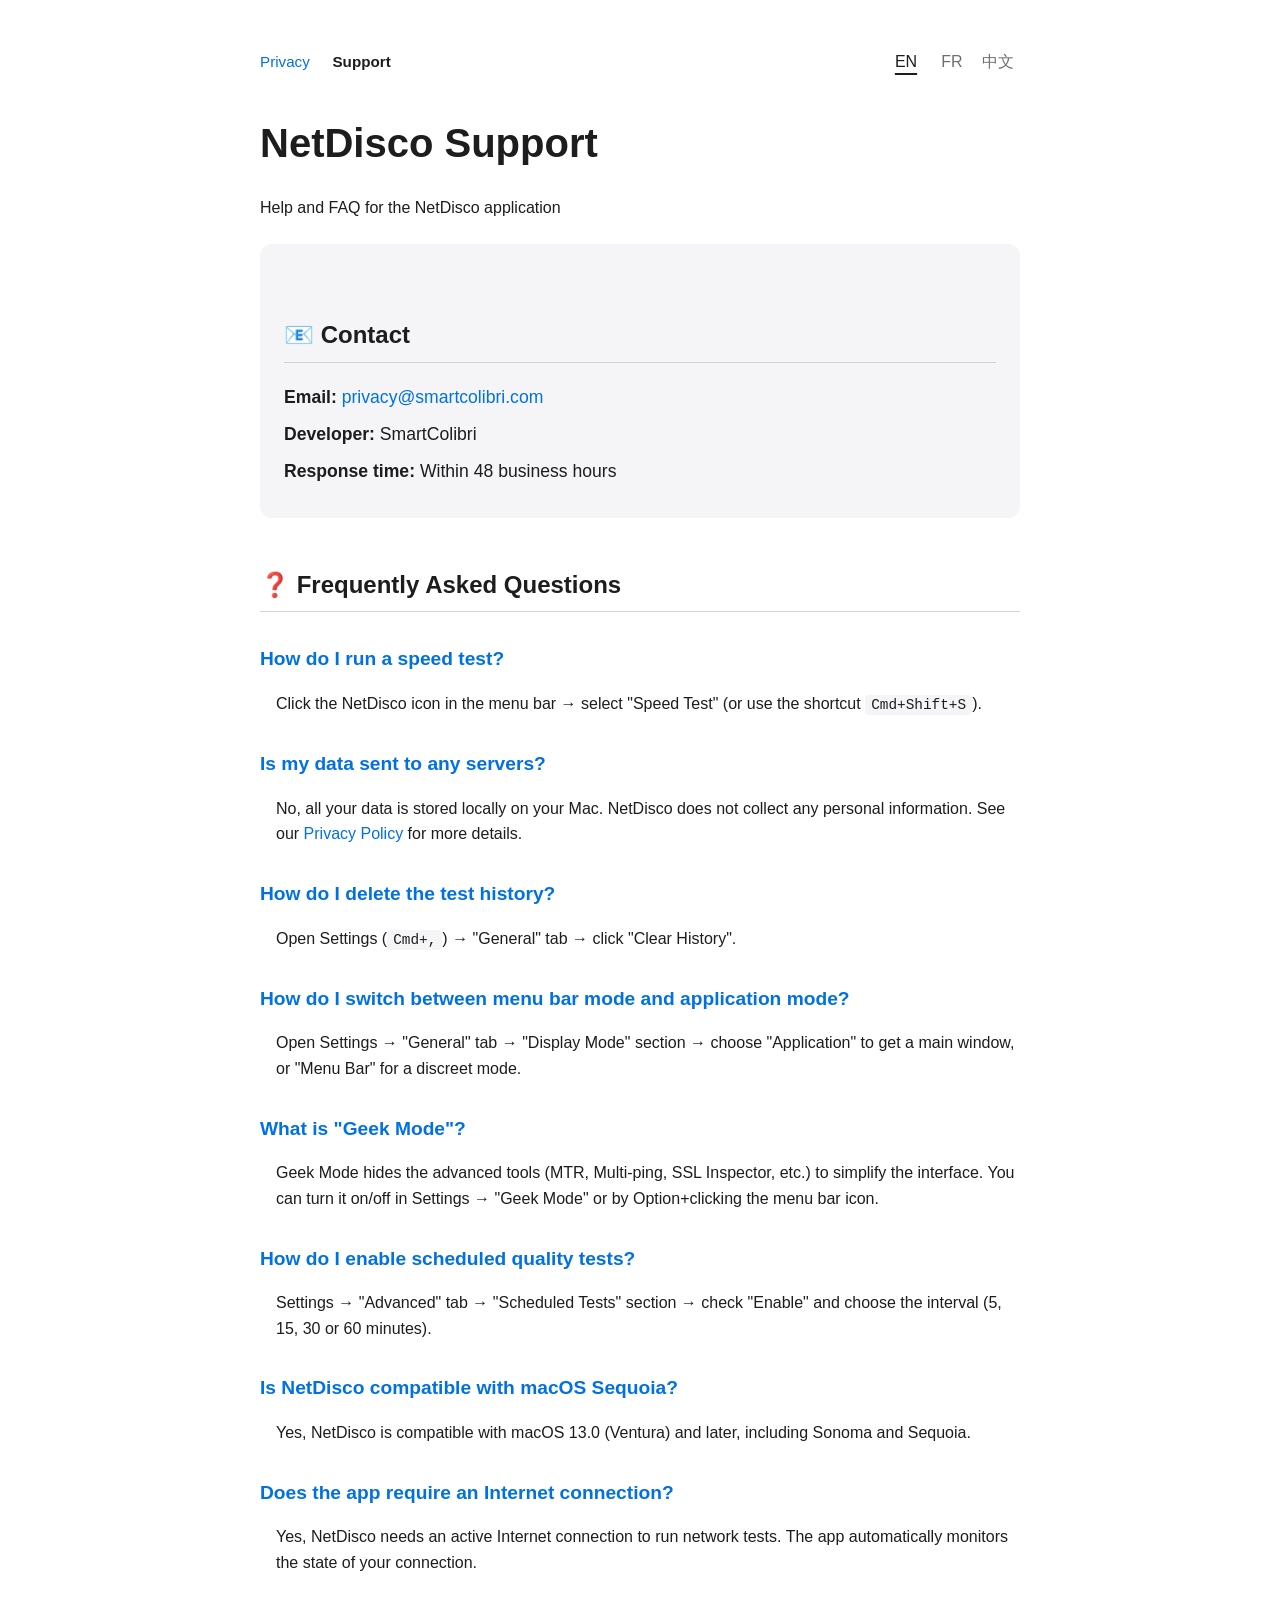
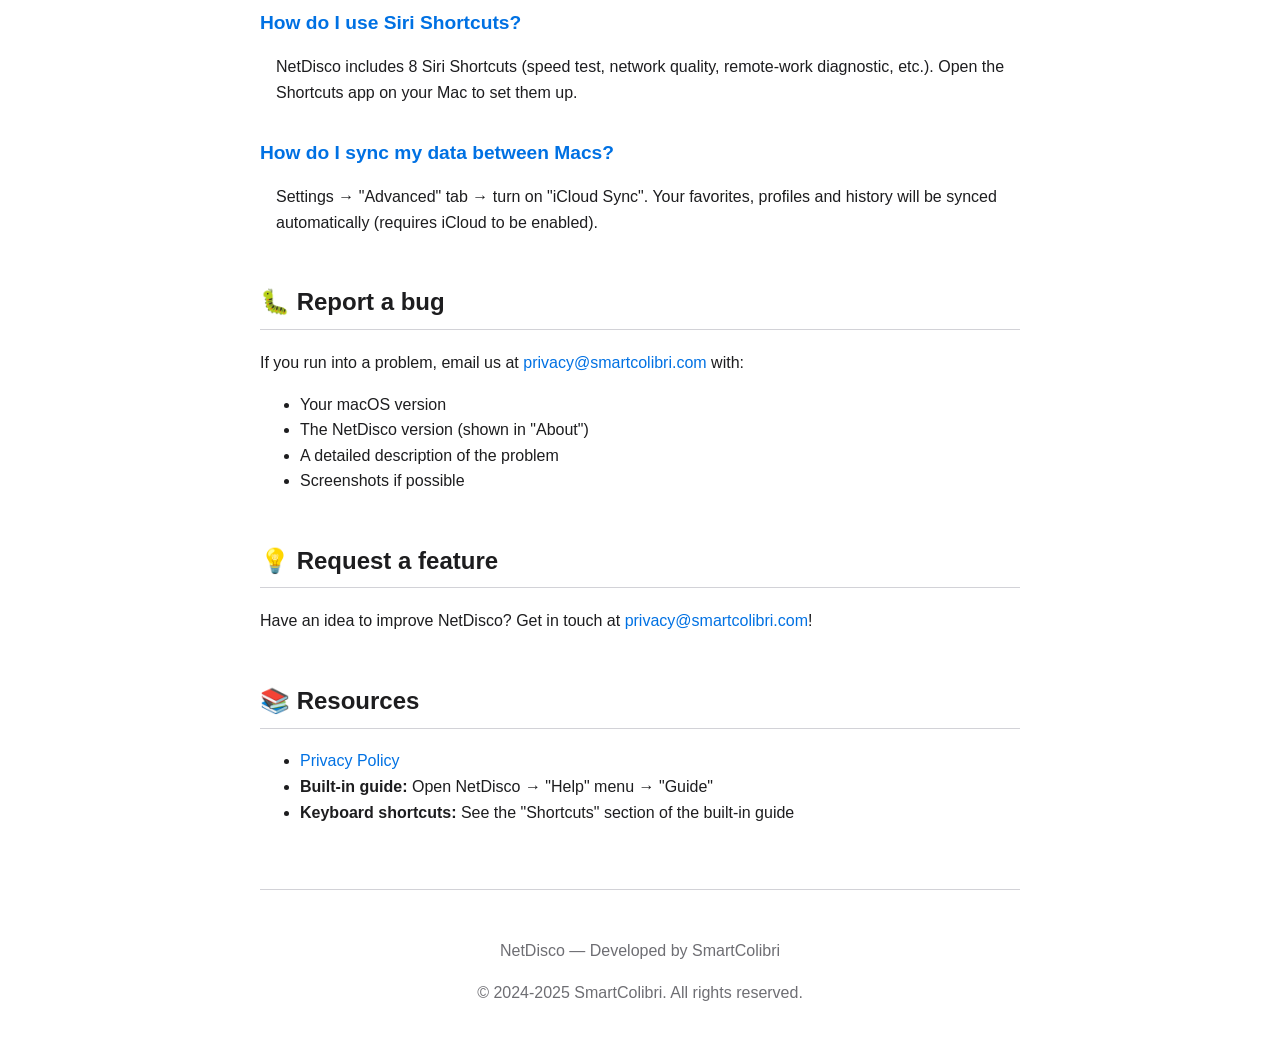
<file: netdisco-privacy/support.html>
<!DOCTYPE html>
<html lang="en">
<head>
    <meta charset="UTF-8">
    <meta name="viewport" content="width=device-width, initial-scale=1.0">
    <title>Support — NetDisco</title>
    <style>
        :root {
            --bg: #ffffff;
            --text: #1d1d1f;
            --secondary: #6e6e73;
            --accent: #0071e3;
            --border: #d2d2d7;
            --card-bg: #f5f5f7;
        }
        @media (prefers-color-scheme: dark) {
            :root {
                --bg: #1d1d1f;
                --text: #f5f5f7;
                --secondary: #a1a1a6;
                --accent: #2997ff;
                --border: #424245;
                --card-bg: #2d2d2d;
            }
        }
        * {
            box-sizing: border-box;
        }
        body {
            font-family: -apple-system, BlinkMacSystemFont, "Segoe UI", Roboto, Helvetica, Arial, sans-serif;
            line-height: 1.6;
            color: var(--text);
            background: var(--bg);
            max-width: 800px;
            margin: 0 auto;
            padding: 40px 20px;
        }
        h1 {
            font-size: 2.5em;
            font-weight: 700;
            margin-bottom: 0.5em;
        }
        h2 {
            font-size: 1.5em;
            font-weight: 600;
            margin-top: 2em;
            padding-bottom: 0.3em;
            border-bottom: 1px solid var(--border);
        }
        h3 {
            font-size: 1.2em;
            font-weight: 600;
            margin-top: 1.5em;
            color: var(--accent);
        }
        .contact-card {
            background: var(--card-bg);
            border-radius: 12px;
            padding: 24px;
            margin: 1.5em 0;
        }
        .contact-card p {
            margin: 0.5em 0;
            font-size: 1.1em;
        }
        a {
            color: var(--accent);
            text-decoration: none;
        }
        a:hover {
            text-decoration: underline;
        }
        .faq-item {
            margin: 2em 0;
        }
        .faq-item h3 {
            margin-bottom: 0.5em;
        }
        .faq-item p {
            color: var(--text);
            margin-left: 1em;
        }
        code {
            background: var(--card-bg);
            padding: 2px 6px;
            border-radius: 4px;
            font-family: 'SF Mono', Monaco, 'Courier New', monospace;
            font-size: 0.9em;
        }
        .footer {
            margin-top: 4em;
            padding-top: 2em;
            border-top: 1px solid var(--border);
            color: var(--secondary);
            text-align: center;
        }

        /* Trilingual mechanism: same as the home page (classes .en/.fr/.zh on body.lang-*,
           localStorage key "vl-lang", assets/monograph/v1/monograph.js). Only hiding rules. */
        body:not(.lang-fr) .fr { display: none !important; }
        body:not(.lang-zh) .zh { display: none !important; }
        body.lang-fr .en, body.lang-zh .en { display: none !important; }
        body.lang-zh {
            font-family: -apple-system, BlinkMacSystemFont, "Segoe UI", Roboto, Helvetica, Arial,
                         "PingFang TC", "Noto Sans TC", "Microsoft JhengHei", sans-serif;
            line-break: strict;
            word-break: normal;
        }
        body.lang-zh h1, body.lang-zh h2, body.lang-zh h3 { letter-spacing: normal; }
        .topbar {
            display: flex;
            align-items: center;
            justify-content: space-between;
            gap: 16px;
            flex-wrap: wrap;
            margin-bottom: 1em;
        }
        .topbar nav a { margin-right: 1.2em; font-size: 0.95em; }
        .topbar nav a[aria-current="page"] { color: var(--text); font-weight: 600; }
        .langs { display: flex; gap: 2px; }
        .langs button {
            font: inherit;
            min-height: 44px;
            min-width: 44px;
            padding: 0 6px;
            border: 0;
            background: transparent;
            color: var(--secondary);
            cursor: pointer;
        }
        .langs button.on {
            color: var(--text);
            text-decoration: underline;
            text-underline-offset: 6px;
            text-decoration-thickness: 2px;
        }
        .langs button:not(.on):hover { color: var(--text); }
        .langs button:focus-visible, .topbar a:focus-visible { outline: 2px solid var(--accent); outline-offset: 2px; }
        .prevail { color: var(--secondary); font-size: 0.9em; margin-top: 2em; }
        .tablewrap { overflow-x: auto; }
    </style>
    <script defer src="/vl.js"></script>
</head>
<body class="lang-en">
    <div class="topbar">
        <nav>
            <a href="index.html"><span class="en">Privacy</span><span class="fr">Confidentialité</span><span class="zh">隱私權</span></a>
            <a href="support.html" aria-current="page"><span class="en">Support</span><span class="fr">Support</span><span class="zh">技術支援</span></a>
        </nav>
        <div class="langs" role="group" aria-label="Language / Langue / 語言">
            <button type="button" data-lang="en" class="on">EN</button>
            <button type="button" data-lang="fr">FR</button>
            <button type="button" data-lang="zh">中文</button>
        </div>
    </div>

    <div class="en" lang="en">
    <h1>NetDisco Support</h1>
    <p class="update-date">Help and FAQ for the NetDisco application</p>

    <div class="contact-card">
        <h2>📧 Contact</h2>
        <p><strong>Email:</strong> <a href="mailto:privacy@smartcolibri.com">privacy@smartcolibri.com</a></p>
        <p><strong>Developer:</strong> SmartColibri</p>
        <p><strong>Response time:</strong> Within 48 business hours</p>
    </div>

    <h2>❓ Frequently Asked Questions</h2>

    <div class="faq-item">
        <h3>How do I run a speed test?</h3>
        <p>Click the NetDisco icon in the menu bar → select "Speed Test" (or use the shortcut <code>Cmd+Shift+S</code>).</p>
    </div>

    <div class="faq-item">
        <h3>Is my data sent to any servers?</h3>
        <p>No, all your data is stored locally on your Mac. NetDisco does not collect any personal information. See our <a href="index.html">Privacy Policy</a> for more details.</p>
    </div>

    <div class="faq-item">
        <h3>How do I delete the test history?</h3>
        <p>Open Settings (<code>Cmd+,</code>) → "General" tab → click "Clear History".</p>
    </div>

    <div class="faq-item">
        <h3>How do I switch between menu bar mode and application mode?</h3>
        <p>Open Settings → "General" tab → "Display Mode" section → choose "Application" to get a main window, or "Menu Bar" for a discreet mode.</p>
    </div>

    <div class="faq-item">
        <h3>What is "Geek Mode"?</h3>
        <p>Geek Mode hides the advanced tools (MTR, Multi-ping, SSL Inspector, etc.) to simplify the interface. You can turn it on/off in Settings → "Geek Mode" or by Option+clicking the menu bar icon.</p>
    </div>

    <div class="faq-item">
        <h3>How do I enable scheduled quality tests?</h3>
        <p>Settings → "Advanced" tab → "Scheduled Tests" section → check "Enable" and choose the interval (5, 15, 30 or 60 minutes).</p>
    </div>

    <div class="faq-item">
        <h3>Is NetDisco compatible with macOS Sequoia?</h3>
        <p>Yes, NetDisco is compatible with macOS 13.0 (Ventura) and later, including Sonoma and Sequoia.</p>
    </div>

    <div class="faq-item">
        <h3>Does the app require an Internet connection?</h3>
        <p>Yes, NetDisco needs an active Internet connection to run network tests. The app automatically monitors the state of your connection.</p>
    </div>

    <div class="faq-item">
        <h3>How do I use Siri Shortcuts?</h3>
        <p>NetDisco includes 8 Siri Shortcuts (speed test, network quality, remote-work diagnostic, etc.). Open the Shortcuts app on your Mac to set them up.</p>
    </div>

    <div class="faq-item">
        <h3>How do I sync my data between Macs?</h3>
        <p>Settings → "Advanced" tab → turn on "iCloud Sync". Your favorites, profiles and history will be synced automatically (requires iCloud to be enabled).</p>
    </div>

    <h2>🐛 Report a bug</h2>
    <p>If you run into a problem, email us at <a href="mailto:privacy@smartcolibri.com">privacy@smartcolibri.com</a> with:</p>
    <ul>
        <li>Your macOS version</li>
        <li>The NetDisco version (shown in "About")</li>
        <li>A detailed description of the problem</li>
        <li>Screenshots if possible</li>
    </ul>

    <h2>💡 Request a feature</h2>
    <p>Have an idea to improve NetDisco? Get in touch at <a href="mailto:privacy@smartcolibri.com">privacy@smartcolibri.com</a>!</p>

    <h2>📚 Resources</h2>
    <ul>
        <li><a href="index.html">Privacy Policy</a></li>
        <li><strong>Built-in guide:</strong> Open NetDisco → "Help" menu → "Guide"</li>
        <li><strong>Keyboard shortcuts:</strong> See the "Shortcuts" section of the built-in guide</li>
    </ul>
</div>

    <div class="fr" lang="fr">
    <h1>Support NetDisco</h1>
    <p class="update-date">Assistance et FAQ pour l'application NetDisco</p>

    <div class="contact-card">
        <h2>📧 Contact</h2>
        <p><strong>Email :</strong> <a href="mailto:privacy@smartcolibri.com">privacy@smartcolibri.com</a></p>
        <p><strong>Développeur :</strong> SmartColibri</p>
        <p><strong>Temps de réponse :</strong> Sous 48h ouvrées</p>
    </div>

    <h2>❓ Foire Aux Questions</h2>

    <div class="faq-item">
        <h3>Comment lancer un test de débit ?</h3>
        <p>Cliquez sur l'icône NetDisco dans la barre de menus → sélectionnez "Test de débit" (ou utilisez le raccourci <code>Cmd+Shift+S</code>).</p>
    </div>

    <div class="faq-item">
        <h3>Les données sont-elles envoyées à des serveurs ?</h3>
        <p>Non, toutes vos données sont stockées localement sur votre Mac. NetDisco ne collecte aucune information personnelle. Consultez notre <a href="index.html">Politique de confidentialité</a> pour plus de détails.</p>
    </div>

    <div class="faq-item">
        <h3>Comment supprimer l'historique des tests ?</h3>
        <p>Ouvrez les Réglages (<code>Cmd+,</code>) → onglet "Général" → cliquez sur "Effacer l'historique".</p>
    </div>

    <div class="faq-item">
        <h3>Comment passer du mode barre de menus au mode application ?</h3>
        <p>Ouvrez les Réglages → onglet "Général" → section "Mode d'affichage" → choisissez "Application" pour avoir une fenêtre d'accueil, ou "Barre de menus" pour un mode discret.</p>
    </div>

    <div class="faq-item">
        <h3>Qu'est-ce que le "Mode Geek" ?</h3>
        <p>Le Mode Geek masque les outils avancés (MTR, Multi-ping, SSL Inspector, etc.) pour simplifier l'interface. Vous pouvez l'activer/désactiver dans Réglages → "Mode Geek" ou en faisant Option+Clic sur l'icône de la barre de menus.</p>
    </div>

    <div class="faq-item">
        <h3>Comment activer les tests qualité planifiés ?</h3>
        <p>Réglages → onglet "Avancé" → section "Tests planifiés" → cochez "Activer" et choisissez l'intervalle (5, 15, 30 ou 60 minutes).</p>
    </div>

    <div class="faq-item">
        <h3>NetDisco est-il compatible avec macOS Sequoia ?</h3>
        <p>Oui, NetDisco est compatible avec macOS 13.0 (Ventura) et supérieur, incluant Sonoma et Sequoia.</p>
    </div>

    <div class="faq-item">
        <h3>L'app nécessite-t-elle une connexion Internet ?</h3>
        <p>Oui, NetDisco a besoin d'une connexion Internet active pour effectuer les tests réseau. L'app surveille automatiquement l'état de votre connexion.</p>
    </div>

    <div class="faq-item">
        <h3>Comment utiliser les raccourcis Siri ?</h3>
        <p>NetDisco intègre 8 raccourcis Siri (test de débit, qualité réseau, diagnostic télétravail, etc.). Ouvrez l'app Raccourcis sur votre Mac pour les configurer.</p>
    </div>

    <div class="faq-item">
        <h3>Comment synchroniser mes données entre Macs ?</h3>
        <p>Réglages → onglet "Avancé" → activez "Synchronisation iCloud". Vos favoris, profils et historique seront synchronisés automatiquement (nécessite iCloud activé).</p>
    </div>

    <h2>🐛 Signaler un bug</h2>
    <p>Si vous rencontrez un problème, envoyez-nous un email à <a href="mailto:privacy@smartcolibri.com">privacy@smartcolibri.com</a> avec :</p>
    <ul>
        <li>Votre version de macOS</li>
        <li>La version de NetDisco (visible dans "À propos")</li>
        <li>Une description détaillée du problème</li>
        <li>Des captures d'écran si possible</li>
    </ul>

    <h2>💡 Demander une fonctionnalité</h2>
    <p>Vous avez une idée pour améliorer NetDisco ? Contactez-nous à <a href="mailto:privacy@smartcolibri.com">privacy@smartcolibri.com</a> !</p>

    <h2>📚 Ressources</h2>
    <ul>
        <li><a href="index.html">Politique de confidentialité</a></li>
        <li><strong>Guide intégré :</strong> Ouvrez NetDisco → menu "Aide" → "Guide"</li>
        <li><strong>Raccourcis clavier :</strong> Consultez le guide intégré section "Raccourcis"</li>
    </ul>
</div>

    <div class="zh" lang="zh-Hant">
    <h1>NetDisco 技術支援</h1>
    <p class="update-date">NetDisco 應用程式的協助與常見問題</p>

    <div class="contact-card">
        <h2>📧 聯絡方式</h2>
        <p><strong>電子郵件：</strong><a href="mailto:privacy@smartcolibri.com">privacy@smartcolibri.com</a></p>
        <p><strong>開發者：</strong>SmartColibri</p>
        <p><strong>回覆時間：</strong>48 個工作小時內</p>
    </div>

    <h2>❓ 常見問題</h2>

    <div class="faq-item">
        <h3>如何執行速度測試？</h3>
        <p>點選選單列中的 NetDisco 圖示 → 選擇「速度測試」（或使用快速鍵 <code>Cmd+Shift+S</code>）。</p>
    </div>

    <div class="faq-item">
        <h3>我的資料會傳送到伺服器嗎？</h3>
        <p>不會，您的所有資料都儲存在您 Mac 的本機。NetDisco 不會收集任何個人資訊。詳情請參閱我們的<a href="index.html">隱私權政策</a>。</p>
    </div>

    <div class="faq-item">
        <h3>如何刪除測試記錄？</h3>
        <p>開啟「設定」（<code>Cmd+,</code>） → 「一般」分頁 → 點選「清除記錄」。</p>
    </div>

    <div class="faq-item">
        <h3>如何在選單列模式與應用程式模式之間切換？</h3>
        <p>開啟「設定」 → 「一般」分頁 → 「顯示模式」區段 → 選擇「應用程式」以顯示主視窗，或選擇「選單列」使用低調模式。</p>
    </div>

    <div class="faq-item">
        <h3>什麼是「極客模式」？</h3>
        <p>極客模式會隱藏進階工具（MTR、Multi-ping、SSL Inspector 等）以簡化介面。您可在「設定」 → 「極客模式」中開啟或關閉，或按住 Option 鍵點選選單列圖示。</p>
    </div>

    <div class="faq-item">
        <h3>如何啟用排程品質測試？</h3>
        <p>「設定」 → 「進階」分頁 → 「排程測試」區段 → 勾選「啟用」並選擇間隔（5、15、30 或 60 分鐘）。</p>
    </div>

    <div class="faq-item">
        <h3>NetDisco 與 macOS Sequoia 相容嗎？</h3>
        <p>相容，NetDisco 支援 macOS 13.0（Ventura）及更新版本，包括 Sonoma 與 Sequoia。</p>
    </div>

    <div class="faq-item">
        <h3>應用程式需要網際網路連線嗎？</h3>
        <p>需要，NetDisco 需要有效的網際網路連線才能執行網路測試。應用程式會自動監控您的連線狀態。</p>
    </div>

    <div class="faq-item">
        <h3>如何使用 Siri 捷徑？</h3>
        <p>NetDisco 內建 8 個 Siri 捷徑（速度測試、網路品質、遠距工作診斷等）。請在 Mac 上開啟「捷徑」App 進行設定。</p>
    </div>

    <div class="faq-item">
        <h3>如何在多部 Mac 之間同步我的資料？</h3>
        <p>「設定」 → 「進階」分頁 → 開啟「iCloud 同步」。您的我的最愛、設定檔與記錄會自動同步（需啟用 iCloud）。</p>
    </div>

    <h2>🐛 回報錯誤</h2>
    <p>如果您遇到問題，請寄電子郵件至 <a href="mailto:privacy@smartcolibri.com">privacy@smartcolibri.com</a>，並附上：</p>
    <ul>
        <li>您的 macOS 版本</li>
        <li>NetDisco 版本（可在「關於」中查看）</li>
        <li>問題的詳細描述</li>
        <li>如有可能，請附上螢幕截圖</li>
    </ul>

    <h2>💡 建議新功能</h2>
    <p>對於改進 NetDisco 有任何想法嗎？歡迎來信 <a href="mailto:privacy@smartcolibri.com">privacy@smartcolibri.com</a>！</p>

    <h2>📚 資源</h2>
    <ul>
        <li><a href="index.html">隱私權政策</a></li>
        <li><strong>內建指南：</strong>開啟 NetDisco → 「說明」選單 → 「指南」</li>
        <li><strong>鍵盤快速鍵：</strong>請參閱內建指南的「快速鍵」章節</li>
    </ul>
</div>

    <div class="footer">
        <p><span class="en">NetDisco — Developed by SmartColibri</span><span class="fr">NetDisco — Développé par SmartColibri</span><span class="zh">NetDisco — 由 SmartColibri 開發</span></p>
        <p>© 2024-2025 SmartColibri. <span class="en">All rights reserved.</span><span class="fr">Tous droits réservés.</span><span class="zh">版權所有。</span></p>
    </div>
    <script src="../assets/monograph/v1/monograph.js"></script>
    <script>
        /* Localised <title>, following body.lang-* set by monograph.js */
        (function () {
            var T = {en: "Support — NetDisco", fr: "Support — NetDisco", zh: "技術支援 — NetDisco"};
            function paint() {
                var c = document.body.className.match(/lang-(en|fr|zh)/);
                if (c) document.title = T[c[1]];
            }
            new MutationObserver(paint).observe(document.body, { attributes: true, attributeFilter: ['class'] });
            paint();
        })();
    </script>
</body>
</html>
</file>
<file: assets/base.css>
/* ==========================================================================
   base.css — socle commun des landing pages
   version 1.0.5 — 2026-08-21
   --------------------------------------------------------------------------
   Ce fichier pose le plancher : tokens, typographie, accessibilité.
   Il ne dessine aucune mise en page — chaque page garde la sienne.

   Pour l'utiliser dans un autre projet : copier ce fichier dans son docs/
   et le référencer avant le <style> de la page. Le seul token à redéfinir
   est --accent (et --accent-soft), qui porte l'identité du projet.

   Si tu modifies ce fichier, incrémente la version ci-dessus : elle permet
   de repérer les copies périmées dans les autres repos.
   ========================================================================== */

:root{
  /* Surfaces — noir légèrement froid, pour laisser les accents ressortir */
  --bg:        #0a0c12;
  --bg-lift:   #0e1119;
  --surface:   #12151f;
  --surface-2: #171b28;
  --line:      #232838;
  --line-soft: #1a1e2b;

  /* Texte */
  --txt:   #e8ecf5;
  --muted: #8b93a7;
  --faint: #7a8399;

  /* Accent — redéfini par chaque projet */
  --accent:      #5b8bff;
  --accent-soft: rgba(91,139,255,.14);

  /* Couleur du texte POSÉ SUR l'accent (bouton plein, pastille, skip link).
     Les accents du corpus sont choisis pour être lisibles *en texte* sur fond
     sombre : ils sont donc tous clairs, et du blanc dessus tombe entre 1.8:1
     et 3.9:1 — illisible sur les 14 projets sans exception. Cette encre sombre
     donne au pire 5.08:1 (TheNews, l'accent le plus foncé). Ne jamais écrire
     `color:#fff` sur un fond d'accent : utiliser ce token. */
  --on-accent:   #08090d;

  /* Rythme */
  --radius:    14px;
  --radius-sm: 9px;
  --gap:       20px;

  /* Élévation par z-index nommés, plutôt qu'au jugé */
  --z-nav: 20;
  --z-top: 50;
}

/* Typographie
   Une seule fonte chargée : JetBrains Mono, réservée aux relevés, labels et
   métadonnées — c'est ce qui signe « instrument de mesure ». Le corps reste
   en pile système : zéro requête supplémentaire, et le rendu natif macOS.

   Les trois dernières familles de --font-sans ne servent qu'au chinois : le
   navigateur descend la pile glyphe par glyphe, donc le latin est rendu par
   les fontes système d'avant et n'est pas affecté. PingFang TC est natif
   macOS/iOS, mais le corpus est aussi lu depuis Windows et Android — sans
   Noto Sans TC / Microsoft JhengHei ces visiteurs tombent sur une fonte Han
   arbitraire, souvent simplifiée. */
:root{
  --font-sans: -apple-system, BlinkMacSystemFont, "Segoe UI", Roboto, Helvetica, Arial,
               "PingFang TC", "Noto Sans TC", "Microsoft JhengHei", sans-serif;
  --font-mono: "JetBrains Mono", ui-monospace, SFMono-Regular, Menlo, monospace;
}

*{box-sizing:border-box;margin:0;padding:0}
/* Le corpus est sombre par choix : sans ce signal, scrollbars et widgets
   natifs (champs, menus) restent clairs sur certains navigateurs. */
html{scroll-behavior:smooth;-webkit-text-size-adjust:100%;color-scheme:dark}

body{
  font-family:var(--font-sans);
  background:var(--bg);
  color:var(--txt);
  line-height:1.6;
  -webkit-font-smoothing:antialiased;
  text-rendering:optimizeLegibility;
}

a{color:inherit;text-decoration:none}

/* Titres : la personnalité vient du serrage et du poids, pas d'un dégradé */
h1,h2,h3{line-height:1.12;letter-spacing:-.025em;font-weight:800}

/* Relevés monospace — labels, métadonnées, valeurs */
.mono{font-family:var(--font-mono);font-variant-ligatures:none}

/* Les balises de code : sans cette règle, le navigateur leur applique sa
   monospace par défaut et JetBrains Mono est chargée pour rien. */
code,kbd,samp,pre{font-family:var(--font-mono)}
.eyebrow{
  font-family:var(--font-mono);
  font-size:.7rem;font-weight:600;
  text-transform:uppercase;letter-spacing:.12em;
  color:var(--accent);
}

/* --- Bascule de langue : EN / FR / 中文（繁體） --------------------------- */

/* Le contenu porte les trois variantes en dur ; c'est la classe posée sur
   <body> par setLang() qui décide laquelle s'affiche. L'anglais est le défaut
   nu : si le JS ne s'exécute pas, la page reste lisible en anglais plutôt que
   d'afficher les trois langues empilées.

   On n'écrit QUE des règles de masquage, jamais d'affichage : la variante
   active garde ainsi le display que lui donne la mise en page de la page
   (`.legend span{display:inline-flex}` par exemple). Une règle d'affichage
   générique écraserait ces display locaux et casserait les alignements.

   `!important` est ici légitime et nécessaire : c'est une bascule d'état, et
   elle doit gagner contre n'importe quel sélecteur de mise en page. Sans lui,
   un simple `.legend span` (0,0,1,1) bat `.fr` (0,0,1,0) et affiche les trois
   langues empilées — c'est exactement ce qui s'est produit au premier essai. */
body:not(.lang-fr) .fr{display:none !important}
body:not(.lang-zh) .zh{display:none !important}
body.lang-fr .en,body.lang-zh .en{display:none !important}

/* Le serrage négatif des titres est calibré pour l'alphabet latin ; appliqué
   à des idéogrammes il les fait se chevaucher. Le chinois n'a pas non plus
   d'espaces entre les mots : sans `line-break:strict` le navigateur coupe
   n'importe où, y compris avant une ponctuation qui ne doit jamais ouvrir
   une ligne. */
body.lang-zh h1,body.lang-zh h2,body.lang-zh h3{letter-spacing:normal}
body.lang-zh{line-break:strict;word-break:normal}

/* Un idéogramme occupe une pleine chasse, là où une lettre latine en occupe
   grosso modo la moitié : à taille égale, un titre chinois est deux fois plus
   large que sa traduction anglaise et déborde de sa colonne, en abandonnant
   un caractère isolé sur la dernière ligne. On redescend donc les titres,
   une seule fois ici plutôt qu'en rognant les traductions page par page.
   La valeur est absolue et non relative : `em` se calculerait sur <body>,
   pas sur le clamp que chaque page donne à son h1. */
body.lang-zh h1{font-size:clamp(28px,4.2vw,44px)}
body.lang-zh h2{font-size:clamp(22px,3vw,32px)}

/* La plupart des pages redéfinissent `body{font:16px/1.65 -apple-system,…}`
   dans leur propre <style>, chargé après le socle : leur pile écrase alors
   --font-sans et les familles chinoises n'arrivent jamais. `body.lang-zh`
   (0,0,1,1) repasse devant ce `body` (0,0,0,1) — et seulement en chinois,
   donc le rendu latin des deux autres langues reste celui de la page.
   On ne rétablit que la famille : la taille et l'interligne du raccourci
   `font:` de la page restent en place. */
body.lang-zh{font-family:var(--font-sans)}

/* --- Plancher d'accessibilité ------------------------------------------- */

/* Focus lisible sur fond sombre. Le ring natif existe déjà mais se perd
   sur ces surfaces : on le renforce sans jamais le supprimer. */
:focus-visible{
  outline:2px solid var(--accent);
  outline-offset:3px;
  border-radius:4px;
}

/* Corps lisible sur mobile : jamais sous 16px */
@media (max-width:600px){ body{font-size:16px} }

/* Cibles tactiles : 44px minimum sur les actions principales */
.btn,.tap{min-height:44px;display:inline-flex;align-items:center;cursor:pointer}

/* Respect de la préférence système de mouvement réduit */
@media (prefers-reduced-motion: reduce){
  *,*::before,*::after{
    animation-duration:.01ms !important;
    animation-iteration-count:1 !important;
    transition-duration:.01ms !important;
    scroll-behavior:auto !important;
  }
}

/* Texte pour lecteurs d'écran uniquement — jamais display:none, qui le
   retirerait aussi de l'arbre d'accessibilité. Sert à désambiguïser des
   libellés répétés (« Open » × 26 sur le hub) sans surcharger le visuel. */
.vh{
  position:absolute;width:1px;height:1px;padding:0;margin:-1px;
  overflow:hidden;clip-path:inset(50%);white-space:nowrap;border:0;
}

/* Lien d'évitement — visible uniquement au clavier */
.skip{
  position:absolute;left:-9999px;top:0;z-index:var(--z-top);
  background:var(--accent);color:var(--on-accent);padding:10px 16px;border-radius:0 0 var(--radius-sm) 0;
  font-weight:700;
}
.skip:focus{left:0}
</file>
<file: assets/monograph/v1/monograph.css>
/* ==========================================================================
   monograph.css — v1 — 2026-10-12
   La fiche monographie : chaque landing page est une réalisation du livre
   d'agence publié par le hub (vincentlauriat.github.io). Papier gris clair
   froid, encre, une seule police, une seule couleur — celle du projet.

   Autonome : remplace le base.css sombre des pages. Il porte la bascule
   EN / FR / 中文, le plancher d'accessibilité et toute la mise en page.

   Chargement, depuis n'importe quelle page du domaine :
     <link rel="stylesheet" href="/assets/monograph/v1/monograph.css">
     <script src="/assets/monograph/v1/monograph.js" defer></script>
   et la couleur du projet sur <html> :
     style="--accent:#…;--on-accent:#…;--accent-ink:#…"
       --accent      aplat (ouverture, bouton principal, sélection)
       --on-accent   texte posé sur l'aplat, ≥ 4.5:1
       --accent-ink  la couleur en texte et en trait, ≥ 4.5:1 sur le papier

   Toute évolution qui casse une page passe par v2/ : les pages déjà
   publiées gardent v1.
   ========================================================================== */

@font-face{font-family:"Schibsted Grotesk";src:url("../../schibsted.woff2") format("woff2");
  font-weight:400 900;font-display:swap}

:root{
  --paper:#eff1f2;
  --plate:#e4e7e9;
  --ink:#141414;
  --ink-2:#4d5155;       /* 7.1:1 sur le papier, 6.4:1 sur les planches */
  --rule:#c2c6c9;
  --grid:#cfd3d6;
  --accent:#2340c8; --on-accent:#eff1f2; --accent-ink:#2340c8;
  --sans:"Schibsted Grotesk", -apple-system, BlinkMacSystemFont, "Segoe UI", Helvetica, Arial,
         "PingFang TC", "Noto Sans TC", "Microsoft JhengHei", sans-serif;
  --gut:clamp(20px,5vw,72px);
  --col:24px;
}

*{box-sizing:border-box;margin:0;padding:0}
html{color-scheme:light;background:var(--paper);-webkit-text-size-adjust:100%;scroll-padding-top:72px}
body{font-family:var(--sans);font-size:1.0625rem;line-height:1.55;color:var(--ink);background:var(--paper);
  -webkit-font-smoothing:antialiased;text-rendering:optimizeLegibility}
h1,h2,h3{font-weight:500;letter-spacing:-.02em;line-height:1.05;text-wrap:balance}
p{text-wrap:pretty}
a{color:inherit}
img{display:block;max-width:100%;height:auto}
b,strong{font-weight:600}
code,kbd{font-family:ui-monospace,SFMono-Regular,Menlo,monospace;font-size:.88em;
  background:var(--plate);padding:.08em .32em;overflow-wrap:anywhere}
pre{font-family:ui-monospace,SFMono-Regular,Menlo,monospace;font-size:.875rem;line-height:1.6;
  background:var(--plate);border-top:1px solid var(--ink);padding:16px 18px;overflow-x:auto;white-space:pre}
pre code{background:none;padding:0;font-size:inherit;overflow-wrap:normal}
::selection{background:var(--accent);color:var(--on-accent)}
:focus-visible{outline:2px solid var(--accent-ink);outline-offset:4px}
.num{font-variant-numeric:tabular-nums}

/* ── Langues : la classe posée sur <body> masque les deux autres.
   Masquage seul, jamais d'affichage, pour garder le display local. ── */
body:not(.lang-fr) .fr{display:none !important}
body:not(.lang-zh) .zh{display:none !important}
body.lang-fr .en,body.lang-zh .en{display:none !important}
body.lang-zh h1,body.lang-zh h2,body.lang-zh h3{letter-spacing:normal}
body.lang-zh{line-break:strict;word-break:normal}

/* ── Plancher ── */
.vh{position:absolute;width:1px;height:1px;margin:-1px;overflow:hidden;clip-path:inset(50%);white-space:nowrap;border:0}
.skip{position:absolute;left:-9999px;top:0;z-index:50;background:var(--accent);color:var(--on-accent);
  padding:12px 18px;font-weight:600;text-decoration:none}
.skip:focus{left:0}

.wrap{max-width:1440px;margin-inline:auto;padding-inline:var(--gut)}
.g12{display:grid;grid-template-columns:repeat(12,minmax(0,1fr));column-gap:var(--col)}

/* ── Titre courant ── */
.running{position:sticky;top:0;z-index:20;background:var(--paper);border-bottom:1px solid var(--rule)}
.running .wrap{display:flex;align-items:center;gap:24px;min-height:56px;font-size:.9375rem}
.running .back{display:inline-flex;align-items:center;gap:8px;min-height:44px;font-weight:600;text-decoration:none;white-space:nowrap}
.running .here{flex:1;color:var(--ink-2);white-space:nowrap;overflow:hidden;text-overflow:ellipsis}
.running .back:hover,.running .gh:hover{color:var(--accent-ink);text-decoration:underline;text-underline-offset:4px}
.langs{display:flex;gap:2px}
.langs button{font:inherit;min-height:44px;min-width:44px;padding:0 6px;border:0;background:transparent;color:var(--ink-2);cursor:pointer}
.langs button.on{color:var(--ink);text-decoration:underline;text-underline-offset:6px;text-decoration-thickness:2px}
.langs button:not(.on):hover{color:var(--ink)}
.gh{display:inline-flex;align-items:center;min-height:44px;text-decoration:none}

.arw{width:.9em;height:.9em;fill:none;stroke:currentColor;stroke-width:1.6;stroke-linecap:round;stroke-linejoin:round;flex:none}
.arw.l{transform:rotate(180deg)}
.arw.d{transform:rotate(90deg)}

/* ── Page de titre ── */
.title{padding:clamp(40px,8vh,104px) 0 clamp(56px,9vh,112px)}
.title .nm{grid-column:1/-1;display:flex;align-items:baseline;gap:.28em;flex-wrap:wrap;
  /* le nom ne se coupe jamais : la taille suit sa longueur (--len, posé par le générateur) */
  font-size:min(clamp(2.9rem,8.4vw,8rem),calc((100vw - 2 * var(--gut)) / (var(--len,8) * .56)));
  line-height:.9;letter-spacing:-.04em;font-weight:500;overflow-wrap:anywhere}
.title .no{font-weight:400;color:var(--ink-2);font-variant-numeric:tabular-nums}
.title .role{grid-column:1/-1;margin-top:18px;font-size:clamp(1.15rem,1.6vw,1.4rem);color:var(--ink-2)}
.t-left{grid-column:1/6;margin-top:clamp(36px,6vh,72px)}
.t-right{grid-column:7/-1;margin-top:clamp(36px,6vh,72px)}
.t-right:empty{display:none}
.title .g12:not(:has(.t-right .plate)) .t-left{grid-column:1/9}   /* page sans capture */
.thesis{font-size:clamp(1.55rem,2.4vw,2.3rem);line-height:1.12;font-weight:500;letter-spacing:-.02em;max-width:22ch}
.lede{margin-top:22px;max-width:48ch}
.acts{display:flex;flex-wrap:wrap;gap:12px 24px;align-items:center;margin-top:30px}
.btn{display:inline-flex;align-items:center;gap:10px;min-height:48px;padding:0 22px;font-weight:600;
  text-decoration:none;background:var(--accent);color:var(--on-accent);border:1px solid var(--accent)}
.btn:hover{background:var(--ink);border-color:var(--ink);color:var(--paper)}
.lnk{display:inline-flex;align-items:center;gap:8px;min-height:44px;font-weight:600;
  text-decoration:underline;text-underline-offset:5px;text-decoration-thickness:1px}
.lnk:hover{color:var(--accent-ink)}
.facts{margin-top:30px;border-top:1px solid var(--ink);font-size:.9375rem}
.facts div{display:grid;grid-template-columns:minmax(7.5rem,32%) minmax(0,1fr);gap:12px;padding:10px 0;border-bottom:1px solid var(--rule)}
.facts dt{color:var(--ink-2)}

/* ── Planches : la capture réelle, posée sur sa planche avec ses repères ── */
.plate{margin:0}
.plate .pl{position:relative;background:var(--plate);padding:clamp(14px,2.4vw,32px)}
.plate .pl::before,.plate .pl::after{content:"";position:absolute;width:14px;height:14px;pointer-events:none}
.plate .pl::before{left:6px;top:6px;border-left:1px solid var(--ink-2);border-top:1px solid var(--ink-2)}
.plate .pl::after{right:6px;bottom:6px;border-right:1px solid var(--ink-2);border-bottom:1px solid var(--ink-2)}
.plate img{width:100%}
.plate figcaption{margin-top:10px;font-size:.9375rem;color:var(--ink-2);max-width:60ch}
.plate figcaption .fg{color:var(--ink);margin-right:.5em}
.plate.ink .pl{background:var(--ink)}          /* capture sombre : planche d'encre */

/* ── Ouverture : la pleine page à la couleur du projet ── */
.opener{background:var(--accent);color:var(--on-accent);padding:clamp(48px,9vh,112px) 0 clamp(44px,7vh,88px)}
.opener ::selection{background:var(--on-accent);color:var(--accent)}
.op-grid{display:grid;grid-template-columns:repeat(12,minmax(0,1fr));column-gap:var(--col);align-items:end}
.numeral{grid-column:1/6;font-size:clamp(7rem,22vw,20rem);line-height:.78;letter-spacing:-.06em;font-weight:400;
  margin-left:-.04em;font-variant-numeric:tabular-nums}
.op-text{grid-column:7/-1}
.op-text h2{font-size:clamp(2rem,3.6vw,3.4rem);letter-spacing:-.025em}
.op-text p{margin-top:16px;max-width:42ch;font-size:1.125rem}
.op-text p code{background:transparent;border-bottom:1px solid currentColor;padding:0}

/* ── Chapitres : titre à gauche, matière à droite ── */
.chapter{padding:clamp(64px,10vh,120px) 0 0}
.chapter > .wrap > .g12{row-gap:0}
.ch-head{grid-column:1/5}
.ch-head h2{font-size:clamp(1.8rem,3vw,2.75rem);letter-spacing:-.03em}
.ch-head p{margin-top:14px;color:var(--ink-2);max-width:34ch}
.ch-body{grid-column:6/-1}
.ch-body > p{max-width:62ch}
.ch-body > p + p{margin-top:14px}
.ch-body > * + *{margin-top:20px}
.ch-body > * + .specs,.ch-body > * + pre,.ch-body > * + .plates{margin-top:28px}

/* liste de spécifications : nom à gauche, texte à droite, lignes réglées */
.specs{list-style:none;border-top:1px solid var(--ink)}
.specs li{display:grid;grid-template-columns:minmax(0,5fr) minmax(0,7fr);column-gap:var(--col);padding:18px 0 20px;border-bottom:1px solid var(--rule)}
.specs h3{font-size:1.25rem;letter-spacing:-.015em;line-height:1.2}
.specs p{color:var(--ink);max-width:52ch}
.specs p + p{margin-top:8px}
.specs .k{font-weight:600}

/* étapes : seule numérotation de la page hors du numéro de réalisation,
   parce que l'ordre y est l'information */
.steps{list-style:none;counter-reset:st;border-top:1px solid var(--ink)}
.steps li{counter-increment:st;display:grid;grid-template-columns:2.6rem minmax(0,1fr);gap:12px;padding:16px 0;border-bottom:1px solid var(--rule)}
.steps li::before{content:counter(st);color:var(--ink-2);font-variant-numeric:tabular-nums}

/* planches multiples dans un chapitre */
.plates{display:grid;grid-template-columns:repeat(2,minmax(0,1fr));gap:40px var(--col)}
.plates .plate.wide{grid-column:1/-1}
.gallery{padding:clamp(64px,10vh,120px) 0 0}
.gallery .plates{grid-column:1/-1}

/* tableau de données */
.tbl{width:100%;border-collapse:collapse;font-size:.9375rem;font-variant-numeric:tabular-nums}
.tbl th{text-align:left;font-weight:600;border-bottom:1px solid var(--ink);padding:8px 12px 8px 0}
.tbl td{border-bottom:1px solid var(--rule);padding:10px 12px 10px 0;vertical-align:top}
.tbl-wrap{overflow-x:auto}

/* ── Fin : dernier appel puis colophon ── */
.close{padding:clamp(80px,12vh,144px) 0 clamp(56px,9vh,104px)}
.close h2{grid-column:1/8;font-size:clamp(2.2rem,4.6vw,4.4rem);letter-spacing:-.035em;line-height:1}
.close .c-r{grid-column:8/-1;align-self:end}
.close .c-r p{max-width:40ch}
.colophon{border-top:1px solid var(--ink);padding:36px 0 64px;font-size:.9375rem}
.colophon .c1{grid-column:1/6} .colophon .c2{grid-column:7/10} .colophon .c3{grid-column:10/-1}
.colophon h2{font-size:1.125rem;margin-bottom:10px}
.colophon p{color:var(--ink-2);max-width:52ch}
.colophon p + p{margin-top:8px}
.colophon a{color:var(--ink);text-underline-offset:4px}
.colophon a:hover{color:var(--accent-ink)}

@media (max-width:960px){
  .t-left,.t-right{grid-column:1/-1}
  .t-right{margin-top:44px}
  .numeral{grid-column:1/-1}
  .op-text{grid-column:1/-1;margin-top:20px}
  .ch-head,.ch-body{grid-column:1/-1}
  .ch-body{margin-top:24px}
  .close h2,.close .c-r{grid-column:1/-1}
  .close .c-r{margin-top:24px}
  .colophon .c1,.colophon .c2,.colophon .c3{grid-column:1/-1;margin-top:24px}
}
@media (max-width:600px){
  body{font-size:1rem}
  .running .here,.running .gh{display:none}
  .running .wrap{gap:12px;justify-content:space-between}
  .g12,.op-grid{column-gap:16px}
  .specs li{grid-template-columns:1fr;row-gap:6px}
  .plates{grid-template-columns:1fr;gap:32px}
  .acts .btn{width:100%;justify-content:center}
  .title .nm.long .no{flex-basis:100%}
}
@media (prefers-reduced-motion: reduce){
  *,*::before,*::after{animation-duration:.01ms !important;transition-duration:.01ms !important;scroll-behavior:auto !important}
}
</file>
